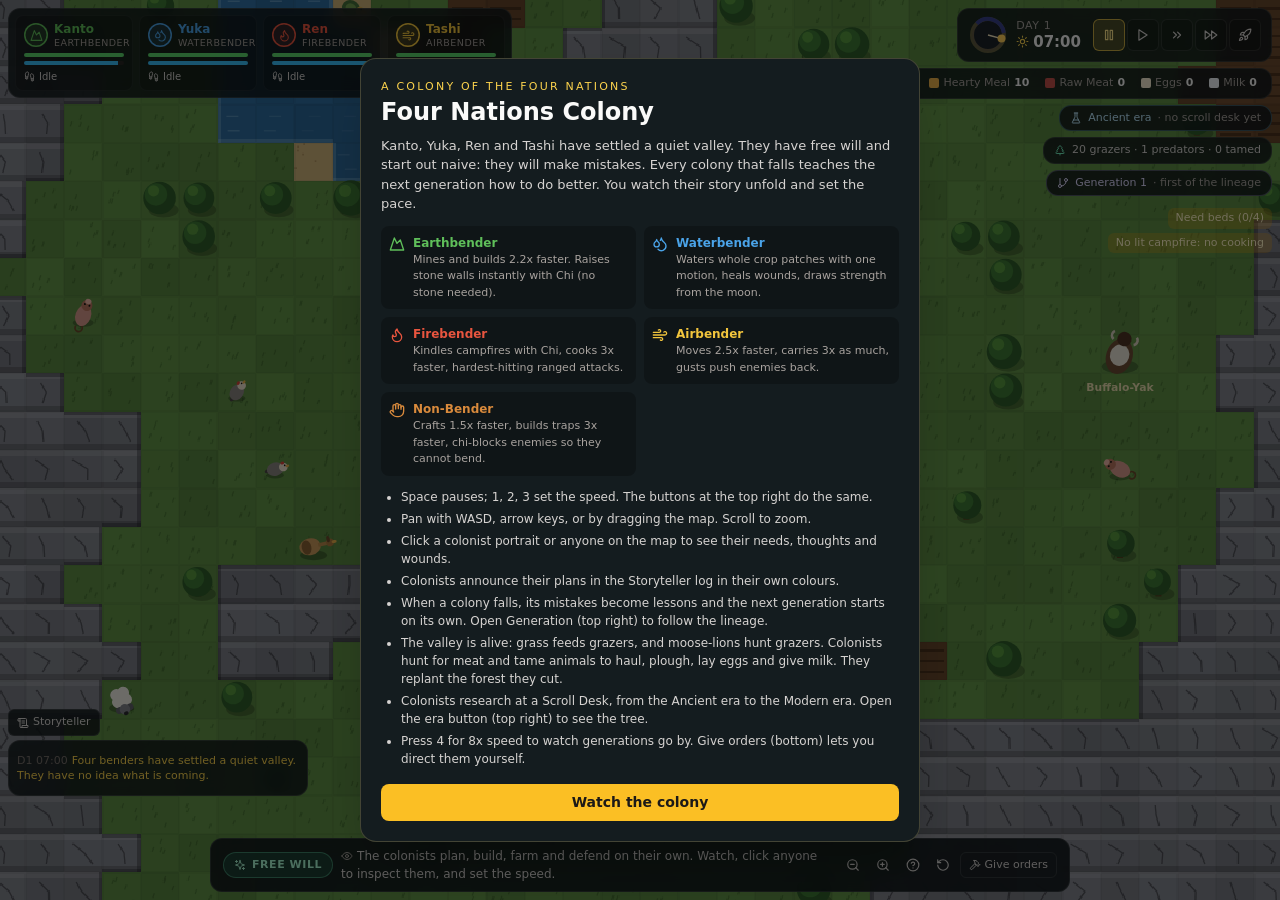
<file: avatar-colony/index.html>
<!doctype html>
<html lang="en">
<head>
<meta charset="utf-8">
<meta name="viewport" content="width=device-width, initial-scale=1, viewport-fit=cover">
<title>Four Nations Colony</title>
<meta name="claude:viewport-fit-sides" content="cover">
<style>
*,:after,:before{--tw-border-spacing-x:0;--tw-border-spacing-y:0;--tw-translate-x:0;--tw-translate-y:0;--tw-rotate:0;--tw-skew-x:0;--tw-skew-y:0;--tw-scale-x:1;--tw-scale-y:1;--tw-pan-x: ;--tw-pan-y: ;--tw-pinch-zoom: ;--tw-scroll-snap-strictness:proximity;--tw-gradient-from-position: ;--tw-gradient-via-position: ;--tw-gradient-to-position: ;--tw-ordinal: ;--tw-slashed-zero: ;--tw-numeric-figure: ;--tw-numeric-spacing: ;--tw-numeric-fraction: ;--tw-ring-inset: ;--tw-ring-offset-width:0px;--tw-ring-offset-color:#fff;--tw-ring-color:rgba(59,130,246,.5);--tw-ring-offset-shadow:0 0 #0000;--tw-ring-shadow:0 0 #0000;--tw-shadow:0 0 #0000;--tw-shadow-colored:0 0 #0000;--tw-blur: ;--tw-brightness: ;--tw-contrast: ;--tw-grayscale: ;--tw-hue-rotate: ;--tw-invert: ;--tw-saturate: ;--tw-sepia: ;--tw-drop-shadow: ;--tw-backdrop-blur: ;--tw-backdrop-brightness: ;--tw-backdrop-contrast: ;--tw-backdrop-grayscale: ;--tw-backdrop-hue-rotate: ;--tw-backdrop-invert: ;--tw-backdrop-opacity: ;--tw-backdrop-saturate: ;--tw-backdrop-sepia: ;--tw-contain-size: ;--tw-contain-layout: ;--tw-contain-paint: ;--tw-contain-style: }::backdrop{--tw-border-spacing-x:0;--tw-border-spacing-y:0;--tw-translate-x:0;--tw-translate-y:0;--tw-rotate:0;--tw-skew-x:0;--tw-skew-y:0;--tw-scale-x:1;--tw-scale-y:1;--tw-pan-x: ;--tw-pan-y: ;--tw-pinch-zoom: ;--tw-scroll-snap-strictness:proximity;--tw-gradient-from-position: ;--tw-gradient-via-position: ;--tw-gradient-to-position: ;--tw-ordinal: ;--tw-slashed-zero: ;--tw-numeric-figure: ;--tw-numeric-spacing: ;--tw-numeric-fraction: ;--tw-ring-inset: ;--tw-ring-offset-width:0px;--tw-ring-offset-color:#fff;--tw-ring-color:rgba(59,130,246,.5);--tw-ring-offset-shadow:0 0 #0000;--tw-ring-shadow:0 0 #0000;--tw-shadow:0 0 #0000;--tw-shadow-colored:0 0 #0000;--tw-blur: ;--tw-brightness: ;--tw-contrast: ;--tw-grayscale: ;--tw-hue-rotate: ;--tw-invert: ;--tw-saturate: ;--tw-sepia: ;--tw-drop-shadow: ;--tw-backdrop-blur: ;--tw-backdrop-brightness: ;--tw-backdrop-contrast: ;--tw-backdrop-grayscale: ;--tw-backdrop-hue-rotate: ;--tw-backdrop-invert: ;--tw-backdrop-opacity: ;--tw-backdrop-saturate: ;--tw-backdrop-sepia: ;--tw-contain-size: ;--tw-contain-layout: ;--tw-contain-paint: ;--tw-contain-style: }/*! tailwindcss v3.4.16 | MIT License | https://tailwindcss.com*/*,:after,:before{box-sizing:border-box;border:0 solid #e5e7eb}:after,:before{--tw-content:""}:host,html{line-height:1.5;-webkit-text-size-adjust:100%;-moz-tab-size:4;-o-tab-size:4;tab-size:4;font-family:ui-sans-serif,system-ui,sans-serif,Apple Color Emoji,Segoe UI Emoji,Segoe UI Symbol,Noto Color Emoji;font-feature-settings:normal;font-variation-settings:normal;-webkit-tap-highlight-color:transparent}body{margin:0;line-height:inherit}hr{height:0;color:inherit;border-top-width:1px}abbr:where([title]){-webkit-text-decoration:underline dotted;text-decoration:underline dotted}h1,h2,h3,h4,h5,h6{font-size:inherit;font-weight:inherit}a{color:inherit;text-decoration:inherit}b,strong{font-weight:bolder}code,kbd,pre,samp{font-family:ui-monospace,SFMono-Regular,Menlo,Monaco,Consolas,Liberation Mono,Courier New,monospace;font-feature-settings:normal;font-variation-settings:normal;font-size:1em}small{font-size:80%}sub,sup{font-size:75%;line-height:0;position:relative;vertical-align:baseline}sub{bottom:-.25em}sup{top:-.5em}table{text-indent:0;border-color:inherit;border-collapse:collapse}button,input,optgroup,select,textarea{font-family:inherit;font-feature-settings:inherit;font-variation-settings:inherit;font-size:100%;font-weight:inherit;line-height:inherit;letter-spacing:inherit;color:inherit;margin:0;padding:0}button,select{text-transform:none}button,input:where([type=button]),input:where([type=reset]),input:where([type=submit]){-webkit-appearance:button;background-color:transparent;background-image:none}:-moz-focusring{outline:auto}:-moz-ui-invalid{box-shadow:none}progress{vertical-align:baseline}::-webkit-inner-spin-button,::-webkit-outer-spin-button{height:auto}[type=search]{-webkit-appearance:textfield;outline-offset:-2px}::-webkit-search-decoration{-webkit-appearance:none}::-webkit-file-upload-button{-webkit-appearance:button;font:inherit}summary{display:list-item}blockquote,dd,dl,figure,h1,h2,h3,h4,h5,h6,hr,p,pre{margin:0}fieldset{margin:0}fieldset,legend{padding:0}menu,ol,ul{list-style:none;margin:0;padding:0}dialog{padding:0}textarea{resize:vertical}input::-moz-placeholder,textarea::-moz-placeholder{opacity:1;color:#9ca3af}input::placeholder,textarea::placeholder{opacity:1;color:#9ca3af}[role=button],button{cursor:pointer}:disabled{cursor:default}audio,canvas,embed,iframe,img,object,svg,video{display:block;vertical-align:middle}img,video{max-width:100%;height:auto}[hidden]:where(:not([hidden=until-found])){display:none}.pointer-events-none{pointer-events:none}.pointer-events-auto{pointer-events:auto}.absolute{position:absolute}.relative{position:relative}.inset-0{inset:0}.bottom-2{bottom:.5rem}.bottom-\[104px\]{bottom:104px}.left-1\/2{left:50%}.left-2{left:.5rem}.right-2{right:.5rem}.top-2{top:.5rem}.top-\[118px\]{top:118px}.z-20{z-index:20}.z-30{z-index:30}.z-40{z-index:40}.mb-0\.5{margin-bottom:.125rem}.mb-1{margin-bottom:.25rem}.mb-2{margin-bottom:.5rem}.mb-3{margin-bottom:.75rem}.mb-4{margin-bottom:1rem}.ml-1{margin-left:.25rem}.ml-auto{margin-left:auto}.mr-1{margin-right:.25rem}.mt-0\.5{margin-top:.125rem}.mt-1{margin-top:.25rem}.mt-3{margin-top:.75rem}.mt-4{margin-top:1rem}.block{display:block}.inline-block{display:inline-block}.inline{display:inline}.flex{display:flex}.\!table{display:table!important}.table{display:table}.grid{display:grid}.h-1{height:.25rem}.h-1\.5{height:.375rem}.h-2{height:.5rem}.h-2\.5{height:.625rem}.h-6{height:1.5rem}.h-8{height:2rem}.h-9{height:2.25rem}.h-full{height:100%}.max-h-\[180px\]{max-height:180px}.max-h-\[calc\(100\%-260px\)\]{max-height:calc(100% - 260px)}.max-h-full{max-height:100%}.min-h-\[120px\]{min-height:120px}.min-h-\[560px\]{min-height:560px}.w-16{width:4rem}.w-2{width:.5rem}.w-2\.5{width:.625rem}.w-6{width:1.5rem}.w-7{width:1.75rem}.w-8{width:2rem}.w-9{width:2.25rem}.w-\[118px\]{width:118px}.w-\[min\(300px\2c calc\(100\%-16px\)\)\]{width:min(300px,calc(100% - 16px))}.w-\[min\(520px\2c 100\%\)\]{width:min(520px,100%)}.w-\[min\(520px\2c calc\(100\%-32px\)\)\]{width:min(520px,calc(100% - 32px))}.w-\[min\(560px\2c 100\%\)\]{width:min(560px,100%)}.w-\[min\(620px\2c 100\%\)\]{width:min(620px,100%)}.w-\[min\(860px\2c calc\(100\%-16px\)\)\]{width:min(860px,calc(100% - 16px))}.w-\[min\(980px\2c 100\%\)\]{width:min(980px,100%)}.w-full{width:100%}.min-w-0{min-width:0}.min-w-\[320px\]{min-width:320px}.min-w-\[78px\]{min-width:78px}.max-w-\[230px\]{max-width:230px}.max-w-full{max-width:100%}.flex-1{flex:1 1 0%}.shrink-0{flex-shrink:0}.grow{flex-grow:1}.-translate-x-1\/2{--tw-translate-x:-50%;transform:translate(var(--tw-translate-x),var(--tw-translate-y)) rotate(var(--tw-rotate)) skewX(var(--tw-skew-x)) skewY(var(--tw-skew-y)) scaleX(var(--tw-scale-x)) scaleY(var(--tw-scale-y))}.cursor-pointer{cursor:pointer}.touch-none{touch-action:none}.select-none{-webkit-user-select:none;-moz-user-select:none;user-select:none}.resize{resize:both}.list-disc{list-style-type:disc}.grid-cols-1{grid-template-columns:repeat(1,minmax(0,1fr))}.flex-col{flex-direction:column}.flex-wrap{flex-wrap:wrap}.items-start{align-items:flex-start}.items-end{align-items:flex-end}.items-center{align-items:center}.justify-end{justify-content:flex-end}.justify-center{justify-content:center}.justify-between{justify-content:space-between}.gap-0\.5{gap:.125rem}.gap-1{gap:.25rem}.gap-1\.5{gap:.375rem}.gap-2{gap:.5rem}.gap-3{gap:.75rem}.space-y-0\.5>:not([hidden])~:not([hidden]){--tw-space-y-reverse:0;margin-top:calc(.125rem*(1 - var(--tw-space-y-reverse)));margin-bottom:calc(.125rem*var(--tw-space-y-reverse))}.space-y-1>:not([hidden])~:not([hidden]){--tw-space-y-reverse:0;margin-top:calc(.25rem*(1 - var(--tw-space-y-reverse)));margin-bottom:calc(.25rem*var(--tw-space-y-reverse))}.overflow-hidden{overflow:hidden}.overflow-x-auto{overflow-x:auto}.overflow-y-auto{overflow-y:auto}.truncate{overflow:hidden;text-overflow:ellipsis}.truncate,.whitespace-nowrap{white-space:nowrap}.rounded{border-radius:.25rem}.rounded-2xl{border-radius:1rem}.rounded-full{border-radius:9999px}.rounded-lg{border-radius:.5rem}.rounded-md{border-radius:.375rem}.rounded-sm{border-radius:.125rem}.rounded-xl{border-radius:.75rem}.border{border-width:1px}.border-b{border-bottom-width:1px}.border-amber-200\/20{border-color:hsla(48,97%,77%,.2)}.border-amber-200\/40{border-color:hsla(48,97%,77%,.4)}.border-amber-300\/70{border-color:rgba(252,211,77,.7)}.border-emerald-300\/40{border-color:rgba(110,231,183,.4)}.border-orange-300\/40{border-color:hsla(31,97%,72%,.4)}.border-rose-300\/50{border-color:rgba(253,164,175,.5)}.border-sky-300\/30{border-color:rgba(125,211,252,.3)}.border-sky-300\/40{border-color:rgba(125,211,252,.4)}.border-violet-300\/30{border-color:rgba(196,181,253,.3)}.border-white\/10{border-color:hsla(0,0%,100%,.1)}.border-white\/15{border-color:hsla(0,0%,100%,.15)}.border-white\/20{border-color:hsla(0,0%,100%,.2)}.border-white\/5{border-color:hsla(0,0%,100%,.05)}.border-white\/60{border-color:hsla(0,0%,100%,.6)}.bg-\[\#0d1214\]{--tw-bg-opacity:1;background-color:rgb(13 18 20/var(--tw-bg-opacity,1))}.bg-\[\#11181b\]\/85{background-color:rgba(17,24,27,.85)}.bg-\[\#11181b\]\/90{background-color:rgba(17,24,27,.9)}.bg-\[\#12171c\]{--tw-bg-opacity:1;background-color:rgb(18 23 28/var(--tw-bg-opacity,1))}.bg-\[\#14161c\]{--tw-bg-opacity:1;background-color:rgb(20 22 28/var(--tw-bg-opacity,1))}.bg-\[\#141c1f\]{--tw-bg-opacity:1;background-color:rgb(20 28 31/var(--tw-bg-opacity,1))}.bg-\[\#16131c\]{--tw-bg-opacity:1;background-color:rgb(22 19 28/var(--tw-bg-opacity,1))}.bg-\[\#c4b5fd\]{--tw-bg-opacity:1;background-color:rgb(196 181 253/var(--tw-bg-opacity,1))}.bg-\[\#d6a35c\]{--tw-bg-opacity:1;background-color:rgb(214 163 92/var(--tw-bg-opacity,1))}.bg-\[\#f87171\]{--tw-bg-opacity:1;background-color:rgb(248 113 113/var(--tw-bg-opacity,1))}.bg-\[\#facc15\]{--tw-bg-opacity:1;background-color:rgb(250 204 21/var(--tw-bg-opacity,1))}.bg-\[\#fb923c\]{--tw-bg-opacity:1;background-color:rgb(251 146 60/var(--tw-bg-opacity,1))}.bg-amber-300{--tw-bg-opacity:1;background-color:rgb(252 211 77/var(--tw-bg-opacity,1))}.bg-amber-300\/10{background-color:rgba(252,211,77,.1)}.bg-amber-300\/15{background-color:rgba(252,211,77,.15)}.bg-amber-300\/20{background-color:rgba(252,211,77,.2)}.bg-amber-400{--tw-bg-opacity:1;background-color:rgb(251 191 36/var(--tw-bg-opacity,1))}.bg-amber-500\/25{background-color:rgba(245,158,11,.25)}.bg-amber-700\/20{background-color:rgba(180,83,9,.2)}.bg-black\/20{background-color:rgba(0,0,0,.2)}.bg-black\/25{background-color:rgba(0,0,0,.25)}.bg-black\/55{background-color:rgba(0,0,0,.55)}.bg-black\/60{background-color:rgba(0,0,0,.6)}.bg-black\/70{background-color:rgba(0,0,0,.7)}.bg-emerald-400\/10{background-color:rgba(52,211,153,.1)}.bg-emerald-400\/15{background-color:rgba(52,211,153,.15)}.bg-orange-400\/15{background-color:rgba(251,146,60,.15)}.bg-rose-400{--tw-bg-opacity:1;background-color:rgb(251 113 133/var(--tw-bg-opacity,1))}.bg-rose-500\/20{background-color:rgba(244,63,94,.2)}.bg-rose-500\/80{background-color:rgba(244,63,94,.8)}.bg-rose-600\/70{background-color:rgba(225,29,72,.7)}.bg-rose-600\/80{background-color:rgba(225,29,72,.8)}.bg-sky-400{--tw-bg-opacity:1;background-color:rgb(56 189 248/var(--tw-bg-opacity,1))}.bg-sky-400\/15{background-color:rgba(56,189,248,.15)}.bg-stone-600\/60{background-color:rgba(87,83,78,.6)}.bg-stone-800{--tw-bg-opacity:1;background-color:rgb(41 37 36/var(--tw-bg-opacity,1))}.bg-teal-500\/70{background-color:rgba(20,184,166,.7)}.bg-teal-600\/50{background-color:rgba(13,148,136,.5)}.bg-violet-300{--tw-bg-opacity:1;background-color:rgb(196 181 253/var(--tw-bg-opacity,1))}.bg-white\/10{background-color:hsla(0,0%,100%,.1)}.bg-white\/15{background-color:hsla(0,0%,100%,.15)}.p-1{padding:.25rem}.p-1\.5{padding:.375rem}.p-2{padding:.5rem}.p-3{padding:.75rem}.p-4{padding:1rem}.p-5{padding:1.25rem}.px-1{padding-left:.25rem;padding-right:.25rem}.px-1\.5{padding-left:.375rem;padding-right:.375rem}.px-2{padding-left:.5rem;padding-right:.5rem}.px-2\.5{padding-left:.625rem;padding-right:.625rem}.px-3{padding-left:.75rem;padding-right:.75rem}.px-4{padding-left:1rem;padding-right:1rem}.py-0\.5{padding-top:.125rem;padding-bottom:.125rem}.py-1{padding-top:.25rem;padding-bottom:.25rem}.py-1\.5{padding-top:.375rem;padding-bottom:.375rem}.py-2{padding-top:.5rem;padding-bottom:.5rem}.py-2\.5{padding-top:.625rem;padding-bottom:.625rem}.pl-5{padding-left:1.25rem}.pr-6{padding-right:1.5rem}.text-left{text-align:left}.text-center{text-align:center}.text-right{text-align:right}.align-\[-2px\]{vertical-align:-2px}.font-sans{font-family:ui-sans-serif,system-ui,sans-serif,Apple Color Emoji,Segoe UI Emoji,Segoe UI Symbol,Noto Color Emoji}.text-2xl{font-size:1.5rem;line-height:2rem}.text-\[10\.5px\]{font-size:10.5px}.text-\[10px\]{font-size:10px}.text-\[11px\]{font-size:11px}.text-\[12px\]{font-size:12px}.text-\[13px\]{font-size:13px}.text-\[14px\]{font-size:14px}.text-\[15px\]{font-size:15px}.text-\[16px\]{font-size:16px}.text-\[9\.5px\]{font-size:9.5px}.text-xl{font-size:1.25rem;line-height:1.75rem}.font-normal{font-weight:400}.font-semibold{font-weight:600}.uppercase{text-transform:uppercase}.italic{font-style:italic}.tabular-nums{--tw-numeric-spacing:tabular-nums;font-variant-numeric:var(--tw-ordinal) var(--tw-slashed-zero) var(--tw-numeric-figure) var(--tw-numeric-spacing) var(--tw-numeric-fraction)}.leading-snug{line-height:1.375}.leading-tight{line-height:1.25}.tracking-\[0\.18em\]{letter-spacing:.18em}.tracking-\[0\.2em\]{letter-spacing:.2em}.tracking-wider{letter-spacing:.05em}.text-amber-100{--tw-text-opacity:1;color:rgb(254 243 199/var(--tw-text-opacity,1))}.text-amber-200{--tw-text-opacity:1;color:rgb(253 230 138/var(--tw-text-opacity,1))}.text-amber-300{--tw-text-opacity:1;color:rgb(252 211 77/var(--tw-text-opacity,1))}.text-emerald-200{--tw-text-opacity:1;color:rgb(167 243 208/var(--tw-text-opacity,1))}.text-emerald-300{--tw-text-opacity:1;color:rgb(110 231 183/var(--tw-text-opacity,1))}.text-indigo-300{--tw-text-opacity:1;color:rgb(165 180 252/var(--tw-text-opacity,1))}.text-orange-200{--tw-text-opacity:1;color:rgb(254 215 170/var(--tw-text-opacity,1))}.text-rose-200{--tw-text-opacity:1;color:rgb(254 205 211/var(--tw-text-opacity,1))}.text-rose-300{--tw-text-opacity:1;color:rgb(253 164 175/var(--tw-text-opacity,1))}.text-rose-400{--tw-text-opacity:1;color:rgb(251 113 133/var(--tw-text-opacity,1))}.text-sky-200{--tw-text-opacity:1;color:rgb(186 230 253/var(--tw-text-opacity,1))}.text-sky-300{--tw-text-opacity:1;color:rgb(125 211 252/var(--tw-text-opacity,1))}.text-stone-100{--tw-text-opacity:1;color:rgb(245 245 244/var(--tw-text-opacity,1))}.text-stone-200{--tw-text-opacity:1;color:rgb(231 229 228/var(--tw-text-opacity,1))}.text-stone-300{--tw-text-opacity:1;color:rgb(214 211 209/var(--tw-text-opacity,1))}.text-stone-400{--tw-text-opacity:1;color:rgb(168 162 158/var(--tw-text-opacity,1))}.text-stone-50{--tw-text-opacity:1;color:rgb(250 250 249/var(--tw-text-opacity,1))}.text-stone-500{--tw-text-opacity:1;color:rgb(120 113 108/var(--tw-text-opacity,1))}.text-stone-900{--tw-text-opacity:1;color:rgb(28 25 23/var(--tw-text-opacity,1))}.text-teal-200{--tw-text-opacity:1;color:rgb(153 246 228/var(--tw-text-opacity,1))}.text-violet-200{--tw-text-opacity:1;color:rgb(221 214 254/var(--tw-text-opacity,1))}.text-violet-300{--tw-text-opacity:1;color:rgb(196 181 253/var(--tw-text-opacity,1))}.text-white{--tw-text-opacity:1;color:rgb(255 255 255/var(--tw-text-opacity,1))}.opacity-45{opacity:.45}.opacity-50{opacity:.5}.shadow-2xl{--tw-shadow:0 25px 50px -12px rgba(0,0,0,.25);--tw-shadow-colored:0 25px 50px -12px var(--tw-shadow-color);box-shadow:var(--tw-ring-offset-shadow,0 0 #0000),var(--tw-ring-shadow,0 0 #0000),var(--tw-shadow)}.outline{outline-style:solid}.ring{--tw-ring-offset-shadow:var(--tw-ring-inset) 0 0 0 var(--tw-ring-offset-width) var(--tw-ring-offset-color);--tw-ring-shadow:var(--tw-ring-inset) 0 0 0 calc(3px + var(--tw-ring-offset-width)) var(--tw-ring-color);box-shadow:var(--tw-ring-offset-shadow),var(--tw-ring-shadow),var(--tw-shadow,0 0 #0000)}.blur{--tw-blur:blur(8px)}.blur,.filter{filter:var(--tw-blur) var(--tw-brightness) var(--tw-contrast) var(--tw-grayscale) var(--tw-hue-rotate) var(--tw-invert) var(--tw-saturate) var(--tw-sepia) var(--tw-drop-shadow)}.backdrop-blur{--tw-backdrop-blur:blur(8px);-webkit-backdrop-filter:var(--tw-backdrop-blur) var(--tw-backdrop-brightness) var(--tw-backdrop-contrast) var(--tw-backdrop-grayscale) var(--tw-backdrop-hue-rotate) var(--tw-backdrop-invert) var(--tw-backdrop-opacity) var(--tw-backdrop-saturate) var(--tw-backdrop-sepia);backdrop-filter:var(--tw-backdrop-blur) var(--tw-backdrop-brightness) var(--tw-backdrop-contrast) var(--tw-backdrop-grayscale) var(--tw-backdrop-hue-rotate) var(--tw-backdrop-invert) var(--tw-backdrop-opacity) var(--tw-backdrop-saturate) var(--tw-backdrop-sepia)}.transition-\[width\]{transition-property:width;transition-timing-function:cubic-bezier(.4,0,.2,1);transition-duration:.15s}.transition-colors{transition-property:color,background-color,border-color,text-decoration-color,fill,stroke;transition-timing-function:cubic-bezier(.4,0,.2,1);transition-duration:.15s}.duration-300{transition-duration:.3s}.last\:border-0:last-child{border-width:0}.hover\:border-amber-300\/70:hover{border-color:rgba(252,211,77,.7)}.hover\:bg-amber-300:hover{--tw-bg-opacity:1;background-color:rgb(252 211 77/var(--tw-bg-opacity,1))}.hover\:bg-emerald-400\/20:hover{background-color:rgba(52,211,153,.2)}.hover\:bg-rose-300:hover{--tw-bg-opacity:1;background-color:rgb(253 164 175/var(--tw-bg-opacity,1))}.hover\:bg-rose-500:hover{--tw-bg-opacity:1;background-color:rgb(244 63 94/var(--tw-bg-opacity,1))}.hover\:bg-sky-400\/10:hover{background-color:rgba(56,189,248,.1)}.hover\:bg-teal-500:hover{--tw-bg-opacity:1;background-color:rgb(20 184 166/var(--tw-bg-opacity,1))}.hover\:bg-violet-200:hover{--tw-bg-opacity:1;background-color:rgb(221 214 254/var(--tw-bg-opacity,1))}.hover\:bg-violet-400\/10:hover{background-color:rgba(167,139,250,.1)}.hover\:bg-white\/10:hover{background-color:hsla(0,0%,100%,.1)}.hover\:bg-white\/5:hover{background-color:hsla(0,0%,100%,.05)}.hover\:text-white:hover{--tw-text-opacity:1;color:rgb(255 255 255/var(--tw-text-opacity,1))}@media (min-width:640px){.sm\:grid-cols-2{grid-template-columns:repeat(2,minmax(0,1fr))}}@media (min-width:1024px){.lg\:grid-cols-5{grid-template-columns:repeat(5,minmax(0,1fr))}}

  /* Single deliberate dark look: a valley at dusk. */
  :root { --bg: #0d1214; --fg: #eae6dc; color-scheme: dark; }
  html, body { height: 100%; margin: 0; background: var(--bg); color: var(--fg); overflow: hidden; }
  #root { height: 100%; padding-left: env(safe-area-inset-left, 0px); padding-right: env(safe-area-inset-right, 0px); box-sizing: border-box; }
  button:focus-visible { outline: 2px solid #fbbf24; outline-offset: 2px; }
  @media (prefers-reduced-motion: reduce) { * { transition: none !important; } }
</style>
</head>
<body>
<div id="root"></div>
<script>
(()=>{var Um=Object.create;var xd=Object.defineProperty;var _m=Object.getOwnPropertyDescriptor;var Wm=Object.getOwnPropertyNames;var jm=Object.getPrototypeOf,$m=Object.prototype.hasOwnProperty;var Ot=(e,t)=>()=>(t||e((t={exports:{}}).exports,t),t.exports);var Vm=(e,t,a,r)=>{if(t&&typeof t=="object"||typeof t=="function")for(let o of Wm(t))!$m.call(e,o)&&o!==a&&xd(e,o,{get:()=>t[o],enumerable:!(r=_m(t,o))||r.enumerable});return e};var aa=(e,t,a)=>(a=e!=null?Um(jm(e)):{},Vm(t||!e||!e.__esModule?xd(a,"default",{value:e,enumerable:!0}):a,e));var Rd=Ot(_=>{"use strict";var po=Symbol.for("react.element"),qm=Symbol.for("react.portal"),Km=Symbol.for("react.fragment"),Xm=Symbol.for("react.strict_mode"),Qm=Symbol.for("react.profiler"),Zm=Symbol.for("react.provider"),Jm=Symbol.for("react.context"),Ym=Symbol.for("react.forward_ref"),Gm=Symbol.for("react.suspense"),eh=Symbol.for("react.memo"),th=Symbol.for("react.lazy"),wd=Symbol.iterator;function ah(e){return e===null||typeof e!="object"?null:(e=wd&&e[wd]||e["@@iterator"],typeof e=="function"?e:null)}var Id={isMounted:function(){return!1},enqueueForceUpdate:function(){},enqueueReplaceState:function(){},enqueueSetState:function(){}},Sd=Object.assign,Cd={};function fr(e,t,a){this.props=e,this.context=t,this.refs=Cd,this.updater=a||Id}fr.prototype.isReactComponent={};fr.prototype.setState=function(e,t){if(typeof e!="object"&&typeof e!="function"&&e!=null)throw Error("setState(...): takes an object of state variables to update or a function which returns an object of state variables.");this.updater.enqueueSetState(this,e,t,"setState")};fr.prototype.forceUpdate=function(e){this.updater.enqueueForceUpdate(this,e,"forceUpdate")};function bd(){}bd.prototype=fr.prototype;function Cs(e,t,a){this.props=e,this.context=t,this.refs=Cd,this.updater=a||Id}var bs=Cs.prototype=new bd;bs.constructor=Cs;Sd(bs,fr.prototype);bs.isPureReactComponent=!0;var Ld=Array.isArray,Md=Object.prototype.hasOwnProperty,Ms={current:null},Pd={key:!0,ref:!0,__self:!0,__source:!0};function Td(e,t,a){var r,o={},n=null,l=null;if(t!=null)for(r in t.ref!==void 0&&(l=t.ref),t.key!==void 0&&(n=""+t.key),t)Md.call(t,r)&&!Pd.hasOwnProperty(r)&&(o[r]=t[r]);var s=arguments.length-2;if(s===1)o.children=a;else if(1<s){for(var i=Array(s),u=0;u<s;u++)i[u]=arguments[u+2];o.children=i}if(e&&e.defaultProps)for(r in s=e.defaultProps,s)o[r]===void 0&&(o[r]=s[r]);return{$$typeof:po,type:e,key:n,ref:l,props:o,_owner:Ms.current}}function rh(e,t){return{$$typeof:po,type:e.type,key:t,ref:e.ref,props:e.props,_owner:e._owner}}function Ps(e){return typeof e=="object"&&e!==null&&e.$$typeof===po}function oh(e){var t={"=":"=0",":":"=2"};return"$"+e.replace(/[=:]/g,function(a){return t[a]})}var kd=/\/+/g;function Ss(e,t){return typeof e=="object"&&e!==null&&e.key!=null?oh(""+e.key):t.toString(36)}function Un(e,t,a,r,o){var n=typeof e;(n==="undefined"||n==="boolean")&&(e=null);var l=!1;if(e===null)l=!0;else switch(n){case"string":case"number":l=!0;break;case"object":switch(e.$$typeof){case po:case qm:l=!0}}if(l)return l=e,o=o(l),e=r===""?"."+Ss(l,0):r,Ld(o)?(a="",e!=null&&(a=e.replace(kd,"$&/")+"/"),Un(o,t,a,"",function(u){return u})):o!=null&&(Ps(o)&&(o=rh(o,a+(!o.key||l&&l.key===o.key?"":(""+o.key).replace(kd,"$&/")+"/")+e)),t.push(o)),1;if(l=0,r=r===""?".":r+":",Ld(e))for(var s=0;s<e.length;s++){n=e[s];var i=r+Ss(n,s);l+=Un(n,t,a,i,o)}else if(i=ah(e),typeof i=="function")for(e=i.call(e),s=0;!(n=e.next()).done;)n=n.value,i=r+Ss(n,s++),l+=Un(n,t,a,i,o);else if(n==="object")throw t=String(e),Error("Objects are not valid as a React child (found: "+(t==="[object Object]"?"object with keys {"+Object.keys(e).join(", ")+"}":t)+"). If you meant to render a collection of children, use an array instead.");return l}function Hn(e,t,a){if(e==null)return e;var r=[],o=0;return Un(e,r,"","",function(n){return t.call(a,n,o++)}),r}function nh(e){if(e._status===-1){var t=e._result;t=t(),t.then(function(a){(e._status===0||e._status===-1)&&(e._status=1,e._result=a)},function(a){(e._status===0||e._status===-1)&&(e._status=2,e._result=a)}),e._status===-1&&(e._status=0,e._result=t)}if(e._status===1)return e._result.default;throw e._result}var ze={current:null},_n={transition:null},lh={ReactCurrentDispatcher:ze,ReactCurrentBatchConfig:_n,ReactCurrentOwner:Ms};function Fd(){throw Error("act(...) is not supported in production builds of React.")}_.Children={map:Hn,forEach:function(e,t,a){Hn(e,function(){t.apply(this,arguments)},a)},count:function(e){var t=0;return Hn(e,function(){t++}),t},toArray:function(e){return Hn(e,function(t){return t})||[]},only:function(e){if(!Ps(e))throw Error("React.Children.only expected to receive a single React element child.");return e}};_.Component=fr;_.Fragment=Km;_.Profiler=Qm;_.PureComponent=Cs;_.StrictMode=Xm;_.Suspense=Gm;_.__SECRET_INTERNALS_DO_NOT_USE_OR_YOU_WILL_BE_FIRED=lh;_.act=Fd;_.cloneElement=function(e,t,a){if(e==null)throw Error("React.cloneElement(...): The argument must be a React element, but you passed "+e+".");var r=Sd({},e.props),o=e.key,n=e.ref,l=e._owner;if(t!=null){if(t.ref!==void 0&&(n=t.ref,l=Ms.current),t.key!==void 0&&(o=""+t.key),e.type&&e.type.defaultProps)var s=e.type.defaultProps;for(i in t)Md.call(t,i)&&!Pd.hasOwnProperty(i)&&(r[i]=t[i]===void 0&&s!==void 0?s[i]:t[i])}var i=arguments.length-2;if(i===1)r.children=a;else if(1<i){s=Array(i);for(var u=0;u<i;u++)s[u]=arguments[u+2];r.children=s}return{$$typeof:po,type:e.type,key:o,ref:n,props:r,_owner:l}};_.createContext=function(e){return e={$$typeof:Jm,_currentValue:e,_currentValue2:e,_threadCount:0,Provider:null,Consumer:null,_defaultValue:null,_globalName:null},e.Provider={$$typeof:Zm,_context:e},e.Consumer=e};_.createElement=Td;_.createFactory=function(e){var t=Td.bind(null,e);return t.type=e,t};_.createRef=function(){return{current:null}};_.forwardRef=function(e){return{$$typeof:Ym,render:e}};_.isValidElement=Ps;_.lazy=function(e){return{$$typeof:th,_payload:{_status:-1,_result:e},_init:nh}};_.memo=function(e,t){return{$$typeof:eh,type:e,compare:t===void 0?null:t}};_.startTransition=function(e){var t=_n.transition;_n.transition={};try{e()}finally{_n.transition=t}};_.unstable_act=Fd;_.useCallback=function(e,t){return ze.current.useCallback(e,t)};_.useContext=function(e){return ze.current.useContext(e)};_.useDebugValue=function(){};_.useDeferredValue=function(e){return ze.current.useDeferredValue(e)};_.useEffect=function(e,t){return ze.current.useEffect(e,t)};_.useId=function(){return ze.current.useId()};_.useImperativeHandle=function(e,t,a){return ze.current.useImperativeHandle(e,t,a)};_.useInsertionEffect=function(e,t){return ze.current.useInsertionEffect(e,t)};_.useLayoutEffect=function(e,t){return ze.current.useLayoutEffect(e,t)};_.useMemo=function(e,t){return ze.current.useMemo(e,t)};_.useReducer=function(e,t,a){return ze.current.useReducer(e,t,a)};_.useRef=function(e){return ze.current.useRef(e)};_.useState=function(e){return ze.current.useState(e)};_.useSyncExternalStore=function(e,t,a){return ze.current.useSyncExternalStore(e,t,a)};_.useTransition=function(){return ze.current.useTransition()};_.version="18.3.1"});var cr=Ot((X1,Ad)=>{"use strict";Ad.exports=Rd()});var Wd=Ot(G=>{"use strict";function As(e,t){var a=e.length;e.push(t);e:for(;0<a;){var r=a-1>>>1,o=e[r];if(0<Wn(o,t))e[r]=t,e[a]=o,a=r;else break e}}function ht(e){return e.length===0?null:e[0]}function $n(e){if(e.length===0)return null;var t=e[0],a=e.pop();if(a!==t){e[0]=a;e:for(var r=0,o=e.length,n=o>>>1;r<n;){var l=2*(r+1)-1,s=e[l],i=l+1,u=e[i];if(0>Wn(s,a))i<o&&0>Wn(u,s)?(e[r]=u,e[i]=a,r=i):(e[r]=s,e[l]=a,r=l);else if(i<o&&0>Wn(u,a))e[r]=u,e[i]=a,r=i;else break e}}return t}function Wn(e,t){var a=e.sortIndex-t.sortIndex;return a!==0?a:e.id-t.id}typeof performance=="object"&&typeof performance.now=="function"?(Dd=performance,G.unstable_now=function(){return Dd.now()}):(Ts=Date,Ed=Ts.now(),G.unstable_now=function(){return Ts.now()-Ed});var Dd,Ts,Ed,Pt=[],ra=[],sh=1,lt=null,Te=3,Vn=!1,Fa=!1,ho=!1,Bd=typeof setTimeout=="function"?setTimeout:null,Od=typeof clearTimeout=="function"?clearTimeout:null,Nd=typeof setImmediate<"u"?setImmediate:null;typeof navigator<"u"&&navigator.scheduling!==void 0&&navigator.scheduling.isInputPending!==void 0&&navigator.scheduling.isInputPending.bind(navigator.scheduling);function Ds(e){for(var t=ht(ra);t!==null;){if(t.callback===null)$n(ra);else if(t.startTime<=e)$n(ra),t.sortIndex=t.expirationTime,As(Pt,t);else break;t=ht(ra)}}function Es(e){if(ho=!1,Ds(e),!Fa)if(ht(Pt)!==null)Fa=!0,zs(Ns);else{var t=ht(ra);t!==null&&Bs(Es,t.startTime-e)}}function Ns(e,t){Fa=!1,ho&&(ho=!1,Od(go),go=-1),Vn=!0;var a=Te;try{for(Ds(t),lt=ht(Pt);lt!==null&&(!(lt.expirationTime>t)||e&&!_d());){var r=lt.callback;if(typeof r=="function"){lt.callback=null,Te=lt.priorityLevel;var o=r(lt.expirationTime<=t);t=G.unstable_now(),typeof o=="function"?lt.callback=o:lt===ht(Pt)&&$n(Pt),Ds(t)}else $n(Pt);lt=ht(Pt)}if(lt!==null)var n=!0;else{var l=ht(ra);l!==null&&Bs(Es,l.startTime-t),n=!1}return n}finally{lt=null,Te=a,Vn=!1}}var qn=!1,jn=null,go=-1,Hd=5,Ud=-1;function _d(){return!(G.unstable_now()-Ud<Hd)}function Fs(){if(jn!==null){var e=G.unstable_now();Ud=e;var t=!0;try{t=jn(!0,e)}finally{t?mo():(qn=!1,jn=null)}}else qn=!1}var mo;typeof Nd=="function"?mo=function(){Nd(Fs)}:typeof MessageChannel<"u"?(Rs=new MessageChannel,zd=Rs.port2,Rs.port1.onmessage=Fs,mo=function(){zd.postMessage(null)}):mo=function(){Bd(Fs,0)};var Rs,zd;function zs(e){jn=e,qn||(qn=!0,mo())}function Bs(e,t){go=Bd(function(){e(G.unstable_now())},t)}G.unstable_IdlePriority=5;G.unstable_ImmediatePriority=1;G.unstable_LowPriority=4;G.unstable_NormalPriority=3;G.unstable_Profiling=null;G.unstable_UserBlockingPriority=2;G.unstable_cancelCallback=function(e){e.callback=null};G.unstable_continueExecution=function(){Fa||Vn||(Fa=!0,zs(Ns))};G.unstable_forceFrameRate=function(e){0>e||125<e?console.error("forceFrameRate takes a positive int between 0 and 125, forcing frame rates higher than 125 fps is not supported"):Hd=0<e?Math.floor(1e3/e):5};G.unstable_getCurrentPriorityLevel=function(){return Te};G.unstable_getFirstCallbackNode=function(){return ht(Pt)};G.unstable_next=function(e){switch(Te){case 1:case 2:case 3:var t=3;break;default:t=Te}var a=Te;Te=t;try{return e()}finally{Te=a}};G.unstable_pauseExecution=function(){};G.unstable_requestPaint=function(){};G.unstable_runWithPriority=function(e,t){switch(e){case 1:case 2:case 3:case 4:case 5:break;default:e=3}var a=Te;Te=e;try{return t()}finally{Te=a}};G.unstable_scheduleCallback=function(e,t,a){var r=G.unstable_now();switch(typeof a=="object"&&a!==null?(a=a.delay,a=typeof a=="number"&&0<a?r+a:r):a=r,e){case 1:var o=-1;break;case 2:o=250;break;case 5:o=1073741823;break;case 4:o=1e4;break;default:o=5e3}return o=a+o,e={id:sh++,callback:t,priorityLevel:e,startTime:a,expirationTime:o,sortIndex:-1},a>r?(e.sortIndex=a,As(ra,e),ht(Pt)===null&&e===ht(ra)&&(ho?(Od(go),go=-1):ho=!0,Bs(Es,a-r))):(e.sortIndex=o,As(Pt,e),Fa||Vn||(Fa=!0,zs(Ns))),e};G.unstable_shouldYield=_d;G.unstable_wrapCallback=function(e){var t=Te;return function(){var a=Te;Te=t;try{return e.apply(this,arguments)}finally{Te=a}}}});var $d=Ot((Z1,jd)=>{"use strict";jd.exports=Wd()});var Qp=Ot(at=>{"use strict";var ih=cr(),et=$d();function C(e){for(var t="https://reactjs.org/docs/error-decoder.html?invariant="+e,a=1;a<arguments.length;a++)t+="&args[]="+encodeURIComponent(arguments[a]);return"Minified React error #"+e+"; visit "+t+" for the full message or use the non-minified dev environment for full errors and additional helpful warnings."}var Yf=new Set,Oo={};function ja(e,t){Dr(e,t),Dr(e+"Capture",t)}function Dr(e,t){for(Oo[e]=t,e=0;e<t.length;e++)Yf.add(t[e])}var $t=!(typeof window>"u"||typeof window.document>"u"||typeof window.document.createElement>"u"),li=Object.prototype.hasOwnProperty,uh=/^[:A-Z_a-z\u00C0-\u00D6\u00D8-\u00F6\u00F8-\u02FF\u0370-\u037D\u037F-\u1FFF\u200C-\u200D\u2070-\u218F\u2C00-\u2FEF\u3001-\uD7FF\uF900-\uFDCF\uFDF0-\uFFFD][:A-Z_a-z\u00C0-\u00D6\u00D8-\u00F6\u00F8-\u02FF\u0370-\u037D\u037F-\u1FFF\u200C-\u200D\u2070-\u218F\u2C00-\u2FEF\u3001-\uD7FF\uF900-\uFDCF\uFDF0-\uFFFD\-.0-9\u00B7\u0300-\u036F\u203F-\u2040]*$/,Vd={},qd={};function dh(e){return li.call(qd,e)?!0:li.call(Vd,e)?!1:uh.test(e)?qd[e]=!0:(Vd[e]=!0,!1)}function fh(e,t,a,r){if(a!==null&&a.type===0)return!1;switch(typeof t){case"function":case"symbol":return!0;case"boolean":return r?!1:a!==null?!a.acceptsBooleans:(e=e.toLowerCase().slice(0,5),e!=="data-"&&e!=="aria-");default:return!1}}function ch(e,t,a,r){if(t===null||typeof t>"u"||fh(e,t,a,r))return!0;if(r)return!1;if(a!==null)switch(a.type){case 3:return!t;case 4:return t===!1;case 5:return isNaN(t);case 6:return isNaN(t)||1>t}return!1}function He(e,t,a,r,o,n,l){this.acceptsBooleans=t===2||t===3||t===4,this.attributeName=r,this.attributeNamespace=o,this.mustUseProperty=a,this.propertyName=e,this.type=t,this.sanitizeURL=n,this.removeEmptyString=l}var Me={};"children dangerouslySetInnerHTML defaultValue defaultChecked innerHTML suppressContentEditableWarning suppressHydrationWarning style".split(" ").forEach(function(e){Me[e]=new He(e,0,!1,e,null,!1,!1)});[["acceptCharset","accept-charset"],["className","class"],["htmlFor","for"],["httpEquiv","http-equiv"]].forEach(function(e){var t=e[0];Me[t]=new He(t,1,!1,e[1],null,!1,!1)});["contentEditable","draggable","spellCheck","value"].forEach(function(e){Me[e]=new He(e,2,!1,e.toLowerCase(),null,!1,!1)});["autoReverse","externalResourcesRequired","focusable","preserveAlpha"].forEach(function(e){Me[e]=new He(e,2,!1,e,null,!1,!1)});"allowFullScreen async autoFocus autoPlay controls default defer disabled disablePictureInPicture disableRemotePlayback formNoValidate hidden loop noModule noValidate open playsInline readOnly required reversed scoped seamless itemScope".split(" ").forEach(function(e){Me[e]=new He(e,3,!1,e.toLowerCase(),null,!1,!1)});["checked","multiple","muted","selected"].forEach(function(e){Me[e]=new He(e,3,!0,e,null,!1,!1)});["capture","download"].forEach(function(e){Me[e]=new He(e,4,!1,e,null,!1,!1)});["cols","rows","size","span"].forEach(function(e){Me[e]=new He(e,6,!1,e,null,!1,!1)});["rowSpan","start"].forEach(function(e){Me[e]=new He(e,5,!1,e.toLowerCase(),null,!1,!1)});var Yi=/[\-:]([a-z])/g;function Gi(e){return e[1].toUpperCase()}"accent-height alignment-baseline arabic-form baseline-shift cap-height clip-path clip-rule color-interpolation color-interpolation-filters color-profile color-rendering dominant-baseline enable-background fill-opacity fill-rule flood-color flood-opacity font-family font-size font-size-adjust font-stretch font-style font-variant font-weight glyph-name glyph-orientation-horizontal glyph-orientation-vertical horiz-adv-x horiz-origin-x image-rendering letter-spacing lighting-color marker-end marker-mid marker-start overline-position overline-thickness paint-order panose-1 pointer-events rendering-intent shape-rendering stop-color stop-opacity strikethrough-position strikethrough-thickness stroke-dasharray stroke-dashoffset stroke-linecap stroke-linejoin stroke-miterlimit stroke-opacity stroke-width text-anchor text-decoration text-rendering underline-position underline-thickness unicode-bidi unicode-range units-per-em v-alphabetic v-hanging v-ideographic v-mathematical vector-effect vert-adv-y vert-origin-x vert-origin-y word-spacing writing-mode xmlns:xlink x-height".split(" ").forEach(function(e){var t=e.replace(Yi,Gi);Me[t]=new He(t,1,!1,e,null,!1,!1)});"xlink:actuate xlink:arcrole xlink:role xlink:show xlink:title xlink:type".split(" ").forEach(function(e){var t=e.replace(Yi,Gi);Me[t]=new He(t,1,!1,e,"http://www.w3.org/1999/xlink",!1,!1)});["xml:base","xml:lang","xml:space"].forEach(function(e){var t=e.replace(Yi,Gi);Me[t]=new He(t,1,!1,e,"http://www.w3.org/XML/1998/namespace",!1,!1)});["tabIndex","crossOrigin"].forEach(function(e){Me[e]=new He(e,1,!1,e.toLowerCase(),null,!1,!1)});Me.xlinkHref=new He("xlinkHref",1,!1,"xlink:href","http://www.w3.org/1999/xlink",!0,!1);["src","href","action","formAction"].forEach(function(e){Me[e]=new He(e,1,!1,e.toLowerCase(),null,!0,!0)});function eu(e,t,a,r){var o=Me.hasOwnProperty(t)?Me[t]:null;(o!==null?o.type!==0:r||!(2<t.length)||t[0]!=="o"&&t[0]!=="O"||t[1]!=="n"&&t[1]!=="N")&&(ch(t,a,o,r)&&(a=null),r||o===null?dh(t)&&(a===null?e.removeAttribute(t):e.setAttribute(t,""+a)):o.mustUseProperty?e[o.propertyName]=a===null?o.type===3?!1:"":a:(t=o.attributeName,r=o.attributeNamespace,a===null?e.removeAttribute(t):(o=o.type,a=o===3||o===4&&a===!0?"":""+a,r?e.setAttributeNS(r,t,a):e.setAttribute(t,a))))}var Xt=ih.__SECRET_INTERNALS_DO_NOT_USE_OR_YOU_WILL_BE_FIRED,Kn=Symbol.for("react.element"),hr=Symbol.for("react.portal"),gr=Symbol.for("react.fragment"),tu=Symbol.for("react.strict_mode"),si=Symbol.for("react.profiler"),Gf=Symbol.for("react.provider"),ec=Symbol.for("react.context"),au=Symbol.for("react.forward_ref"),ii=Symbol.for("react.suspense"),ui=Symbol.for("react.suspense_list"),ru=Symbol.for("react.memo"),na=Symbol.for("react.lazy");Symbol.for("react.scope");Symbol.for("react.debug_trace_mode");var tc=Symbol.for("react.offscreen");Symbol.for("react.legacy_hidden");Symbol.for("react.cache");Symbol.for("react.tracing_marker");var Kd=Symbol.iterator;function yo(e){return e===null||typeof e!="object"?null:(e=Kd&&e[Kd]||e["@@iterator"],typeof e=="function"?e:null)}var de=Object.assign,Os;function Co(e){if(Os===void 0)try{throw Error()}catch(a){var t=a.stack.trim().match(/\n( *(at )?)/);Os=t&&t[1]||""}return`
`+Os+e}var Hs=!1;function Us(e,t){if(!e||Hs)return"";Hs=!0;var a=Error.prepareStackTrace;Error.prepareStackTrace=void 0;try{if(t)if(t=function(){throw Error()},Object.defineProperty(t.prototype,"props",{set:function(){throw Error()}}),typeof Reflect=="object"&&Reflect.construct){try{Reflect.construct(t,[])}catch(u){var r=u}Reflect.construct(e,[],t)}else{try{t.call()}catch(u){r=u}e.call(t.prototype)}else{try{throw Error()}catch(u){r=u}e()}}catch(u){if(u&&r&&typeof u.stack=="string"){for(var o=u.stack.split(`
`),n=r.stack.split(`
`),l=o.length-1,s=n.length-1;1<=l&&0<=s&&o[l]!==n[s];)s--;for(;1<=l&&0<=s;l--,s--)if(o[l]!==n[s]){if(l!==1||s!==1)do if(l--,s--,0>s||o[l]!==n[s]){var i=`
`+o[l].replace(" at new "," at ");return e.displayName&&i.includes("<anonymous>")&&(i=i.replace("<anonymous>",e.displayName)),i}while(1<=l&&0<=s);break}}}finally{Hs=!1,Error.prepareStackTrace=a}return(e=e?e.displayName||e.name:"")?Co(e):""}function ph(e){switch(e.tag){case 5:return Co(e.type);case 16:return Co("Lazy");case 13:return Co("Suspense");case 19:return Co("SuspenseList");case 0:case 2:case 15:return e=Us(e.type,!1),e;case 11:return e=Us(e.type.render,!1),e;case 1:return e=Us(e.type,!0),e;default:return""}}function di(e){if(e==null)return null;if(typeof e=="function")return e.displayName||e.name||null;if(typeof e=="string")return e;switch(e){case gr:return"Fragment";case hr:return"Portal";case si:return"Profiler";case tu:return"StrictMode";case ii:return"Suspense";case ui:return"SuspenseList"}if(typeof e=="object")switch(e.$$typeof){case ec:return(e.displayName||"Context")+".Consumer";case Gf:return(e._context.displayName||"Context")+".Provider";case au:var t=e.render;return e=e.displayName,e||(e=t.displayName||t.name||"",e=e!==""?"ForwardRef("+e+")":"ForwardRef"),e;case ru:return t=e.displayName||null,t!==null?t:di(e.type)||"Memo";case na:t=e._payload,e=e._init;try{return di(e(t))}catch{}}return null}function mh(e){var t=e.type;switch(e.tag){case 24:return"Cache";case 9:return(t.displayName||"Context")+".Consumer";case 10:return(t._context.displayName||"Context")+".Provider";case 18:return"DehydratedFragment";case 11:return e=t.render,e=e.displayName||e.name||"",t.displayName||(e!==""?"ForwardRef("+e+")":"ForwardRef");case 7:return"Fragment";case 5:return t;case 4:return"Portal";case 3:return"Root";case 6:return"Text";case 16:return di(t);case 8:return t===tu?"StrictMode":"Mode";case 22:return"Offscreen";case 12:return"Profiler";case 21:return"Scope";case 13:return"Suspense";case 19:return"SuspenseList";case 25:return"TracingMarker";case 1:case 0:case 17:case 2:case 14:case 15:if(typeof t=="function")return t.displayName||t.name||null;if(typeof t=="string")return t}return null}function xa(e){switch(typeof e){case"boolean":case"number":case"string":case"undefined":return e;case"object":return e;default:return""}}function ac(e){var t=e.type;return(e=e.nodeName)&&e.toLowerCase()==="input"&&(t==="checkbox"||t==="radio")}function hh(e){var t=ac(e)?"checked":"value",a=Object.getOwnPropertyDescriptor(e.constructor.prototype,t),r=""+e[t];if(!e.hasOwnProperty(t)&&typeof a<"u"&&typeof a.get=="function"&&typeof a.set=="function"){var o=a.get,n=a.set;return Object.defineProperty(e,t,{configurable:!0,get:function(){return o.call(this)},set:function(l){r=""+l,n.call(this,l)}}),Object.defineProperty(e,t,{enumerable:a.enumerable}),{getValue:function(){return r},setValue:function(l){r=""+l},stopTracking:function(){e._valueTracker=null,delete e[t]}}}}function Xn(e){e._valueTracker||(e._valueTracker=hh(e))}function rc(e){if(!e)return!1;var t=e._valueTracker;if(!t)return!0;var a=t.getValue(),r="";return e&&(r=ac(e)?e.checked?"true":"false":e.value),e=r,e!==a?(t.setValue(e),!0):!1}function kl(e){if(e=e||(typeof document<"u"?document:void 0),typeof e>"u")return null;try{return e.activeElement||e.body}catch{return e.body}}function fi(e,t){var a=t.checked;return de({},t,{defaultChecked:void 0,defaultValue:void 0,value:void 0,checked:a??e._wrapperState.initialChecked})}function Xd(e,t){var a=t.defaultValue==null?"":t.defaultValue,r=t.checked!=null?t.checked:t.defaultChecked;a=xa(t.value!=null?t.value:a),e._wrapperState={initialChecked:r,initialValue:a,controlled:t.type==="checkbox"||t.type==="radio"?t.checked!=null:t.value!=null}}function oc(e,t){t=t.checked,t!=null&&eu(e,"checked",t,!1)}function ci(e,t){oc(e,t);var a=xa(t.value),r=t.type;if(a!=null)r==="number"?(a===0&&e.value===""||e.value!=a)&&(e.value=""+a):e.value!==""+a&&(e.value=""+a);else if(r==="submit"||r==="reset"){e.removeAttribute("value");return}t.hasOwnProperty("value")?pi(e,t.type,a):t.hasOwnProperty("defaultValue")&&pi(e,t.type,xa(t.defaultValue)),t.checked==null&&t.defaultChecked!=null&&(e.defaultChecked=!!t.defaultChecked)}function Qd(e,t,a){if(t.hasOwnProperty("value")||t.hasOwnProperty("defaultValue")){var r=t.type;if(!(r!=="submit"&&r!=="reset"||t.value!==void 0&&t.value!==null))return;t=""+e._wrapperState.initialValue,a||t===e.value||(e.value=t),e.defaultValue=t}a=e.name,a!==""&&(e.name=""),e.defaultChecked=!!e._wrapperState.initialChecked,a!==""&&(e.name=a)}function pi(e,t,a){(t!=="number"||kl(e.ownerDocument)!==e)&&(a==null?e.defaultValue=""+e._wrapperState.initialValue:e.defaultValue!==""+a&&(e.defaultValue=""+a))}var bo=Array.isArray;function Mr(e,t,a,r){if(e=e.options,t){t={};for(var o=0;o<a.length;o++)t["$"+a[o]]=!0;for(a=0;a<e.length;a++)o=t.hasOwnProperty("$"+e[a].value),e[a].selected!==o&&(e[a].selected=o),o&&r&&(e[a].defaultSelected=!0)}else{for(a=""+xa(a),t=null,o=0;o<e.length;o++){if(e[o].value===a){e[o].selected=!0,r&&(e[o].defaultSelected=!0);return}t!==null||e[o].disabled||(t=e[o])}t!==null&&(t.selected=!0)}}function mi(e,t){if(t.dangerouslySetInnerHTML!=null)throw Error(C(91));return de({},t,{value:void 0,defaultValue:void 0,children:""+e._wrapperState.initialValue})}function Zd(e,t){var a=t.value;if(a==null){if(a=t.children,t=t.defaultValue,a!=null){if(t!=null)throw Error(C(92));if(bo(a)){if(1<a.length)throw Error(C(93));a=a[0]}t=a}t==null&&(t=""),a=t}e._wrapperState={initialValue:xa(a)}}function nc(e,t){var a=xa(t.value),r=xa(t.defaultValue);a!=null&&(a=""+a,a!==e.value&&(e.value=a),t.defaultValue==null&&e.defaultValue!==a&&(e.defaultValue=a)),r!=null&&(e.defaultValue=""+r)}function Jd(e){var t=e.textContent;t===e._wrapperState.initialValue&&t!==""&&t!==null&&(e.value=t)}function lc(e){switch(e){case"svg":return"http://www.w3.org/2000/svg";case"math":return"http://www.w3.org/1998/Math/MathML";default:return"http://www.w3.org/1999/xhtml"}}function hi(e,t){return e==null||e==="http://www.w3.org/1999/xhtml"?lc(t):e==="http://www.w3.org/2000/svg"&&t==="foreignObject"?"http://www.w3.org/1999/xhtml":e}var Qn,sc=function(e){return typeof MSApp<"u"&&MSApp.execUnsafeLocalFunction?function(t,a,r,o){MSApp.execUnsafeLocalFunction(function(){return e(t,a,r,o)})}:e}(function(e,t){if(e.namespaceURI!=="http://www.w3.org/2000/svg"||"innerHTML"in e)e.innerHTML=t;else{for(Qn=Qn||document.createElement("div"),Qn.innerHTML="<svg>"+t.valueOf().toString()+"</svg>",t=Qn.firstChild;e.firstChild;)e.removeChild(e.firstChild);for(;t.firstChild;)e.appendChild(t.firstChild)}});function Ho(e,t){if(t){var a=e.firstChild;if(a&&a===e.lastChild&&a.nodeType===3){a.nodeValue=t;return}}e.textContent=t}var To={animationIterationCount:!0,aspectRatio:!0,borderImageOutset:!0,borderImageSlice:!0,borderImageWidth:!0,boxFlex:!0,boxFlexGroup:!0,boxOrdinalGroup:!0,columnCount:!0,columns:!0,flex:!0,flexGrow:!0,flexPositive:!0,flexShrink:!0,flexNegative:!0,flexOrder:!0,gridArea:!0,gridRow:!0,gridRowEnd:!0,gridRowSpan:!0,gridRowStart:!0,gridColumn:!0,gridColumnEnd:!0,gridColumnSpan:!0,gridColumnStart:!0,fontWeight:!0,lineClamp:!0,lineHeight:!0,opacity:!0,order:!0,orphans:!0,tabSize:!0,widows:!0,zIndex:!0,zoom:!0,fillOpacity:!0,floodOpacity:!0,stopOpacity:!0,strokeDasharray:!0,strokeDashoffset:!0,strokeMiterlimit:!0,strokeOpacity:!0,strokeWidth:!0},gh=["Webkit","ms","Moz","O"];Object.keys(To).forEach(function(e){gh.forEach(function(t){t=t+e.charAt(0).toUpperCase()+e.substring(1),To[t]=To[e]})});function ic(e,t,a){return t==null||typeof t=="boolean"||t===""?"":a||typeof t!="number"||t===0||To.hasOwnProperty(e)&&To[e]?(""+t).trim():t+"px"}function uc(e,t){e=e.style;for(var a in t)if(t.hasOwnProperty(a)){var r=a.indexOf("--")===0,o=ic(a,t[a],r);a==="float"&&(a="cssFloat"),r?e.setProperty(a,o):e[a]=o}}var yh=de({menuitem:!0},{area:!0,base:!0,br:!0,col:!0,embed:!0,hr:!0,img:!0,input:!0,keygen:!0,link:!0,meta:!0,param:!0,source:!0,track:!0,wbr:!0});function gi(e,t){if(t){if(yh[e]&&(t.children!=null||t.dangerouslySetInnerHTML!=null))throw Error(C(137,e));if(t.dangerouslySetInnerHTML!=null){if(t.children!=null)throw Error(C(60));if(typeof t.dangerouslySetInnerHTML!="object"||!("__html"in t.dangerouslySetInnerHTML))throw Error(C(61))}if(t.style!=null&&typeof t.style!="object")throw Error(C(62))}}function yi(e,t){if(e.indexOf("-")===-1)return typeof t.is=="string";switch(e){case"annotation-xml":case"color-profile":case"font-face":case"font-face-src":case"font-face-uri":case"font-face-format":case"font-face-name":case"missing-glyph":return!1;default:return!0}}var vi=null;function ou(e){return e=e.target||e.srcElement||window,e.correspondingUseElement&&(e=e.correspondingUseElement),e.nodeType===3?e.parentNode:e}var xi=null,Pr=null,Tr=null;function Yd(e){if(e=rn(e)){if(typeof xi!="function")throw Error(C(280));var t=e.stateNode;t&&(t=Zl(t),xi(e.stateNode,e.type,t))}}function dc(e){Pr?Tr?Tr.push(e):Tr=[e]:Pr=e}function fc(){if(Pr){var e=Pr,t=Tr;if(Tr=Pr=null,Yd(e),t)for(e=0;e<t.length;e++)Yd(t[e])}}function cc(e,t){return e(t)}function pc(){}var _s=!1;function mc(e,t,a){if(_s)return e(t,a);_s=!0;try{return cc(e,t,a)}finally{_s=!1,(Pr!==null||Tr!==null)&&(pc(),fc())}}function Uo(e,t){var a=e.stateNode;if(a===null)return null;var r=Zl(a);if(r===null)return null;a=r[t];e:switch(t){case"onClick":case"onClickCapture":case"onDoubleClick":case"onDoubleClickCapture":case"onMouseDown":case"onMouseDownCapture":case"onMouseMove":case"onMouseMoveCapture":case"onMouseUp":case"onMouseUpCapture":case"onMouseEnter":(r=!r.disabled)||(e=e.type,r=!(e==="button"||e==="input"||e==="select"||e==="textarea")),e=!r;break e;default:e=!1}if(e)return null;if(a&&typeof a!="function")throw Error(C(231,t,typeof a));return a}var wi=!1;if($t)try{pr={},Object.defineProperty(pr,"passive",{get:function(){wi=!0}}),window.addEventListener("test",pr,pr),window.removeEventListener("test",pr,pr)}catch{wi=!1}var pr;function vh(e,t,a,r,o,n,l,s,i){var u=Array.prototype.slice.call(arguments,3);try{t.apply(a,u)}catch(d){this.onError(d)}}var Fo=!1,Il=null,Sl=!1,Li=null,xh={onError:function(e){Fo=!0,Il=e}};function wh(e,t,a,r,o,n,l,s,i){Fo=!1,Il=null,vh.apply(xh,arguments)}function Lh(e,t,a,r,o,n,l,s,i){if(wh.apply(this,arguments),Fo){if(Fo){var u=Il;Fo=!1,Il=null}else throw Error(C(198));Sl||(Sl=!0,Li=u)}}function $a(e){var t=e,a=e;if(e.alternate)for(;t.return;)t=t.return;else{e=t;do t=e,t.flags&4098&&(a=t.return),e=t.return;while(e)}return t.tag===3?a:null}function hc(e){if(e.tag===13){var t=e.memoizedState;if(t===null&&(e=e.alternate,e!==null&&(t=e.memoizedState)),t!==null)return t.dehydrated}return null}function Gd(e){if($a(e)!==e)throw Error(C(188))}function kh(e){var t=e.alternate;if(!t){if(t=$a(e),t===null)throw Error(C(188));return t!==e?null:e}for(var a=e,r=t;;){var o=a.return;if(o===null)break;var n=o.alternate;if(n===null){if(r=o.return,r!==null){a=r;continue}break}if(o.child===n.child){for(n=o.child;n;){if(n===a)return Gd(o),e;if(n===r)return Gd(o),t;n=n.sibling}throw Error(C(188))}if(a.return!==r.return)a=o,r=n;else{for(var l=!1,s=o.child;s;){if(s===a){l=!0,a=o,r=n;break}if(s===r){l=!0,r=o,a=n;break}s=s.sibling}if(!l){for(s=n.child;s;){if(s===a){l=!0,a=n,r=o;break}if(s===r){l=!0,r=n,a=o;break}s=s.sibling}if(!l)throw Error(C(189))}}if(a.alternate!==r)throw Error(C(190))}if(a.tag!==3)throw Error(C(188));return a.stateNode.current===a?e:t}function gc(e){return e=kh(e),e!==null?yc(e):null}function yc(e){if(e.tag===5||e.tag===6)return e;for(e=e.child;e!==null;){var t=yc(e);if(t!==null)return t;e=e.sibling}return null}var vc=et.unstable_scheduleCallback,ef=et.unstable_cancelCallback,Ih=et.unstable_shouldYield,Sh=et.unstable_requestPaint,me=et.unstable_now,Ch=et.unstable_getCurrentPriorityLevel,nu=et.unstable_ImmediatePriority,xc=et.unstable_UserBlockingPriority,Cl=et.unstable_NormalPriority,bh=et.unstable_LowPriority,wc=et.unstable_IdlePriority,ql=null,At=null;function Mh(e){if(At&&typeof At.onCommitFiberRoot=="function")try{At.onCommitFiberRoot(ql,e,void 0,(e.current.flags&128)===128)}catch{}}var wt=Math.clz32?Math.clz32:Fh,Ph=Math.log,Th=Math.LN2;function Fh(e){return e>>>=0,e===0?32:31-(Ph(e)/Th|0)|0}var Zn=64,Jn=4194304;function Mo(e){switch(e&-e){case 1:return 1;case 2:return 2;case 4:return 4;case 8:return 8;case 16:return 16;case 32:return 32;case 64:case 128:case 256:case 512:case 1024:case 2048:case 4096:case 8192:case 16384:case 32768:case 65536:case 131072:case 262144:case 524288:case 1048576:case 2097152:return e&4194240;case 4194304:case 8388608:case 16777216:case 33554432:case 67108864:return e&130023424;case 134217728:return 134217728;case 268435456:return 268435456;case 536870912:return 536870912;case 1073741824:return 1073741824;default:return e}}function bl(e,t){var a=e.pendingLanes;if(a===0)return 0;var r=0,o=e.suspendedLanes,n=e.pingedLanes,l=a&268435455;if(l!==0){var s=l&~o;s!==0?r=Mo(s):(n&=l,n!==0&&(r=Mo(n)))}else l=a&~o,l!==0?r=Mo(l):n!==0&&(r=Mo(n));if(r===0)return 0;if(t!==0&&t!==r&&!(t&o)&&(o=r&-r,n=t&-t,o>=n||o===16&&(n&4194240)!==0))return t;if(r&4&&(r|=a&16),t=e.entangledLanes,t!==0)for(e=e.entanglements,t&=r;0<t;)a=31-wt(t),o=1<<a,r|=e[a],t&=~o;return r}function Rh(e,t){switch(e){case 1:case 2:case 4:return t+250;case 8:case 16:case 32:case 64:case 128:case 256:case 512:case 1024:case 2048:case 4096:case 8192:case 16384:case 32768:case 65536:case 131072:case 262144:case 524288:case 1048576:case 2097152:return t+5e3;case 4194304:case 8388608:case 16777216:case 33554432:case 67108864:return-1;case 134217728:case 268435456:case 536870912:case 1073741824:return-1;default:return-1}}function Ah(e,t){for(var a=e.suspendedLanes,r=e.pingedLanes,o=e.expirationTimes,n=e.pendingLanes;0<n;){var l=31-wt(n),s=1<<l,i=o[l];i===-1?(!(s&a)||s&r)&&(o[l]=Rh(s,t)):i<=t&&(e.expiredLanes|=s),n&=~s}}function ki(e){return e=e.pendingLanes&-1073741825,e!==0?e:e&1073741824?1073741824:0}function Lc(){var e=Zn;return Zn<<=1,!(Zn&4194240)&&(Zn=64),e}function Ws(e){for(var t=[],a=0;31>a;a++)t.push(e);return t}function tn(e,t,a){e.pendingLanes|=t,t!==536870912&&(e.suspendedLanes=0,e.pingedLanes=0),e=e.eventTimes,t=31-wt(t),e[t]=a}function Dh(e,t){var a=e.pendingLanes&~t;e.pendingLanes=t,e.suspendedLanes=0,e.pingedLanes=0,e.expiredLanes&=t,e.mutableReadLanes&=t,e.entangledLanes&=t,t=e.entanglements;var r=e.eventTimes;for(e=e.expirationTimes;0<a;){var o=31-wt(a),n=1<<o;t[o]=0,r[o]=-1,e[o]=-1,a&=~n}}function lu(e,t){var a=e.entangledLanes|=t;for(e=e.entanglements;a;){var r=31-wt(a),o=1<<r;o&t|e[r]&t&&(e[r]|=t),a&=~o}}var X=0;function kc(e){return e&=-e,1<e?4<e?e&268435455?16:536870912:4:1}var Ic,su,Sc,Cc,bc,Ii=!1,Yn=[],fa=null,ca=null,pa=null,_o=new Map,Wo=new Map,sa=[],Eh="mousedown mouseup touchcancel touchend touchstart auxclick dblclick pointercancel pointerdown pointerup dragend dragstart drop compositionend compositionstart keydown keypress keyup input textInput copy cut paste click change contextmenu reset submit".split(" ");function tf(e,t){switch(e){case"focusin":case"focusout":fa=null;break;case"dragenter":case"dragleave":ca=null;break;case"mouseover":case"mouseout":pa=null;break;case"pointerover":case"pointerout":_o.delete(t.pointerId);break;case"gotpointercapture":case"lostpointercapture":Wo.delete(t.pointerId)}}function vo(e,t,a,r,o,n){return e===null||e.nativeEvent!==n?(e={blockedOn:t,domEventName:a,eventSystemFlags:r,nativeEvent:n,targetContainers:[o]},t!==null&&(t=rn(t),t!==null&&su(t)),e):(e.eventSystemFlags|=r,t=e.targetContainers,o!==null&&t.indexOf(o)===-1&&t.push(o),e)}function Nh(e,t,a,r,o){switch(t){case"focusin":return fa=vo(fa,e,t,a,r,o),!0;case"dragenter":return ca=vo(ca,e,t,a,r,o),!0;case"mouseover":return pa=vo(pa,e,t,a,r,o),!0;case"pointerover":var n=o.pointerId;return _o.set(n,vo(_o.get(n)||null,e,t,a,r,o)),!0;case"gotpointercapture":return n=o.pointerId,Wo.set(n,vo(Wo.get(n)||null,e,t,a,r,o)),!0}return!1}function Mc(e){var t=Da(e.target);if(t!==null){var a=$a(t);if(a!==null){if(t=a.tag,t===13){if(t=hc(a),t!==null){e.blockedOn=t,bc(e.priority,function(){Sc(a)});return}}else if(t===3&&a.stateNode.current.memoizedState.isDehydrated){e.blockedOn=a.tag===3?a.stateNode.containerInfo:null;return}}}e.blockedOn=null}function cl(e){if(e.blockedOn!==null)return!1;for(var t=e.targetContainers;0<t.length;){var a=Si(e.domEventName,e.eventSystemFlags,t[0],e.nativeEvent);if(a===null){a=e.nativeEvent;var r=new a.constructor(a.type,a);vi=r,a.target.dispatchEvent(r),vi=null}else return t=rn(a),t!==null&&su(t),e.blockedOn=a,!1;t.shift()}return!0}function af(e,t,a){cl(e)&&a.delete(t)}function zh(){Ii=!1,fa!==null&&cl(fa)&&(fa=null),ca!==null&&cl(ca)&&(ca=null),pa!==null&&cl(pa)&&(pa=null),_o.forEach(af),Wo.forEach(af)}function xo(e,t){e.blockedOn===t&&(e.blockedOn=null,Ii||(Ii=!0,et.unstable_scheduleCallback(et.unstable_NormalPriority,zh)))}function jo(e){function t(o){return xo(o,e)}if(0<Yn.length){xo(Yn[0],e);for(var a=1;a<Yn.length;a++){var r=Yn[a];r.blockedOn===e&&(r.blockedOn=null)}}for(fa!==null&&xo(fa,e),ca!==null&&xo(ca,e),pa!==null&&xo(pa,e),_o.forEach(t),Wo.forEach(t),a=0;a<sa.length;a++)r=sa[a],r.blockedOn===e&&(r.blockedOn=null);for(;0<sa.length&&(a=sa[0],a.blockedOn===null);)Mc(a),a.blockedOn===null&&sa.shift()}var Fr=Xt.ReactCurrentBatchConfig,Ml=!0;function Bh(e,t,a,r){var o=X,n=Fr.transition;Fr.transition=null;try{X=1,iu(e,t,a,r)}finally{X=o,Fr.transition=n}}function Oh(e,t,a,r){var o=X,n=Fr.transition;Fr.transition=null;try{X=4,iu(e,t,a,r)}finally{X=o,Fr.transition=n}}function iu(e,t,a,r){if(Ml){var o=Si(e,t,a,r);if(o===null)Qs(e,t,r,Pl,a),tf(e,r);else if(Nh(o,e,t,a,r))r.stopPropagation();else if(tf(e,r),t&4&&-1<Eh.indexOf(e)){for(;o!==null;){var n=rn(o);if(n!==null&&Ic(n),n=Si(e,t,a,r),n===null&&Qs(e,t,r,Pl,a),n===o)break;o=n}o!==null&&r.stopPropagation()}else Qs(e,t,r,null,a)}}var Pl=null;function Si(e,t,a,r){if(Pl=null,e=ou(r),e=Da(e),e!==null)if(t=$a(e),t===null)e=null;else if(a=t.tag,a===13){if(e=hc(t),e!==null)return e;e=null}else if(a===3){if(t.stateNode.current.memoizedState.isDehydrated)return t.tag===3?t.stateNode.containerInfo:null;e=null}else t!==e&&(e=null);return Pl=e,null}function Pc(e){switch(e){case"cancel":case"click":case"close":case"contextmenu":case"copy":case"cut":case"auxclick":case"dblclick":case"dragend":case"dragstart":case"drop":case"focusin":case"focusout":case"input":case"invalid":case"keydown":case"keypress":case"keyup":case"mousedown":case"mouseup":case"paste":case"pause":case"play":case"pointercancel":case"pointerdown":case"pointerup":case"ratechange":case"reset":case"resize":case"seeked":case"submit":case"touchcancel":case"touchend":case"touchstart":case"volumechange":case"change":case"selectionchange":case"textInput":case"compositionstart":case"compositionend":case"compositionupdate":case"beforeblur":case"afterblur":case"beforeinput":case"blur":case"fullscreenchange":case"focus":case"hashchange":case"popstate":case"select":case"selectstart":return 1;case"drag":case"dragenter":case"dragexit":case"dragleave":case"dragover":case"mousemove":case"mouseout":case"mouseover":case"pointermove":case"pointerout":case"pointerover":case"scroll":case"toggle":case"touchmove":case"wheel":case"mouseenter":case"mouseleave":case"pointerenter":case"pointerleave":return 4;case"message":switch(Ch()){case nu:return 1;case xc:return 4;case Cl:case bh:return 16;case wc:return 536870912;default:return 16}default:return 16}}var ua=null,uu=null,pl=null;function Tc(){if(pl)return pl;var e,t=uu,a=t.length,r,o="value"in ua?ua.value:ua.textContent,n=o.length;for(e=0;e<a&&t[e]===o[e];e++);var l=a-e;for(r=1;r<=l&&t[a-r]===o[n-r];r++);return pl=o.slice(e,1<r?1-r:void 0)}function ml(e){var t=e.keyCode;return"charCode"in e?(e=e.charCode,e===0&&t===13&&(e=13)):e=t,e===10&&(e=13),32<=e||e===13?e:0}function Gn(){return!0}function rf(){return!1}function tt(e){function t(a,r,o,n,l){this._reactName=a,this._targetInst=o,this.type=r,this.nativeEvent=n,this.target=l,this.currentTarget=null;for(var s in e)e.hasOwnProperty(s)&&(a=e[s],this[s]=a?a(n):n[s]);return this.isDefaultPrevented=(n.defaultPrevented!=null?n.defaultPrevented:n.returnValue===!1)?Gn:rf,this.isPropagationStopped=rf,this}return de(t.prototype,{preventDefault:function(){this.defaultPrevented=!0;var a=this.nativeEvent;a&&(a.preventDefault?a.preventDefault():typeof a.returnValue!="unknown"&&(a.returnValue=!1),this.isDefaultPrevented=Gn)},stopPropagation:function(){var a=this.nativeEvent;a&&(a.stopPropagation?a.stopPropagation():typeof a.cancelBubble!="unknown"&&(a.cancelBubble=!0),this.isPropagationStopped=Gn)},persist:function(){},isPersistent:Gn}),t}var Ur={eventPhase:0,bubbles:0,cancelable:0,timeStamp:function(e){return e.timeStamp||Date.now()},defaultPrevented:0,isTrusted:0},du=tt(Ur),an=de({},Ur,{view:0,detail:0}),Hh=tt(an),js,$s,wo,Kl=de({},an,{screenX:0,screenY:0,clientX:0,clientY:0,pageX:0,pageY:0,ctrlKey:0,shiftKey:0,altKey:0,metaKey:0,getModifierState:fu,button:0,buttons:0,relatedTarget:function(e){return e.relatedTarget===void 0?e.fromElement===e.srcElement?e.toElement:e.fromElement:e.relatedTarget},movementX:function(e){return"movementX"in e?e.movementX:(e!==wo&&(wo&&e.type==="mousemove"?(js=e.screenX-wo.screenX,$s=e.screenY-wo.screenY):$s=js=0,wo=e),js)},movementY:function(e){return"movementY"in e?e.movementY:$s}}),of=tt(Kl),Uh=de({},Kl,{dataTransfer:0}),_h=tt(Uh),Wh=de({},an,{relatedTarget:0}),Vs=tt(Wh),jh=de({},Ur,{animationName:0,elapsedTime:0,pseudoElement:0}),$h=tt(jh),Vh=de({},Ur,{clipboardData:function(e){return"clipboardData"in e?e.clipboardData:window.clipboardData}}),qh=tt(Vh),Kh=de({},Ur,{data:0}),nf=tt(Kh),Xh={Esc:"Escape",Spacebar:" ",Left:"ArrowLeft",Up:"ArrowUp",Right:"ArrowRight",Down:"ArrowDown",Del:"Delete",Win:"OS",Menu:"ContextMenu",Apps:"ContextMenu",Scroll:"ScrollLock",MozPrintableKey:"Unidentified"},Qh={8:"Backspace",9:"Tab",12:"Clear",13:"Enter",16:"Shift",17:"Control",18:"Alt",19:"Pause",20:"CapsLock",27:"Escape",32:" ",33:"PageUp",34:"PageDown",35:"End",36:"Home",37:"ArrowLeft",38:"ArrowUp",39:"ArrowRight",40:"ArrowDown",45:"Insert",46:"Delete",112:"F1",113:"F2",114:"F3",115:"F4",116:"F5",117:"F6",118:"F7",119:"F8",120:"F9",121:"F10",122:"F11",123:"F12",144:"NumLock",145:"ScrollLock",224:"Meta"},Zh={Alt:"altKey",Control:"ctrlKey",Meta:"metaKey",Shift:"shiftKey"};function Jh(e){var t=this.nativeEvent;return t.getModifierState?t.getModifierState(e):(e=Zh[e])?!!t[e]:!1}function fu(){return Jh}var Yh=de({},an,{key:function(e){if(e.key){var t=Xh[e.key]||e.key;if(t!=="Unidentified")return t}return e.type==="keypress"?(e=ml(e),e===13?"Enter":String.fromCharCode(e)):e.type==="keydown"||e.type==="keyup"?Qh[e.keyCode]||"Unidentified":""},code:0,location:0,ctrlKey:0,shiftKey:0,altKey:0,metaKey:0,repeat:0,locale:0,getModifierState:fu,charCode:function(e){return e.type==="keypress"?ml(e):0},keyCode:function(e){return e.type==="keydown"||e.type==="keyup"?e.keyCode:0},which:function(e){return e.type==="keypress"?ml(e):e.type==="keydown"||e.type==="keyup"?e.keyCode:0}}),Gh=tt(Yh),e0=de({},Kl,{pointerId:0,width:0,height:0,pressure:0,tangentialPressure:0,tiltX:0,tiltY:0,twist:0,pointerType:0,isPrimary:0}),lf=tt(e0),t0=de({},an,{touches:0,targetTouches:0,changedTouches:0,altKey:0,metaKey:0,ctrlKey:0,shiftKey:0,getModifierState:fu}),a0=tt(t0),r0=de({},Ur,{propertyName:0,elapsedTime:0,pseudoElement:0}),o0=tt(r0),n0=de({},Kl,{deltaX:function(e){return"deltaX"in e?e.deltaX:"wheelDeltaX"in e?-e.wheelDeltaX:0},deltaY:function(e){return"deltaY"in e?e.deltaY:"wheelDeltaY"in e?-e.wheelDeltaY:"wheelDelta"in e?-e.wheelDelta:0},deltaZ:0,deltaMode:0}),l0=tt(n0),s0=[9,13,27,32],cu=$t&&"CompositionEvent"in window,Ro=null;$t&&"documentMode"in document&&(Ro=document.documentMode);var i0=$t&&"TextEvent"in window&&!Ro,Fc=$t&&(!cu||Ro&&8<Ro&&11>=Ro),sf=" ",uf=!1;function Rc(e,t){switch(e){case"keyup":return s0.indexOf(t.keyCode)!==-1;case"keydown":return t.keyCode!==229;case"keypress":case"mousedown":case"focusout":return!0;default:return!1}}function Ac(e){return e=e.detail,typeof e=="object"&&"data"in e?e.data:null}var yr=!1;function u0(e,t){switch(e){case"compositionend":return Ac(t);case"keypress":return t.which!==32?null:(uf=!0,sf);case"textInput":return e=t.data,e===sf&&uf?null:e;default:return null}}function d0(e,t){if(yr)return e==="compositionend"||!cu&&Rc(e,t)?(e=Tc(),pl=uu=ua=null,yr=!1,e):null;switch(e){case"paste":return null;case"keypress":if(!(t.ctrlKey||t.altKey||t.metaKey)||t.ctrlKey&&t.altKey){if(t.char&&1<t.char.length)return t.char;if(t.which)return String.fromCharCode(t.which)}return null;case"compositionend":return Fc&&t.locale!=="ko"?null:t.data;default:return null}}var f0={color:!0,date:!0,datetime:!0,"datetime-local":!0,email:!0,month:!0,number:!0,password:!0,range:!0,search:!0,tel:!0,text:!0,time:!0,url:!0,week:!0};function df(e){var t=e&&e.nodeName&&e.nodeName.toLowerCase();return t==="input"?!!f0[e.type]:t==="textarea"}function Dc(e,t,a,r){dc(r),t=Tl(t,"onChange"),0<t.length&&(a=new du("onChange","change",null,a,r),e.push({event:a,listeners:t}))}var Ao=null,$o=null;function c0(e){$c(e,0)}function Xl(e){var t=wr(e);if(rc(t))return e}function p0(e,t){if(e==="change")return t}var Ec=!1;$t&&($t?(tl="oninput"in document,tl||(qs=document.createElement("div"),qs.setAttribute("oninput","return;"),tl=typeof qs.oninput=="function"),el=tl):el=!1,Ec=el&&(!document.documentMode||9<document.documentMode));var el,tl,qs;function ff(){Ao&&(Ao.detachEvent("onpropertychange",Nc),$o=Ao=null)}function Nc(e){if(e.propertyName==="value"&&Xl($o)){var t=[];Dc(t,$o,e,ou(e)),mc(c0,t)}}function m0(e,t,a){e==="focusin"?(ff(),Ao=t,$o=a,Ao.attachEvent("onpropertychange",Nc)):e==="focusout"&&ff()}function h0(e){if(e==="selectionchange"||e==="keyup"||e==="keydown")return Xl($o)}function g0(e,t){if(e==="click")return Xl(t)}function y0(e,t){if(e==="input"||e==="change")return Xl(t)}function v0(e,t){return e===t&&(e!==0||1/e===1/t)||e!==e&&t!==t}var kt=typeof Object.is=="function"?Object.is:v0;function Vo(e,t){if(kt(e,t))return!0;if(typeof e!="object"||e===null||typeof t!="object"||t===null)return!1;var a=Object.keys(e),r=Object.keys(t);if(a.length!==r.length)return!1;for(r=0;r<a.length;r++){var o=a[r];if(!li.call(t,o)||!kt(e[o],t[o]))return!1}return!0}function cf(e){for(;e&&e.firstChild;)e=e.firstChild;return e}function pf(e,t){var a=cf(e);e=0;for(var r;a;){if(a.nodeType===3){if(r=e+a.textContent.length,e<=t&&r>=t)return{node:a,offset:t-e};e=r}e:{for(;a;){if(a.nextSibling){a=a.nextSibling;break e}a=a.parentNode}a=void 0}a=cf(a)}}function zc(e,t){return e&&t?e===t?!0:e&&e.nodeType===3?!1:t&&t.nodeType===3?zc(e,t.parentNode):"contains"in e?e.contains(t):e.compareDocumentPosition?!!(e.compareDocumentPosition(t)&16):!1:!1}function Bc(){for(var e=window,t=kl();t instanceof e.HTMLIFrameElement;){try{var a=typeof t.contentWindow.location.href=="string"}catch{a=!1}if(a)e=t.contentWindow;else break;t=kl(e.document)}return t}function pu(e){var t=e&&e.nodeName&&e.nodeName.toLowerCase();return t&&(t==="input"&&(e.type==="text"||e.type==="search"||e.type==="tel"||e.type==="url"||e.type==="password")||t==="textarea"||e.contentEditable==="true")}function x0(e){var t=Bc(),a=e.focusedElem,r=e.selectionRange;if(t!==a&&a&&a.ownerDocument&&zc(a.ownerDocument.documentElement,a)){if(r!==null&&pu(a)){if(t=r.start,e=r.end,e===void 0&&(e=t),"selectionStart"in a)a.selectionStart=t,a.selectionEnd=Math.min(e,a.value.length);else if(e=(t=a.ownerDocument||document)&&t.defaultView||window,e.getSelection){e=e.getSelection();var o=a.textContent.length,n=Math.min(r.start,o);r=r.end===void 0?n:Math.min(r.end,o),!e.extend&&n>r&&(o=r,r=n,n=o),o=pf(a,n);var l=pf(a,r);o&&l&&(e.rangeCount!==1||e.anchorNode!==o.node||e.anchorOffset!==o.offset||e.focusNode!==l.node||e.focusOffset!==l.offset)&&(t=t.createRange(),t.setStart(o.node,o.offset),e.removeAllRanges(),n>r?(e.addRange(t),e.extend(l.node,l.offset)):(t.setEnd(l.node,l.offset),e.addRange(t)))}}for(t=[],e=a;e=e.parentNode;)e.nodeType===1&&t.push({element:e,left:e.scrollLeft,top:e.scrollTop});for(typeof a.focus=="function"&&a.focus(),a=0;a<t.length;a++)e=t[a],e.element.scrollLeft=e.left,e.element.scrollTop=e.top}}var w0=$t&&"documentMode"in document&&11>=document.documentMode,vr=null,Ci=null,Do=null,bi=!1;function mf(e,t,a){var r=a.window===a?a.document:a.nodeType===9?a:a.ownerDocument;bi||vr==null||vr!==kl(r)||(r=vr,"selectionStart"in r&&pu(r)?r={start:r.selectionStart,end:r.selectionEnd}:(r=(r.ownerDocument&&r.ownerDocument.defaultView||window).getSelection(),r={anchorNode:r.anchorNode,anchorOffset:r.anchorOffset,focusNode:r.focusNode,focusOffset:r.focusOffset}),Do&&Vo(Do,r)||(Do=r,r=Tl(Ci,"onSelect"),0<r.length&&(t=new du("onSelect","select",null,t,a),e.push({event:t,listeners:r}),t.target=vr)))}function al(e,t){var a={};return a[e.toLowerCase()]=t.toLowerCase(),a["Webkit"+e]="webkit"+t,a["Moz"+e]="moz"+t,a}var xr={animationend:al("Animation","AnimationEnd"),animationiteration:al("Animation","AnimationIteration"),animationstart:al("Animation","AnimationStart"),transitionend:al("Transition","TransitionEnd")},Ks={},Oc={};$t&&(Oc=document.createElement("div").style,"AnimationEvent"in window||(delete xr.animationend.animation,delete xr.animationiteration.animation,delete xr.animationstart.animation),"TransitionEvent"in window||delete xr.transitionend.transition);function Ql(e){if(Ks[e])return Ks[e];if(!xr[e])return e;var t=xr[e],a;for(a in t)if(t.hasOwnProperty(a)&&a in Oc)return Ks[e]=t[a];return e}var Hc=Ql("animationend"),Uc=Ql("animationiteration"),_c=Ql("animationstart"),Wc=Ql("transitionend"),jc=new Map,hf="abort auxClick cancel canPlay canPlayThrough click close contextMenu copy cut drag dragEnd dragEnter dragExit dragLeave dragOver dragStart drop durationChange emptied encrypted ended error gotPointerCapture input invalid keyDown keyPress keyUp load loadedData loadedMetadata loadStart lostPointerCapture mouseDown mouseMove mouseOut mouseOver mouseUp paste pause play playing pointerCancel pointerDown pointerMove pointerOut pointerOver pointerUp progress rateChange reset resize seeked seeking stalled submit suspend timeUpdate touchCancel touchEnd touchStart volumeChange scroll toggle touchMove waiting wheel".split(" ");function La(e,t){jc.set(e,t),ja(t,[e])}for(rl=0;rl<hf.length;rl++)ol=hf[rl],gf=ol.toLowerCase(),yf=ol[0].toUpperCase()+ol.slice(1),La(gf,"on"+yf);var ol,gf,yf,rl;La(Hc,"onAnimationEnd");La(Uc,"onAnimationIteration");La(_c,"onAnimationStart");La("dblclick","onDoubleClick");La("focusin","onFocus");La("focusout","onBlur");La(Wc,"onTransitionEnd");Dr("onMouseEnter",["mouseout","mouseover"]);Dr("onMouseLeave",["mouseout","mouseover"]);Dr("onPointerEnter",["pointerout","pointerover"]);Dr("onPointerLeave",["pointerout","pointerover"]);ja("onChange","change click focusin focusout input keydown keyup selectionchange".split(" "));ja("onSelect","focusout contextmenu dragend focusin keydown keyup mousedown mouseup selectionchange".split(" "));ja("onBeforeInput",["compositionend","keypress","textInput","paste"]);ja("onCompositionEnd","compositionend focusout keydown keypress keyup mousedown".split(" "));ja("onCompositionStart","compositionstart focusout keydown keypress keyup mousedown".split(" "));ja("onCompositionUpdate","compositionupdate focusout keydown keypress keyup mousedown".split(" "));var Po="abort canplay canplaythrough durationchange emptied encrypted ended error loadeddata loadedmetadata loadstart pause play playing progress ratechange resize seeked seeking stalled suspend timeupdate volumechange waiting".split(" "),L0=new Set("cancel close invalid load scroll toggle".split(" ").concat(Po));function vf(e,t,a){var r=e.type||"unknown-event";e.currentTarget=a,Lh(r,t,void 0,e),e.currentTarget=null}function $c(e,t){t=(t&4)!==0;for(var a=0;a<e.length;a++){var r=e[a],o=r.event;r=r.listeners;e:{var n=void 0;if(t)for(var l=r.length-1;0<=l;l--){var s=r[l],i=s.instance,u=s.currentTarget;if(s=s.listener,i!==n&&o.isPropagationStopped())break e;vf(o,s,u),n=i}else for(l=0;l<r.length;l++){if(s=r[l],i=s.instance,u=s.currentTarget,s=s.listener,i!==n&&o.isPropagationStopped())break e;vf(o,s,u),n=i}}}if(Sl)throw e=Li,Sl=!1,Li=null,e}function re(e,t){var a=t[Ri];a===void 0&&(a=t[Ri]=new Set);var r=e+"__bubble";a.has(r)||(Vc(t,e,2,!1),a.add(r))}function Xs(e,t,a){var r=0;t&&(r|=4),Vc(a,e,r,t)}var nl="_reactListening"+Math.random().toString(36).slice(2);function qo(e){if(!e[nl]){e[nl]=!0,Yf.forEach(function(a){a!=="selectionchange"&&(L0.has(a)||Xs(a,!1,e),Xs(a,!0,e))});var t=e.nodeType===9?e:e.ownerDocument;t===null||t[nl]||(t[nl]=!0,Xs("selectionchange",!1,t))}}function Vc(e,t,a,r){switch(Pc(t)){case 1:var o=Bh;break;case 4:o=Oh;break;default:o=iu}a=o.bind(null,t,a,e),o=void 0,!wi||t!=="touchstart"&&t!=="touchmove"&&t!=="wheel"||(o=!0),r?o!==void 0?e.addEventListener(t,a,{capture:!0,passive:o}):e.addEventListener(t,a,!0):o!==void 0?e.addEventListener(t,a,{passive:o}):e.addEventListener(t,a,!1)}function Qs(e,t,a,r,o){var n=r;if(!(t&1)&&!(t&2)&&r!==null)e:for(;;){if(r===null)return;var l=r.tag;if(l===3||l===4){var s=r.stateNode.containerInfo;if(s===o||s.nodeType===8&&s.parentNode===o)break;if(l===4)for(l=r.return;l!==null;){var i=l.tag;if((i===3||i===4)&&(i=l.stateNode.containerInfo,i===o||i.nodeType===8&&i.parentNode===o))return;l=l.return}for(;s!==null;){if(l=Da(s),l===null)return;if(i=l.tag,i===5||i===6){r=n=l;continue e}s=s.parentNode}}r=r.return}mc(function(){var u=n,d=ou(a),p=[];e:{var h=jc.get(e);if(h!==void 0){var v=du,y=e;switch(e){case"keypress":if(ml(a)===0)break e;case"keydown":case"keyup":v=Gh;break;case"focusin":y="focus",v=Vs;break;case"focusout":y="blur",v=Vs;break;case"beforeblur":case"afterblur":v=Vs;break;case"click":if(a.button===2)break e;case"auxclick":case"dblclick":case"mousedown":case"mousemove":case"mouseup":case"mouseout":case"mouseover":case"contextmenu":v=of;break;case"drag":case"dragend":case"dragenter":case"dragexit":case"dragleave":case"dragover":case"dragstart":case"drop":v=_h;break;case"touchcancel":case"touchend":case"touchmove":case"touchstart":v=a0;break;case Hc:case Uc:case _c:v=$h;break;case Wc:v=o0;break;case"scroll":v=Hh;break;case"wheel":v=l0;break;case"copy":case"cut":case"paste":v=qh;break;case"gotpointercapture":case"lostpointercapture":case"pointercancel":case"pointerdown":case"pointermove":case"pointerout":case"pointerover":case"pointerup":v=lf}var S=(t&4)!==0,L=!S&&e==="scroll",m=S?h!==null?h+"Capture":null:h;S=[];for(var c=u,g;c!==null;){g=c;var k=g.stateNode;if(g.tag===5&&k!==null&&(g=k,m!==null&&(k=Uo(c,m),k!=null&&S.push(Ko(c,k,g)))),L)break;c=c.return}0<S.length&&(h=new v(h,y,null,a,d),p.push({event:h,listeners:S}))}}if(!(t&7)){e:{if(h=e==="mouseover"||e==="pointerover",v=e==="mouseout"||e==="pointerout",h&&a!==vi&&(y=a.relatedTarget||a.fromElement)&&(Da(y)||y[Vt]))break e;if((v||h)&&(h=d.window===d?d:(h=d.ownerDocument)?h.defaultView||h.parentWindow:window,v?(y=a.relatedTarget||a.toElement,v=u,y=y?Da(y):null,y!==null&&(L=$a(y),y!==L||y.tag!==5&&y.tag!==6)&&(y=null)):(v=null,y=u),v!==y)){if(S=of,k="onMouseLeave",m="onMouseEnter",c="mouse",(e==="pointerout"||e==="pointerover")&&(S=lf,k="onPointerLeave",m="onPointerEnter",c="pointer"),L=v==null?h:wr(v),g=y==null?h:wr(y),h=new S(k,c+"leave",v,a,d),h.target=L,h.relatedTarget=g,k=null,Da(d)===u&&(S=new S(m,c+"enter",y,a,d),S.target=g,S.relatedTarget=L,k=S),L=k,v&&y)t:{for(S=v,m=y,c=0,g=S;g;g=mr(g))c++;for(g=0,k=m;k;k=mr(k))g++;for(;0<c-g;)S=mr(S),c--;for(;0<g-c;)m=mr(m),g--;for(;c--;){if(S===m||m!==null&&S===m.alternate)break t;S=mr(S),m=mr(m)}S=null}else S=null;v!==null&&xf(p,h,v,S,!1),y!==null&&L!==null&&xf(p,L,y,S,!0)}}e:{if(h=u?wr(u):window,v=h.nodeName&&h.nodeName.toLowerCase(),v==="select"||v==="input"&&h.type==="file")var b=p0;else if(df(h))if(Ec)b=y0;else{b=h0;var P=m0}else(v=h.nodeName)&&v.toLowerCase()==="input"&&(h.type==="checkbox"||h.type==="radio")&&(b=g0);if(b&&(b=b(e,u))){Dc(p,b,a,d);break e}P&&P(e,h,u),e==="focusout"&&(P=h._wrapperState)&&P.controlled&&h.type==="number"&&pi(h,"number",h.value)}switch(P=u?wr(u):window,e){case"focusin":(df(P)||P.contentEditable==="true")&&(vr=P,Ci=u,Do=null);break;case"focusout":Do=Ci=vr=null;break;case"mousedown":bi=!0;break;case"contextmenu":case"mouseup":case"dragend":bi=!1,mf(p,a,d);break;case"selectionchange":if(w0)break;case"keydown":case"keyup":mf(p,a,d)}var F;if(cu)e:{switch(e){case"compositionstart":var D="onCompositionStart";break e;case"compositionend":D="onCompositionEnd";break e;case"compositionupdate":D="onCompositionUpdate";break e}D=void 0}else yr?Rc(e,a)&&(D="onCompositionEnd"):e==="keydown"&&a.keyCode===229&&(D="onCompositionStart");D&&(Fc&&a.locale!=="ko"&&(yr||D!=="onCompositionStart"?D==="onCompositionEnd"&&yr&&(F=Tc()):(ua=d,uu="value"in ua?ua.value:ua.textContent,yr=!0)),P=Tl(u,D),0<P.length&&(D=new nf(D,e,null,a,d),p.push({event:D,listeners:P}),F?D.data=F:(F=Ac(a),F!==null&&(D.data=F)))),(F=i0?u0(e,a):d0(e,a))&&(u=Tl(u,"onBeforeInput"),0<u.length&&(d=new nf("onBeforeInput","beforeinput",null,a,d),p.push({event:d,listeners:u}),d.data=F))}$c(p,t)})}function Ko(e,t,a){return{instance:e,listener:t,currentTarget:a}}function Tl(e,t){for(var a=t+"Capture",r=[];e!==null;){var o=e,n=o.stateNode;o.tag===5&&n!==null&&(o=n,n=Uo(e,a),n!=null&&r.unshift(Ko(e,n,o)),n=Uo(e,t),n!=null&&r.push(Ko(e,n,o))),e=e.return}return r}function mr(e){if(e===null)return null;do e=e.return;while(e&&e.tag!==5);return e||null}function xf(e,t,a,r,o){for(var n=t._reactName,l=[];a!==null&&a!==r;){var s=a,i=s.alternate,u=s.stateNode;if(i!==null&&i===r)break;s.tag===5&&u!==null&&(s=u,o?(i=Uo(a,n),i!=null&&l.unshift(Ko(a,i,s))):o||(i=Uo(a,n),i!=null&&l.push(Ko(a,i,s)))),a=a.return}l.length!==0&&e.push({event:t,listeners:l})}var k0=/\r\n?/g,I0=/\u0000|\uFFFD/g;function wf(e){return(typeof e=="string"?e:""+e).replace(k0,`
`).replace(I0,"")}function ll(e,t,a){if(t=wf(t),wf(e)!==t&&a)throw Error(C(425))}function Fl(){}var Mi=null,Pi=null;function Ti(e,t){return e==="textarea"||e==="noscript"||typeof t.children=="string"||typeof t.children=="number"||typeof t.dangerouslySetInnerHTML=="object"&&t.dangerouslySetInnerHTML!==null&&t.dangerouslySetInnerHTML.__html!=null}var Fi=typeof setTimeout=="function"?setTimeout:void 0,S0=typeof clearTimeout=="function"?clearTimeout:void 0,Lf=typeof Promise=="function"?Promise:void 0,C0=typeof queueMicrotask=="function"?queueMicrotask:typeof Lf<"u"?function(e){return Lf.resolve(null).then(e).catch(b0)}:Fi;function b0(e){setTimeout(function(){throw e})}function Zs(e,t){var a=t,r=0;do{var o=a.nextSibling;if(e.removeChild(a),o&&o.nodeType===8)if(a=o.data,a==="/$"){if(r===0){e.removeChild(o),jo(t);return}r--}else a!=="$"&&a!=="$?"&&a!=="$!"||r++;a=o}while(a);jo(t)}function ma(e){for(;e!=null;e=e.nextSibling){var t=e.nodeType;if(t===1||t===3)break;if(t===8){if(t=e.data,t==="$"||t==="$!"||t==="$?")break;if(t==="/$")return null}}return e}function kf(e){e=e.previousSibling;for(var t=0;e;){if(e.nodeType===8){var a=e.data;if(a==="$"||a==="$!"||a==="$?"){if(t===0)return e;t--}else a==="/$"&&t++}e=e.previousSibling}return null}var _r=Math.random().toString(36).slice(2),Rt="__reactFiber$"+_r,Xo="__reactProps$"+_r,Vt="__reactContainer$"+_r,Ri="__reactEvents$"+_r,M0="__reactListeners$"+_r,P0="__reactHandles$"+_r;function Da(e){var t=e[Rt];if(t)return t;for(var a=e.parentNode;a;){if(t=a[Vt]||a[Rt]){if(a=t.alternate,t.child!==null||a!==null&&a.child!==null)for(e=kf(e);e!==null;){if(a=e[Rt])return a;e=kf(e)}return t}e=a,a=e.parentNode}return null}function rn(e){return e=e[Rt]||e[Vt],!e||e.tag!==5&&e.tag!==6&&e.tag!==13&&e.tag!==3?null:e}function wr(e){if(e.tag===5||e.tag===6)return e.stateNode;throw Error(C(33))}function Zl(e){return e[Xo]||null}var Ai=[],Lr=-1;function ka(e){return{current:e}}function oe(e){0>Lr||(e.current=Ai[Lr],Ai[Lr]=null,Lr--)}function ee(e,t){Lr++,Ai[Lr]=e.current,e.current=t}var wa={},De=ka(wa),Ve=ka(!1),Oa=wa;function Er(e,t){var a=e.type.contextTypes;if(!a)return wa;var r=e.stateNode;if(r&&r.__reactInternalMemoizedUnmaskedChildContext===t)return r.__reactInternalMemoizedMaskedChildContext;var o={},n;for(n in a)o[n]=t[n];return r&&(e=e.stateNode,e.__reactInternalMemoizedUnmaskedChildContext=t,e.__reactInternalMemoizedMaskedChildContext=o),o}function qe(e){return e=e.childContextTypes,e!=null}function Rl(){oe(Ve),oe(De)}function If(e,t,a){if(De.current!==wa)throw Error(C(168));ee(De,t),ee(Ve,a)}function qc(e,t,a){var r=e.stateNode;if(t=t.childContextTypes,typeof r.getChildContext!="function")return a;r=r.getChildContext();for(var o in r)if(!(o in t))throw Error(C(108,mh(e)||"Unknown",o));return de({},a,r)}function Al(e){return e=(e=e.stateNode)&&e.__reactInternalMemoizedMergedChildContext||wa,Oa=De.current,ee(De,e),ee(Ve,Ve.current),!0}function Sf(e,t,a){var r=e.stateNode;if(!r)throw Error(C(169));a?(e=qc(e,t,Oa),r.__reactInternalMemoizedMergedChildContext=e,oe(Ve),oe(De),ee(De,e)):oe(Ve),ee(Ve,a)}var Ut=null,Jl=!1,Js=!1;function Kc(e){Ut===null?Ut=[e]:Ut.push(e)}function T0(e){Jl=!0,Kc(e)}function Ia(){if(!Js&&Ut!==null){Js=!0;var e=0,t=X;try{var a=Ut;for(X=1;e<a.length;e++){var r=a[e];do r=r(!0);while(r!==null)}Ut=null,Jl=!1}catch(o){throw Ut!==null&&(Ut=Ut.slice(e+1)),vc(nu,Ia),o}finally{X=t,Js=!1}}return null}var kr=[],Ir=0,Dl=null,El=0,st=[],it=0,Ha=null,_t=1,Wt="";function Ra(e,t){kr[Ir++]=El,kr[Ir++]=Dl,Dl=e,El=t}function Xc(e,t,a){st[it++]=_t,st[it++]=Wt,st[it++]=Ha,Ha=e;var r=_t;e=Wt;var o=32-wt(r)-1;r&=~(1<<o),a+=1;var n=32-wt(t)+o;if(30<n){var l=o-o%5;n=(r&(1<<l)-1).toString(32),r>>=l,o-=l,_t=1<<32-wt(t)+o|a<<o|r,Wt=n+e}else _t=1<<n|a<<o|r,Wt=e}function mu(e){e.return!==null&&(Ra(e,1),Xc(e,1,0))}function hu(e){for(;e===Dl;)Dl=kr[--Ir],kr[Ir]=null,El=kr[--Ir],kr[Ir]=null;for(;e===Ha;)Ha=st[--it],st[it]=null,Wt=st[--it],st[it]=null,_t=st[--it],st[it]=null}var Ge=null,Ye=null,ne=!1,xt=null;function Qc(e,t){var a=ut(5,null,null,0);a.elementType="DELETED",a.stateNode=t,a.return=e,t=e.deletions,t===null?(e.deletions=[a],e.flags|=16):t.push(a)}function Cf(e,t){switch(e.tag){case 5:var a=e.type;return t=t.nodeType!==1||a.toLowerCase()!==t.nodeName.toLowerCase()?null:t,t!==null?(e.stateNode=t,Ge=e,Ye=ma(t.firstChild),!0):!1;case 6:return t=e.pendingProps===""||t.nodeType!==3?null:t,t!==null?(e.stateNode=t,Ge=e,Ye=null,!0):!1;case 13:return t=t.nodeType!==8?null:t,t!==null?(a=Ha!==null?{id:_t,overflow:Wt}:null,e.memoizedState={dehydrated:t,treeContext:a,retryLane:1073741824},a=ut(18,null,null,0),a.stateNode=t,a.return=e,e.child=a,Ge=e,Ye=null,!0):!1;default:return!1}}function Di(e){return(e.mode&1)!==0&&(e.flags&128)===0}function Ei(e){if(ne){var t=Ye;if(t){var a=t;if(!Cf(e,t)){if(Di(e))throw Error(C(418));t=ma(a.nextSibling);var r=Ge;t&&Cf(e,t)?Qc(r,a):(e.flags=e.flags&-4097|2,ne=!1,Ge=e)}}else{if(Di(e))throw Error(C(418));e.flags=e.flags&-4097|2,ne=!1,Ge=e}}}function bf(e){for(e=e.return;e!==null&&e.tag!==5&&e.tag!==3&&e.tag!==13;)e=e.return;Ge=e}function sl(e){if(e!==Ge)return!1;if(!ne)return bf(e),ne=!0,!1;var t;if((t=e.tag!==3)&&!(t=e.tag!==5)&&(t=e.type,t=t!=="head"&&t!=="body"&&!Ti(e.type,e.memoizedProps)),t&&(t=Ye)){if(Di(e))throw Zc(),Error(C(418));for(;t;)Qc(e,t),t=ma(t.nextSibling)}if(bf(e),e.tag===13){if(e=e.memoizedState,e=e!==null?e.dehydrated:null,!e)throw Error(C(317));e:{for(e=e.nextSibling,t=0;e;){if(e.nodeType===8){var a=e.data;if(a==="/$"){if(t===0){Ye=ma(e.nextSibling);break e}t--}else a!=="$"&&a!=="$!"&&a!=="$?"||t++}e=e.nextSibling}Ye=null}}else Ye=Ge?ma(e.stateNode.nextSibling):null;return!0}function Zc(){for(var e=Ye;e;)e=ma(e.nextSibling)}function Nr(){Ye=Ge=null,ne=!1}function gu(e){xt===null?xt=[e]:xt.push(e)}var F0=Xt.ReactCurrentBatchConfig;function Lo(e,t,a){if(e=a.ref,e!==null&&typeof e!="function"&&typeof e!="object"){if(a._owner){if(a=a._owner,a){if(a.tag!==1)throw Error(C(309));var r=a.stateNode}if(!r)throw Error(C(147,e));var o=r,n=""+e;return t!==null&&t.ref!==null&&typeof t.ref=="function"&&t.ref._stringRef===n?t.ref:(t=function(l){var s=o.refs;l===null?delete s[n]:s[n]=l},t._stringRef=n,t)}if(typeof e!="string")throw Error(C(284));if(!a._owner)throw Error(C(290,e))}return e}function il(e,t){throw e=Object.prototype.toString.call(t),Error(C(31,e==="[object Object]"?"object with keys {"+Object.keys(t).join(", ")+"}":e))}function Mf(e){var t=e._init;return t(e._payload)}function Jc(e){function t(m,c){if(e){var g=m.deletions;g===null?(m.deletions=[c],m.flags|=16):g.push(c)}}function a(m,c){if(!e)return null;for(;c!==null;)t(m,c),c=c.sibling;return null}function r(m,c){for(m=new Map;c!==null;)c.key!==null?m.set(c.key,c):m.set(c.index,c),c=c.sibling;return m}function o(m,c){return m=va(m,c),m.index=0,m.sibling=null,m}function n(m,c,g){return m.index=g,e?(g=m.alternate,g!==null?(g=g.index,g<c?(m.flags|=2,c):g):(m.flags|=2,c)):(m.flags|=1048576,c)}function l(m){return e&&m.alternate===null&&(m.flags|=2),m}function s(m,c,g,k){return c===null||c.tag!==6?(c=oi(g,m.mode,k),c.return=m,c):(c=o(c,g),c.return=m,c)}function i(m,c,g,k){var b=g.type;return b===gr?d(m,c,g.props.children,k,g.key):c!==null&&(c.elementType===b||typeof b=="object"&&b!==null&&b.$$typeof===na&&Mf(b)===c.type)?(k=o(c,g.props),k.ref=Lo(m,c,g),k.return=m,k):(k=Ll(g.type,g.key,g.props,null,m.mode,k),k.ref=Lo(m,c,g),k.return=m,k)}function u(m,c,g,k){return c===null||c.tag!==4||c.stateNode.containerInfo!==g.containerInfo||c.stateNode.implementation!==g.implementation?(c=ni(g,m.mode,k),c.return=m,c):(c=o(c,g.children||[]),c.return=m,c)}function d(m,c,g,k,b){return c===null||c.tag!==7?(c=Ba(g,m.mode,k,b),c.return=m,c):(c=o(c,g),c.return=m,c)}function p(m,c,g){if(typeof c=="string"&&c!==""||typeof c=="number")return c=oi(""+c,m.mode,g),c.return=m,c;if(typeof c=="object"&&c!==null){switch(c.$$typeof){case Kn:return g=Ll(c.type,c.key,c.props,null,m.mode,g),g.ref=Lo(m,null,c),g.return=m,g;case hr:return c=ni(c,m.mode,g),c.return=m,c;case na:var k=c._init;return p(m,k(c._payload),g)}if(bo(c)||yo(c))return c=Ba(c,m.mode,g,null),c.return=m,c;il(m,c)}return null}function h(m,c,g,k){var b=c!==null?c.key:null;if(typeof g=="string"&&g!==""||typeof g=="number")return b!==null?null:s(m,c,""+g,k);if(typeof g=="object"&&g!==null){switch(g.$$typeof){case Kn:return g.key===b?i(m,c,g,k):null;case hr:return g.key===b?u(m,c,g,k):null;case na:return b=g._init,h(m,c,b(g._payload),k)}if(bo(g)||yo(g))return b!==null?null:d(m,c,g,k,null);il(m,g)}return null}function v(m,c,g,k,b){if(typeof k=="string"&&k!==""||typeof k=="number")return m=m.get(g)||null,s(c,m,""+k,b);if(typeof k=="object"&&k!==null){switch(k.$$typeof){case Kn:return m=m.get(k.key===null?g:k.key)||null,i(c,m,k,b);case hr:return m=m.get(k.key===null?g:k.key)||null,u(c,m,k,b);case na:var P=k._init;return v(m,c,g,P(k._payload),b)}if(bo(k)||yo(k))return m=m.get(g)||null,d(c,m,k,b,null);il(c,k)}return null}function y(m,c,g,k){for(var b=null,P=null,F=c,D=c=0,Q=null;F!==null&&D<g.length;D++){F.index>D?(Q=F,F=null):Q=F.sibling;var H=h(m,F,g[D],k);if(H===null){F===null&&(F=Q);break}e&&F&&H.alternate===null&&t(m,F),c=n(H,c,D),P===null?b=H:P.sibling=H,P=H,F=Q}if(D===g.length)return a(m,F),ne&&Ra(m,D),b;if(F===null){for(;D<g.length;D++)F=p(m,g[D],k),F!==null&&(c=n(F,c,D),P===null?b=F:P.sibling=F,P=F);return ne&&Ra(m,D),b}for(F=r(m,F);D<g.length;D++)Q=v(F,m,D,g[D],k),Q!==null&&(e&&Q.alternate!==null&&F.delete(Q.key===null?D:Q.key),c=n(Q,c,D),P===null?b=Q:P.sibling=Q,P=Q);return e&&F.forEach(function(nt){return t(m,nt)}),ne&&Ra(m,D),b}function S(m,c,g,k){var b=yo(g);if(typeof b!="function")throw Error(C(150));if(g=b.call(g),g==null)throw Error(C(151));for(var P=b=null,F=c,D=c=0,Q=null,H=g.next();F!==null&&!H.done;D++,H=g.next()){F.index>D?(Q=F,F=null):Q=F.sibling;var nt=h(m,F,H.value,k);if(nt===null){F===null&&(F=Q);break}e&&F&&nt.alternate===null&&t(m,F),c=n(nt,c,D),P===null?b=nt:P.sibling=nt,P=nt,F=Q}if(H.done)return a(m,F),ne&&Ra(m,D),b;if(F===null){for(;!H.done;D++,H=g.next())H=p(m,H.value,k),H!==null&&(c=n(H,c,D),P===null?b=H:P.sibling=H,P=H);return ne&&Ra(m,D),b}for(F=r(m,F);!H.done;D++,H=g.next())H=v(F,m,D,H.value,k),H!==null&&(e&&H.alternate!==null&&F.delete(H.key===null?D:H.key),c=n(H,c,D),P===null?b=H:P.sibling=H,P=H);return e&&F.forEach(function(ur){return t(m,ur)}),ne&&Ra(m,D),b}function L(m,c,g,k){if(typeof g=="object"&&g!==null&&g.type===gr&&g.key===null&&(g=g.props.children),typeof g=="object"&&g!==null){switch(g.$$typeof){case Kn:e:{for(var b=g.key,P=c;P!==null;){if(P.key===b){if(b=g.type,b===gr){if(P.tag===7){a(m,P.sibling),c=o(P,g.props.children),c.return=m,m=c;break e}}else if(P.elementType===b||typeof b=="object"&&b!==null&&b.$$typeof===na&&Mf(b)===P.type){a(m,P.sibling),c=o(P,g.props),c.ref=Lo(m,P,g),c.return=m,m=c;break e}a(m,P);break}else t(m,P);P=P.sibling}g.type===gr?(c=Ba(g.props.children,m.mode,k,g.key),c.return=m,m=c):(k=Ll(g.type,g.key,g.props,null,m.mode,k),k.ref=Lo(m,c,g),k.return=m,m=k)}return l(m);case hr:e:{for(P=g.key;c!==null;){if(c.key===P)if(c.tag===4&&c.stateNode.containerInfo===g.containerInfo&&c.stateNode.implementation===g.implementation){a(m,c.sibling),c=o(c,g.children||[]),c.return=m,m=c;break e}else{a(m,c);break}else t(m,c);c=c.sibling}c=ni(g,m.mode,k),c.return=m,m=c}return l(m);case na:return P=g._init,L(m,c,P(g._payload),k)}if(bo(g))return y(m,c,g,k);if(yo(g))return S(m,c,g,k);il(m,g)}return typeof g=="string"&&g!==""||typeof g=="number"?(g=""+g,c!==null&&c.tag===6?(a(m,c.sibling),c=o(c,g),c.return=m,m=c):(a(m,c),c=oi(g,m.mode,k),c.return=m,m=c),l(m)):a(m,c)}return L}var zr=Jc(!0),Yc=Jc(!1),Nl=ka(null),zl=null,Sr=null,yu=null;function vu(){yu=Sr=zl=null}function xu(e){var t=Nl.current;oe(Nl),e._currentValue=t}function Ni(e,t,a){for(;e!==null;){var r=e.alternate;if((e.childLanes&t)!==t?(e.childLanes|=t,r!==null&&(r.childLanes|=t)):r!==null&&(r.childLanes&t)!==t&&(r.childLanes|=t),e===a)break;e=e.return}}function Rr(e,t){zl=e,yu=Sr=null,e=e.dependencies,e!==null&&e.firstContext!==null&&(e.lanes&t&&($e=!0),e.firstContext=null)}function ft(e){var t=e._currentValue;if(yu!==e)if(e={context:e,memoizedValue:t,next:null},Sr===null){if(zl===null)throw Error(C(308));Sr=e,zl.dependencies={lanes:0,firstContext:e}}else Sr=Sr.next=e;return t}var Ea=null;function wu(e){Ea===null?Ea=[e]:Ea.push(e)}function Gc(e,t,a,r){var o=t.interleaved;return o===null?(a.next=a,wu(t)):(a.next=o.next,o.next=a),t.interleaved=a,qt(e,r)}function qt(e,t){e.lanes|=t;var a=e.alternate;for(a!==null&&(a.lanes|=t),a=e,e=e.return;e!==null;)e.childLanes|=t,a=e.alternate,a!==null&&(a.childLanes|=t),a=e,e=e.return;return a.tag===3?a.stateNode:null}var la=!1;function Lu(e){e.updateQueue={baseState:e.memoizedState,firstBaseUpdate:null,lastBaseUpdate:null,shared:{pending:null,interleaved:null,lanes:0},effects:null}}function ep(e,t){e=e.updateQueue,t.updateQueue===e&&(t.updateQueue={baseState:e.baseState,firstBaseUpdate:e.firstBaseUpdate,lastBaseUpdate:e.lastBaseUpdate,shared:e.shared,effects:e.effects})}function jt(e,t){return{eventTime:e,lane:t,tag:0,payload:null,callback:null,next:null}}function ha(e,t,a){var r=e.updateQueue;if(r===null)return null;if(r=r.shared,q&2){var o=r.pending;return o===null?t.next=t:(t.next=o.next,o.next=t),r.pending=t,qt(e,a)}return o=r.interleaved,o===null?(t.next=t,wu(r)):(t.next=o.next,o.next=t),r.interleaved=t,qt(e,a)}function hl(e,t,a){if(t=t.updateQueue,t!==null&&(t=t.shared,(a&4194240)!==0)){var r=t.lanes;r&=e.pendingLanes,a|=r,t.lanes=a,lu(e,a)}}function Pf(e,t){var a=e.updateQueue,r=e.alternate;if(r!==null&&(r=r.updateQueue,a===r)){var o=null,n=null;if(a=a.firstBaseUpdate,a!==null){do{var l={eventTime:a.eventTime,lane:a.lane,tag:a.tag,payload:a.payload,callback:a.callback,next:null};n===null?o=n=l:n=n.next=l,a=a.next}while(a!==null);n===null?o=n=t:n=n.next=t}else o=n=t;a={baseState:r.baseState,firstBaseUpdate:o,lastBaseUpdate:n,shared:r.shared,effects:r.effects},e.updateQueue=a;return}e=a.lastBaseUpdate,e===null?a.firstBaseUpdate=t:e.next=t,a.lastBaseUpdate=t}function Bl(e,t,a,r){var o=e.updateQueue;la=!1;var n=o.firstBaseUpdate,l=o.lastBaseUpdate,s=o.shared.pending;if(s!==null){o.shared.pending=null;var i=s,u=i.next;i.next=null,l===null?n=u:l.next=u,l=i;var d=e.alternate;d!==null&&(d=d.updateQueue,s=d.lastBaseUpdate,s!==l&&(s===null?d.firstBaseUpdate=u:s.next=u,d.lastBaseUpdate=i))}if(n!==null){var p=o.baseState;l=0,d=u=i=null,s=n;do{var h=s.lane,v=s.eventTime;if((r&h)===h){d!==null&&(d=d.next={eventTime:v,lane:0,tag:s.tag,payload:s.payload,callback:s.callback,next:null});e:{var y=e,S=s;switch(h=t,v=a,S.tag){case 1:if(y=S.payload,typeof y=="function"){p=y.call(v,p,h);break e}p=y;break e;case 3:y.flags=y.flags&-65537|128;case 0:if(y=S.payload,h=typeof y=="function"?y.call(v,p,h):y,h==null)break e;p=de({},p,h);break e;case 2:la=!0}}s.callback!==null&&s.lane!==0&&(e.flags|=64,h=o.effects,h===null?o.effects=[s]:h.push(s))}else v={eventTime:v,lane:h,tag:s.tag,payload:s.payload,callback:s.callback,next:null},d===null?(u=d=v,i=p):d=d.next=v,l|=h;if(s=s.next,s===null){if(s=o.shared.pending,s===null)break;h=s,s=h.next,h.next=null,o.lastBaseUpdate=h,o.shared.pending=null}}while(!0);if(d===null&&(i=p),o.baseState=i,o.firstBaseUpdate=u,o.lastBaseUpdate=d,t=o.shared.interleaved,t!==null){o=t;do l|=o.lane,o=o.next;while(o!==t)}else n===null&&(o.shared.lanes=0);_a|=l,e.lanes=l,e.memoizedState=p}}function Tf(e,t,a){if(e=t.effects,t.effects=null,e!==null)for(t=0;t<e.length;t++){var r=e[t],o=r.callback;if(o!==null){if(r.callback=null,r=a,typeof o!="function")throw Error(C(191,o));o.call(r)}}}var on={},Dt=ka(on),Qo=ka(on),Zo=ka(on);function Na(e){if(e===on)throw Error(C(174));return e}function ku(e,t){switch(ee(Zo,t),ee(Qo,e),ee(Dt,on),e=t.nodeType,e){case 9:case 11:t=(t=t.documentElement)?t.namespaceURI:hi(null,"");break;default:e=e===8?t.parentNode:t,t=e.namespaceURI||null,e=e.tagName,t=hi(t,e)}oe(Dt),ee(Dt,t)}function Br(){oe(Dt),oe(Qo),oe(Zo)}function tp(e){Na(Zo.current);var t=Na(Dt.current),a=hi(t,e.type);t!==a&&(ee(Qo,e),ee(Dt,a))}function Iu(e){Qo.current===e&&(oe(Dt),oe(Qo))}var ie=ka(0);function Ol(e){for(var t=e;t!==null;){if(t.tag===13){var a=t.memoizedState;if(a!==null&&(a=a.dehydrated,a===null||a.data==="$?"||a.data==="$!"))return t}else if(t.tag===19&&t.memoizedProps.revealOrder!==void 0){if(t.flags&128)return t}else if(t.child!==null){t.child.return=t,t=t.child;continue}if(t===e)break;for(;t.sibling===null;){if(t.return===null||t.return===e)return null;t=t.return}t.sibling.return=t.return,t=t.sibling}return null}var Ys=[];function Su(){for(var e=0;e<Ys.length;e++)Ys[e]._workInProgressVersionPrimary=null;Ys.length=0}var gl=Xt.ReactCurrentDispatcher,Gs=Xt.ReactCurrentBatchConfig,Ua=0,ue=null,ve=null,ke=null,Hl=!1,Eo=!1,Jo=0,R0=0;function Fe(){throw Error(C(321))}function Cu(e,t){if(t===null)return!1;for(var a=0;a<t.length&&a<e.length;a++)if(!kt(e[a],t[a]))return!1;return!0}function bu(e,t,a,r,o,n){if(Ua=n,ue=t,t.memoizedState=null,t.updateQueue=null,t.lanes=0,gl.current=e===null||e.memoizedState===null?N0:z0,e=a(r,o),Eo){n=0;do{if(Eo=!1,Jo=0,25<=n)throw Error(C(301));n+=1,ke=ve=null,t.updateQueue=null,gl.current=B0,e=a(r,o)}while(Eo)}if(gl.current=Ul,t=ve!==null&&ve.next!==null,Ua=0,ke=ve=ue=null,Hl=!1,t)throw Error(C(300));return e}function Mu(){var e=Jo!==0;return Jo=0,e}function Ft(){var e={memoizedState:null,baseState:null,baseQueue:null,queue:null,next:null};return ke===null?ue.memoizedState=ke=e:ke=ke.next=e,ke}function ct(){if(ve===null){var e=ue.alternate;e=e!==null?e.memoizedState:null}else e=ve.next;var t=ke===null?ue.memoizedState:ke.next;if(t!==null)ke=t,ve=e;else{if(e===null)throw Error(C(310));ve=e,e={memoizedState:ve.memoizedState,baseState:ve.baseState,baseQueue:ve.baseQueue,queue:ve.queue,next:null},ke===null?ue.memoizedState=ke=e:ke=ke.next=e}return ke}function Yo(e,t){return typeof t=="function"?t(e):t}function ei(e){var t=ct(),a=t.queue;if(a===null)throw Error(C(311));a.lastRenderedReducer=e;var r=ve,o=r.baseQueue,n=a.pending;if(n!==null){if(o!==null){var l=o.next;o.next=n.next,n.next=l}r.baseQueue=o=n,a.pending=null}if(o!==null){n=o.next,r=r.baseState;var s=l=null,i=null,u=n;do{var d=u.lane;if((Ua&d)===d)i!==null&&(i=i.next={lane:0,action:u.action,hasEagerState:u.hasEagerState,eagerState:u.eagerState,next:null}),r=u.hasEagerState?u.eagerState:e(r,u.action);else{var p={lane:d,action:u.action,hasEagerState:u.hasEagerState,eagerState:u.eagerState,next:null};i===null?(s=i=p,l=r):i=i.next=p,ue.lanes|=d,_a|=d}u=u.next}while(u!==null&&u!==n);i===null?l=r:i.next=s,kt(r,t.memoizedState)||($e=!0),t.memoizedState=r,t.baseState=l,t.baseQueue=i,a.lastRenderedState=r}if(e=a.interleaved,e!==null){o=e;do n=o.lane,ue.lanes|=n,_a|=n,o=o.next;while(o!==e)}else o===null&&(a.lanes=0);return[t.memoizedState,a.dispatch]}function ti(e){var t=ct(),a=t.queue;if(a===null)throw Error(C(311));a.lastRenderedReducer=e;var r=a.dispatch,o=a.pending,n=t.memoizedState;if(o!==null){a.pending=null;var l=o=o.next;do n=e(n,l.action),l=l.next;while(l!==o);kt(n,t.memoizedState)||($e=!0),t.memoizedState=n,t.baseQueue===null&&(t.baseState=n),a.lastRenderedState=n}return[n,r]}function ap(){}function rp(e,t){var a=ue,r=ct(),o=t(),n=!kt(r.memoizedState,o);if(n&&(r.memoizedState=o,$e=!0),r=r.queue,Pu(lp.bind(null,a,r,e),[e]),r.getSnapshot!==t||n||ke!==null&&ke.memoizedState.tag&1){if(a.flags|=2048,Go(9,np.bind(null,a,r,o,t),void 0,null),Ie===null)throw Error(C(349));Ua&30||op(a,t,o)}return o}function op(e,t,a){e.flags|=16384,e={getSnapshot:t,value:a},t=ue.updateQueue,t===null?(t={lastEffect:null,stores:null},ue.updateQueue=t,t.stores=[e]):(a=t.stores,a===null?t.stores=[e]:a.push(e))}function np(e,t,a,r){t.value=a,t.getSnapshot=r,sp(t)&&ip(e)}function lp(e,t,a){return a(function(){sp(t)&&ip(e)})}function sp(e){var t=e.getSnapshot;e=e.value;try{var a=t();return!kt(e,a)}catch{return!0}}function ip(e){var t=qt(e,1);t!==null&&Lt(t,e,1,-1)}function Ff(e){var t=Ft();return typeof e=="function"&&(e=e()),t.memoizedState=t.baseState=e,e={pending:null,interleaved:null,lanes:0,dispatch:null,lastRenderedReducer:Yo,lastRenderedState:e},t.queue=e,e=e.dispatch=E0.bind(null,ue,e),[t.memoizedState,e]}function Go(e,t,a,r){return e={tag:e,create:t,destroy:a,deps:r,next:null},t=ue.updateQueue,t===null?(t={lastEffect:null,stores:null},ue.updateQueue=t,t.lastEffect=e.next=e):(a=t.lastEffect,a===null?t.lastEffect=e.next=e:(r=a.next,a.next=e,e.next=r,t.lastEffect=e)),e}function up(){return ct().memoizedState}function yl(e,t,a,r){var o=Ft();ue.flags|=e,o.memoizedState=Go(1|t,a,void 0,r===void 0?null:r)}function Yl(e,t,a,r){var o=ct();r=r===void 0?null:r;var n=void 0;if(ve!==null){var l=ve.memoizedState;if(n=l.destroy,r!==null&&Cu(r,l.deps)){o.memoizedState=Go(t,a,n,r);return}}ue.flags|=e,o.memoizedState=Go(1|t,a,n,r)}function Rf(e,t){return yl(8390656,8,e,t)}function Pu(e,t){return Yl(2048,8,e,t)}function dp(e,t){return Yl(4,2,e,t)}function fp(e,t){return Yl(4,4,e,t)}function cp(e,t){if(typeof t=="function")return e=e(),t(e),function(){t(null)};if(t!=null)return e=e(),t.current=e,function(){t.current=null}}function pp(e,t,a){return a=a!=null?a.concat([e]):null,Yl(4,4,cp.bind(null,t,e),a)}function Tu(){}function mp(e,t){var a=ct();t=t===void 0?null:t;var r=a.memoizedState;return r!==null&&t!==null&&Cu(t,r[1])?r[0]:(a.memoizedState=[e,t],e)}function hp(e,t){var a=ct();t=t===void 0?null:t;var r=a.memoizedState;return r!==null&&t!==null&&Cu(t,r[1])?r[0]:(e=e(),a.memoizedState=[e,t],e)}function gp(e,t,a){return Ua&21?(kt(a,t)||(a=Lc(),ue.lanes|=a,_a|=a,e.baseState=!0),t):(e.baseState&&(e.baseState=!1,$e=!0),e.memoizedState=a)}function A0(e,t){var a=X;X=a!==0&&4>a?a:4,e(!0);var r=Gs.transition;Gs.transition={};try{e(!1),t()}finally{X=a,Gs.transition=r}}function yp(){return ct().memoizedState}function D0(e,t,a){var r=ya(e);if(a={lane:r,action:a,hasEagerState:!1,eagerState:null,next:null},vp(e))xp(t,a);else if(a=Gc(e,t,a,r),a!==null){var o=Oe();Lt(a,e,r,o),wp(a,t,r)}}function E0(e,t,a){var r=ya(e),o={lane:r,action:a,hasEagerState:!1,eagerState:null,next:null};if(vp(e))xp(t,o);else{var n=e.alternate;if(e.lanes===0&&(n===null||n.lanes===0)&&(n=t.lastRenderedReducer,n!==null))try{var l=t.lastRenderedState,s=n(l,a);if(o.hasEagerState=!0,o.eagerState=s,kt(s,l)){var i=t.interleaved;i===null?(o.next=o,wu(t)):(o.next=i.next,i.next=o),t.interleaved=o;return}}catch{}finally{}a=Gc(e,t,o,r),a!==null&&(o=Oe(),Lt(a,e,r,o),wp(a,t,r))}}function vp(e){var t=e.alternate;return e===ue||t!==null&&t===ue}function xp(e,t){Eo=Hl=!0;var a=e.pending;a===null?t.next=t:(t.next=a.next,a.next=t),e.pending=t}function wp(e,t,a){if(a&4194240){var r=t.lanes;r&=e.pendingLanes,a|=r,t.lanes=a,lu(e,a)}}var Ul={readContext:ft,useCallback:Fe,useContext:Fe,useEffect:Fe,useImperativeHandle:Fe,useInsertionEffect:Fe,useLayoutEffect:Fe,useMemo:Fe,useReducer:Fe,useRef:Fe,useState:Fe,useDebugValue:Fe,useDeferredValue:Fe,useTransition:Fe,useMutableSource:Fe,useSyncExternalStore:Fe,useId:Fe,unstable_isNewReconciler:!1},N0={readContext:ft,useCallback:function(e,t){return Ft().memoizedState=[e,t===void 0?null:t],e},useContext:ft,useEffect:Rf,useImperativeHandle:function(e,t,a){return a=a!=null?a.concat([e]):null,yl(4194308,4,cp.bind(null,t,e),a)},useLayoutEffect:function(e,t){return yl(4194308,4,e,t)},useInsertionEffect:function(e,t){return yl(4,2,e,t)},useMemo:function(e,t){var a=Ft();return t=t===void 0?null:t,e=e(),a.memoizedState=[e,t],e},useReducer:function(e,t,a){var r=Ft();return t=a!==void 0?a(t):t,r.memoizedState=r.baseState=t,e={pending:null,interleaved:null,lanes:0,dispatch:null,lastRenderedReducer:e,lastRenderedState:t},r.queue=e,e=e.dispatch=D0.bind(null,ue,e),[r.memoizedState,e]},useRef:function(e){var t=Ft();return e={current:e},t.memoizedState=e},useState:Ff,useDebugValue:Tu,useDeferredValue:function(e){return Ft().memoizedState=e},useTransition:function(){var e=Ff(!1),t=e[0];return e=A0.bind(null,e[1]),Ft().memoizedState=e,[t,e]},useMutableSource:function(){},useSyncExternalStore:function(e,t,a){var r=ue,o=Ft();if(ne){if(a===void 0)throw Error(C(407));a=a()}else{if(a=t(),Ie===null)throw Error(C(349));Ua&30||op(r,t,a)}o.memoizedState=a;var n={value:a,getSnapshot:t};return o.queue=n,Rf(lp.bind(null,r,n,e),[e]),r.flags|=2048,Go(9,np.bind(null,r,n,a,t),void 0,null),a},useId:function(){var e=Ft(),t=Ie.identifierPrefix;if(ne){var a=Wt,r=_t;a=(r&~(1<<32-wt(r)-1)).toString(32)+a,t=":"+t+"R"+a,a=Jo++,0<a&&(t+="H"+a.toString(32)),t+=":"}else a=R0++,t=":"+t+"r"+a.toString(32)+":";return e.memoizedState=t},unstable_isNewReconciler:!1},z0={readContext:ft,useCallback:mp,useContext:ft,useEffect:Pu,useImperativeHandle:pp,useInsertionEffect:dp,useLayoutEffect:fp,useMemo:hp,useReducer:ei,useRef:up,useState:function(){return ei(Yo)},useDebugValue:Tu,useDeferredValue:function(e){var t=ct();return gp(t,ve.memoizedState,e)},useTransition:function(){var e=ei(Yo)[0],t=ct().memoizedState;return[e,t]},useMutableSource:ap,useSyncExternalStore:rp,useId:yp,unstable_isNewReconciler:!1},B0={readContext:ft,useCallback:mp,useContext:ft,useEffect:Pu,useImperativeHandle:pp,useInsertionEffect:dp,useLayoutEffect:fp,useMemo:hp,useReducer:ti,useRef:up,useState:function(){return ti(Yo)},useDebugValue:Tu,useDeferredValue:function(e){var t=ct();return ve===null?t.memoizedState=e:gp(t,ve.memoizedState,e)},useTransition:function(){var e=ti(Yo)[0],t=ct().memoizedState;return[e,t]},useMutableSource:ap,useSyncExternalStore:rp,useId:yp,unstable_isNewReconciler:!1};function yt(e,t){if(e&&e.defaultProps){t=de({},t),e=e.defaultProps;for(var a in e)t[a]===void 0&&(t[a]=e[a]);return t}return t}function zi(e,t,a,r){t=e.memoizedState,a=a(r,t),a=a==null?t:de({},t,a),e.memoizedState=a,e.lanes===0&&(e.updateQueue.baseState=a)}var Gl={isMounted:function(e){return(e=e._reactInternals)?$a(e)===e:!1},enqueueSetState:function(e,t,a){e=e._reactInternals;var r=Oe(),o=ya(e),n=jt(r,o);n.payload=t,a!=null&&(n.callback=a),t=ha(e,n,o),t!==null&&(Lt(t,e,o,r),hl(t,e,o))},enqueueReplaceState:function(e,t,a){e=e._reactInternals;var r=Oe(),o=ya(e),n=jt(r,o);n.tag=1,n.payload=t,a!=null&&(n.callback=a),t=ha(e,n,o),t!==null&&(Lt(t,e,o,r),hl(t,e,o))},enqueueForceUpdate:function(e,t){e=e._reactInternals;var a=Oe(),r=ya(e),o=jt(a,r);o.tag=2,t!=null&&(o.callback=t),t=ha(e,o,r),t!==null&&(Lt(t,e,r,a),hl(t,e,r))}};function Af(e,t,a,r,o,n,l){return e=e.stateNode,typeof e.shouldComponentUpdate=="function"?e.shouldComponentUpdate(r,n,l):t.prototype&&t.prototype.isPureReactComponent?!Vo(a,r)||!Vo(o,n):!0}function Lp(e,t,a){var r=!1,o=wa,n=t.contextType;return typeof n=="object"&&n!==null?n=ft(n):(o=qe(t)?Oa:De.current,r=t.contextTypes,n=(r=r!=null)?Er(e,o):wa),t=new t(a,n),e.memoizedState=t.state!==null&&t.state!==void 0?t.state:null,t.updater=Gl,e.stateNode=t,t._reactInternals=e,r&&(e=e.stateNode,e.__reactInternalMemoizedUnmaskedChildContext=o,e.__reactInternalMemoizedMaskedChildContext=n),t}function Df(e,t,a,r){e=t.state,typeof t.componentWillReceiveProps=="function"&&t.componentWillReceiveProps(a,r),typeof t.UNSAFE_componentWillReceiveProps=="function"&&t.UNSAFE_componentWillReceiveProps(a,r),t.state!==e&&Gl.enqueueReplaceState(t,t.state,null)}function Bi(e,t,a,r){var o=e.stateNode;o.props=a,o.state=e.memoizedState,o.refs={},Lu(e);var n=t.contextType;typeof n=="object"&&n!==null?o.context=ft(n):(n=qe(t)?Oa:De.current,o.context=Er(e,n)),o.state=e.memoizedState,n=t.getDerivedStateFromProps,typeof n=="function"&&(zi(e,t,n,a),o.state=e.memoizedState),typeof t.getDerivedStateFromProps=="function"||typeof o.getSnapshotBeforeUpdate=="function"||typeof o.UNSAFE_componentWillMount!="function"&&typeof o.componentWillMount!="function"||(t=o.state,typeof o.componentWillMount=="function"&&o.componentWillMount(),typeof o.UNSAFE_componentWillMount=="function"&&o.UNSAFE_componentWillMount(),t!==o.state&&Gl.enqueueReplaceState(o,o.state,null),Bl(e,a,o,r),o.state=e.memoizedState),typeof o.componentDidMount=="function"&&(e.flags|=4194308)}function Or(e,t){try{var a="",r=t;do a+=ph(r),r=r.return;while(r);var o=a}catch(n){o=`
Error generating stack: `+n.message+`
`+n.stack}return{value:e,source:t,stack:o,digest:null}}function ai(e,t,a){return{value:e,source:null,stack:a??null,digest:t??null}}function Oi(e,t){try{console.error(t.value)}catch(a){setTimeout(function(){throw a})}}var O0=typeof WeakMap=="function"?WeakMap:Map;function kp(e,t,a){a=jt(-1,a),a.tag=3,a.payload={element:null};var r=t.value;return a.callback=function(){Wl||(Wl=!0,Xi=r),Oi(e,t)},a}function Ip(e,t,a){a=jt(-1,a),a.tag=3;var r=e.type.getDerivedStateFromError;if(typeof r=="function"){var o=t.value;a.payload=function(){return r(o)},a.callback=function(){Oi(e,t)}}var n=e.stateNode;return n!==null&&typeof n.componentDidCatch=="function"&&(a.callback=function(){Oi(e,t),typeof r!="function"&&(ga===null?ga=new Set([this]):ga.add(this));var l=t.stack;this.componentDidCatch(t.value,{componentStack:l!==null?l:""})}),a}function Ef(e,t,a){var r=e.pingCache;if(r===null){r=e.pingCache=new O0;var o=new Set;r.set(t,o)}else o=r.get(t),o===void 0&&(o=new Set,r.set(t,o));o.has(a)||(o.add(a),e=Y0.bind(null,e,t,a),t.then(e,e))}function Nf(e){do{var t;if((t=e.tag===13)&&(t=e.memoizedState,t=t!==null?t.dehydrated!==null:!0),t)return e;e=e.return}while(e!==null);return null}function zf(e,t,a,r,o){return e.mode&1?(e.flags|=65536,e.lanes=o,e):(e===t?e.flags|=65536:(e.flags|=128,a.flags|=131072,a.flags&=-52805,a.tag===1&&(a.alternate===null?a.tag=17:(t=jt(-1,1),t.tag=2,ha(a,t,1))),a.lanes|=1),e)}var H0=Xt.ReactCurrentOwner,$e=!1;function Be(e,t,a,r){t.child=e===null?Yc(t,null,a,r):zr(t,e.child,a,r)}function Bf(e,t,a,r,o){a=a.render;var n=t.ref;return Rr(t,o),r=bu(e,t,a,r,n,o),a=Mu(),e!==null&&!$e?(t.updateQueue=e.updateQueue,t.flags&=-2053,e.lanes&=~o,Kt(e,t,o)):(ne&&a&&mu(t),t.flags|=1,Be(e,t,r,o),t.child)}function Of(e,t,a,r,o){if(e===null){var n=a.type;return typeof n=="function"&&!Bu(n)&&n.defaultProps===void 0&&a.compare===null&&a.defaultProps===void 0?(t.tag=15,t.type=n,Sp(e,t,n,r,o)):(e=Ll(a.type,null,r,t,t.mode,o),e.ref=t.ref,e.return=t,t.child=e)}if(n=e.child,!(e.lanes&o)){var l=n.memoizedProps;if(a=a.compare,a=a!==null?a:Vo,a(l,r)&&e.ref===t.ref)return Kt(e,t,o)}return t.flags|=1,e=va(n,r),e.ref=t.ref,e.return=t,t.child=e}function Sp(e,t,a,r,o){if(e!==null){var n=e.memoizedProps;if(Vo(n,r)&&e.ref===t.ref)if($e=!1,t.pendingProps=r=n,(e.lanes&o)!==0)e.flags&131072&&($e=!0);else return t.lanes=e.lanes,Kt(e,t,o)}return Hi(e,t,a,r,o)}function Cp(e,t,a){var r=t.pendingProps,o=r.children,n=e!==null?e.memoizedState:null;if(r.mode==="hidden")if(!(t.mode&1))t.memoizedState={baseLanes:0,cachePool:null,transitions:null},ee(br,Je),Je|=a;else{if(!(a&1073741824))return e=n!==null?n.baseLanes|a:a,t.lanes=t.childLanes=1073741824,t.memoizedState={baseLanes:e,cachePool:null,transitions:null},t.updateQueue=null,ee(br,Je),Je|=e,null;t.memoizedState={baseLanes:0,cachePool:null,transitions:null},r=n!==null?n.baseLanes:a,ee(br,Je),Je|=r}else n!==null?(r=n.baseLanes|a,t.memoizedState=null):r=a,ee(br,Je),Je|=r;return Be(e,t,o,a),t.child}function bp(e,t){var a=t.ref;(e===null&&a!==null||e!==null&&e.ref!==a)&&(t.flags|=512,t.flags|=2097152)}function Hi(e,t,a,r,o){var n=qe(a)?Oa:De.current;return n=Er(t,n),Rr(t,o),a=bu(e,t,a,r,n,o),r=Mu(),e!==null&&!$e?(t.updateQueue=e.updateQueue,t.flags&=-2053,e.lanes&=~o,Kt(e,t,o)):(ne&&r&&mu(t),t.flags|=1,Be(e,t,a,o),t.child)}function Hf(e,t,a,r,o){if(qe(a)){var n=!0;Al(t)}else n=!1;if(Rr(t,o),t.stateNode===null)vl(e,t),Lp(t,a,r),Bi(t,a,r,o),r=!0;else if(e===null){var l=t.stateNode,s=t.memoizedProps;l.props=s;var i=l.context,u=a.contextType;typeof u=="object"&&u!==null?u=ft(u):(u=qe(a)?Oa:De.current,u=Er(t,u));var d=a.getDerivedStateFromProps,p=typeof d=="function"||typeof l.getSnapshotBeforeUpdate=="function";p||typeof l.UNSAFE_componentWillReceiveProps!="function"&&typeof l.componentWillReceiveProps!="function"||(s!==r||i!==u)&&Df(t,l,r,u),la=!1;var h=t.memoizedState;l.state=h,Bl(t,r,l,o),i=t.memoizedState,s!==r||h!==i||Ve.current||la?(typeof d=="function"&&(zi(t,a,d,r),i=t.memoizedState),(s=la||Af(t,a,s,r,h,i,u))?(p||typeof l.UNSAFE_componentWillMount!="function"&&typeof l.componentWillMount!="function"||(typeof l.componentWillMount=="function"&&l.componentWillMount(),typeof l.UNSAFE_componentWillMount=="function"&&l.UNSAFE_componentWillMount()),typeof l.componentDidMount=="function"&&(t.flags|=4194308)):(typeof l.componentDidMount=="function"&&(t.flags|=4194308),t.memoizedProps=r,t.memoizedState=i),l.props=r,l.state=i,l.context=u,r=s):(typeof l.componentDidMount=="function"&&(t.flags|=4194308),r=!1)}else{l=t.stateNode,ep(e,t),s=t.memoizedProps,u=t.type===t.elementType?s:yt(t.type,s),l.props=u,p=t.pendingProps,h=l.context,i=a.contextType,typeof i=="object"&&i!==null?i=ft(i):(i=qe(a)?Oa:De.current,i=Er(t,i));var v=a.getDerivedStateFromProps;(d=typeof v=="function"||typeof l.getSnapshotBeforeUpdate=="function")||typeof l.UNSAFE_componentWillReceiveProps!="function"&&typeof l.componentWillReceiveProps!="function"||(s!==p||h!==i)&&Df(t,l,r,i),la=!1,h=t.memoizedState,l.state=h,Bl(t,r,l,o);var y=t.memoizedState;s!==p||h!==y||Ve.current||la?(typeof v=="function"&&(zi(t,a,v,r),y=t.memoizedState),(u=la||Af(t,a,u,r,h,y,i)||!1)?(d||typeof l.UNSAFE_componentWillUpdate!="function"&&typeof l.componentWillUpdate!="function"||(typeof l.componentWillUpdate=="function"&&l.componentWillUpdate(r,y,i),typeof l.UNSAFE_componentWillUpdate=="function"&&l.UNSAFE_componentWillUpdate(r,y,i)),typeof l.componentDidUpdate=="function"&&(t.flags|=4),typeof l.getSnapshotBeforeUpdate=="function"&&(t.flags|=1024)):(typeof l.componentDidUpdate!="function"||s===e.memoizedProps&&h===e.memoizedState||(t.flags|=4),typeof l.getSnapshotBeforeUpdate!="function"||s===e.memoizedProps&&h===e.memoizedState||(t.flags|=1024),t.memoizedProps=r,t.memoizedState=y),l.props=r,l.state=y,l.context=i,r=u):(typeof l.componentDidUpdate!="function"||s===e.memoizedProps&&h===e.memoizedState||(t.flags|=4),typeof l.getSnapshotBeforeUpdate!="function"||s===e.memoizedProps&&h===e.memoizedState||(t.flags|=1024),r=!1)}return Ui(e,t,a,r,n,o)}function Ui(e,t,a,r,o,n){bp(e,t);var l=(t.flags&128)!==0;if(!r&&!l)return o&&Sf(t,a,!1),Kt(e,t,n);r=t.stateNode,H0.current=t;var s=l&&typeof a.getDerivedStateFromError!="function"?null:r.render();return t.flags|=1,e!==null&&l?(t.child=zr(t,e.child,null,n),t.child=zr(t,null,s,n)):Be(e,t,s,n),t.memoizedState=r.state,o&&Sf(t,a,!0),t.child}function Mp(e){var t=e.stateNode;t.pendingContext?If(e,t.pendingContext,t.pendingContext!==t.context):t.context&&If(e,t.context,!1),ku(e,t.containerInfo)}function Uf(e,t,a,r,o){return Nr(),gu(o),t.flags|=256,Be(e,t,a,r),t.child}var _i={dehydrated:null,treeContext:null,retryLane:0};function Wi(e){return{baseLanes:e,cachePool:null,transitions:null}}function Pp(e,t,a){var r=t.pendingProps,o=ie.current,n=!1,l=(t.flags&128)!==0,s;if((s=l)||(s=e!==null&&e.memoizedState===null?!1:(o&2)!==0),s?(n=!0,t.flags&=-129):(e===null||e.memoizedState!==null)&&(o|=1),ee(ie,o&1),e===null)return Ei(t),e=t.memoizedState,e!==null&&(e=e.dehydrated,e!==null)?(t.mode&1?e.data==="$!"?t.lanes=8:t.lanes=1073741824:t.lanes=1,null):(l=r.children,e=r.fallback,n?(r=t.mode,n=t.child,l={mode:"hidden",children:l},!(r&1)&&n!==null?(n.childLanes=0,n.pendingProps=l):n=as(l,r,0,null),e=Ba(e,r,a,null),n.return=t,e.return=t,n.sibling=e,t.child=n,t.child.memoizedState=Wi(a),t.memoizedState=_i,e):Fu(t,l));if(o=e.memoizedState,o!==null&&(s=o.dehydrated,s!==null))return U0(e,t,l,r,s,o,a);if(n){n=r.fallback,l=t.mode,o=e.child,s=o.sibling;var i={mode:"hidden",children:r.children};return!(l&1)&&t.child!==o?(r=t.child,r.childLanes=0,r.pendingProps=i,t.deletions=null):(r=va(o,i),r.subtreeFlags=o.subtreeFlags&14680064),s!==null?n=va(s,n):(n=Ba(n,l,a,null),n.flags|=2),n.return=t,r.return=t,r.sibling=n,t.child=r,r=n,n=t.child,l=e.child.memoizedState,l=l===null?Wi(a):{baseLanes:l.baseLanes|a,cachePool:null,transitions:l.transitions},n.memoizedState=l,n.childLanes=e.childLanes&~a,t.memoizedState=_i,r}return n=e.child,e=n.sibling,r=va(n,{mode:"visible",children:r.children}),!(t.mode&1)&&(r.lanes=a),r.return=t,r.sibling=null,e!==null&&(a=t.deletions,a===null?(t.deletions=[e],t.flags|=16):a.push(e)),t.child=r,t.memoizedState=null,r}function Fu(e,t){return t=as({mode:"visible",children:t},e.mode,0,null),t.return=e,e.child=t}function ul(e,t,a,r){return r!==null&&gu(r),zr(t,e.child,null,a),e=Fu(t,t.pendingProps.children),e.flags|=2,t.memoizedState=null,e}function U0(e,t,a,r,o,n,l){if(a)return t.flags&256?(t.flags&=-257,r=ai(Error(C(422))),ul(e,t,l,r)):t.memoizedState!==null?(t.child=e.child,t.flags|=128,null):(n=r.fallback,o=t.mode,r=as({mode:"visible",children:r.children},o,0,null),n=Ba(n,o,l,null),n.flags|=2,r.return=t,n.return=t,r.sibling=n,t.child=r,t.mode&1&&zr(t,e.child,null,l),t.child.memoizedState=Wi(l),t.memoizedState=_i,n);if(!(t.mode&1))return ul(e,t,l,null);if(o.data==="$!"){if(r=o.nextSibling&&o.nextSibling.dataset,r)var s=r.dgst;return r=s,n=Error(C(419)),r=ai(n,r,void 0),ul(e,t,l,r)}if(s=(l&e.childLanes)!==0,$e||s){if(r=Ie,r!==null){switch(l&-l){case 4:o=2;break;case 16:o=8;break;case 64:case 128:case 256:case 512:case 1024:case 2048:case 4096:case 8192:case 16384:case 32768:case 65536:case 131072:case 262144:case 524288:case 1048576:case 2097152:case 4194304:case 8388608:case 16777216:case 33554432:case 67108864:o=32;break;case 536870912:o=268435456;break;default:o=0}o=o&(r.suspendedLanes|l)?0:o,o!==0&&o!==n.retryLane&&(n.retryLane=o,qt(e,o),Lt(r,e,o,-1))}return zu(),r=ai(Error(C(421))),ul(e,t,l,r)}return o.data==="$?"?(t.flags|=128,t.child=e.child,t=G0.bind(null,e),o._reactRetry=t,null):(e=n.treeContext,Ye=ma(o.nextSibling),Ge=t,ne=!0,xt=null,e!==null&&(st[it++]=_t,st[it++]=Wt,st[it++]=Ha,_t=e.id,Wt=e.overflow,Ha=t),t=Fu(t,r.children),t.flags|=4096,t)}function _f(e,t,a){e.lanes|=t;var r=e.alternate;r!==null&&(r.lanes|=t),Ni(e.return,t,a)}function ri(e,t,a,r,o){var n=e.memoizedState;n===null?e.memoizedState={isBackwards:t,rendering:null,renderingStartTime:0,last:r,tail:a,tailMode:o}:(n.isBackwards=t,n.rendering=null,n.renderingStartTime=0,n.last=r,n.tail=a,n.tailMode=o)}function Tp(e,t,a){var r=t.pendingProps,o=r.revealOrder,n=r.tail;if(Be(e,t,r.children,a),r=ie.current,r&2)r=r&1|2,t.flags|=128;else{if(e!==null&&e.flags&128)e:for(e=t.child;e!==null;){if(e.tag===13)e.memoizedState!==null&&_f(e,a,t);else if(e.tag===19)_f(e,a,t);else if(e.child!==null){e.child.return=e,e=e.child;continue}if(e===t)break e;for(;e.sibling===null;){if(e.return===null||e.return===t)break e;e=e.return}e.sibling.return=e.return,e=e.sibling}r&=1}if(ee(ie,r),!(t.mode&1))t.memoizedState=null;else switch(o){case"forwards":for(a=t.child,o=null;a!==null;)e=a.alternate,e!==null&&Ol(e)===null&&(o=a),a=a.sibling;a=o,a===null?(o=t.child,t.child=null):(o=a.sibling,a.sibling=null),ri(t,!1,o,a,n);break;case"backwards":for(a=null,o=t.child,t.child=null;o!==null;){if(e=o.alternate,e!==null&&Ol(e)===null){t.child=o;break}e=o.sibling,o.sibling=a,a=o,o=e}ri(t,!0,a,null,n);break;case"together":ri(t,!1,null,null,void 0);break;default:t.memoizedState=null}return t.child}function vl(e,t){!(t.mode&1)&&e!==null&&(e.alternate=null,t.alternate=null,t.flags|=2)}function Kt(e,t,a){if(e!==null&&(t.dependencies=e.dependencies),_a|=t.lanes,!(a&t.childLanes))return null;if(e!==null&&t.child!==e.child)throw Error(C(153));if(t.child!==null){for(e=t.child,a=va(e,e.pendingProps),t.child=a,a.return=t;e.sibling!==null;)e=e.sibling,a=a.sibling=va(e,e.pendingProps),a.return=t;a.sibling=null}return t.child}function _0(e,t,a){switch(t.tag){case 3:Mp(t),Nr();break;case 5:tp(t);break;case 1:qe(t.type)&&Al(t);break;case 4:ku(t,t.stateNode.containerInfo);break;case 10:var r=t.type._context,o=t.memoizedProps.value;ee(Nl,r._currentValue),r._currentValue=o;break;case 13:if(r=t.memoizedState,r!==null)return r.dehydrated!==null?(ee(ie,ie.current&1),t.flags|=128,null):a&t.child.childLanes?Pp(e,t,a):(ee(ie,ie.current&1),e=Kt(e,t,a),e!==null?e.sibling:null);ee(ie,ie.current&1);break;case 19:if(r=(a&t.childLanes)!==0,e.flags&128){if(r)return Tp(e,t,a);t.flags|=128}if(o=t.memoizedState,o!==null&&(o.rendering=null,o.tail=null,o.lastEffect=null),ee(ie,ie.current),r)break;return null;case 22:case 23:return t.lanes=0,Cp(e,t,a)}return Kt(e,t,a)}var Fp,ji,Rp,Ap;Fp=function(e,t){for(var a=t.child;a!==null;){if(a.tag===5||a.tag===6)e.appendChild(a.stateNode);else if(a.tag!==4&&a.child!==null){a.child.return=a,a=a.child;continue}if(a===t)break;for(;a.sibling===null;){if(a.return===null||a.return===t)return;a=a.return}a.sibling.return=a.return,a=a.sibling}};ji=function(){};Rp=function(e,t,a,r){var o=e.memoizedProps;if(o!==r){e=t.stateNode,Na(Dt.current);var n=null;switch(a){case"input":o=fi(e,o),r=fi(e,r),n=[];break;case"select":o=de({},o,{value:void 0}),r=de({},r,{value:void 0}),n=[];break;case"textarea":o=mi(e,o),r=mi(e,r),n=[];break;default:typeof o.onClick!="function"&&typeof r.onClick=="function"&&(e.onclick=Fl)}gi(a,r);var l;a=null;for(u in o)if(!r.hasOwnProperty(u)&&o.hasOwnProperty(u)&&o[u]!=null)if(u==="style"){var s=o[u];for(l in s)s.hasOwnProperty(l)&&(a||(a={}),a[l]="")}else u!=="dangerouslySetInnerHTML"&&u!=="children"&&u!=="suppressContentEditableWarning"&&u!=="suppressHydrationWarning"&&u!=="autoFocus"&&(Oo.hasOwnProperty(u)?n||(n=[]):(n=n||[]).push(u,null));for(u in r){var i=r[u];if(s=o?.[u],r.hasOwnProperty(u)&&i!==s&&(i!=null||s!=null))if(u==="style")if(s){for(l in s)!s.hasOwnProperty(l)||i&&i.hasOwnProperty(l)||(a||(a={}),a[l]="");for(l in i)i.hasOwnProperty(l)&&s[l]!==i[l]&&(a||(a={}),a[l]=i[l])}else a||(n||(n=[]),n.push(u,a)),a=i;else u==="dangerouslySetInnerHTML"?(i=i?i.__html:void 0,s=s?s.__html:void 0,i!=null&&s!==i&&(n=n||[]).push(u,i)):u==="children"?typeof i!="string"&&typeof i!="number"||(n=n||[]).push(u,""+i):u!=="suppressContentEditableWarning"&&u!=="suppressHydrationWarning"&&(Oo.hasOwnProperty(u)?(i!=null&&u==="onScroll"&&re("scroll",e),n||s===i||(n=[])):(n=n||[]).push(u,i))}a&&(n=n||[]).push("style",a);var u=n;(t.updateQueue=u)&&(t.flags|=4)}};Ap=function(e,t,a,r){a!==r&&(t.flags|=4)};function ko(e,t){if(!ne)switch(e.tailMode){case"hidden":t=e.tail;for(var a=null;t!==null;)t.alternate!==null&&(a=t),t=t.sibling;a===null?e.tail=null:a.sibling=null;break;case"collapsed":a=e.tail;for(var r=null;a!==null;)a.alternate!==null&&(r=a),a=a.sibling;r===null?t||e.tail===null?e.tail=null:e.tail.sibling=null:r.sibling=null}}function Re(e){var t=e.alternate!==null&&e.alternate.child===e.child,a=0,r=0;if(t)for(var o=e.child;o!==null;)a|=o.lanes|o.childLanes,r|=o.subtreeFlags&14680064,r|=o.flags&14680064,o.return=e,o=o.sibling;else for(o=e.child;o!==null;)a|=o.lanes|o.childLanes,r|=o.subtreeFlags,r|=o.flags,o.return=e,o=o.sibling;return e.subtreeFlags|=r,e.childLanes=a,t}function W0(e,t,a){var r=t.pendingProps;switch(hu(t),t.tag){case 2:case 16:case 15:case 0:case 11:case 7:case 8:case 12:case 9:case 14:return Re(t),null;case 1:return qe(t.type)&&Rl(),Re(t),null;case 3:return r=t.stateNode,Br(),oe(Ve),oe(De),Su(),r.pendingContext&&(r.context=r.pendingContext,r.pendingContext=null),(e===null||e.child===null)&&(sl(t)?t.flags|=4:e===null||e.memoizedState.isDehydrated&&!(t.flags&256)||(t.flags|=1024,xt!==null&&(Ji(xt),xt=null))),ji(e,t),Re(t),null;case 5:Iu(t);var o=Na(Zo.current);if(a=t.type,e!==null&&t.stateNode!=null)Rp(e,t,a,r,o),e.ref!==t.ref&&(t.flags|=512,t.flags|=2097152);else{if(!r){if(t.stateNode===null)throw Error(C(166));return Re(t),null}if(e=Na(Dt.current),sl(t)){r=t.stateNode,a=t.type;var n=t.memoizedProps;switch(r[Rt]=t,r[Xo]=n,e=(t.mode&1)!==0,a){case"dialog":re("cancel",r),re("close",r);break;case"iframe":case"object":case"embed":re("load",r);break;case"video":case"audio":for(o=0;o<Po.length;o++)re(Po[o],r);break;case"source":re("error",r);break;case"img":case"image":case"link":re("error",r),re("load",r);break;case"details":re("toggle",r);break;case"input":Xd(r,n),re("invalid",r);break;case"select":r._wrapperState={wasMultiple:!!n.multiple},re("invalid",r);break;case"textarea":Zd(r,n),re("invalid",r)}gi(a,n),o=null;for(var l in n)if(n.hasOwnProperty(l)){var s=n[l];l==="children"?typeof s=="string"?r.textContent!==s&&(n.suppressHydrationWarning!==!0&&ll(r.textContent,s,e),o=["children",s]):typeof s=="number"&&r.textContent!==""+s&&(n.suppressHydrationWarning!==!0&&ll(r.textContent,s,e),o=["children",""+s]):Oo.hasOwnProperty(l)&&s!=null&&l==="onScroll"&&re("scroll",r)}switch(a){case"input":Xn(r),Qd(r,n,!0);break;case"textarea":Xn(r),Jd(r);break;case"select":case"option":break;default:typeof n.onClick=="function"&&(r.onclick=Fl)}r=o,t.updateQueue=r,r!==null&&(t.flags|=4)}else{l=o.nodeType===9?o:o.ownerDocument,e==="http://www.w3.org/1999/xhtml"&&(e=lc(a)),e==="http://www.w3.org/1999/xhtml"?a==="script"?(e=l.createElement("div"),e.innerHTML="<script><\/script>",e=e.removeChild(e.firstChild)):typeof r.is=="string"?e=l.createElement(a,{is:r.is}):(e=l.createElement(a),a==="select"&&(l=e,r.multiple?l.multiple=!0:r.size&&(l.size=r.size))):e=l.createElementNS(e,a),e[Rt]=t,e[Xo]=r,Fp(e,t,!1,!1),t.stateNode=e;e:{switch(l=yi(a,r),a){case"dialog":re("cancel",e),re("close",e),o=r;break;case"iframe":case"object":case"embed":re("load",e),o=r;break;case"video":case"audio":for(o=0;o<Po.length;o++)re(Po[o],e);o=r;break;case"source":re("error",e),o=r;break;case"img":case"image":case"link":re("error",e),re("load",e),o=r;break;case"details":re("toggle",e),o=r;break;case"input":Xd(e,r),o=fi(e,r),re("invalid",e);break;case"option":o=r;break;case"select":e._wrapperState={wasMultiple:!!r.multiple},o=de({},r,{value:void 0}),re("invalid",e);break;case"textarea":Zd(e,r),o=mi(e,r),re("invalid",e);break;default:o=r}gi(a,o),s=o;for(n in s)if(s.hasOwnProperty(n)){var i=s[n];n==="style"?uc(e,i):n==="dangerouslySetInnerHTML"?(i=i?i.__html:void 0,i!=null&&sc(e,i)):n==="children"?typeof i=="string"?(a!=="textarea"||i!=="")&&Ho(e,i):typeof i=="number"&&Ho(e,""+i):n!=="suppressContentEditableWarning"&&n!=="suppressHydrationWarning"&&n!=="autoFocus"&&(Oo.hasOwnProperty(n)?i!=null&&n==="onScroll"&&re("scroll",e):i!=null&&eu(e,n,i,l))}switch(a){case"input":Xn(e),Qd(e,r,!1);break;case"textarea":Xn(e),Jd(e);break;case"option":r.value!=null&&e.setAttribute("value",""+xa(r.value));break;case"select":e.multiple=!!r.multiple,n=r.value,n!=null?Mr(e,!!r.multiple,n,!1):r.defaultValue!=null&&Mr(e,!!r.multiple,r.defaultValue,!0);break;default:typeof o.onClick=="function"&&(e.onclick=Fl)}switch(a){case"button":case"input":case"select":case"textarea":r=!!r.autoFocus;break e;case"img":r=!0;break e;default:r=!1}}r&&(t.flags|=4)}t.ref!==null&&(t.flags|=512,t.flags|=2097152)}return Re(t),null;case 6:if(e&&t.stateNode!=null)Ap(e,t,e.memoizedProps,r);else{if(typeof r!="string"&&t.stateNode===null)throw Error(C(166));if(a=Na(Zo.current),Na(Dt.current),sl(t)){if(r=t.stateNode,a=t.memoizedProps,r[Rt]=t,(n=r.nodeValue!==a)&&(e=Ge,e!==null))switch(e.tag){case 3:ll(r.nodeValue,a,(e.mode&1)!==0);break;case 5:e.memoizedProps.suppressHydrationWarning!==!0&&ll(r.nodeValue,a,(e.mode&1)!==0)}n&&(t.flags|=4)}else r=(a.nodeType===9?a:a.ownerDocument).createTextNode(r),r[Rt]=t,t.stateNode=r}return Re(t),null;case 13:if(oe(ie),r=t.memoizedState,e===null||e.memoizedState!==null&&e.memoizedState.dehydrated!==null){if(ne&&Ye!==null&&t.mode&1&&!(t.flags&128))Zc(),Nr(),t.flags|=98560,n=!1;else if(n=sl(t),r!==null&&r.dehydrated!==null){if(e===null){if(!n)throw Error(C(318));if(n=t.memoizedState,n=n!==null?n.dehydrated:null,!n)throw Error(C(317));n[Rt]=t}else Nr(),!(t.flags&128)&&(t.memoizedState=null),t.flags|=4;Re(t),n=!1}else xt!==null&&(Ji(xt),xt=null),n=!0;if(!n)return t.flags&65536?t:null}return t.flags&128?(t.lanes=a,t):(r=r!==null,r!==(e!==null&&e.memoizedState!==null)&&r&&(t.child.flags|=8192,t.mode&1&&(e===null||ie.current&1?xe===0&&(xe=3):zu())),t.updateQueue!==null&&(t.flags|=4),Re(t),null);case 4:return Br(),ji(e,t),e===null&&qo(t.stateNode.containerInfo),Re(t),null;case 10:return xu(t.type._context),Re(t),null;case 17:return qe(t.type)&&Rl(),Re(t),null;case 19:if(oe(ie),n=t.memoizedState,n===null)return Re(t),null;if(r=(t.flags&128)!==0,l=n.rendering,l===null)if(r)ko(n,!1);else{if(xe!==0||e!==null&&e.flags&128)for(e=t.child;e!==null;){if(l=Ol(e),l!==null){for(t.flags|=128,ko(n,!1),r=l.updateQueue,r!==null&&(t.updateQueue=r,t.flags|=4),t.subtreeFlags=0,r=a,a=t.child;a!==null;)n=a,e=r,n.flags&=14680066,l=n.alternate,l===null?(n.childLanes=0,n.lanes=e,n.child=null,n.subtreeFlags=0,n.memoizedProps=null,n.memoizedState=null,n.updateQueue=null,n.dependencies=null,n.stateNode=null):(n.childLanes=l.childLanes,n.lanes=l.lanes,n.child=l.child,n.subtreeFlags=0,n.deletions=null,n.memoizedProps=l.memoizedProps,n.memoizedState=l.memoizedState,n.updateQueue=l.updateQueue,n.type=l.type,e=l.dependencies,n.dependencies=e===null?null:{lanes:e.lanes,firstContext:e.firstContext}),a=a.sibling;return ee(ie,ie.current&1|2),t.child}e=e.sibling}n.tail!==null&&me()>Hr&&(t.flags|=128,r=!0,ko(n,!1),t.lanes=4194304)}else{if(!r)if(e=Ol(l),e!==null){if(t.flags|=128,r=!0,a=e.updateQueue,a!==null&&(t.updateQueue=a,t.flags|=4),ko(n,!0),n.tail===null&&n.tailMode==="hidden"&&!l.alternate&&!ne)return Re(t),null}else 2*me()-n.renderingStartTime>Hr&&a!==1073741824&&(t.flags|=128,r=!0,ko(n,!1),t.lanes=4194304);n.isBackwards?(l.sibling=t.child,t.child=l):(a=n.last,a!==null?a.sibling=l:t.child=l,n.last=l)}return n.tail!==null?(t=n.tail,n.rendering=t,n.tail=t.sibling,n.renderingStartTime=me(),t.sibling=null,a=ie.current,ee(ie,r?a&1|2:a&1),t):(Re(t),null);case 22:case 23:return Nu(),r=t.memoizedState!==null,e!==null&&e.memoizedState!==null!==r&&(t.flags|=8192),r&&t.mode&1?Je&1073741824&&(Re(t),t.subtreeFlags&6&&(t.flags|=8192)):Re(t),null;case 24:return null;case 25:return null}throw Error(C(156,t.tag))}function j0(e,t){switch(hu(t),t.tag){case 1:return qe(t.type)&&Rl(),e=t.flags,e&65536?(t.flags=e&-65537|128,t):null;case 3:return Br(),oe(Ve),oe(De),Su(),e=t.flags,e&65536&&!(e&128)?(t.flags=e&-65537|128,t):null;case 5:return Iu(t),null;case 13:if(oe(ie),e=t.memoizedState,e!==null&&e.dehydrated!==null){if(t.alternate===null)throw Error(C(340));Nr()}return e=t.flags,e&65536?(t.flags=e&-65537|128,t):null;case 19:return oe(ie),null;case 4:return Br(),null;case 10:return xu(t.type._context),null;case 22:case 23:return Nu(),null;case 24:return null;default:return null}}var dl=!1,Ae=!1,$0=typeof WeakSet=="function"?WeakSet:Set,A=null;function Cr(e,t){var a=e.ref;if(a!==null)if(typeof a=="function")try{a(null)}catch(r){ce(e,t,r)}else a.current=null}function $i(e,t,a){try{a()}catch(r){ce(e,t,r)}}var Wf=!1;function V0(e,t){if(Mi=Ml,e=Bc(),pu(e)){if("selectionStart"in e)var a={start:e.selectionStart,end:e.selectionEnd};else e:{a=(a=e.ownerDocument)&&a.defaultView||window;var r=a.getSelection&&a.getSelection();if(r&&r.rangeCount!==0){a=r.anchorNode;var o=r.anchorOffset,n=r.focusNode;r=r.focusOffset;try{a.nodeType,n.nodeType}catch{a=null;break e}var l=0,s=-1,i=-1,u=0,d=0,p=e,h=null;t:for(;;){for(var v;p!==a||o!==0&&p.nodeType!==3||(s=l+o),p!==n||r!==0&&p.nodeType!==3||(i=l+r),p.nodeType===3&&(l+=p.nodeValue.length),(v=p.firstChild)!==null;)h=p,p=v;for(;;){if(p===e)break t;if(h===a&&++u===o&&(s=l),h===n&&++d===r&&(i=l),(v=p.nextSibling)!==null)break;p=h,h=p.parentNode}p=v}a=s===-1||i===-1?null:{start:s,end:i}}else a=null}a=a||{start:0,end:0}}else a=null;for(Pi={focusedElem:e,selectionRange:a},Ml=!1,A=t;A!==null;)if(t=A,e=t.child,(t.subtreeFlags&1028)!==0&&e!==null)e.return=t,A=e;else for(;A!==null;){t=A;try{var y=t.alternate;if(t.flags&1024)switch(t.tag){case 0:case 11:case 15:break;case 1:if(y!==null){var S=y.memoizedProps,L=y.memoizedState,m=t.stateNode,c=m.getSnapshotBeforeUpdate(t.elementType===t.type?S:yt(t.type,S),L);m.__reactInternalSnapshotBeforeUpdate=c}break;case 3:var g=t.stateNode.containerInfo;g.nodeType===1?g.textContent="":g.nodeType===9&&g.documentElement&&g.removeChild(g.documentElement);break;case 5:case 6:case 4:case 17:break;default:throw Error(C(163))}}catch(k){ce(t,t.return,k)}if(e=t.sibling,e!==null){e.return=t.return,A=e;break}A=t.return}return y=Wf,Wf=!1,y}function No(e,t,a){var r=t.updateQueue;if(r=r!==null?r.lastEffect:null,r!==null){var o=r=r.next;do{if((o.tag&e)===e){var n=o.destroy;o.destroy=void 0,n!==void 0&&$i(t,a,n)}o=o.next}while(o!==r)}}function es(e,t){if(t=t.updateQueue,t=t!==null?t.lastEffect:null,t!==null){var a=t=t.next;do{if((a.tag&e)===e){var r=a.create;a.destroy=r()}a=a.next}while(a!==t)}}function Vi(e){var t=e.ref;if(t!==null){var a=e.stateNode;switch(e.tag){case 5:e=a;break;default:e=a}typeof t=="function"?t(e):t.current=e}}function Dp(e){var t=e.alternate;t!==null&&(e.alternate=null,Dp(t)),e.child=null,e.deletions=null,e.sibling=null,e.tag===5&&(t=e.stateNode,t!==null&&(delete t[Rt],delete t[Xo],delete t[Ri],delete t[M0],delete t[P0])),e.stateNode=null,e.return=null,e.dependencies=null,e.memoizedProps=null,e.memoizedState=null,e.pendingProps=null,e.stateNode=null,e.updateQueue=null}function Ep(e){return e.tag===5||e.tag===3||e.tag===4}function jf(e){e:for(;;){for(;e.sibling===null;){if(e.return===null||Ep(e.return))return null;e=e.return}for(e.sibling.return=e.return,e=e.sibling;e.tag!==5&&e.tag!==6&&e.tag!==18;){if(e.flags&2||e.child===null||e.tag===4)continue e;e.child.return=e,e=e.child}if(!(e.flags&2))return e.stateNode}}function qi(e,t,a){var r=e.tag;if(r===5||r===6)e=e.stateNode,t?a.nodeType===8?a.parentNode.insertBefore(e,t):a.insertBefore(e,t):(a.nodeType===8?(t=a.parentNode,t.insertBefore(e,a)):(t=a,t.appendChild(e)),a=a._reactRootContainer,a!=null||t.onclick!==null||(t.onclick=Fl));else if(r!==4&&(e=e.child,e!==null))for(qi(e,t,a),e=e.sibling;e!==null;)qi(e,t,a),e=e.sibling}function Ki(e,t,a){var r=e.tag;if(r===5||r===6)e=e.stateNode,t?a.insertBefore(e,t):a.appendChild(e);else if(r!==4&&(e=e.child,e!==null))for(Ki(e,t,a),e=e.sibling;e!==null;)Ki(e,t,a),e=e.sibling}var Ce=null,vt=!1;function oa(e,t,a){for(a=a.child;a!==null;)Np(e,t,a),a=a.sibling}function Np(e,t,a){if(At&&typeof At.onCommitFiberUnmount=="function")try{At.onCommitFiberUnmount(ql,a)}catch{}switch(a.tag){case 5:Ae||Cr(a,t);case 6:var r=Ce,o=vt;Ce=null,oa(e,t,a),Ce=r,vt=o,Ce!==null&&(vt?(e=Ce,a=a.stateNode,e.nodeType===8?e.parentNode.removeChild(a):e.removeChild(a)):Ce.removeChild(a.stateNode));break;case 18:Ce!==null&&(vt?(e=Ce,a=a.stateNode,e.nodeType===8?Zs(e.parentNode,a):e.nodeType===1&&Zs(e,a),jo(e)):Zs(Ce,a.stateNode));break;case 4:r=Ce,o=vt,Ce=a.stateNode.containerInfo,vt=!0,oa(e,t,a),Ce=r,vt=o;break;case 0:case 11:case 14:case 15:if(!Ae&&(r=a.updateQueue,r!==null&&(r=r.lastEffect,r!==null))){o=r=r.next;do{var n=o,l=n.destroy;n=n.tag,l!==void 0&&(n&2||n&4)&&$i(a,t,l),o=o.next}while(o!==r)}oa(e,t,a);break;case 1:if(!Ae&&(Cr(a,t),r=a.stateNode,typeof r.componentWillUnmount=="function"))try{r.props=a.memoizedProps,r.state=a.memoizedState,r.componentWillUnmount()}catch(s){ce(a,t,s)}oa(e,t,a);break;case 21:oa(e,t,a);break;case 22:a.mode&1?(Ae=(r=Ae)||a.memoizedState!==null,oa(e,t,a),Ae=r):oa(e,t,a);break;default:oa(e,t,a)}}function $f(e){var t=e.updateQueue;if(t!==null){e.updateQueue=null;var a=e.stateNode;a===null&&(a=e.stateNode=new $0),t.forEach(function(r){var o=eg.bind(null,e,r);a.has(r)||(a.add(r),r.then(o,o))})}}function gt(e,t){var a=t.deletions;if(a!==null)for(var r=0;r<a.length;r++){var o=a[r];try{var n=e,l=t,s=l;e:for(;s!==null;){switch(s.tag){case 5:Ce=s.stateNode,vt=!1;break e;case 3:Ce=s.stateNode.containerInfo,vt=!0;break e;case 4:Ce=s.stateNode.containerInfo,vt=!0;break e}s=s.return}if(Ce===null)throw Error(C(160));Np(n,l,o),Ce=null,vt=!1;var i=o.alternate;i!==null&&(i.return=null),o.return=null}catch(u){ce(o,t,u)}}if(t.subtreeFlags&12854)for(t=t.child;t!==null;)zp(t,e),t=t.sibling}function zp(e,t){var a=e.alternate,r=e.flags;switch(e.tag){case 0:case 11:case 14:case 15:if(gt(t,e),Tt(e),r&4){try{No(3,e,e.return),es(3,e)}catch(S){ce(e,e.return,S)}try{No(5,e,e.return)}catch(S){ce(e,e.return,S)}}break;case 1:gt(t,e),Tt(e),r&512&&a!==null&&Cr(a,a.return);break;case 5:if(gt(t,e),Tt(e),r&512&&a!==null&&Cr(a,a.return),e.flags&32){var o=e.stateNode;try{Ho(o,"")}catch(S){ce(e,e.return,S)}}if(r&4&&(o=e.stateNode,o!=null)){var n=e.memoizedProps,l=a!==null?a.memoizedProps:n,s=e.type,i=e.updateQueue;if(e.updateQueue=null,i!==null)try{s==="input"&&n.type==="radio"&&n.name!=null&&oc(o,n),yi(s,l);var u=yi(s,n);for(l=0;l<i.length;l+=2){var d=i[l],p=i[l+1];d==="style"?uc(o,p):d==="dangerouslySetInnerHTML"?sc(o,p):d==="children"?Ho(o,p):eu(o,d,p,u)}switch(s){case"input":ci(o,n);break;case"textarea":nc(o,n);break;case"select":var h=o._wrapperState.wasMultiple;o._wrapperState.wasMultiple=!!n.multiple;var v=n.value;v!=null?Mr(o,!!n.multiple,v,!1):h!==!!n.multiple&&(n.defaultValue!=null?Mr(o,!!n.multiple,n.defaultValue,!0):Mr(o,!!n.multiple,n.multiple?[]:"",!1))}o[Xo]=n}catch(S){ce(e,e.return,S)}}break;case 6:if(gt(t,e),Tt(e),r&4){if(e.stateNode===null)throw Error(C(162));o=e.stateNode,n=e.memoizedProps;try{o.nodeValue=n}catch(S){ce(e,e.return,S)}}break;case 3:if(gt(t,e),Tt(e),r&4&&a!==null&&a.memoizedState.isDehydrated)try{jo(t.containerInfo)}catch(S){ce(e,e.return,S)}break;case 4:gt(t,e),Tt(e);break;case 13:gt(t,e),Tt(e),o=e.child,o.flags&8192&&(n=o.memoizedState!==null,o.stateNode.isHidden=n,!n||o.alternate!==null&&o.alternate.memoizedState!==null||(Du=me())),r&4&&$f(e);break;case 22:if(d=a!==null&&a.memoizedState!==null,e.mode&1?(Ae=(u=Ae)||d,gt(t,e),Ae=u):gt(t,e),Tt(e),r&8192){if(u=e.memoizedState!==null,(e.stateNode.isHidden=u)&&!d&&e.mode&1)for(A=e,d=e.child;d!==null;){for(p=A=d;A!==null;){switch(h=A,v=h.child,h.tag){case 0:case 11:case 14:case 15:No(4,h,h.return);break;case 1:Cr(h,h.return);var y=h.stateNode;if(typeof y.componentWillUnmount=="function"){r=h,a=h.return;try{t=r,y.props=t.memoizedProps,y.state=t.memoizedState,y.componentWillUnmount()}catch(S){ce(r,a,S)}}break;case 5:Cr(h,h.return);break;case 22:if(h.memoizedState!==null){qf(p);continue}}v!==null?(v.return=h,A=v):qf(p)}d=d.sibling}e:for(d=null,p=e;;){if(p.tag===5){if(d===null){d=p;try{o=p.stateNode,u?(n=o.style,typeof n.setProperty=="function"?n.setProperty("display","none","important"):n.display="none"):(s=p.stateNode,i=p.memoizedProps.style,l=i!=null&&i.hasOwnProperty("display")?i.display:null,s.style.display=ic("display",l))}catch(S){ce(e,e.return,S)}}}else if(p.tag===6){if(d===null)try{p.stateNode.nodeValue=u?"":p.memoizedProps}catch(S){ce(e,e.return,S)}}else if((p.tag!==22&&p.tag!==23||p.memoizedState===null||p===e)&&p.child!==null){p.child.return=p,p=p.child;continue}if(p===e)break e;for(;p.sibling===null;){if(p.return===null||p.return===e)break e;d===p&&(d=null),p=p.return}d===p&&(d=null),p.sibling.return=p.return,p=p.sibling}}break;case 19:gt(t,e),Tt(e),r&4&&$f(e);break;case 21:break;default:gt(t,e),Tt(e)}}function Tt(e){var t=e.flags;if(t&2){try{e:{for(var a=e.return;a!==null;){if(Ep(a)){var r=a;break e}a=a.return}throw Error(C(160))}switch(r.tag){case 5:var o=r.stateNode;r.flags&32&&(Ho(o,""),r.flags&=-33);var n=jf(e);Ki(e,n,o);break;case 3:case 4:var l=r.stateNode.containerInfo,s=jf(e);qi(e,s,l);break;default:throw Error(C(161))}}catch(i){ce(e,e.return,i)}e.flags&=-3}t&4096&&(e.flags&=-4097)}function q0(e,t,a){A=e,Bp(e,t,a)}function Bp(e,t,a){for(var r=(e.mode&1)!==0;A!==null;){var o=A,n=o.child;if(o.tag===22&&r){var l=o.memoizedState!==null||dl;if(!l){var s=o.alternate,i=s!==null&&s.memoizedState!==null||Ae;s=dl;var u=Ae;if(dl=l,(Ae=i)&&!u)for(A=o;A!==null;)l=A,i=l.child,l.tag===22&&l.memoizedState!==null?Kf(o):i!==null?(i.return=l,A=i):Kf(o);for(;n!==null;)A=n,Bp(n,t,a),n=n.sibling;A=o,dl=s,Ae=u}Vf(e,t,a)}else o.subtreeFlags&8772&&n!==null?(n.return=o,A=n):Vf(e,t,a)}}function Vf(e){for(;A!==null;){var t=A;if(t.flags&8772){var a=t.alternate;try{if(t.flags&8772)switch(t.tag){case 0:case 11:case 15:Ae||es(5,t);break;case 1:var r=t.stateNode;if(t.flags&4&&!Ae)if(a===null)r.componentDidMount();else{var o=t.elementType===t.type?a.memoizedProps:yt(t.type,a.memoizedProps);r.componentDidUpdate(o,a.memoizedState,r.__reactInternalSnapshotBeforeUpdate)}var n=t.updateQueue;n!==null&&Tf(t,n,r);break;case 3:var l=t.updateQueue;if(l!==null){if(a=null,t.child!==null)switch(t.child.tag){case 5:a=t.child.stateNode;break;case 1:a=t.child.stateNode}Tf(t,l,a)}break;case 5:var s=t.stateNode;if(a===null&&t.flags&4){a=s;var i=t.memoizedProps;switch(t.type){case"button":case"input":case"select":case"textarea":i.autoFocus&&a.focus();break;case"img":i.src&&(a.src=i.src)}}break;case 6:break;case 4:break;case 12:break;case 13:if(t.memoizedState===null){var u=t.alternate;if(u!==null){var d=u.memoizedState;if(d!==null){var p=d.dehydrated;p!==null&&jo(p)}}}break;case 19:case 17:case 21:case 22:case 23:case 25:break;default:throw Error(C(163))}Ae||t.flags&512&&Vi(t)}catch(h){ce(t,t.return,h)}}if(t===e){A=null;break}if(a=t.sibling,a!==null){a.return=t.return,A=a;break}A=t.return}}function qf(e){for(;A!==null;){var t=A;if(t===e){A=null;break}var a=t.sibling;if(a!==null){a.return=t.return,A=a;break}A=t.return}}function Kf(e){for(;A!==null;){var t=A;try{switch(t.tag){case 0:case 11:case 15:var a=t.return;try{es(4,t)}catch(i){ce(t,a,i)}break;case 1:var r=t.stateNode;if(typeof r.componentDidMount=="function"){var o=t.return;try{r.componentDidMount()}catch(i){ce(t,o,i)}}var n=t.return;try{Vi(t)}catch(i){ce(t,n,i)}break;case 5:var l=t.return;try{Vi(t)}catch(i){ce(t,l,i)}}}catch(i){ce(t,t.return,i)}if(t===e){A=null;break}var s=t.sibling;if(s!==null){s.return=t.return,A=s;break}A=t.return}}var K0=Math.ceil,_l=Xt.ReactCurrentDispatcher,Ru=Xt.ReactCurrentOwner,dt=Xt.ReactCurrentBatchConfig,q=0,Ie=null,he=null,be=0,Je=0,br=ka(0),xe=0,en=null,_a=0,ts=0,Au=0,zo=null,je=null,Du=0,Hr=1/0,Ht=null,Wl=!1,Xi=null,ga=null,fl=!1,da=null,jl=0,Bo=0,Qi=null,xl=-1,wl=0;function Oe(){return q&6?me():xl!==-1?xl:xl=me()}function ya(e){return e.mode&1?q&2&&be!==0?be&-be:F0.transition!==null?(wl===0&&(wl=Lc()),wl):(e=X,e!==0||(e=window.event,e=e===void 0?16:Pc(e.type)),e):1}function Lt(e,t,a,r){if(50<Bo)throw Bo=0,Qi=null,Error(C(185));tn(e,a,r),(!(q&2)||e!==Ie)&&(e===Ie&&(!(q&2)&&(ts|=a),xe===4&&ia(e,be)),Ke(e,r),a===1&&q===0&&!(t.mode&1)&&(Hr=me()+500,Jl&&Ia()))}function Ke(e,t){var a=e.callbackNode;Ah(e,t);var r=bl(e,e===Ie?be:0);if(r===0)a!==null&&ef(a),e.callbackNode=null,e.callbackPriority=0;else if(t=r&-r,e.callbackPriority!==t){if(a!=null&&ef(a),t===1)e.tag===0?T0(Xf.bind(null,e)):Kc(Xf.bind(null,e)),C0(function(){!(q&6)&&Ia()}),a=null;else{switch(kc(r)){case 1:a=nu;break;case 4:a=xc;break;case 16:a=Cl;break;case 536870912:a=wc;break;default:a=Cl}a=Vp(a,Op.bind(null,e))}e.callbackPriority=t,e.callbackNode=a}}function Op(e,t){if(xl=-1,wl=0,q&6)throw Error(C(327));var a=e.callbackNode;if(Ar()&&e.callbackNode!==a)return null;var r=bl(e,e===Ie?be:0);if(r===0)return null;if(r&30||r&e.expiredLanes||t)t=$l(e,r);else{t=r;var o=q;q|=2;var n=Up();(Ie!==e||be!==t)&&(Ht=null,Hr=me()+500,za(e,t));do try{Z0();break}catch(s){Hp(e,s)}while(!0);vu(),_l.current=n,q=o,he!==null?t=0:(Ie=null,be=0,t=xe)}if(t!==0){if(t===2&&(o=ki(e),o!==0&&(r=o,t=Zi(e,o))),t===1)throw a=en,za(e,0),ia(e,r),Ke(e,me()),a;if(t===6)ia(e,r);else{if(o=e.current.alternate,!(r&30)&&!X0(o)&&(t=$l(e,r),t===2&&(n=ki(e),n!==0&&(r=n,t=Zi(e,n))),t===1))throw a=en,za(e,0),ia(e,r),Ke(e,me()),a;switch(e.finishedWork=o,e.finishedLanes=r,t){case 0:case 1:throw Error(C(345));case 2:Aa(e,je,Ht);break;case 3:if(ia(e,r),(r&130023424)===r&&(t=Du+500-me(),10<t)){if(bl(e,0)!==0)break;if(o=e.suspendedLanes,(o&r)!==r){Oe(),e.pingedLanes|=e.suspendedLanes&o;break}e.timeoutHandle=Fi(Aa.bind(null,e,je,Ht),t);break}Aa(e,je,Ht);break;case 4:if(ia(e,r),(r&4194240)===r)break;for(t=e.eventTimes,o=-1;0<r;){var l=31-wt(r);n=1<<l,l=t[l],l>o&&(o=l),r&=~n}if(r=o,r=me()-r,r=(120>r?120:480>r?480:1080>r?1080:1920>r?1920:3e3>r?3e3:4320>r?4320:1960*K0(r/1960))-r,10<r){e.timeoutHandle=Fi(Aa.bind(null,e,je,Ht),r);break}Aa(e,je,Ht);break;case 5:Aa(e,je,Ht);break;default:throw Error(C(329))}}}return Ke(e,me()),e.callbackNode===a?Op.bind(null,e):null}function Zi(e,t){var a=zo;return e.current.memoizedState.isDehydrated&&(za(e,t).flags|=256),e=$l(e,t),e!==2&&(t=je,je=a,t!==null&&Ji(t)),e}function Ji(e){je===null?je=e:je.push.apply(je,e)}function X0(e){for(var t=e;;){if(t.flags&16384){var a=t.updateQueue;if(a!==null&&(a=a.stores,a!==null))for(var r=0;r<a.length;r++){var o=a[r],n=o.getSnapshot;o=o.value;try{if(!kt(n(),o))return!1}catch{return!1}}}if(a=t.child,t.subtreeFlags&16384&&a!==null)a.return=t,t=a;else{if(t===e)break;for(;t.sibling===null;){if(t.return===null||t.return===e)return!0;t=t.return}t.sibling.return=t.return,t=t.sibling}}return!0}function ia(e,t){for(t&=~Au,t&=~ts,e.suspendedLanes|=t,e.pingedLanes&=~t,e=e.expirationTimes;0<t;){var a=31-wt(t),r=1<<a;e[a]=-1,t&=~r}}function Xf(e){if(q&6)throw Error(C(327));Ar();var t=bl(e,0);if(!(t&1))return Ke(e,me()),null;var a=$l(e,t);if(e.tag!==0&&a===2){var r=ki(e);r!==0&&(t=r,a=Zi(e,r))}if(a===1)throw a=en,za(e,0),ia(e,t),Ke(e,me()),a;if(a===6)throw Error(C(345));return e.finishedWork=e.current.alternate,e.finishedLanes=t,Aa(e,je,Ht),Ke(e,me()),null}function Eu(e,t){var a=q;q|=1;try{return e(t)}finally{q=a,q===0&&(Hr=me()+500,Jl&&Ia())}}function Wa(e){da!==null&&da.tag===0&&!(q&6)&&Ar();var t=q;q|=1;var a=dt.transition,r=X;try{if(dt.transition=null,X=1,e)return e()}finally{X=r,dt.transition=a,q=t,!(q&6)&&Ia()}}function Nu(){Je=br.current,oe(br)}function za(e,t){e.finishedWork=null,e.finishedLanes=0;var a=e.timeoutHandle;if(a!==-1&&(e.timeoutHandle=-1,S0(a)),he!==null)for(a=he.return;a!==null;){var r=a;switch(hu(r),r.tag){case 1:r=r.type.childContextTypes,r!=null&&Rl();break;case 3:Br(),oe(Ve),oe(De),Su();break;case 5:Iu(r);break;case 4:Br();break;case 13:oe(ie);break;case 19:oe(ie);break;case 10:xu(r.type._context);break;case 22:case 23:Nu()}a=a.return}if(Ie=e,he=e=va(e.current,null),be=Je=t,xe=0,en=null,Au=ts=_a=0,je=zo=null,Ea!==null){for(t=0;t<Ea.length;t++)if(a=Ea[t],r=a.interleaved,r!==null){a.interleaved=null;var o=r.next,n=a.pending;if(n!==null){var l=n.next;n.next=o,r.next=l}a.pending=r}Ea=null}return e}function Hp(e,t){do{var a=he;try{if(vu(),gl.current=Ul,Hl){for(var r=ue.memoizedState;r!==null;){var o=r.queue;o!==null&&(o.pending=null),r=r.next}Hl=!1}if(Ua=0,ke=ve=ue=null,Eo=!1,Jo=0,Ru.current=null,a===null||a.return===null){xe=1,en=t,he=null;break}e:{var n=e,l=a.return,s=a,i=t;if(t=be,s.flags|=32768,i!==null&&typeof i=="object"&&typeof i.then=="function"){var u=i,d=s,p=d.tag;if(!(d.mode&1)&&(p===0||p===11||p===15)){var h=d.alternate;h?(d.updateQueue=h.updateQueue,d.memoizedState=h.memoizedState,d.lanes=h.lanes):(d.updateQueue=null,d.memoizedState=null)}var v=Nf(l);if(v!==null){v.flags&=-257,zf(v,l,s,n,t),v.mode&1&&Ef(n,u,t),t=v,i=u;var y=t.updateQueue;if(y===null){var S=new Set;S.add(i),t.updateQueue=S}else y.add(i);break e}else{if(!(t&1)){Ef(n,u,t),zu();break e}i=Error(C(426))}}else if(ne&&s.mode&1){var L=Nf(l);if(L!==null){!(L.flags&65536)&&(L.flags|=256),zf(L,l,s,n,t),gu(Or(i,s));break e}}n=i=Or(i,s),xe!==4&&(xe=2),zo===null?zo=[n]:zo.push(n),n=l;do{switch(n.tag){case 3:n.flags|=65536,t&=-t,n.lanes|=t;var m=kp(n,i,t);Pf(n,m);break e;case 1:s=i;var c=n.type,g=n.stateNode;if(!(n.flags&128)&&(typeof c.getDerivedStateFromError=="function"||g!==null&&typeof g.componentDidCatch=="function"&&(ga===null||!ga.has(g)))){n.flags|=65536,t&=-t,n.lanes|=t;var k=Ip(n,s,t);Pf(n,k);break e}}n=n.return}while(n!==null)}Wp(a)}catch(b){t=b,he===a&&a!==null&&(he=a=a.return);continue}break}while(!0)}function Up(){var e=_l.current;return _l.current=Ul,e===null?Ul:e}function zu(){(xe===0||xe===3||xe===2)&&(xe=4),Ie===null||!(_a&268435455)&&!(ts&268435455)||ia(Ie,be)}function $l(e,t){var a=q;q|=2;var r=Up();(Ie!==e||be!==t)&&(Ht=null,za(e,t));do try{Q0();break}catch(o){Hp(e,o)}while(!0);if(vu(),q=a,_l.current=r,he!==null)throw Error(C(261));return Ie=null,be=0,xe}function Q0(){for(;he!==null;)_p(he)}function Z0(){for(;he!==null&&!Ih();)_p(he)}function _p(e){var t=$p(e.alternate,e,Je);e.memoizedProps=e.pendingProps,t===null?Wp(e):he=t,Ru.current=null}function Wp(e){var t=e;do{var a=t.alternate;if(e=t.return,t.flags&32768){if(a=j0(a,t),a!==null){a.flags&=32767,he=a;return}if(e!==null)e.flags|=32768,e.subtreeFlags=0,e.deletions=null;else{xe=6,he=null;return}}else if(a=W0(a,t,Je),a!==null){he=a;return}if(t=t.sibling,t!==null){he=t;return}he=t=e}while(t!==null);xe===0&&(xe=5)}function Aa(e,t,a){var r=X,o=dt.transition;try{dt.transition=null,X=1,J0(e,t,a,r)}finally{dt.transition=o,X=r}return null}function J0(e,t,a,r){do Ar();while(da!==null);if(q&6)throw Error(C(327));a=e.finishedWork;var o=e.finishedLanes;if(a===null)return null;if(e.finishedWork=null,e.finishedLanes=0,a===e.current)throw Error(C(177));e.callbackNode=null,e.callbackPriority=0;var n=a.lanes|a.childLanes;if(Dh(e,n),e===Ie&&(he=Ie=null,be=0),!(a.subtreeFlags&2064)&&!(a.flags&2064)||fl||(fl=!0,Vp(Cl,function(){return Ar(),null})),n=(a.flags&15990)!==0,a.subtreeFlags&15990||n){n=dt.transition,dt.transition=null;var l=X;X=1;var s=q;q|=4,Ru.current=null,V0(e,a),zp(a,e),x0(Pi),Ml=!!Mi,Pi=Mi=null,e.current=a,q0(a,e,o),Sh(),q=s,X=l,dt.transition=n}else e.current=a;if(fl&&(fl=!1,da=e,jl=o),n=e.pendingLanes,n===0&&(ga=null),Mh(a.stateNode,r),Ke(e,me()),t!==null)for(r=e.onRecoverableError,a=0;a<t.length;a++)o=t[a],r(o.value,{componentStack:o.stack,digest:o.digest});if(Wl)throw Wl=!1,e=Xi,Xi=null,e;return jl&1&&e.tag!==0&&Ar(),n=e.pendingLanes,n&1?e===Qi?Bo++:(Bo=0,Qi=e):Bo=0,Ia(),null}function Ar(){if(da!==null){var e=kc(jl),t=dt.transition,a=X;try{if(dt.transition=null,X=16>e?16:e,da===null)var r=!1;else{if(e=da,da=null,jl=0,q&6)throw Error(C(331));var o=q;for(q|=4,A=e.current;A!==null;){var n=A,l=n.child;if(A.flags&16){var s=n.deletions;if(s!==null){for(var i=0;i<s.length;i++){var u=s[i];for(A=u;A!==null;){var d=A;switch(d.tag){case 0:case 11:case 15:No(8,d,n)}var p=d.child;if(p!==null)p.return=d,A=p;else for(;A!==null;){d=A;var h=d.sibling,v=d.return;if(Dp(d),d===u){A=null;break}if(h!==null){h.return=v,A=h;break}A=v}}}var y=n.alternate;if(y!==null){var S=y.child;if(S!==null){y.child=null;do{var L=S.sibling;S.sibling=null,S=L}while(S!==null)}}A=n}}if(n.subtreeFlags&2064&&l!==null)l.return=n,A=l;else e:for(;A!==null;){if(n=A,n.flags&2048)switch(n.tag){case 0:case 11:case 15:No(9,n,n.return)}var m=n.sibling;if(m!==null){m.return=n.return,A=m;break e}A=n.return}}var c=e.current;for(A=c;A!==null;){l=A;var g=l.child;if(l.subtreeFlags&2064&&g!==null)g.return=l,A=g;else e:for(l=c;A!==null;){if(s=A,s.flags&2048)try{switch(s.tag){case 0:case 11:case 15:es(9,s)}}catch(b){ce(s,s.return,b)}if(s===l){A=null;break e}var k=s.sibling;if(k!==null){k.return=s.return,A=k;break e}A=s.return}}if(q=o,Ia(),At&&typeof At.onPostCommitFiberRoot=="function")try{At.onPostCommitFiberRoot(ql,e)}catch{}r=!0}return r}finally{X=a,dt.transition=t}}return!1}function Qf(e,t,a){t=Or(a,t),t=kp(e,t,1),e=ha(e,t,1),t=Oe(),e!==null&&(tn(e,1,t),Ke(e,t))}function ce(e,t,a){if(e.tag===3)Qf(e,e,a);else for(;t!==null;){if(t.tag===3){Qf(t,e,a);break}else if(t.tag===1){var r=t.stateNode;if(typeof t.type.getDerivedStateFromError=="function"||typeof r.componentDidCatch=="function"&&(ga===null||!ga.has(r))){e=Or(a,e),e=Ip(t,e,1),t=ha(t,e,1),e=Oe(),t!==null&&(tn(t,1,e),Ke(t,e));break}}t=t.return}}function Y0(e,t,a){var r=e.pingCache;r!==null&&r.delete(t),t=Oe(),e.pingedLanes|=e.suspendedLanes&a,Ie===e&&(be&a)===a&&(xe===4||xe===3&&(be&130023424)===be&&500>me()-Du?za(e,0):Au|=a),Ke(e,t)}function jp(e,t){t===0&&(e.mode&1?(t=Jn,Jn<<=1,!(Jn&130023424)&&(Jn=4194304)):t=1);var a=Oe();e=qt(e,t),e!==null&&(tn(e,t,a),Ke(e,a))}function G0(e){var t=e.memoizedState,a=0;t!==null&&(a=t.retryLane),jp(e,a)}function eg(e,t){var a=0;switch(e.tag){case 13:var r=e.stateNode,o=e.memoizedState;o!==null&&(a=o.retryLane);break;case 19:r=e.stateNode;break;default:throw Error(C(314))}r!==null&&r.delete(t),jp(e,a)}var $p;$p=function(e,t,a){if(e!==null)if(e.memoizedProps!==t.pendingProps||Ve.current)$e=!0;else{if(!(e.lanes&a)&&!(t.flags&128))return $e=!1,_0(e,t,a);$e=!!(e.flags&131072)}else $e=!1,ne&&t.flags&1048576&&Xc(t,El,t.index);switch(t.lanes=0,t.tag){case 2:var r=t.type;vl(e,t),e=t.pendingProps;var o=Er(t,De.current);Rr(t,a),o=bu(null,t,r,e,o,a);var n=Mu();return t.flags|=1,typeof o=="object"&&o!==null&&typeof o.render=="function"&&o.$$typeof===void 0?(t.tag=1,t.memoizedState=null,t.updateQueue=null,qe(r)?(n=!0,Al(t)):n=!1,t.memoizedState=o.state!==null&&o.state!==void 0?o.state:null,Lu(t),o.updater=Gl,t.stateNode=o,o._reactInternals=t,Bi(t,r,e,a),t=Ui(null,t,r,!0,n,a)):(t.tag=0,ne&&n&&mu(t),Be(null,t,o,a),t=t.child),t;case 16:r=t.elementType;e:{switch(vl(e,t),e=t.pendingProps,o=r._init,r=o(r._payload),t.type=r,o=t.tag=ag(r),e=yt(r,e),o){case 0:t=Hi(null,t,r,e,a);break e;case 1:t=Hf(null,t,r,e,a);break e;case 11:t=Bf(null,t,r,e,a);break e;case 14:t=Of(null,t,r,yt(r.type,e),a);break e}throw Error(C(306,r,""))}return t;case 0:return r=t.type,o=t.pendingProps,o=t.elementType===r?o:yt(r,o),Hi(e,t,r,o,a);case 1:return r=t.type,o=t.pendingProps,o=t.elementType===r?o:yt(r,o),Hf(e,t,r,o,a);case 3:e:{if(Mp(t),e===null)throw Error(C(387));r=t.pendingProps,n=t.memoizedState,o=n.element,ep(e,t),Bl(t,r,null,a);var l=t.memoizedState;if(r=l.element,n.isDehydrated)if(n={element:r,isDehydrated:!1,cache:l.cache,pendingSuspenseBoundaries:l.pendingSuspenseBoundaries,transitions:l.transitions},t.updateQueue.baseState=n,t.memoizedState=n,t.flags&256){o=Or(Error(C(423)),t),t=Uf(e,t,r,a,o);break e}else if(r!==o){o=Or(Error(C(424)),t),t=Uf(e,t,r,a,o);break e}else for(Ye=ma(t.stateNode.containerInfo.firstChild),Ge=t,ne=!0,xt=null,a=Yc(t,null,r,a),t.child=a;a;)a.flags=a.flags&-3|4096,a=a.sibling;else{if(Nr(),r===o){t=Kt(e,t,a);break e}Be(e,t,r,a)}t=t.child}return t;case 5:return tp(t),e===null&&Ei(t),r=t.type,o=t.pendingProps,n=e!==null?e.memoizedProps:null,l=o.children,Ti(r,o)?l=null:n!==null&&Ti(r,n)&&(t.flags|=32),bp(e,t),Be(e,t,l,a),t.child;case 6:return e===null&&Ei(t),null;case 13:return Pp(e,t,a);case 4:return ku(t,t.stateNode.containerInfo),r=t.pendingProps,e===null?t.child=zr(t,null,r,a):Be(e,t,r,a),t.child;case 11:return r=t.type,o=t.pendingProps,o=t.elementType===r?o:yt(r,o),Bf(e,t,r,o,a);case 7:return Be(e,t,t.pendingProps,a),t.child;case 8:return Be(e,t,t.pendingProps.children,a),t.child;case 12:return Be(e,t,t.pendingProps.children,a),t.child;case 10:e:{if(r=t.type._context,o=t.pendingProps,n=t.memoizedProps,l=o.value,ee(Nl,r._currentValue),r._currentValue=l,n!==null)if(kt(n.value,l)){if(n.children===o.children&&!Ve.current){t=Kt(e,t,a);break e}}else for(n=t.child,n!==null&&(n.return=t);n!==null;){var s=n.dependencies;if(s!==null){l=n.child;for(var i=s.firstContext;i!==null;){if(i.context===r){if(n.tag===1){i=jt(-1,a&-a),i.tag=2;var u=n.updateQueue;if(u!==null){u=u.shared;var d=u.pending;d===null?i.next=i:(i.next=d.next,d.next=i),u.pending=i}}n.lanes|=a,i=n.alternate,i!==null&&(i.lanes|=a),Ni(n.return,a,t),s.lanes|=a;break}i=i.next}}else if(n.tag===10)l=n.type===t.type?null:n.child;else if(n.tag===18){if(l=n.return,l===null)throw Error(C(341));l.lanes|=a,s=l.alternate,s!==null&&(s.lanes|=a),Ni(l,a,t),l=n.sibling}else l=n.child;if(l!==null)l.return=n;else for(l=n;l!==null;){if(l===t){l=null;break}if(n=l.sibling,n!==null){n.return=l.return,l=n;break}l=l.return}n=l}Be(e,t,o.children,a),t=t.child}return t;case 9:return o=t.type,r=t.pendingProps.children,Rr(t,a),o=ft(o),r=r(o),t.flags|=1,Be(e,t,r,a),t.child;case 14:return r=t.type,o=yt(r,t.pendingProps),o=yt(r.type,o),Of(e,t,r,o,a);case 15:return Sp(e,t,t.type,t.pendingProps,a);case 17:return r=t.type,o=t.pendingProps,o=t.elementType===r?o:yt(r,o),vl(e,t),t.tag=1,qe(r)?(e=!0,Al(t)):e=!1,Rr(t,a),Lp(t,r,o),Bi(t,r,o,a),Ui(null,t,r,!0,e,a);case 19:return Tp(e,t,a);case 22:return Cp(e,t,a)}throw Error(C(156,t.tag))};function Vp(e,t){return vc(e,t)}function tg(e,t,a,r){this.tag=e,this.key=a,this.sibling=this.child=this.return=this.stateNode=this.type=this.elementType=null,this.index=0,this.ref=null,this.pendingProps=t,this.dependencies=this.memoizedState=this.updateQueue=this.memoizedProps=null,this.mode=r,this.subtreeFlags=this.flags=0,this.deletions=null,this.childLanes=this.lanes=0,this.alternate=null}function ut(e,t,a,r){return new tg(e,t,a,r)}function Bu(e){return e=e.prototype,!(!e||!e.isReactComponent)}function ag(e){if(typeof e=="function")return Bu(e)?1:0;if(e!=null){if(e=e.$$typeof,e===au)return 11;if(e===ru)return 14}return 2}function va(e,t){var a=e.alternate;return a===null?(a=ut(e.tag,t,e.key,e.mode),a.elementType=e.elementType,a.type=e.type,a.stateNode=e.stateNode,a.alternate=e,e.alternate=a):(a.pendingProps=t,a.type=e.type,a.flags=0,a.subtreeFlags=0,a.deletions=null),a.flags=e.flags&14680064,a.childLanes=e.childLanes,a.lanes=e.lanes,a.child=e.child,a.memoizedProps=e.memoizedProps,a.memoizedState=e.memoizedState,a.updateQueue=e.updateQueue,t=e.dependencies,a.dependencies=t===null?null:{lanes:t.lanes,firstContext:t.firstContext},a.sibling=e.sibling,a.index=e.index,a.ref=e.ref,a}function Ll(e,t,a,r,o,n){var l=2;if(r=e,typeof e=="function")Bu(e)&&(l=1);else if(typeof e=="string")l=5;else e:switch(e){case gr:return Ba(a.children,o,n,t);case tu:l=8,o|=8;break;case si:return e=ut(12,a,t,o|2),e.elementType=si,e.lanes=n,e;case ii:return e=ut(13,a,t,o),e.elementType=ii,e.lanes=n,e;case ui:return e=ut(19,a,t,o),e.elementType=ui,e.lanes=n,e;case tc:return as(a,o,n,t);default:if(typeof e=="object"&&e!==null)switch(e.$$typeof){case Gf:l=10;break e;case ec:l=9;break e;case au:l=11;break e;case ru:l=14;break e;case na:l=16,r=null;break e}throw Error(C(130,e==null?e:typeof e,""))}return t=ut(l,a,t,o),t.elementType=e,t.type=r,t.lanes=n,t}function Ba(e,t,a,r){return e=ut(7,e,r,t),e.lanes=a,e}function as(e,t,a,r){return e=ut(22,e,r,t),e.elementType=tc,e.lanes=a,e.stateNode={isHidden:!1},e}function oi(e,t,a){return e=ut(6,e,null,t),e.lanes=a,e}function ni(e,t,a){return t=ut(4,e.children!==null?e.children:[],e.key,t),t.lanes=a,t.stateNode={containerInfo:e.containerInfo,pendingChildren:null,implementation:e.implementation},t}function rg(e,t,a,r,o){this.tag=t,this.containerInfo=e,this.finishedWork=this.pingCache=this.current=this.pendingChildren=null,this.timeoutHandle=-1,this.callbackNode=this.pendingContext=this.context=null,this.callbackPriority=0,this.eventTimes=Ws(0),this.expirationTimes=Ws(-1),this.entangledLanes=this.finishedLanes=this.mutableReadLanes=this.expiredLanes=this.pingedLanes=this.suspendedLanes=this.pendingLanes=0,this.entanglements=Ws(0),this.identifierPrefix=r,this.onRecoverableError=o,this.mutableSourceEagerHydrationData=null}function Ou(e,t,a,r,o,n,l,s,i){return e=new rg(e,t,a,s,i),t===1?(t=1,n===!0&&(t|=8)):t=0,n=ut(3,null,null,t),e.current=n,n.stateNode=e,n.memoizedState={element:r,isDehydrated:a,cache:null,transitions:null,pendingSuspenseBoundaries:null},Lu(n),e}function og(e,t,a){var r=3<arguments.length&&arguments[3]!==void 0?arguments[3]:null;return{$$typeof:hr,key:r==null?null:""+r,children:e,containerInfo:t,implementation:a}}function qp(e){if(!e)return wa;e=e._reactInternals;e:{if($a(e)!==e||e.tag!==1)throw Error(C(170));var t=e;do{switch(t.tag){case 3:t=t.stateNode.context;break e;case 1:if(qe(t.type)){t=t.stateNode.__reactInternalMemoizedMergedChildContext;break e}}t=t.return}while(t!==null);throw Error(C(171))}if(e.tag===1){var a=e.type;if(qe(a))return qc(e,a,t)}return t}function Kp(e,t,a,r,o,n,l,s,i){return e=Ou(a,r,!0,e,o,n,l,s,i),e.context=qp(null),a=e.current,r=Oe(),o=ya(a),n=jt(r,o),n.callback=t??null,ha(a,n,o),e.current.lanes=o,tn(e,o,r),Ke(e,r),e}function rs(e,t,a,r){var o=t.current,n=Oe(),l=ya(o);return a=qp(a),t.context===null?t.context=a:t.pendingContext=a,t=jt(n,l),t.payload={element:e},r=r===void 0?null:r,r!==null&&(t.callback=r),e=ha(o,t,l),e!==null&&(Lt(e,o,l,n),hl(e,o,l)),l}function Vl(e){if(e=e.current,!e.child)return null;switch(e.child.tag){case 5:return e.child.stateNode;default:return e.child.stateNode}}function Zf(e,t){if(e=e.memoizedState,e!==null&&e.dehydrated!==null){var a=e.retryLane;e.retryLane=a!==0&&a<t?a:t}}function Hu(e,t){Zf(e,t),(e=e.alternate)&&Zf(e,t)}function ng(){return null}var Xp=typeof reportError=="function"?reportError:function(e){console.error(e)};function Uu(e){this._internalRoot=e}os.prototype.render=Uu.prototype.render=function(e){var t=this._internalRoot;if(t===null)throw Error(C(409));rs(e,t,null,null)};os.prototype.unmount=Uu.prototype.unmount=function(){var e=this._internalRoot;if(e!==null){this._internalRoot=null;var t=e.containerInfo;Wa(function(){rs(null,e,null,null)}),t[Vt]=null}};function os(e){this._internalRoot=e}os.prototype.unstable_scheduleHydration=function(e){if(e){var t=Cc();e={blockedOn:null,target:e,priority:t};for(var a=0;a<sa.length&&t!==0&&t<sa[a].priority;a++);sa.splice(a,0,e),a===0&&Mc(e)}};function _u(e){return!(!e||e.nodeType!==1&&e.nodeType!==9&&e.nodeType!==11)}function ns(e){return!(!e||e.nodeType!==1&&e.nodeType!==9&&e.nodeType!==11&&(e.nodeType!==8||e.nodeValue!==" react-mount-point-unstable "))}function Jf(){}function lg(e,t,a,r,o){if(o){if(typeof r=="function"){var n=r;r=function(){var u=Vl(l);n.call(u)}}var l=Kp(t,r,e,0,null,!1,!1,"",Jf);return e._reactRootContainer=l,e[Vt]=l.current,qo(e.nodeType===8?e.parentNode:e),Wa(),l}for(;o=e.lastChild;)e.removeChild(o);if(typeof r=="function"){var s=r;r=function(){var u=Vl(i);s.call(u)}}var i=Ou(e,0,!1,null,null,!1,!1,"",Jf);return e._reactRootContainer=i,e[Vt]=i.current,qo(e.nodeType===8?e.parentNode:e),Wa(function(){rs(t,i,a,r)}),i}function ls(e,t,a,r,o){var n=a._reactRootContainer;if(n){var l=n;if(typeof o=="function"){var s=o;o=function(){var i=Vl(l);s.call(i)}}rs(t,l,e,o)}else l=lg(a,t,e,o,r);return Vl(l)}Ic=function(e){switch(e.tag){case 3:var t=e.stateNode;if(t.current.memoizedState.isDehydrated){var a=Mo(t.pendingLanes);a!==0&&(lu(t,a|1),Ke(t,me()),!(q&6)&&(Hr=me()+500,Ia()))}break;case 13:Wa(function(){var r=qt(e,1);if(r!==null){var o=Oe();Lt(r,e,1,o)}}),Hu(e,1)}};su=function(e){if(e.tag===13){var t=qt(e,134217728);if(t!==null){var a=Oe();Lt(t,e,134217728,a)}Hu(e,134217728)}};Sc=function(e){if(e.tag===13){var t=ya(e),a=qt(e,t);if(a!==null){var r=Oe();Lt(a,e,t,r)}Hu(e,t)}};Cc=function(){return X};bc=function(e,t){var a=X;try{return X=e,t()}finally{X=a}};xi=function(e,t,a){switch(t){case"input":if(ci(e,a),t=a.name,a.type==="radio"&&t!=null){for(a=e;a.parentNode;)a=a.parentNode;for(a=a.querySelectorAll("input[name="+JSON.stringify(""+t)+'][type="radio"]'),t=0;t<a.length;t++){var r=a[t];if(r!==e&&r.form===e.form){var o=Zl(r);if(!o)throw Error(C(90));rc(r),ci(r,o)}}}break;case"textarea":nc(e,a);break;case"select":t=a.value,t!=null&&Mr(e,!!a.multiple,t,!1)}};cc=Eu;pc=Wa;var sg={usingClientEntryPoint:!1,Events:[rn,wr,Zl,dc,fc,Eu]},Io={findFiberByHostInstance:Da,bundleType:0,version:"18.3.1",rendererPackageName:"react-dom"},ig={bundleType:Io.bundleType,version:Io.version,rendererPackageName:Io.rendererPackageName,rendererConfig:Io.rendererConfig,overrideHookState:null,overrideHookStateDeletePath:null,overrideHookStateRenamePath:null,overrideProps:null,overridePropsDeletePath:null,overridePropsRenamePath:null,setErrorHandler:null,setSuspenseHandler:null,scheduleUpdate:null,currentDispatcherRef:Xt.ReactCurrentDispatcher,findHostInstanceByFiber:function(e){return e=gc(e),e===null?null:e.stateNode},findFiberByHostInstance:Io.findFiberByHostInstance||ng,findHostInstancesForRefresh:null,scheduleRefresh:null,scheduleRoot:null,setRefreshHandler:null,getCurrentFiber:null,reconcilerVersion:"18.3.1-next-f1338f8080-20240426"};if(typeof __REACT_DEVTOOLS_GLOBAL_HOOK__<"u"&&(So=__REACT_DEVTOOLS_GLOBAL_HOOK__,!So.isDisabled&&So.supportsFiber))try{ql=So.inject(ig),At=So}catch{}var So;at.__SECRET_INTERNALS_DO_NOT_USE_OR_YOU_WILL_BE_FIRED=sg;at.createPortal=function(e,t){var a=2<arguments.length&&arguments[2]!==void 0?arguments[2]:null;if(!_u(t))throw Error(C(200));return og(e,t,null,a)};at.createRoot=function(e,t){if(!_u(e))throw Error(C(299));var a=!1,r="",o=Xp;return t!=null&&(t.unstable_strictMode===!0&&(a=!0),t.identifierPrefix!==void 0&&(r=t.identifierPrefix),t.onRecoverableError!==void 0&&(o=t.onRecoverableError)),t=Ou(e,1,!1,null,null,a,!1,r,o),e[Vt]=t.current,qo(e.nodeType===8?e.parentNode:e),new Uu(t)};at.findDOMNode=function(e){if(e==null)return null;if(e.nodeType===1)return e;var t=e._reactInternals;if(t===void 0)throw typeof e.render=="function"?Error(C(188)):(e=Object.keys(e).join(","),Error(C(268,e)));return e=gc(t),e=e===null?null:e.stateNode,e};at.flushSync=function(e){return Wa(e)};at.hydrate=function(e,t,a){if(!ns(t))throw Error(C(200));return ls(null,e,t,!0,a)};at.hydrateRoot=function(e,t,a){if(!_u(e))throw Error(C(405));var r=a!=null&&a.hydratedSources||null,o=!1,n="",l=Xp;if(a!=null&&(a.unstable_strictMode===!0&&(o=!0),a.identifierPrefix!==void 0&&(n=a.identifierPrefix),a.onRecoverableError!==void 0&&(l=a.onRecoverableError)),t=Kp(t,null,e,1,a??null,o,!1,n,l),e[Vt]=t.current,qo(e),r)for(e=0;e<r.length;e++)a=r[e],o=a._getVersion,o=o(a._source),t.mutableSourceEagerHydrationData==null?t.mutableSourceEagerHydrationData=[a,o]:t.mutableSourceEagerHydrationData.push(a,o);return new os(t)};at.render=function(e,t,a){if(!ns(t))throw Error(C(200));return ls(null,e,t,!1,a)};at.unmountComponentAtNode=function(e){if(!ns(e))throw Error(C(40));return e._reactRootContainer?(Wa(function(){ls(null,null,e,!1,function(){e._reactRootContainer=null,e[Vt]=null})}),!0):!1};at.unstable_batchedUpdates=Eu;at.unstable_renderSubtreeIntoContainer=function(e,t,a,r){if(!ns(a))throw Error(C(200));if(e==null||e._reactInternals===void 0)throw Error(C(38));return ls(e,t,a,!1,r)};at.version="18.3.1-next-f1338f8080-20240426"});var Yp=Ot((Y1,Jp)=>{"use strict";function Zp(){if(!(typeof __REACT_DEVTOOLS_GLOBAL_HOOK__>"u"||typeof __REACT_DEVTOOLS_GLOBAL_HOOK__.checkDCE!="function"))try{__REACT_DEVTOOLS_GLOBAL_HOOK__.checkDCE(Zp)}catch(e){console.error(e)}}Zp(),Jp.exports=Qp()});var em=Ot(Wu=>{"use strict";var Gp=Yp();Wu.createRoot=Gp.createRoot,Wu.hydrateRoot=Gp.hydrateRoot;var G1});var rm=Ot(ss=>{"use strict";var fg=cr(),cg=Symbol.for("react.element"),pg=Symbol.for("react.fragment"),mg=Object.prototype.hasOwnProperty,hg=fg.__SECRET_INTERNALS_DO_NOT_USE_OR_YOU_WILL_BE_FIRED.ReactCurrentOwner,gg={key:!0,ref:!0,__self:!0,__source:!0};function am(e,t,a){var r,o={},n=null,l=null;a!==void 0&&(n=""+a),t.key!==void 0&&(n=""+t.key),t.ref!==void 0&&(l=t.ref);for(r in t)mg.call(t,r)&&!gg.hasOwnProperty(r)&&(o[r]=t[r]);if(e&&e.defaultProps)for(r in t=e.defaultProps,t)o[r]===void 0&&(o[r]=t[r]);return{$$typeof:cg,type:e,key:n,ref:l,props:o,_owner:hg.current}}ss.Fragment=pg;ss.jsx=am;ss.jsxs=am});var In=Ot((Fv,om)=>{"use strict";om.exports=rm()});var Ev=aa(cr()),Em=aa(em());var le=aa(cr());var nn=aa(cr(),1);var tm={xmlns:"http://www.w3.org/2000/svg",width:24,height:24,viewBox:"0 0 24 24",fill:"none",stroke:"currentColor",strokeWidth:2,strokeLinecap:"round",strokeLinejoin:"round"};var ug=e=>e.replace(/([a-z0-9])([A-Z])/g,"$1-$2").toLowerCase(),dg=(e,t)=>{let a=(0,nn.forwardRef)(({color:r="currentColor",size:o=24,strokeWidth:n=2,absoluteStrokeWidth:l,children:s,...i},u)=>(0,nn.createElement)("svg",{ref:u,...tm,width:o,height:o,stroke:r,strokeWidth:l?Number(n)*24/Number(o):n,className:`lucide lucide-${ug(e)}`,...i},[...t.map(([d,p])=>(0,nn.createElement)(d,p)),...(Array.isArray(s)?s:[s])||[]]));return a.displayName=`${e}`,a},M=dg;var Va=M("AlertTriangle",[["path",{d:"m21.73 18-8-14a2 2 0 0 0-3.48 0l-8 14A2 2 0 0 0 4 21h16a2 2 0 0 0 1.73-3Z",key:"c3ski4"}],["path",{d:"M12 9v4",key:"juzpu7"}],["path",{d:"M12 17h.01",key:"p32p05"}]]);var Wr=M("Axe",[["path",{d:"m14 12-8.5 8.5a2.12 2.12 0 1 1-3-3L11 9",key:"csbz4o"}],["path",{d:"M15 13 9 7l4-4 6 6h3a8 8 0 0 1-7 7z",key:"113wfo"}]]);var ln=M("Bed",[["path",{d:"M2 4v16",key:"vw9hq8"}],["path",{d:"M2 8h18a2 2 0 0 1 2 2v10",key:"1dgv2r"}],["path",{d:"M2 17h20",key:"18nfp3"}],["path",{d:"M6 8v9",key:"1yriud"}]]);var sn=M("BookOpen",[["path",{d:"M2 3h6a4 4 0 0 1 4 4v14a3 3 0 0 0-3-3H2z",key:"vv98re"}],["path",{d:"M22 3h-6a4 4 0 0 0-4 4v14a3 3 0 0 1 3-3h7z",key:"1cyq3y"}]]);var un=M("ChevronsRight",[["path",{d:"m6 17 5-5-5-5",key:"xnjwq"}],["path",{d:"m13 17 5-5-5-5",key:"17xmmf"}]]);var jr=M("Coffee",[["path",{d:"M17 8h1a4 4 0 1 1 0 8h-1",key:"jx4kbh"}],["path",{d:"M3 8h14v9a4 4 0 0 1-4 4H7a4 4 0 0 1-4-4Z",key:"1bxrl0"}],["line",{x1:"6",x2:"6",y1:"2",y2:"4",key:"1cr9l3"}],["line",{x1:"10",x2:"10",y1:"2",y2:"4",key:"170wym"}],["line",{x1:"14",x2:"14",y1:"2",y2:"4",key:"1c5f70"}]]);var qa=M("Crosshair",[["circle",{cx:"12",cy:"12",r:"10",key:"1mglay"}],["line",{x1:"22",x2:"18",y1:"12",y2:"12",key:"l9bcsi"}],["line",{x1:"6",x2:"2",y1:"12",y2:"12",key:"13hhkx"}],["line",{x1:"12",x2:"12",y1:"6",y2:"2",key:"10w3f3"}],["line",{x1:"12",x2:"12",y1:"22",y2:"18",key:"15g9kq"}]]);var dn=M("DoorOpen",[["path",{d:"M13 4h3a2 2 0 0 1 2 2v14",key:"hrm0s9"}],["path",{d:"M2 20h3",key:"1gaodv"}],["path",{d:"M13 20h9",key:"s90cdi"}],["path",{d:"M10 12v.01",key:"vx6srw"}],["path",{d:"M13 4.562v16.157a1 1 0 0 1-1.242.97L5 20V5.562a2 2 0 0 1 1.515-1.94l4-1A2 2 0 0 1 13 4.561Z",key:"199qr4"}]]);var Ka=M("Droplets",[["path",{d:"M7 16.3c2.2 0 4-1.83 4-4.05 0-1.16-.57-2.26-1.71-3.19S7.29 6.75 7 5.3c-.29 1.45-1.14 2.84-2.29 3.76S3 11.1 3 12.25c0 2.22 1.8 4.05 4 4.05z",key:"1ptgy4"}],["path",{d:"M12.56 6.6A10.97 10.97 0 0 0 14 3.02c.5 2.5 2 4.9 4 6.5s3 3.5 3 5.5a6.98 6.98 0 0 1-11.91 4.97",key:"1sl1rz"}]]);var fn=M("Eye",[["path",{d:"M2 12s3-7 10-7 10 7 10 7-3 7-10 7-10-7-10-7Z",key:"rwhkz3"}],["circle",{cx:"12",cy:"12",r:"3",key:"1v7zrd"}]]);var cn=M("FastForward",[["polygon",{points:"13 19 22 12 13 5 13 19",key:"587y9g"}],["polygon",{points:"2 19 11 12 2 5 2 19",key:"3pweh0"}]]);var Qt=M("Flame",[["path",{d:"M8.5 14.5A2.5 2.5 0 0 0 11 12c0-1.38-.5-2-1-3-1.072-2.143-.224-4.054 2-6 .5 2.5 2 4.9 4 6.5 2 1.6 3 3.5 3 5.5a7 7 0 1 1-14 0c0-1.153.433-2.294 1-3a2.5 2.5 0 0 0 2.5 2.5z",key:"96xj49"}]]);var $r=M("FlaskConical",[["path",{d:"M10 2v7.527a2 2 0 0 1-.211.896L4.72 20.55a1 1 0 0 0 .9 1.45h12.76a1 1 0 0 0 .9-1.45l-5.069-10.127A2 2 0 0 1 14 9.527V2",key:"pzvekw"}],["path",{d:"M8.5 2h7",key:"csnxdl"}],["path",{d:"M7 16h10",key:"wp8him"}]]);var Sa=M("Footprints",[["path",{d:"M4 16v-2.38C4 11.5 2.97 10.5 3 8c.03-2.72 1.49-6 4.5-6C9.37 2 10 3.8 10 5.5c0 3.11-2 5.66-2 8.68V16a2 2 0 1 1-4 0Z",key:"1dudjm"}],["path",{d:"M20 20v-2.38c0-2.12 1.03-3.12 1-5.62-.03-2.72-1.49-6-4.5-6C14.63 6 14 7.8 14 9.5c0 3.11 2 5.66 2 8.68V20a2 2 0 1 0 4 0Z",key:"l2t8xc"}],["path",{d:"M16 17h4",key:"1dejxt"}],["path",{d:"M4 13h4",key:"1bwh8b"}]]);var Vr=M("Gem",[["path",{d:"M6 3h12l4 6-10 13L2 9Z",key:"1pcd5k"}],["path",{d:"M11 3 8 9l4 13 4-13-3-6",key:"1fcu3u"}],["path",{d:"M2 9h20",key:"16fsjt"}]]);var qr=M("GitBranch",[["line",{x1:"6",x2:"6",y1:"3",y2:"15",key:"17qcm7"}],["circle",{cx:"18",cy:"6",r:"3",key:"1h7g24"}],["circle",{cx:"6",cy:"18",r:"3",key:"fqmcym"}],["path",{d:"M18 9a9 9 0 0 1-9 9",key:"n2h4wq"}]]);var Xa=M("Hammer",[["path",{d:"m15 12-8.5 8.5c-.83.83-2.17.83-3 0 0 0 0 0 0 0a2.12 2.12 0 0 1 0-3L12 9",key:"1afvon"}],["path",{d:"M17.64 15 22 10.64",key:"zsji6s"}],["path",{d:"m20.91 11.7-1.25-1.25c-.6-.6-.93-1.4-.93-2.25v-.86L16.01 4.6a5.56 5.56 0 0 0-3.94-1.64H9l.92.82A6.18 6.18 0 0 1 12 8.4v1.56l2 2h2.47l2.26 1.91",key:"lehyy1"}]]);var pn=M("Hand",[["path",{d:"M18 11V6a2 2 0 0 0-2-2v0a2 2 0 0 0-2 2v0",key:"aigmz7"}],["path",{d:"M14 10V4a2 2 0 0 0-2-2v0a2 2 0 0 0-2 2v2",key:"1n6bmn"}],["path",{d:"M10 10.5V6a2 2 0 0 0-2-2v0a2 2 0 0 0-2 2v8",key:"a9iiix"}],["path",{d:"M18 8a2 2 0 1 1 4 0v6a8 8 0 0 1-8 8h-2c-2.8 0-4.5-.86-5.99-2.34l-3.6-3.6a2 2 0 0 1 2.83-2.82L7 15",key:"1s1gnw"}]]);var It=M("Heart",[["path",{d:"M19 14c1.49-1.46 3-3.21 3-5.5A5.5 5.5 0 0 0 16.5 3c-1.76 0-3 .5-4.5 2-1.5-1.5-2.74-2-4.5-2A5.5 5.5 0 0 0 2 8.5c0 2.3 1.5 4.05 3 5.5l7 7Z",key:"c3ymky"}]]);var Kr=M("HelpCircle",[["circle",{cx:"12",cy:"12",r:"10",key:"1mglay"}],["path",{d:"M9.09 9a3 3 0 0 1 5.83 1c0 2-3 3-3 3",key:"1u773s"}],["path",{d:"M12 17h.01",key:"p32p05"}]]);var Qa=M("Leaf",[["path",{d:"M11 20A7 7 0 0 1 9.8 6.1C15.5 5 17 4.48 19 2c1 2 2 4.18 2 8 0 5.5-4.78 10-10 10Z",key:"nnexq3"}],["path",{d:"M2 21c0-3 1.85-5.36 5.08-6C9.5 14.52 12 13 13 12",key:"mt58a7"}]]);var Ca=M("Moon",[["path",{d:"M12 3a6 6 0 0 0 9 9 9 9 0 1 1-9-9Z",key:"a7tn18"}]]);var mn=M("Mountain",[["path",{d:"m8 3 4 8 5-5 5 15H2L8 3z",key:"otkl63"}]]);var hn=M("MousePointer2",[["path",{d:"m4 4 7.07 17 2.51-7.39L21 11.07z",key:"1vqm48"}]]);var Xr=M("Package",[["path",{d:"M16.5 9.4 7.55 4.24",key:"10qotr"}],["path",{d:"M21 16V8a2 2 0 0 0-1-1.73l-7-4a2 2 0 0 0-2 0l-7 4A2 2 0 0 0 3 8v8a2 2 0 0 0 1 1.73l7 4a2 2 0 0 0 2 0l7-4A2 2 0 0 0 21 16z",key:"yt0hxn"}],["polyline",{points:"3.29 7 12 12 20.71 7",key:"ousv84"}],["line",{x1:"12",x2:"12",y1:"22",y2:"12",key:"a4e8g8"}]]);var gn=M("Pause",[["rect",{width:"4",height:"16",x:"6",y:"4",key:"iffhe4"}],["rect",{width:"4",height:"16",x:"14",y:"4",key:"sjin7j"}]]);var yn=M("Play",[["polygon",{points:"5 3 19 12 5 21 5 3",key:"191637"}]]);var vn=M("Rocket",[["path",{d:"M4.5 16.5c-1.5 1.26-2 5-2 5s3.74-.5 5-2c.71-.84.7-2.13-.09-2.91a2.18 2.18 0 0 0-2.91-.09z",key:"m3kijz"}],["path",{d:"m12 15-3-3a22 22 0 0 1 2-3.95A12.88 12.88 0 0 1 22 2c0 2.72-.78 7.5-6 11a22.35 22.35 0 0 1-4 2z",key:"1fmvmk"}],["path",{d:"M9 12H4s.55-3.03 2-4c1.62-1.08 5 0 5 0",key:"1f8sc4"}],["path",{d:"M12 15v5s3.03-.55 4-2c1.08-1.62 0-5 0-5",key:"qeys4"}]]);var Qr=M("RotateCcw",[["path",{d:"M3 12a9 9 0 1 0 9-9 9.75 9.75 0 0 0-6.74 2.74L3 8",key:"1357e3"}],["path",{d:"M3 3v5h5",key:"1xhq8a"}]]);var xn=M("ScrollText",[["path",{d:"M8 21h12a2 2 0 0 0 2-2v-2H10v2a2 2 0 1 1-4 0V5a2 2 0 1 0-4 0v3h4",key:"13a6an"}],["path",{d:"M19 17V5a2 2 0 0 0-2-2H4",key:"zz82l3"}],["path",{d:"M15 8h-5",key:"1khuty"}],["path",{d:"M15 12h-5",key:"r7krc0"}]]);var Za=M("Skull",[["circle",{cx:"9",cy:"12",r:"1",key:"1vctgf"}],["circle",{cx:"15",cy:"12",r:"1",key:"1tmaij"}],["path",{d:"M8 20v2h8v-2",key:"ded4og"}],["path",{d:"m12.5 17-.5-1-.5 1h1z",key:"3me087"}],["path",{d:"M16 20a2 2 0 0 0 1.56-3.25 8 8 0 1 0-11.12 0A2 2 0 0 0 8 20",key:"xq9p5u"}]]);var Zt=M("Sparkles",[["path",{d:"m12 3-1.912 5.813a2 2 0 0 1-1.275 1.275L3 12l5.813 1.912a2 2 0 0 1 1.275 1.275L12 21l1.912-5.813a2 2 0 0 1 1.275-1.275L21 12l-5.813-1.912a2 2 0 0 1-1.275-1.275L12 3Z",key:"17u4zn"}],["path",{d:"M5 3v4",key:"bklmnn"}],["path",{d:"M19 17v4",key:"iiml17"}],["path",{d:"M3 5h4",key:"nem4j1"}],["path",{d:"M17 19h4",key:"lbex7p"}]]);var Ja=M("Sprout",[["path",{d:"M7 20h10",key:"e6iznv"}],["path",{d:"M10 20c5.5-2.5.8-6.4 3-10",key:"161w41"}],["path",{d:"M9.5 9.4c1.1.8 1.8 2.2 2.3 3.7-2 .4-3.5.4-4.8-.3-1.2-.6-2.3-1.9-3-4.2 2.8-.5 4.4 0 5.5.8z",key:"9gtqwd"}],["path",{d:"M14.1 6a7 7 0 0 0-1.1 4c1.9-.1 3.3-.6 4.3-1.4 1-1 1.6-2.3 1.7-4.6-2.7.1-4 1-4.9 2z",key:"bkxnd2"}]]);var wn=M("Square",[["rect",{width:"18",height:"18",x:"3",y:"3",rx:"2",key:"afitv7"}]]);var Ya=M("Sun",[["circle",{cx:"12",cy:"12",r:"4",key:"4exip2"}],["path",{d:"M12 2v2",key:"tus03m"}],["path",{d:"M12 20v2",key:"1lh1kg"}],["path",{d:"m4.93 4.93 1.41 1.41",key:"149t6j"}],["path",{d:"m17.66 17.66 1.41 1.41",key:"ptbguv"}],["path",{d:"M2 12h2",key:"1t8f8n"}],["path",{d:"M20 12h2",key:"1q8mjw"}],["path",{d:"m6.34 17.66-1.41 1.41",key:"1m8zz5"}],["path",{d:"m19.07 4.93-1.41 1.41",key:"1shlcs"}]]);var Zr=M("Swords",[["polyline",{points:"14.5 17.5 3 6 3 3 6 3 17.5 14.5",key:"1hfsw2"}],["line",{x1:"13",x2:"19",y1:"19",y2:"13",key:"1vrmhu"}],["line",{x1:"16",x2:"20",y1:"16",y2:"20",key:"1bron3"}],["line",{x1:"19",x2:"21",y1:"21",y2:"19",key:"13pww6"}],["polyline",{points:"14.5 6.5 18 3 21 3 21 6 17.5 9.5",key:"hbey2j"}],["line",{x1:"5",x2:"9",y1:"14",y2:"18",key:"1hf58s"}],["line",{x1:"7",x2:"4",y1:"17",y2:"20",key:"pidxm4"}],["line",{x1:"3",x2:"5",y1:"19",y2:"21",key:"1pehsh"}]]);var Ln=M("Trash2",[["path",{d:"M3 6h18",key:"d0wm0j"}],["path",{d:"M19 6v14c0 1-1 2-2 2H7c-1 0-2-1-2-2V6",key:"4alrt4"}],["path",{d:"M8 6V4c0-1 1-2 2-2h4c1 0 2 1 2 2v2",key:"v07s0e"}],["line",{x1:"10",x2:"10",y1:"11",y2:"17",key:"1uufr5"}],["line",{x1:"14",x2:"14",y1:"11",y2:"17",key:"xtxkd"}]]);var Jr=M("TreePine",[["path",{d:"m17 14 3 3.3a1 1 0 0 1-.7 1.7H4.7a1 1 0 0 1-.7-1.7L7 14h-.3a1 1 0 0 1-.7-1.7L9 9h-.2A1 1 0 0 1 8 7.3L12 3l4 4.3a1 1 0 0 1-.8 1.7H15l3 3.3a1 1 0 0 1-.7 1.7H17Z",key:"cpyugq"}],["path",{d:"M12 22v-3",key:"kmzjlo"}]]);var kn=M("Triangle",[["path",{d:"m21.73 18-8-14a2 2 0 0 0-3.48 0l-8 14A2 2 0 0 0 4 21h16a2 2 0 0 0 1.73-3Z",key:"c3ski4"}]]);var Ga=M("Utensils",[["path",{d:"M3 2v7c0 1.1.9 2 2 2h4a2 2 0 0 0 2-2V2",key:"cjf0a3"}],["path",{d:"M7 2v20",key:"1473qp"}],["path",{d:"M21 15V2v0a5 5 0 0 0-5 5v6c0 1.1.9 2 2 2h3Zm0 0v7",key:"1ogz0v"}]]);var Yr=M("Wind",[["path",{d:"M17.7 7.7a2.5 2.5 0 1 1 1.8 4.3H2",key:"1k4u03"}],["path",{d:"M9.6 4.6A2 2 0 1 1 11 8H2",key:"b7d0fd"}],["path",{d:"M12.6 19.4A2 2 0 1 0 14 16H2",key:"1p5cb3"}]]);var er=M("X",[["path",{d:"M18 6 6 18",key:"1bl5f8"}],["path",{d:"m6 6 12 12",key:"d8bk6v"}]]);var Gr=M("ZoomIn",[["circle",{cx:"11",cy:"11",r:"8",key:"4ej97u"}],["line",{x1:"21",x2:"16.65",y1:"21",y2:"16.65",key:"13gj7c"}],["line",{x1:"11",x2:"11",y1:"8",y2:"14",key:"1vmskp"}],["line",{x1:"8",x2:"14",y1:"11",y2:"11",key:"durymu"}]]);var eo=M("ZoomOut",[["circle",{cx:"11",cy:"11",r:"8",key:"4ej97u"}],["line",{x1:"21",x2:"16.65",y1:"21",y2:"16.65",key:"13gj7c"}],["line",{x1:"8",x2:"14",y1:"11",y2:"11",key:"durymu"}]]);var f=aa(In()),I=40,Y=40,w=32,Tn=180,Sn=75,yg=[0,1,2,3,8],R={GRASS:0,SOIL:1,WATER:2,STONE:3,DIRT:4,SAND:5},vg=["Grass","Fertile Soil","Water","Stone Deposit","Bare Earth","Sand"],xg=["#5f8f45","#6b4a2d","#2d6c9e","#7d8088","#8b7a5a","#cdb27a"],Fn=[[1,0],[-1,0],[0,1],[0,-1],[1,1],[1,-1],[-1,1],[-1,-1]],Ma=[[1,0],[-1,0],[0,1],[0,-1]],bt={earth:{name:"Earthbender",color:"#5fbf5a",dark:"#2d6b2a",robe:"#4f7a3a",range:6,dmg:16,proj:"boulder",cd:1.6,perk:"Mines and builds 2.2x faster. Raises stone walls instantly with Chi (no stone needed).",icon:mn},water:{name:"Waterbender",color:"#4aa3e8",dark:"#1f5a8a",robe:"#2f6fb0",range:5,dmg:10,proj:"water",cd:1,perk:"Waters whole crop patches with one motion, heals wounds, draws strength from the moon.",icon:Ka},fire:{name:"Firebender",color:"#e8553f",dark:"#8a2418",robe:"#a8321f",range:7,dmg:18,proj:"fire",cd:1.25,perk:"Kindles campfires with Chi, cooks 3x faster, hardest-hitting ranged attacks.",icon:Qt},air:{name:"Airbender",color:"#f2c53d",dark:"#9a6f12",robe:"#e0902a",range:5,dmg:7,proj:"air",cd:1,perk:"Moves 2.5x faster, carries 3x as much, gusts push enemies back.",icon:Yr},none:{name:"Non-Bender",color:"#d98a3c",dark:"#5d6066",robe:"#7d8189",range:1.5,dmg:9,proj:null,cd:.8,perk:"Crafts 1.5x faster, builds traps 3x faster, chi-blocks enemies so they cannot bend.",icon:pn}},wg={earth:["build","mine","decon","haul","chop","plantTree","harvest","plant","kindle","cook","water","research","tame"],water:["water","harvest","plant","tame","haul","build","decon","cook","kindle","research","plantTree","chop","mine"],fire:["kindle","cook","build","decon","harvest","haul","research","mine","chop","plant","water","plantTree","tame"],air:["haul","tame","harvest","plant","water","chop","plantTree","build","decon","research","kindle","cook","mine"],none:["build","research","decon","chop","cook","tame","harvest","plant","haul","plantTree","kindle","mine","water"]},fe={wall:{name:"Stone Wall",mat:"stone",cost:5,work:4,hp:220,solid:!0},door:{name:"Door",mat:"wood",cost:4,work:3,hp:120,solid:!1},bed:{name:"Bed",mat:"wood",cost:6,work:4,hp:80,solid:!1},campfire:{name:"Campfire",mat:"wood",cost:4,work:3,hp:80,solid:!0},teatable:{name:"Tea Table",mat:"wood",cost:8,work:5,hp:100,solid:!0},trap:{name:"Spike Trap",mat:"wood",cost:4,work:4,hp:50,solid:!1},desk:{name:"Scroll Desk",mat:"wood",cost:10,work:5,hp:90,solid:!0}},Se={stone:{name:"Stone",color:"#a3a7ae"},wood:{name:"Wood",color:"#a0703e"},cabbage:{name:"Cabbage",color:"#8fd16a",food:28,raw:!0},tea:{name:"Jasmine Tea",color:"#efe2a8"},meal:{name:"Hearty Meal",color:"#e8b04a",food:55},meat:{name:"Raw Meat",color:"#c2504a",food:20,raw:!0},egg:{name:"Eggs",color:"#f4ead2",food:14,raw:!0},milk:{name:"Milk",color:"#eef3f7",food:16}},se={duck:{name:"Turtle-Duck",diet:"herb",hp:20,speed:1.7,sense:4,tame:.65,meat:3,role:"livestock",product:"egg",every:70,cap:9,size:.45,swims:!0},chicken:{name:"Possum-Chicken",diet:"herb",hp:18,speed:1.8,sense:4,tame:.7,meat:3,role:"livestock",product:"egg",every:55,cap:9,size:.45},sheep:{name:"Koala-Sheep",diet:"herb",hp:45,speed:1.8,sense:5,tame:.55,meat:8,role:"plough",product:"milk",every:90,cap:7,size:.65},hog:{name:"Hog-Monkey",diet:"herb",hp:35,speed:2.6,sense:5,tame:.35,meat:6,role:"companion",cap:6,size:.55,cropRaider:!0},ostrich:{name:"Ostrich-Horse",diet:"herb",hp:60,speed:3.6,sense:7,tame:.4,meat:9,role:"hauler",carry:50,cap:4,size:.7},yak:{name:"Buffalo-Yak",diet:"herb",hp:110,speed:2,sense:5,tame:.3,meat:16,role:"hauler",carry:90,plough:!0,cap:4,size:.95,fightsBack:!0,dmg:10},lion:{name:"Saber-Tooth Moose-Lion",diet:"carn",hp:120,speed:3.3,sense:9,tame:.06,meat:10,role:"guard",cap:3,size:.9,dmg:14},bear:{name:"Platypus-Bear",diet:"omni",hp:170,speed:2.6,sense:6,tame:0,meat:14,cap:1,size:1,dmg:16}},us={hauler:"carry loads to the stockpile",livestock:"lay eggs",plough:"plough the fields and give milk",companion:"keep everyone in good spirits",guard:"guard the camp"},ar=["Ancient","Classical","Medieval","Industrial","Modern"],Xe={husbandry:{name:"Animal Husbandry",era:0,cost:40,req:[],cat:"farming",desc:"Colonists can tame wild animals for hauling, ploughing, eggs and milk."},forestry:{name:"Forestry",era:0,cost:40,req:[],cat:"farming",desc:"Colonists plant tree groves and replant what they cut."},pottery:{name:"Pottery",era:0,cost:50,req:[],cat:"medicine",desc:"Clay pots: every cooked batch yields 50% more meals."},stonecraft:{name:"Stonecraft",era:0,cost:50,req:[],cat:"military",desc:"Walls are 50% tougher; earthbent walls cost 15 Chi instead of 25."},irrigation:{name:"Irrigation",era:1,cost:90,req:["forestry","pottery"],cat:"farming",desc:"Crops dry out half as fast."},bronze:{name:"Bronze Weapons",era:1,cost:90,req:["stonecraft"],cat:"military",desc:"All colonist attacks deal 25% more damage."},herbal:{name:"Herbal Medicine",era:1,cost:90,req:["pottery"],cat:"medicine",desc:"Wounds bleed 40% slower and tended wounds heal faster."},wheel:{name:"The Wheel",era:1,cost:90,req:["husbandry"],cat:"comfort",desc:"Colonists and pack animals carry 50% more."},rotation:{name:"Crop Rotation",era:2,cost:150,req:["irrigation"],cat:"farming",desc:"Crops grow 40% faster."},masonry:{name:"Masonry",era:2,cost:150,req:["stonecraft","wheel"],cat:"military",desc:"Walls and doors are twice as tough."},crossbow:{name:"Crossbows",era:2,cost:150,req:["bronze"],cat:"military",desc:"Non-benders shoot crossbow bolts from range instead of only fighting hand to hand."},plough:{name:"Animal Plough",era:2,cost:150,req:["husbandry","rotation"],cat:"farming",desc:"Ploughing animals double crop growth around them; taming succeeds more often."},steam:{name:"Steam Power",era:3,cost:230,req:["masonry"],cat:"comfort",desc:"Research goes 50% faster."},metalbending:{name:"Metalbending",era:3,cost:230,req:["masonry","bronze"],cat:"military",desc:"Earthbenders hit 50% harder and mine 50% faster."},lightning:{name:"Lightning Generation",era:3,cost:230,req:["steam","crossbow"],cat:"military",desc:"Firebenders throw lightning: 60% more damage and longer range."},fertilizer:{name:"Fertilizer",era:3,cost:230,req:["rotation","plough"],cat:"farming",desc:"Crops grow faster still and wild grass regrows twice as fast."},radio:{name:"Radio",era:4,cost:320,req:["steam"],cat:"military",desc:"Scouts radio ahead: raids are announced 25 seconds early and colonists gather inside camp."},medicine:{name:"Modern Medicine",era:4,cost:320,req:["herbal","steam"],cat:"medicine",desc:"Bleeding slows to a trickle and wounds heal twice as fast."},electricity:{name:"Electricity",era:4,cost:320,req:["lightning"],cat:"comfort",desc:"Electric lights push back the night and lift spirits."},satomobile:{name:"Satomobiles",era:4,cost:320,req:["steam","wheel"],cat:"comfort",desc:"Colonists move 30% faster."},probending:{name:"Pro-Bending Arena",era:4,cost:400,req:["electricity","metalbending"],cat:"comfort",desc:"Matches every evening lift everyone's Harmony. The colony has reached the modern era."}},$=(e,t)=>e.tech.has(t),Lg=e=>Object.keys(Xe).filter(t=>!e.tech.has(t)&&Xe[t].req.every(a=>e.tech.has(a)));function no(e){let t=0;for(let a of e.tech)t=Math.max(t,Xe[a].era);return t}function ds(e){let t=Lg(e);if(!t.length)return null;let a=e.genome.researchFocus,r=o=>(Xe[o].cat===a?2.2:1)/Xe[o].cost;return t.sort((o,n)=>r(n)-r(o)),t[0]}var rr=(e,t)=>{let a=fe[t.type].hp;return t.type==="wall"?a*($(e,"masonry")?2:$(e,"stonecraft")?1.5:1):t.type==="door"?a*($(e,"masonry")?2:1):a},fs=e=>$(e,"stonecraft")?15:25;function kg(e,t){let a=e.research;if((!a.target||e.tech.has(a.target))&&(a.target=ds(e)),!a.target)return;a.progress+=t;let r=Xe[a.target];if(a.progress<r.cost)return;let o=no(e);e.tech.add(a.target),a.progress=0;for(let l of e.struct)l&&l.built&&(l.type==="wall"||l.type==="door")&&(l.hp=Math.max(l.hp,rr(e,l)*(l.hp/Math.max(1,l.maxHp||fe[l.type].hp))));for(let l of e.struct)l&&l.built&&(l.maxHp=rr(e,l));let n=no(e);n>o?rt(e,`The ${ar[n]} era`,`Discovering ${r.name} carries the colony into the ${ar[n]} era.`,"iroh"):V(e,`Discovery: ${r.name}. ${r.desc}`,"iroh");for(let l of e.pawns)l.dead||Ue(l,"discovery",`We discovered ${r.name}`,4,150);a.target=ds(e)}var gm={scout:{name:"Fire Nation Scout",hp:55,range:6,dmg:10,cd:1.8,proj:"fire",inj:"Burn",speed:2.3,color:"#9c2a1e",bash:9},sand:{name:"Sandbender",hp:65,range:5.5,dmg:9,cd:1.5,proj:"sand",inj:"Cut",speed:2.2,color:"#c7a467",bash:11}},Ig={earth:"Former quarry worker from an Earth Kingdom village.",water:"Healer trained in a Northern Water Tribe hut.",fire:"Deserter from a Fire Nation garrison, seeking redemption.",air:"Wandering nomad who misses the temple bells.",none:"Resourceful hunter from the Southern Water Tribe."},Sg={eat:Ga,sleep:Ca,mine:Vr,chop:Wr,build:Xa,decon:Xa,plant:Ja,harvest:Qa,water:Ka,cook:Qt,kindle:Qt,haul:Xr,tend:It,rescue:It,tea:jr,wander:Sa,retreat:Sa,fight:Zr,mental:Va,downed:Va,dead:Za,idle:Sa},T=(e,t)=>t*I+e,ae=(e,t)=>e>=0&&t>=0&&e<I&&t<Y,j=(e,t,a)=>Math.max(t,Math.min(a,e)),z=e=>[j(Math.floor(e.x),0,I-1),j(Math.floor(e.y),0,Y-1)],te=(e,t)=>Math.hypot(e.x-t.x,e.y-t.y),St=(e,t)=>{let a=Math.sin(e*12.9898+t*78.233)*43758.5453;return a-Math.floor(a)};function Cg(e){let t=e>>>0;return()=>{t=t+1831565813|0;let a=Math.imul(t^t>>>15,1|t);return a=a+Math.imul(a^a>>>7,61|a)^a,((a^a>>>14)>>>0)/4294967296}}function ju(e,t){let a=t+1,r=[];for(let n=0;n<a*a;n++)r.push(e());let o=n=>n*n*(3-2*n);return(n,l)=>{let s=n*t,i=l*t,u=Math.floor(s),d=Math.floor(i),p=o(s-u),h=o(i-d),v=r[d*a+u],y=r[d*a+u+1],S=r[(d+1)*a+u],L=r[(d+1)*a+u+1];return(v*(1-p)+y*p)*(1-h)+(S*(1-p)+L*p)*h}}function nm(e){let t=ju(e,4),a=ju(e,8),r=ju(e,16);return(o,n)=>t(o,n)*.55+a(o,n)*.3+r(o,n)*.15}function lm(e,t){let a=parseInt(e.slice(1),16),r=1+t,o=j(Math.round((a>>16&255)*r),0,255),n=j(Math.round((a>>8&255)*r),0,255),l=j(Math.round((a&255)*r),0,255);return`rgb(${o},${n},${l})`}var Ku=class{constructor(){this.a=[],this.p=[],this.lastP=0}get size(){return this.a.length}push(t,a){let r=this.a,o=this.p;r.push(t),o.push(a);let n=r.length-1;for(;n>0;){let l=n-1>>1;if(o[l]<=o[n])break;[r[n],r[l]]=[r[l],r[n]],[o[n],o[l]]=[o[l],o[n]],n=l}}pop(){let t=this.a,a=this.p,r=t[0];this.lastP=a[0];let o=t.pop(),n=a.pop();if(t.length){t[0]=o,a[0]=n;let l=0,s=t.length;for(;;){let i=2*l+1,u=i+1,d=l;if(i<s&&a[i]<a[d]&&(d=i),u<s&&a[u]<a[d]&&(d=u),d===l)break;[t[l],t[d]]=[t[d],t[l]],[a[l],a[d]]=[a[d],a[l]],l=d}}return r}},Rn=e=>(e.time/Tn*24+7)%24,hs=e=>Math.floor((e.time/Tn*24+7)/24)+1,nr=e=>{let t=Rn(e);return t>=21||t<5.5},sm=e=>{let t=Rn(e);return t>=6&&t<19};function Zu(e){let t=Rn(e),a=Math.floor(t),r=Math.floor((t-a)*60/10)*10;return`${String(a).padStart(2,"0")}:${String(r).padStart(2,"0")}`}function ym(e){let t=Rn(e),a;return t>=6.5&&t<18?a=0:t>=18&&t<21?a=(t-18)/3:t>=4.5&&t<6.5?a=1-(t-4.5)/2:a=1,a*(e.ev.fullmoon>0?.42:.62)*(e.tech&&e.tech.has("electricity")?.45:1)}var cs={wallDay:99,wallAfterRaid:!1,traps:0,fightHealth:15,medic:!1,huntEager:!0,farmPerColonist:2,mealReserve:1,waterFirst:!1,teaTable:!1,woodReserve:15,stoneReserve:10,huntPrey:!1,researchFocus:"balanced"},im={wallDay:[1.5,99],traps:[0,8],fightHealth:[15,70],farmPerColonist:[2,9],mealReserve:[1,4],woodReserve:[10,80],stoneReserve:[10,90]};function bg(e){return[e.wallDay>=99&&!e.wallAfterRaid?"Trust the open valley: no walls":`Wall the camp ${e.wallAfterRaid?"after the first raid":""}${e.wallAfterRaid&&e.wallDay<99?" or ":""}${e.wallDay<99?`by day ${e.wallDay.toFixed(1)}`:""}`,e.traps?`Keep ${e.traps} spike traps outside the gates`:"No traps",e.fightHealth<=15?"Fight until they drop":`Fall back when health drops below ${e.fightHealth}`,e.medic?"A medic leaves the fight to save the bleeding":"Everyone fights; nobody tends wounds mid-battle",e.huntEager?"Hunt the platypus-bear on sight":"Hunt the platypus-bear only when hungry and healthy",`Farm ${e.farmPerColonist} cabbage tiles per colonist; keep ${e.mealReserve*2} meals each`,e.waterFirst?"Drop everything to water crops in a heatwave":"Water crops when there is time",e.teaTable?"Build a tea table and grow jasmine":"No time for tea",`Restock below ${e.woodReserve} wood and ${e.stoneReserve} stone`,e.huntPrey?"Hunt wild grazers for meat when food runs low":"Leave the wild grazers alone",`Research focus: ${e.researchFocus}`]}function Mg(){return{downedInCombat:0,bledOut:0,breaks:0,withered:0,hungryTime:0,matWait:0,bearInjuries:0,deaths:{raid:0,bear:0,starvation:0,wounds:0},peak:4,tameFails:0,livestockLost:0,cropsEaten:0}}function Pg(e){let t=0,a=0;for(let[r,o]of Fm()){let n=T(r,o);if(e.terrain[n]===R.WATER||e.terrain[n]===R.STONE)continue;t++;let l=e.struct[n];l&&l.built&&(l.type==="wall"||l.type==="door")&&a++}return t?a/t:1}function Tg(e){let t=e.stats,a=t.deaths,r=Object.entries(a).sort((n,l)=>l[1]-n[1])[0],o=r[1]===0?"unknown":r[0];return{gen:e.gen,days:+(e.time/Tn).toFixed(2),cause:o,raids:e.raidsSeen,era:no(e),techs:e.tech.size,ring:+Pg(e).toFixed(2),stats:JSON.parse(JSON.stringify(t)),genome:{...e.genome}}}var um={raid:"raiders",bear:"wild beasts",starvation:"starvation",wounds:"untreated wounds",unknown:"misfortune"};function Fg(e,t,a){e.history.push(t),(!e.best||t.days>e.best.days)&&(e.best={days:t.days,genome:{...t.genome},gen:t.gen});let r=e.best&&e.best.gen!==t.gen&&t.days<e.best.days*.7,o={...r?e.best.genome:t.genome},n=t.stats,l=[];if(r&&l.push(`Generation ${t.gen} did worse than generation ${e.best.gen}, so its habits return as the starting point.`),n.deaths.raid+(n.downedInCombat>=3?1:0)>0){if(t.ring<.8){let d=Math.max(1.5,Math.min(o.wallDay,t.days*.5));(d<o.wallDay-.05||!o.wallAfterRaid)&&(o.wallDay=+d.toFixed(1),o.wallAfterRaid=!0,l.push(`The wall was only ${Math.round(t.ring*100)}% built when raiders struck. Start walling after the first raid, or by day ${o.wallDay}.`))}o.traps<8&&(o.traps+=2,l.push(`Raiders walked straight in. Keep ${o.traps} spike traps outside the gates.`))}n.downedInCombat>=2&&o.fightHealth<60&&(o.fightHealth+=10,l.push(`Colonists were downed ${n.downedInCombat} times fighting to the last. Fall back below ${o.fightHealth} health.`)),n.bledOut>0&&!o.medic&&(o.medic=!0,l.push(`${n.bledOut} bled out while everyone kept fighting. One colonist must act as medic.`)),(n.deaths.bear>0||n.bearInjuries>=3)&&o.huntEager&&(o.huntEager=!1,l.push("The platypus-bear mauled the hunters. Only hunt it when hungry and healthy.")),(n.deaths.starvation>0||n.hungryTime>60)&&(o.farmPerColonist=Math.min(9,o.farmPerColonist+2),o.mealReserve=Math.min(4,o.mealReserve+1),l.push(`Hunger gnawed at the colony. Farm ${o.farmPerColonist} tiles per colonist and keep more meals cooked.`)),n.withered>=3&&!o.waterFirst&&(o.waterFirst=!0,l.push(`${n.withered} crops withered in the heat. Water first during heatwaves.`)),n.breaks>=2&&!o.teaTable&&(o.teaTable=!0,l.push(`${n.breaks} mental breaks tore the colony apart. Build a tea table and grow jasmine.`)),n.matWait>60&&(o.woodReserve=Math.min(80,o.woodReserve+15),o.stoneReserve=Math.min(90,o.stoneReserve+15),l.push(`Builders stood idle waiting for materials. Restock below ${o.woodReserve} wood and ${o.stoneReserve} stone.`));let i={raid:"military",starvation:"farming",wounds:"medicine",bear:"military"}[t.cause]||(n.breaks>=3?"comfort":null);i&&o.researchFocus!==i&&(o.researchFocus=i,l.push(`Our scholars studied the wrong things. Research ${i} first.`)),(n.deaths.starvation>0||n.hungryTime>60||n.cropsEaten>=6)&&!o.huntPrey&&(o.huntPrey=!0,l.push(`${n.cropsEaten} crops were eaten by wild animals and food ran short. Hunt grazers for meat.`)),(!l.length||l.length===1&&r)&&l.push("No clear mistake this time. The colony keeps its habits.");let u=null;if(a()<.6){let d=Object.keys(im).filter(L=>!(L==="wallDay"&&o.wallDay>=99)),p=d[Math.floor(a()*d.length)],h={wallDay:1,traps:2,fightHealth:10,farmPerColonist:1,mealReserve:1,woodReserve:10,stoneReserve:10}[p],[v,y]=im[p],S=o[p];o[p]=j(+(o[p]+(a()<.5?-h:h)).toFixed(1),v,y),o[p]!==S&&(u=`Experiment: ${p.replace(/([A-Z])/g," $1").toLowerCase()} ${S} \u2192 ${o[p]}.`)}else if(a()<.25){let d=["huntEager","waterFirst","teaTable","huntPrey"],p=d[Math.floor(a()*d.length)];o[p]=!o[p],u=`Experiment: ${p.replace(/([A-Z])/g," $1").toLowerCase()} is now ${o[p]?"on":"off"}.`}return e.gen=t.gen+1,e.genome=o,t.lessons=l,t.experiment=u,t}var vm="four-nations-colony-lineage-v1";function xm(){return{gen:1,genome:{...cs},history:[],best:null}}function Rg(){try{let e=window.localStorage.getItem(vm);if(e){let t=JSON.parse(e);if(t&&t.genome&&Array.isArray(t.history))return{...t,genome:{...cs,...t.genome}}}}catch{}return xm()}function dm(e){try{window.localStorage.setItem(vm,JSON.stringify(e))}catch{}}function Ag(e,t=cs,a=1,r=null){let o=Cg(e),n=I*Y,l={seed:e,rand:o,time:0,speed:0,nextId:1,terrain:new Uint8Array(n),shade:new Float32Array(n),tree:new Float32Array(n),forage:new Float32Array(n),struct:new Array(n).fill(null),items:new Array(n).fill(null),plants:new Array(n).fill(null),zone:new Array(n).fill(null),desig:new Array(n).fill(null),res:new Map,pawns:[],enemies:[],proj:[],parts:[],floats:[],log:[],banner:null,ev:{fullmoon:0,heatwave:0},raid:null,nextEvent:80,eventCount:0,lastRaid:-999,lastMoon:-999,wandererJoined:!1,edgeSpawns:[],cam:{x:0,y:0,zoom:1.2},view:{w:800,h:600,dpr:1},tool:"select",selected:null,hover:null,drag:null,ptr:null,terrainDirty:!0,over:!1,witherLogT:0,freeWill:!0,dirT:2,planLog:{},raidsSeen:0,genome:{...cs,...t},gen:a,stats:Mg(),learned:!1,restartIn:0,report:null,tech:new Set,research:{target:null,progress:0},ecoT:0,pendingRaid:0},s=nm(o),i=nm(o),u=20,d=20;for(let L=0;L<Y;L++)for(let m=0;m<I;m++){let c=T(m,L),g=Math.hypot(m-u,L-d)/20,k=s(m/I,L/Y)+g*.16-.05,b=i(m/I,L/Y),P=R.GRASS;k>.62?P=R.STONE:k<.27?P=R.WATER:k<.3?P=R.SAND:b>.66&&(P=R.SOIL),l.terrain[c]=P,l.shade[c]=(St(c,1)-.5)*.12,P===R.GRASS&&o()<(b>.48?.13:.045)&&(l.tree[c]=1)}let p=L=>{let m=0;for(let c=0;c<n;c++)l.terrain[c]===L&&m++;return m},h=(L,m,c,g,k)=>{for(let b=m-c-1;b<=m+c+1;b++)for(let P=L-c-1;P<=L+c+1;P++){if(!ae(P,b))continue;let F=Math.hypot(P-L,b-m),D=T(P,b);F<=c?(l.terrain[D]=g,l.tree[D]=0):k!==void 0&&F<=c+1.2&&l.terrain[D]!==g&&(l.terrain[D]=k,l.tree[D]=0)}},v=()=>{for(let L=0;L<50;L++){let m=4+Math.floor(o()*(I-8)),c=4+Math.floor(o()*(Y-8));if(Math.hypot(m-u,c-d)>10)return[m,c]}return[6,6]};if(p(R.WATER)<18){let[L,m]=v();h(L,m,2.6,R.WATER,R.SAND)}if(p(R.STONE)<45)for(let L=0;L<3;L++){let[m,c]=v();h(m,c,2.2,R.STONE)}for(let L=d-6;L<=d+6;L++)for(let m=u-7;m<=u+7;m++){let c=T(m,L);(l.terrain[c]===R.WATER||l.terrain[c]===R.STONE||l.terrain[c]===R.SAND)&&(l.terrain[c]=R.GRASS),l.tree[c]=0}for(let L=d+2;L<=d+5;L++)for(let m=u+2;m<=u+6;m++)l.terrain[T(m,L)]=R.SOIL;h(u-6,d-5,1.3,R.STONE);let y=()=>{let L=new Uint8Array(n),m=[T(u,d)];for(L[m[0]]=1;m.length;){let g=m.pop(),k=g%I,b=g/I|0;for(let[P,F]of Ma){let D=k+P,Q=b+F;if(!ae(D,Q))continue;let H=T(D,Q);L[H]||l.terrain[H]===R.WATER||l.terrain[H]===R.STONE||l.tree[H]||(L[H]=1,m.push(H))}}let c=[];for(let g=0;g<n;g++){let k=g%I,b=g/I|0;L[g]&&(k===0||b===0||k===I-1||b===Y-1)&&c.push([k,b])}return c};if(l.edgeSpawns=y(),l.edgeSpawns.length<6){for(let L=0;L<=u;L++)for(let m=d-1;m<=d+1;m++){let c=T(L,m);l.terrain[c]=R.GRASS,l.tree[c]=0}for(let L=0;L<=d;L++)for(let m=u-1;m<=u+1;m++){let c=T(m,L);l.terrain[c]=R.GRASS,l.tree[c]=0}l.edgeSpawns=y()}for(let L=d-1;L<=d+1;L++)for(let m=u-6;m<=u-3;m++)l.zone[T(m,L)]="stock";Yt(l,T(u-6,d-1),"wood",40),Yt(l,T(u-5,d-1),"wood",30),Yt(l,T(u-4,d-1),"stone",25),Yt(l,T(u-6,d),"cabbage",30),Yt(l,T(u-5,d),"meal",10),Yt(l,T(u-4,d),"tea",6);for(let L=d+3;L<=d+4;L++)for(let m=u+2;m<=u+5;m++)l.zone[T(m,L)]="cabbage";l.struct[T(u,d+2)]={type:"campfire",built:!0,delivered:4,progress:0,hp:fe.campfire.hp,fuel:70,decon:!1},[["earth","Kanto"],["water","Yuka"],["fire","Ren"],["air","Tashi"]].forEach(([L,m],c)=>l.pawns.push(wm(l,L,m,u-1+c%2*2,d-1+Math.floor(c/2)*2)));for(let L=0;L<n;L++)l.forage[L]=l.terrain[L]===R.GRASS?1:l.terrain[L]===R.SOIL?.6:0;for(let[L,m]of[["duck",5],["chicken",4],["sheep",4],["hog",3],["ostrich",2],["yak",2],["lion",1]])for(let c=0;c<m;c++){let g=h1(l,L==="lion"?13:9,L==="duck");g&&l.enemies.push(Mn(l,L,g[0],g[1],!1))}if(l.cam.x=u*w,l.cam.y=d*w,l.camCentered=!1,a===1)V(l,"Four benders have settled a quiet valley. They have no idea what is coming.","iroh");else if(V(l,`Generation ${a} settles a new valley, carrying the memory of those before them.`,"iroh"),r)for(let L of[...r.lessons,...r.experiment?[r.experiment]:[]].reverse())V(l,L,"plan","#c4b5fd");return l}function wm(e,t,a,r,o){return{id:e.nextId++,kind:"colonist",el:t,name:a,x:r+.5,y:o+.5,path:null,job:null,chi:80+e.rand()*20,hunger:70+e.rand()*25,rest:75+e.rand()*20,harmony:62,thoughts:[],sit:[],injuries:[],health:100,downed:!1,dead:!1,carrying:null,carriedBy:null,inBed:-1,bed:-1,sleeping:!1,mental:null,breakT:0,atkCd:0,think:e.rand()*.3,facing:Math.PI/2,lastTea:-999,hitFlash:0,walk:0,backstory:Ig[t],lastHeal:-999}}function V(e,t,a="info",r){e.log.unshift({day:hs(e),clock:Zu(e),text:t,who:a,color:r,id:Math.random()}),e.log.length>40&&(e.log.length=40)}function rt(e,t,a,r){e.banner={title:t,text:a,who:r,t:7},V(e,`${t}: ${a}`,r)}function ot(e,t,a,r,o){e.floats.push({x:t,y:a,text:r,color:o,t:1.3})}function B(e,t,a,r,o){for(let n=0;n<r;n++){e.parts.length>700&&e.parts.shift();let l=e.rand()*Math.PI*2,s=e.rand(),i={x:t,y:a,vx:Math.cos(l)*s,vy:Math.sin(l)*s,life:.6+e.rand()*.6,max:1,size:2,color:"#fff",g:0,kind:o};switch(o){case"dust":i.color=e.rand()<.5?"#b49b74":"#8f8170",i.size=3+e.rand()*4,i.vx*=1.6,i.vy*=1.6,i.g=-.2;break;case"splash":i.color=e.rand()<.5?"#7cc6ff":"#d4f0ff",i.size=1.5+e.rand()*2.5,i.vx*=2.6,i.vy=i.vy*2-2.2,i.g=6,i.life=.5+e.rand()*.3;break;case"ember":i.color=["#ffcc4d","#ff8a2a","#ff4d1f"][Math.floor(e.rand()*3)],i.size=1.5+e.rand()*2,i.vx*=1.2,i.vy=-.8-e.rand()*1.5,i.g=-.4;break;case"air":i.color="rgba(240,248,255,0.9)",i.size=3+e.rand()*3,i.vx*=3,i.vy*=3,i.life=.35+e.rand()*.3;break;case"sand":i.color=e.rand()<.5?"#e0c48a":"#c2a066",i.size=1.5+e.rand()*2,i.vx*=2,i.vy*=2;break;case"chi":i.color="#ffb347",i.size=2,i.vx*=3,i.vy*=3,i.life=.35;break;case"blood":i.color="#a3201b",i.size=1.5+e.rand()*1.5,i.vx*=1.5,i.vy=i.vy-1,i.g=5,i.life=.5;break;case"steam":i.color="rgba(255,255,255,0.7)",i.size=2+e.rand()*2,i.vx*=.3,i.vy=-.6,i.life=1.2;break;case"leaf":i.color=e.rand()<.5?"#6fb34a":"#3f7d2c",i.size=2+e.rand()*2,i.vx*=1.5,i.vy=-1,i.g=2;break;case"heal":i.color="#9ff5e1",i.size=2+e.rand()*2,i.vx*=.6,i.vy=-.9-e.rand(),i.life=1;break;default:break}i.max=i.life,e.parts.push(i)}}function Dg(e,t){for(let a of e.parts)a.vy+=a.g*t,a.x+=a.vx*t,a.y+=a.vy*t,a.life-=t;e.parts=e.parts.filter(a=>a.life>0);for(let a of e.floats)a.t-=t,a.y-=t*.6;e.floats=e.floats.filter(a=>a.t>0)}function Mt(e,t){let a=e.terrain[t];if(a===R.WATER||a===R.STONE||e.tree[t]>=.5)return!1;let r=e.struct[t];return!(r&&r.built&&fe[r.type].solid)}var Eg=e=>(t,a,r)=>Mt(e,r)?e.terrain[r]===R.SAND?1.3:1:1/0;function Lm(e,t){let a=e.struct[t];return!!(a&&a.built&&(fe[a.type].solid||a.type==="door"))}var gs=e=>(t,a,r)=>{let o=e.terrain[r];if(o===R.WATER||o===R.STONE||e.tree[r]>=.5)return 1/0;let n=e.struct[r];if(n&&n.built){if(n.type==="wall")return 14;if(n.type==="door")return 7;if(fe[n.type].solid)return 9}return 1};function ys(e,t,a,r,o,n=300){let l=I*Y;e._dist||(e._dist=new Float64Array(l),e._prev=new Int32Array(l));let s=e._dist,i=e._prev;s.fill(1/0),i.fill(-1);let u=T(t,a);s[u]=0;let d=new Ku;for(d.push(u,0);d.size;){let p=d.pop(),h=d.lastP;if(h>s[p])continue;let v=p%I,y=p/I|0,S=r(v,y,p);if(S){let L=[],m=p;for(;m!==u&&m!==-1;)L.push({x:m%I,y:m/I|0}),m=i[m];return L.reverse(),{path:L,goal:S,x:v,y,cost:h}}if(!(h>n))for(let[L,m]of Fn){let c=v+L,g=y+m;if(!ae(c,g))continue;let k=T(c,g),b=o(c,g,k);if(b===1/0||L&&m&&(o(v+L,y,T(v+L,y))>3||o(v,y+m,T(v,y+m))>3))continue;let P=h+b*(L&&m?1.414:1);P<s[k]&&(s[k]=P,i[k]=p,d.push(k,P))}}return null}function Yt(e,t,a,r){let o=e.items[t];if(!o){let n=Math.min(Sn,r);return e.items[t]={type:a,qty:n},r-n}if(o.type===a){let n=Math.min(Sn-o.qty,r);return o.qty+=n,r-n}return r}function Cn(e,t,a){if(!Mt(e,t))return!1;let r=e.items[t];return!r||r.type===a&&r.qty<Sn}function ge(e,t,a,r,o){for(let n=0;n<10&&o>0;n++)for(let l=-n;l<=n&&o>0;l++)for(let s=-n;s<=n&&o>0;s++){if(Math.max(Math.abs(s),Math.abs(l))!==n)continue;let i=t+s,u=a+l;if(!ae(i,u))continue;let d=T(i,u);Cn(e,d,r)&&(o=Yt(e,d,r,o))}}function Nt(e,t,a){let r=e.items[t];if(!r)return 0;let o=Math.min(a,r.qty);return r.qty-=o,r.qty<=0&&(e.items[t]=null),o}function Ee(e,t){let a=0;for(let r of e.items)r&&r.type===t&&(a+=r.qty);return a}var Z=(e,t,a)=>e.res.set(t,a.id),J=(e,t,a)=>{let r=e.res.get(t);return r!==void 0&&r!==a.id};function lr(e,t){for(let[a,r]of e.res)r===t.id&&e.res.delete(a)}function $u(e,t,a){let r=0;for(let o=0;o<e.items.length;o++){let n=e.items[o];n&&n.type===t&&!J(e,"i"+o,a)&&(r+=n.qty)}return r}var lo=(e,t)=>e.terrain[t]===R.GRASS||e.terrain[t]===R.SOIL,Pa=(e,t)=>e.pawns.find(a=>a.id===t);function Xu(e,t){return e.pawns.find(a=>!a.dead&&a.inBed===t)}function Ng(e){let t=[];for(let a=0;a<e.struct.length;a++){let r=e.struct[a];r&&r.built&&r.type==="campfire"&&r.fuel>0&&t.push(a)}return t}function zg(e,t,a){for(let r of e._lit||[])if(Math.hypot(r%I+.5-t.x,(r/I|0)+.5-t.y)<=a)return!0;return!1}function Ue(e,t,a,r,o){let n=e.thoughts.find(l=>l.key===t);if(n){n.ttl=o,n.val=r,n.text=a;return}e.thoughts.push({key:t,text:a,val:r,ttl:o})}function km(e){return Math.max(0,100-e.injuries.reduce((t,a)=>t+a.sev,0))}function Im(e,t,a,r,o="raid"){if(t.dead)return;t.lastHarm=o,o==="bear"&&e.stats.bearInjuries++;let n=(r==="Cut"||r==="Claw wound")&&a>=5,l=t.injuries.find(i=>i.type===r&&!i.tended);l&&t.injuries.length>=5?(l.sev+=a,l.bleeding=l.bleeding||n):t.injuries.push({type:r,sev:a,bleeding:n,tended:!1});let s=3-km(t);if(s>0){let i=t.injuries.find(u=>u.type===r&&u.sev>s)||t.injuries[t.injuries.length-1];i.sev=Math.max(0,i.sev-s)}if(t.hitFlash=.25,ot(e,t.x,t.y-.6,`-${Math.round(a)}`,"#ff6b5e"),n&&B(e,t.x,t.y,5,"blood"),t.sleeping){let i=t.inBed;zt(e,t),t.inBed=t.downed?i:-1}}function sr(e,t,a,r){if(!t.dead){if(t.hp-=a,t.hitFlash=.2,ot(e,t.x,t.y-.6,`-${Math.round(a)}`,"#ffd166"),t.faction==="animal"){let o=se[t.type];o.diet==="herb"&&!o.fightsBack?(t.fleeT=6,t.fleeFrom=r||null):r&&r.kind==="colonist"&&!t.tame&&(!t.provoked&&(t.type==="bear"||t.type==="lion")&&V(e,`The ${o.name} roars and charges!`,"azula"),t.provoked=!0,t.calm=40,t.aggro=r)}t.hp<=0&&Sm(e,t,r)}}function Sm(e,t,a){t.dead=!0;let[r,o]=z(t);if(B(e,t.x,t.y,12,"dust"),t.faction==="animal"){let n=se[t.type];if(lr(e,t),t.carrying&&(ge(e,r,o,t.carrying.type,t.carrying.qty),t.carrying=null),t.tame&&(e.stats.livestockLost++,V(e,`The tamed ${n.name} was killed${a&&a.faction==="animal"?` by a ${a.name}`:""}.`,"azula")),a&&a.faction==="animal")return;let l=Math.max(1,Math.round(n.meat*(t.age<1?.5:1)));if(ge(e,r,o,"meat",l),t.type==="bear"||t.type==="lion"){V(e,`The ${n.name} has been brought down. It left ${l} raw meat.`,"info");for(let s of e.pawns)s.dead||Ue(s,"beast",`Survived the ${n.name}`,5,150)}}else e.rand()<.5&&ge(e,r,o,e.rand()<.5?"wood":"stone",4+Math.floor(e.rand()*5))}function An(e,t,a){let r=e.struct[t];if(!r)return;r.hp-=a;let o=t%I,n=t/I|0;B(e,o+.5,n+.5,3,"dust"),r.hp<=0&&(e.struct[t]=null,B(e,o+.5,n+.5,14,"dust"),V(e,`${fe[r.type].name} at (${o},${n}) was destroyed.`,"azula"))}function Bg(e,t){let a=e.struct[t],r=fe[a.type];a.built=!0,a.hp=rr(e,a),a.maxHp=a.hp,a.progress=0,a.type==="campfire"&&(a.fuel=60);let o=t%I,n=t/I|0;if(e.plants[t]=null,r.solid){let l=e.items[t];l&&(e.items[t]=null,ge(e,o,n,l.type,l.qty));for(let s of[...e.pawns,...e.enemies]){if(s.dead)continue;let[i,u]=z(s);if(i===o&&u===n)for(let[d,p]of Fn){let h=o+d,v=n+p;if(ae(h,v)&&Mt(e,T(h,v))){s.x=h+.5,s.y=v+.5,s.path=null;break}}}}}function Og(e,t){let a=2.5;return $(e,"satomobile")&&(a*=1.3),t.el==="air"&&(a*=2.5),t.el==="water"&&e.ev.fullmoon>0&&(a*=1.5),t.health<50&&(a*=.7),t.carrying&&t.carrying.pawn!==void 0&&(a*=.7),a}function to(e,t,a,r){let o=1;return t.el==="earth"&&(a==="mine"||a==="build"||a==="decon")&&(o*=2.2),t.el==="earth"&&a==="mine"&&$(e,"metalbending")&&(o*=1.5),t.el==="none"&&(a==="build"||a==="chop"||a==="decon")&&(o*=r==="trap"?3:1.5),t.el==="fire"&&a==="cook"&&(o*=3),t.el==="water"&&(a==="tend"||a==="plant"||a==="harvest")&&(o*=1.6),t.el==="air"&&(a==="harvest"||a==="plant")&&(o*=1.3),t.health<50&&(o*=.7),t.harmony>80&&(o*=1.15),o}var fm=(e,t)=>(t.el==="air"?75:25)*($(e,"wheel")?1.5:1),so=(e,t,a)=>t.el==="water"&&e.ev.fullmoon>0||t.chi>=a,oo=(e,t,a)=>{t.el==="water"&&e.ev.fullmoon>0||(t.chi=Math.max(0,t.chi-a))};function W(e,t,a,r=260){let[o,n]=z(t);return ys(e,o,n,a,Eg(e),r)}function Ct(e){return(t,a)=>{for(let[r,o]of Fn){let n=t+r,l=a+o;if(!ae(n,l))continue;let s=T(n,l);if(e(s,n,l))return{t:s}}return null}}var Ju=(e,t,a)=>(r,o)=>Math.max(Math.abs(r-e),Math.abs(o-t))<=a?{t:T(e,t)}:null;function vs(e,t,a){if(!t.path||t.path.length===0)return"arrived";let r=t.path[0],o=T(r.x,r.y);if(!Mt(e,o))return t.path=null,"blocked";let n=r.x+.5,l=r.y+.5,s=n-t.x,i=l-t.y,u=Math.hypot(s,i),d=Og(e,t)*a;return e.terrain[o]===R.SAND&&(d*=.8),u<=d?(t.x=n,t.y=l,t.path.shift()):(t.x+=s/u*d,t.y+=i/u*d),u>.001&&(t.facing=Math.atan2(i,s)),t.walk+=d,t.el==="air"&&e.rand()<a*6&&B(e,t.x,t.y+.2,1,"air"),t.path.length===0?"arrived":"moving"}function zt(e,t){if(lr(e,t),t.carrying){if(t.carrying.pawn!==void 0){let a=Pa(e,t.carrying.pawn);a&&(a.carriedBy=null,a.x=Math.floor(t.x)+.5,a.y=Math.floor(t.y)+.5)}else if(t.carrying.type!=="water"){let[a,r]=z(t);ge(e,a,r,t.carrying.type,t.carrying.qty)}t.carrying=null}t.sleeping&&(t.sleeping=!1,t.downed||(t.inBed=-1)),t.job=null,t.path=null}function Hg(e,t){let a=o=>W(e,t,(n,l,s)=>{let i=e.items[s];return i&&o.includes(i.type)&&!J(e,"i"+s,t)?{t:s}:null}),r=a(["meal","milk"])||a(["cabbage","egg","meat"]);return r?(Z(e,"i"+r.goal.t,t),{type:"eat",t:r.goal.t,path:r.path,stage:"go",label:"Going to eat"}):null}function Ug(e,t){let a=-1;if(t.bed>=0&&e.struct[t.bed]&&e.struct[t.bed].built&&e.struct[t.bed].type==="bed"&&e.struct[t.bed].owner===t.id){let n=Xu(e,t.bed);(!n||n===t)&&(a=t.bed)}let o=null;return a>=0&&(o=W(e,t,(n,l,s)=>s===a?{t:s}:null,400)),o||(o=W(e,t,(n,l,s)=>{let i=e.struct[s];if(!i||!i.built||i.type!=="bed"||J(e,"bed"+s,t))return null;let u=i.owner&&Pa(e,i.owner);return u&&u!==t&&!u.dead||Xu(e,s)?null:{t:s}},400),o&&(t.bed>=0&&e.struct[t.bed]&&e.struct[t.bed].owner===t.id&&(e.struct[t.bed].owner=null),t.bed=o.goal.t,e.struct[o.goal.t].owner=t.id)),o?(Z(e,"bed"+o.goal.t,t),{type:"sleep",bed:o.goal.t,path:o.path,stage:"go",label:"Going to bed"}):{type:"sleep",bed:-1,path:[],stage:"go",label:"Sleeping on the ground"}}function _g(e,t){let a=[];for(let r=0;r<e.struct.length;r++){let o=e.struct[r];o&&o.built&&o.type==="bed"&&!Xu(e,r)&&!J(e,"bed"+r,t)&&a.push(r)}return a}function Wg(e,t){let a=e.pawns.filter(l=>l!==t&&!l.dead&&l.downed&&!l.carriedBy&&l.inBed<0&&!J(e,"r"+l.id,t));if(!a.length)return null;let r=_g(e,t);if(!r.length)return null;let o=W(e,t,(l,s)=>a.find(i=>z(i)[0]===l&&z(i)[1]===s)||null,400);if(!o)return null;let n=o.goal;return r.sort((l,s)=>Math.hypot(l%I-n.x,(l/I|0)-n.y)-Math.hypot(s%I-n.x,(s/I|0)-n.y)),Z(e,"r"+n.id,t),Z(e,"bed"+r[0],t),{type:"rescue",patient:n.id,bed:r[0],path:o.path,stage:"go",label:`Rescuing ${n.name}`}}function jg(e,t,a){return a.dead||a.carriedBy||!(a.downed||a.inBed>=0||a===t)||a===t&&t.downed?!1:a.injuries.some(r=>!r.tended&&r.type!=="Malnutrition")?!0:t.el==="water"&&a.health<75&&e.time-a.lastHeal>25&&so(e,t,20)}function $g(e,t){let a=e.pawns.filter(r=>jg(e,t,r)&&!J(e,"t"+r.id,t));if(!a.length)return null;a.sort((r,o)=>(o.injuries.some(n=>n.bleeding)?1:0)-(r.injuries.some(n=>n.bleeding)?1:0));for(let r of a){let[o,n]=z(r),l=r===t?{path:[]}:W(e,t,Ju(o,n,1),400);if(l)return Z(e,"t"+r.id,t),{type:"tend",patient:r.id,path:l.path,stage:"go",work:0,label:r===t?"Tending own wounds":`Tending ${r.name}`}}return null}function cm(e,t){if(e.time-t.lastTea<50)return null;let a=[];for(let l=0;l<e.struct.length;l++){let s=e.struct[l];s&&s.built&&s.type==="teatable"&&a.push(l)}if(!a.length)return null;let r=W(e,t,Ct(l=>a.includes(l)),300);if(!r)return null;let o=r.goal.t,n=W(e,t,(l,s,i)=>{let u=e.items[i];return u&&u.type==="tea"&&!J(e,"i"+i,t)?{t:i}:null},300);return n?(Z(e,"i"+n.goal.t,t),{type:"tea",table:o,item:n.goal.t,path:n.path,stage:"fetch",label:"Fetching jasmine tea"}):{type:"tea",table:o,path:r.path,stage:"go",label:"Chatting at the tea table"}}function Vg(e,t,a){let r=null,o=a;for(let n of e.enemies){if(!ir(e,n)||n.flee||n.faction==="animal"&&!n.provoked)continue;let l=te(t,n);l<o&&(o=l,r=n)}return r}function qg(e,t){let[a,r]=z(t),o=e.enemies.filter(i=>ir(e,i)&&!i.flee),n=null,l=-1;for(let i=0;i<18;i++){let u=j(a+Math.floor(e.rand()*17)-8,0,I-1),d=j(r+Math.floor(e.rand()*17)-8,0,Y-1);if(!Mt(e,T(u,d)))continue;let p=Math.min(...o.map(h=>Math.hypot(h.x-u-.5,h.y-d-.5)),99);p>l&&(l=p,n=[u,d])}let s=n&&W(e,t,(i,u)=>i===n[0]&&u===n[1]?{}:null,40);return{type:"retreat",path:s?s.path:[],stage:"go",idle:2,label:"Retreating to safety"}}function Kg(e,t){let[a,r]=z(t);for(let o=0;o<6;o++){let n=j(a+Math.floor(e.rand()*11)-5,0,I-1),l=j(r+Math.floor(e.rand()*11)-5,0,Y-1);if(!Mt(e,T(n,l)))continue;let s=W(e,t,(i,u)=>i===n&&u===l?{}:null,18);if(s)return{type:"wander",path:s.path,stage:"go",idle:1+e.rand()*2.5,label:"Wandering"}}return{type:"wander",path:[],stage:"go",idle:1.5,label:"Idle"}}var bn={mine(e,t){if(!e.desig.includes("mine"))return null;let a=W(e,t,Ct(r=>e.desig[r]==="mine"&&e.terrain[r]===R.STONE&&!J(e,"w"+r,t)));return a?(Z(e,"w"+a.goal.t,t),{type:"mine",t:a.goal.t,path:a.path,stage:"go",work:0,need:5,label:"Mining stone"}):null},chop(e,t){if(!e.desig.includes("chop"))return null;let a=W(e,t,Ct(r=>e.desig[r]==="chop"&&e.tree[r]>=1&&!J(e,"w"+r,t)));return a?(Z(e,"w"+a.goal.t,t),{type:"chop",t:a.goal.t,path:a.path,stage:"go",work:0,need:4,label:"Chopping wood"}):null},build(e,t){if(!e.struct.some(u=>u&&!u.built))return null;let a={stone:$u(e,"stone",t),wood:$u(e,"wood",t)},o=W(e,t,Ct(u=>{let d=e.struct[u];if(!d||d.built||J(e,"b"+u,t))return!1;let p=fe[d.type];return d.delivered>=p.cost||t.el==="earth"&&d.type==="wall"&&t.chi>=fs(e)||a[p.mat]>0}));if(!o)return null;let n=o.goal.t,l=e.struct[n],s=fe[l.type];if(Z(e,"b"+n,t),l.delivered>=s.cost)return{type:"build",t:n,s:l,path:o.path,stage:"go",work:0,label:`Building ${s.name}`};if(t.el==="earth"&&l.type==="wall"&&t.chi>=fs(e))return{type:"build",t:n,s:l,path:o.path,stage:"go",work:0,chi:!0,label:"Earthbending a wall"};let i=W(e,t,(u,d,p)=>{let h=e.items[p];return h&&h.type===s.mat&&!J(e,"i"+p,t)?{t:p}:null},400);return i?(Z(e,"i"+i.goal.t,t),{type:"build",t:n,s:l,item:i.goal.t,path:i.path,stage:"fetch",work:0,label:`Fetching ${Se[s.mat].name.toLowerCase()}`}):(lr(e,t),null)},decon(e,t){if(!e.struct.some(r=>r&&r.built&&r.decon))return null;let a=W(e,t,Ct(r=>{let o=e.struct[r];return o&&o.built&&o.decon&&!J(e,"b"+r,t)}));return a?(Z(e,"b"+a.goal.t,t),{type:"decon",t:a.goal.t,s:e.struct[a.goal.t],path:a.path,stage:"go",work:0,need:2.5,label:"Deconstructing"}):null},plant(e,t){let a=W(e,t,(r,o,n)=>{let l=e.zone[n];return(l==="cabbage"||l==="tea")&&!e.plants[n]&&lo(e,n)&&!e.struct[n]&&!e.items[n]&&!J(e,"p"+n,t)?{t:n}:null});return a?(Z(e,"p"+a.goal.t,t),{type:"plant",t:a.goal.t,path:a.path,stage:"go",work:0,need:1.2,label:`Planting ${e.zone[a.goal.t]==="tea"?"jasmine":"cabbage"}`}):null},harvest(e,t){let a=W(e,t,(r,o,n)=>{let l=e.plants[n];return l&&l.growth>=1&&!J(e,"p"+n,t)?{t:n}:null});return a?(Z(e,"p"+a.goal.t,t),{type:"harvest",t:a.goal.t,path:a.path,stage:"go",work:0,need:1.5,label:"Harvesting"}):null},water(e,t){if(!e.plants.some(n=>n&&n.water<.35))return null;let a=n=>{let l=e.plants[n];return l&&l.water<.35&&!J(e,"wa"+n,t)};if(t.el==="water"&&so(e,t,8)){let n=W(e,t,(l,s,i)=>{for(let[u,d]of[[0,0],...Fn]){let p=l+u,h=s+d;if(ae(p,h)&&a(T(p,h)))return{t:T(p,h)}}return null});return n?(Z(e,"wa"+n.goal.t,t),{type:"water",t:n.goal.t,path:n.path,stage:"go",work:0,bend:!0,label:"Waterbending the crops"}):null}let r=-1;for(let n=0;n<e.plants.length;n++)if(a(n)){r=n;break}if(r<0)return null;let o=W(e,t,(n,l)=>{for(let[s,i]of Ma){let u=n+s,d=l+i;if(ae(u,d)&&e.terrain[T(u,d)]===R.WATER)return{}}return null},400);return o?(Z(e,"wa"+r,t),{type:"water",t:r,path:o.path,stage:"fetch",work:0,label:"Hauling water"}):null},cook(e,t){if(!(e._lit||[]).length)return null;let r=e.pawns.filter(n=>!n.dead).length;if(Ee(e,"meal")>=4+r*2*e.genome.mealReserve)return null;let o=W(e,t,(n,l,s)=>{let i=e.items[s];return i&&Se[i.type].raw&&!J(e,"i"+s,t)?{t:s}:null});return o?(Z(e,"i"+o.goal.t,t),{type:"cook",item:o.goal.t,path:o.path,stage:"fetch",work:0,label:"Fetching ingredients"}):null},kindle(e,t){let a=[];for(let o=0;o<e.struct.length;o++){let n=e.struct[o];n&&n.built&&n.type==="campfire"&&n.fuel<35&&!J(e,"k"+o,t)&&a.push(o)}if(!a.length)return null;if(t.el==="fire"&&t.chi>=15){let o=W(e,t,Ct(n=>a.includes(n)));return o?(Z(e,"k"+o.goal.t,t),{type:"kindle",t:o.goal.t,path:o.path,stage:"go",work:0,bend:!0,label:"Firebending the campfire"}):null}if($u(e,"wood",t)<2)return null;let r=W(e,t,(o,n,l)=>{let s=e.items[l];return s&&s.type==="wood"&&!J(e,"i"+l,t)?{t:l}:null});return r?(Z(e,"i"+r.goal.t,t),Z(e,"k"+a[0],t),{type:"kindle",t:a[0],item:r.goal.t,path:r.path,stage:"fetch",work:0,label:"Fetching firewood"}):null},haul(e,t){if(!e.zone.includes("stock"))return null;let a=!1,r=new Set;for(let n=0;n<e.zone.length;n++){if(e.zone[n]!=="stock"||J(e,"c"+n,t)||!Mt(e,n))continue;let l=e.items[n];l?l.qty<Sn&&r.add(l.type):a=!0}let o=W(e,t,(n,l,s)=>{let i=e.items[s];return!i||e.zone[s]==="stock"||J(e,"i"+s,t)?null:a||r.has(i.type)?{t:s}:null});return o?(Z(e,"i"+o.goal.t,t),{type:"haul",item:o.goal.t,path:o.path,stage:"go",label:`Hauling ${Se[e.items[o.goal.t].type].name.toLowerCase()}`}):null}};function Xg(e,t){let a;if(t.hunger<30&&(a=Hg(e,t)))return a;if(t.rest<22||nr(e)&&t.rest<80)return Ug(e,t);if((a=$g(e,t))||(a=Wg(e,t))||e.genome.waterFirst&&e.ev.heatwave>0&&(a=bn.water(e,t))||t.harmony<55&&(a=cm(e,t)))return a;if(e.pendingRaid>0&&we(...z(t))>N.ring-2){let[r,o]=z(t),n=W(e,t,(l,s)=>we(l,s)<=N.ring-3?{}:null,200);if(n)return{type:"wander",path:n.path,stage:"go",idle:2,label:"Heading home: radio warning"}}for(let r of wg[t.el])if(a=bn[r](e,t))return a;return t.harmony<72&&(a=cm(e,t))?a:Kg(e,t)}function Qg(e,t,a){let r=t.job,o=()=>zt(e,t),n=()=>{let l=vs(e,t,a);return l==="blocked"?(o(),!1):l==="arrived"};switch(r.type){case"eat":{if(r.stage==="go"){if(!n())return;let l=e.items[r.t];if(!l||!Se[l.type].food)return o();r.food=l.type,Nt(e,r.t,1),lr(e,t),r.stage="eat",r.time=0,r.label=`Eating ${Se[r.food].name.toLowerCase()}`}else r.time+=a,r.time>=2.5&&(t.hunger=Math.min(100,t.hunger+Se[r.food].food),r.food==="meal"?Ue(t,"meal","Ate a hearty meal",5,160):Ue(t,"raw","Ate raw food",-3,120),o());return}case"sleep":{if(r.stage==="go"){if(r.bed>=0&&!(e.struct[r.bed]&&e.struct[r.bed].built))return o();if(!n())return;r.stage="sleep",t.sleeping=!0,t.inBed=r.bed,r.label=r.bed>=0?"Sleeping":"Sleeping on the ground"}else t.inBed>=0&&!(e.struct[t.inBed]&&e.struct[t.inBed].built)&&(t.inBed=-1,r.bed=-1),e.rand()<a*.6&&ot(e,t.x+.2,t.y-.5,"z","#c7d2fe"),(t.rest>=99||!nr(e)&&t.rest>70||t.hunger<12)&&(r.bed<0?Ue(t,"ground","Slept on the ground",-6,170):Ue(t,"bed","Slept in a warm bed",2,120),o());return}case"rescue":{let l=Pa(e,r.patient);if(!l||l.dead||!l.downed||l.carriedBy&&l.carriedBy!==t.id||r.stage==="go"&&l.inBed>=0||!(e.struct[r.bed]&&e.struct[r.bed].built))return o();if(r.stage==="go"){if(!n())return;l.carriedBy=t.id,t.carrying={pawn:l.id};let s=W(e,t,(i,u,d)=>d===r.bed?{}:null,500);if(!s)return o();t.path=s.path,r.stage="carry",r.label=`Carrying ${l.name} to bed`}else{let s=n();if(l.x=t.x,l.y=t.y-.15,!s)return;l.carriedBy=null,l.inBed=r.bed,l.x=r.bed%I+.5,l.y=(r.bed/I|0)+.5,t.carrying=null,V(e,`${t.name} carried ${l.name} to safety.`,"info"),o()}return}case"tend":{let l=Pa(e,r.patient);if(!l||l.dead||l.carriedBy)return o();if(r.stage==="go"){if(l!==t){let[s,i]=z(l),[u,d]=z(t);if(t.path&&t.path.length===0&&Math.max(Math.abs(s-u),Math.abs(i-d))>1)return o()}if(!n())return;r.stage="work",r.work=0}else if(r.work+=a*to(e,t,"tend"),t.el==="water"&&e.rand()<a*8&&B(e,l.x,l.y,1,"heal"),r.work>=3.5){for(let s of l.injuries)s.bleeding=!1,s.tended=!0;if(t.el==="water"&&so(e,t,15)){oo(e,t,15);for(let s of l.injuries)s.sev*=.55;l.lastHeal=e.time,B(e,l.x,l.y,18,"splash"),B(e,l.x,l.y,10,"heal"),Ue(l,"healed","Soothed by healing water",6,150),ot(e,l.x,l.y-.7,"Healed","#9ff5e1")}else ot(e,l.x,l.y-.7,"Tended","#e5e7eb");o()}return}case"mine":case"chop":{if(!(r.type==="mine"?e.terrain[r.t]===R.STONE&&e.desig[r.t]==="mine":e.tree[r.t]>=1&&e.desig[r.t]==="chop"))return o();if(r.stage==="go"){if(!n())return;r.stage="work"}let s=r.t%I+.5,i=(r.t/I|0)+.5;if(t.facing=Math.atan2(i-t.y,s-t.x),r.work+=a*to(e,t,r.type),e.rand()<a*5&&B(e,s,i,1,r.type==="mine"?"dust":"leaf"),t.el==="earth"&&r.type==="mine"&&e.rand()<a*4&&B(e,s,i,2,"dust"),r.work>=r.need){let u=r.t%I,d=r.t/I|0;e.desig[r.t]=null,r.type==="mine"?(e.terrain[r.t]=R.DIRT,e.terrainDirty=!0,ge(e,u,d,"stone",6),B(e,s,i,14,"dust")):(e.tree[r.t]=0,ge(e,u,d,"wood",7),B(e,s,i,10,"leaf")),o()}return}case"build":{let l=e.struct[r.t];if(l!==r.s||l.built)return o();let s=fe[l.type];if(r.stage==="fetch"){if(!n())return;let p=e.items[r.item];if(!p||p.type!==s.mat)return o();let h=Nt(e,r.item,Math.min(s.cost-l.delivered,fm(e,t)));t.carrying={type:s.mat,qty:h},e.res.delete("i"+r.item);let v=W(e,t,Ct(y=>y===r.t),400);if(!v)return o();t.path=v.path,r.stage="go",r.label=`Hauling ${Se[s.mat].name.toLowerCase()} to blueprint`;return}if(r.stage==="go"){if(!n())return;if(t.carrying&&t.carrying.type===s.mat){let p=Math.min(t.carrying.qty,s.cost-l.delivered);l.delivered+=p,t.carrying.qty-=p,t.carrying.qty<=0&&(t.carrying=null)}if(!r.chi&&l.delivered<s.cost||r.chi&&!so(e,t,fs(e)))return o();r.stage="work",r.label=r.chi?"Earthbending a wall":`Building ${s.name}`}let i=r.t%I+.5,u=(r.t/I|0)+.5;t.facing=Math.atan2(u-t.y,i-t.x);let d=r.chi?.7:s.work;r.work+=a*(r.chi?1:to(e,t,"build",l.type)),l.progress=r.work/d,e.rand()<a*4&&B(e,i,u,1,"dust"),r.work>=d&&(r.chi&&(oo(e,t,fs(e)),B(e,i,u,26,"dust"),ot(e,i,u-.5,"Earth wall!","#9be29f")),Bg(e,r.t),o());return}case"decon":{let l=e.struct[r.t];if(l!==r.s||!l.built||!l.decon)return o();if(r.stage==="go"){if(!n())return;r.stage="work"}if(r.work+=a*to(e,t,"decon"),r.work>=r.need){let s=fe[l.type];e.struct[r.t]=null,ge(e,r.t%I,r.t/I|0,s.mat,Math.floor(s.cost/2)),B(e,r.t%I+.5,(r.t/I|0)+.5,10,"dust"),o()}return}case"plant":case"harvest":{let l=e.zone[r.t];if(r.type==="plant"&&(!(l==="cabbage"||l==="tea")||e.plants[r.t]||e.struct[r.t])||r.type==="harvest"&&!(e.plants[r.t]&&e.plants[r.t].growth>=1))return o();if(r.stage==="go"){if(!n())return;r.stage="work"}if(r.work+=a*to(e,t,r.type),e.rand()<a*3&&B(e,t.x,t.y+.3,1,"leaf"),r.work>=r.need){if(r.type==="plant")e.plants[r.t]={kind:l,growth:0,water:1,dry:0};else{let s=e.plants[r.t];e.plants[r.t]=null,ge(e,r.t%I,r.t/I|0,s.kind==="tea"?"tea":"cabbage",s.kind==="tea"?4:6),B(e,t.x,t.y,6,"leaf")}o()}return}case"water":{if(!e.plants[r.t])return o();let l=r.t%I+.5,s=(r.t/I|0)+.5,i=u=>{let d=r.t%I,p=r.t/I|0;for(let h=p-u;h<=p+u;h++)for(let v=d-u;v<=d+u;v++){if(!ae(v,h))continue;let y=e.plants[T(v,h)];y&&(y.water=1,y.dry=0,B(e,v+.5,h+.5,3,"splash"))}};if(r.stage==="fetch"){if(!n())return;r.stage="fill",r.work=0,r.label="Filling a bucket";return}if(r.stage==="fill"){if(r.work+=a,e.rand()<a*6&&B(e,t.x,t.y,1,"splash"),r.work<1)return;t.carrying={type:"water",qty:1};let u=W(e,t,Ju(r.t%I,r.t/I|0,1),400);if(!u)return o();t.path=u.path,r.stage="go",r.work=0,r.label="Carrying water to crops";return}if(r.stage==="go"){if(!n())return;r.stage="work",r.work=0}t.facing=Math.atan2(s-t.y,l-t.x),r.work+=a,r.work>=(r.bend?.6:.8)&&(r.bend?(oo(e,t,8),i(2),ot(e,l,s-.5,"Splash!","#7cc6ff")):(t.carrying=null,i(1)),o());return}case"cook":{if(r.stage==="fetch"){if(!n())return;let u=e.items[r.item];if(!u||!Se[u.type].raw)return o();let d=Nt(e,r.item,4);t.carrying={type:u.type,qty:d},e.res.delete("i"+r.item);let p=e._lit||[],h=W(e,t,Ct(v=>p.includes(v)),400);if(!h)return o();r.fire=h.goal.t,t.path=h.path,r.stage="go",r.label="Carrying food to the fire";return}let l=e.struct[r.fire];if(!l||!l.built||l.fuel<=0||!t.carrying)return o();if(r.stage==="go"){if(!n())return;r.stage="work",r.work=0,r.flash=t.el==="fire"&&t.chi>=5,r.flash&&oo(e,t,5),r.label=r.flash?"Flash-cooking with firebending":"Cooking a meal"}let s=r.fire%I+.5,i=(r.fire/I|0)+.5;if(t.facing=Math.atan2(i-t.y,s-t.x),r.work+=a*to(e,t,"cook")*(r.flash?1.4:1),e.rand()<a*(r.flash?14:4)&&B(e,s,i-.2,1,"ember"),r.work>=5){let u=t.carrying,d=Math.ceil((u.type==="cabbage"?u.qty/2:u.qty)*($(e,"pottery")?1.5:1));t.carrying=null;let[p,h]=z(t);ge(e,p,h,"meal",d),B(e,s,i,6,"steam"),o()}return}case"kindle":{let l=e.struct[r.t];if(!l||!l.built||l.type!=="campfire")return o();if(r.stage==="fetch"){if(!n())return;let u=e.items[r.item];if(!u||u.type!=="wood")return o();t.carrying={type:"wood",qty:Nt(e,r.item,2)},e.res.delete("i"+r.item);let d=W(e,t,Ct(p=>p===r.t),400);if(!d)return o();t.path=d.path,r.stage="go",r.label="Refuelling the campfire";return}if(r.stage==="go"){if(!n())return;r.stage="work",r.work=0}r.work+=a;let s=r.t%I+.5,i=(r.t/I|0)+.5;if(r.work>=(r.bend?1:1.5)){if(r.bend){if(!so(e,t,15))return o();oo(e,t,15),l.fuel=100,B(e,s,i,24,"ember"),ot(e,s,i-.6,"Kindled!","#ffb347")}else t.carrying&&t.carrying.type==="wood"&&(l.fuel=Math.min(100,l.fuel+t.carrying.qty*30),t.carrying=null,B(e,s,i,8,"ember"));o()}return}case"haul":{if(r.stage==="go"){if(!n())return;let l=e.items[r.item];if(!l)return o();let s=l.type,i=Nt(e,r.item,Math.floor(fm(e,t)));t.carrying={type:s,qty:i},e.res.delete("i"+r.item);let u=W(e,t,(d,p,h)=>e.zone[h]==="stock"&&Cn(e,h,s)&&!J(e,"c"+h,t)?{t:h}:null,500);if(!u)return o();Z(e,"c"+u.goal.t,t),r.dest=u.goal.t,t.path=u.path,r.stage="carry";return}if(!n())return;if(t.carrying){let l=e.zone[r.dest]==="stock"&&Cn(e,r.dest,t.carrying.type)?Yt(e,r.dest,t.carrying.type,t.carrying.qty):t.carrying.qty;if(l>0){let[s,i]=z(t);ge(e,s,i,t.carrying.type,l)}t.carrying=null}o();return}case"tea":{let l=e.struct[r.table];if(!l||!l.built||l.type!=="teatable")return o();if(r.stage==="fetch"){if(!n())return;let u=e.items[r.item];u&&u.type==="tea"&&(Nt(e,r.item,1),r.hasTea=!0),e.res.delete("i"+r.item);let d=W(e,t,Ct(p=>p===r.table),300);if(!d)return o();t.path=d.path,r.stage="go",r.label=r.hasTea?"Brewing jasmine tea":"Chatting at the tea table";return}if(r.stage==="go"){if(!n())return;r.stage="sit",r.work=0}r.work+=a;let s=r.table%I+.5,i=(r.table/I|0)+.5;if(t.facing=Math.atan2(i-t.y,s-t.x),e.rand()<a*3&&B(e,s,i-.2,1,"steam"),r.work>=4){t.lastTea=e.time,r.hasTea?Ue(t,"tea","Shared a pot of jasmine tea",14,170):Ue(t,"chat","Chatted at the tea table",5,110);for(let u of e.pawns)u!==t&&!u.dead&&!u.downed&&te(t,u)<3&&Ue(u,"company","Good company",4,90);o()}return}case"wander":{if(r.stage==="go"){if(!n())return;r.stage="idle"}r.idle-=a,r.idle<=0&&o();return}case"retreat":{if(r.stage==="go"){if(!n())return;r.stage="idle"}r.idle-=a,r.idle<=0&&o();return}case"fight":return Gg(e,t,a);case"research":case"plantTree":case"tame":return b1(e,t,a,r,n,o);default:o()}}function ir(e,t){return!t||t.dead||t.gone?!1:t.faction==="raider"?!0:t.tame?!1:t.provoked||t.hunted||t.threat}function Zg(e,t){let a=null,r=1/0;for(let o of e.enemies){if(!ir(e,o))continue;let n=te(t,o);(o.faction==="raider"?n<10&&!o.flee:(o.provoked||o.threat)&&n<10||o.hunted)&&n<r&&(r=n,a=o)}return a}function Jg(e,t){return t.el!=="none"&&so(e,t,6)}function Yg(e,t){let a=$(e,"bronze")?1.25:1;return t.el==="earth"&&$(e,"metalbending")&&(a*=1.5),t.el==="fire"&&$(e,"lightning")&&(a*=1.6),a}function Gg(e,t,a){let r=t.job.target;if(!ir(e,r)||!e.enemies.includes(r)||r.flee&&te(t,r)>7||!r.hunted&&te(t,r)>14)return zt(e,t);let o=bt[t.el],n=Jg(e,t),l=n?o.range+(t.el==="fire"&&$(e,"lightning")?1:0):t.el==="none"&&$(e,"crossbow")?6:1.5,s=te(t,r);if(t.job.label=r.faction==="animal"&&!r.provoked?`Hunting a ${r.name}`:`Fighting ${r.name}`,s<=l){t.path=null,t.facing=Math.atan2(r.y-t.y,r.x-t.x),t.atkCd<=0&&e1(e,t,r,n);return}if(t.job.re=(t.job.re||0)-a,!t.path||!t.path.length||t.job.re<=0){t.job.re=.8;let i=W(e,t,(u,d)=>Math.hypot(u+.5-r.x,d+.5-r.y)<=l-.2?{}:null,80);if(!i)return zt(e,t);t.path=i.path}vs(e,t,a)==="blocked"&&(t.path=null)}function e1(e,t,a,r){let o=bt[t.el];t.atkCd=o.cd;let n=Yg(e,t);if(!r&&t.el==="none"&&$(e,"crossbow")&&te(t,a)>1.6){e.proj.push({x:t.x,y:t.y,target:a,lx:a.x,ly:a.y,kind:"bolt",dmg:12*n,side:"colony",shooter:t,speed:16,life:2,knock:0,start:T(...z(t)),rot:0}),t.atkCd=1.1;return}if(!r){t.el==="none"?(sr(e,a,o.dmg*n,t),a.stun=2.5,B(e,a.x,a.y,8,"chi"),ot(e,a.x,a.y-.9,"Chi-blocked!","#ffb347")):(sr(e,a,5,t),B(e,a.x,a.y,3,"dust"));return}oo(e,t,6);let l=t.el==="fire"&&$(e,"lightning");e.proj.push({x:t.x,y:t.y,target:a,lx:a.x,ly:a.y,kind:l?"lightning":o.proj,dmg:o.dmg*n,side:"colony",shooter:t,speed:l?22:o.proj==="boulder"?9:o.proj==="air"?14:12,life:3,knock:t.el==="air"?2.5:0,start:T(...z(t)),rot:0});let s={boulder:"dust",water:"splash",fire:"ember",air:"air"}[o.proj];B(e,t.x,t.y,6,s)}function t1(e,t,a){t.cd=t.atkCd;let r=a.struct!==void 0?{x:a.struct%I+.5,y:(a.struct/I|0)+.5}:a;if(t.facing=Math.atan2(r.y-t.y,r.x-t.x),t.melee){a.struct!==void 0?An(e,a.struct,t.dmg):Im(e,a,t.dmg,t.inj,t.faction==="animal"?"bear":"raid"),B(e,r.x,r.y,5,"dust");return}e.proj.push({x:t.x,y:t.y,target:a.struct!==void 0?null:a,structI:a.struct,lx:r.x,ly:r.y,kind:t.proj,dmg:t.dmg,inj:t.inj,side:"hostile",shooter:t,speed:10,life:3,knock:0,start:T(...z(t)),rot:0}),B(e,t.x,t.y,4,t.proj==="fire"?"ember":"sand")}function a1(e,t,a,r,o){let n=Math.atan2(t.y-r,t.x-a);for(let l=0;l<o;l+=.1){let s=t.x+Math.cos(n)*.1,i=t.y+Math.sin(n)*.1;if(!ae(Math.floor(s),Math.floor(i)))break;let u=T(Math.floor(s),Math.floor(i));if(gs(e)(0,0,u)>3)break;t.x=s,t.y=i}t.path=null,t.root=Math.max(t.root||0,.5),B(e,t.x,t.y,8,"air")}function r1(e,t){for(let a of e.proj){let r=a.target;r&&!r.dead&&!r.gone&&(a.lx=r.x,a.ly=r.y);let o=a.lx-a.x,n=a.ly-a.y,l=Math.hypot(o,n),s=a.speed*t;if(a.rot+=t*10,a.life-=t,l<=Math.max(.3,s)){o1(e,a),a.dead=!0;continue}a.x+=o/l*s,a.y+=n/l*s;let i={fire:"ember",water:"splash",boulder:"dust",air:"air",sand:"sand",lightning:"chi",bolt:"dust"}[a.kind];e.rand()<t*25&&B(e,a.x,a.y,1,i);let u=T(j(Math.floor(a.x),0,I-1),j(Math.floor(a.y),0,Y-1)),d=r?T(...z(r)):a.structI;if(u!==a.start&&u!==d){let p=e.struct[u];if(p&&p.built&&(p.type==="wall"||p.type==="door")){An(e,u,a.dmg),Qu(e,a),a.dead=!0;continue}if(e.terrain[u]===R.STONE){Qu(e,a),a.dead=!0;continue}}a.life<=0&&(a.dead=!0)}e.proj=e.proj.filter(a=>!a.dead)}function Qu(e,t){let a={fire:"ember",water:"splash",boulder:"dust",air:"air",sand:"sand",lightning:"chi",bolt:"dust"}[t.kind];B(e,t.x,t.y,10,a)}function o1(e,t){if(Qu(e,t),t.structI!==void 0&&t.structI!==null){e.struct[t.structI]&&An(e,t.structI,t.dmg);return}let a=t.target;!a||a.dead||a.gone||Math.hypot(a.x-t.x,a.y-t.y)>.6||(t.side==="colony"?(sr(e,a,t.dmg,t.shooter),t.knock&&!a.dead&&a1(e,a,t.shooter.x,t.shooter.y,t.knock)):a.kind==="colonist"?a.downed||Im(e,a,t.dmg,t.inj||"Bruise",t.shooter&&t.shooter.faction==="animal"?"bear":"raid"):a.faction&&sr(e,a,t.dmg,null))}function n1(e,t){let a=t.inBed;zt(e,t),t.inBed=a,t.downed=!0,t.mental=null,(e.raid||e.enemies.some(r=>r.provoked))&&e.stats.downedInCombat++,V(e,`${t.name} has been downed${t.injuries.some(r=>r.bleeding)?" and is bleeding":""}!`,"azula");for(let r of e.pawns)r!==t&&!r.dead&&Ue(r,"down"+t.id,`${t.name} was downed`,-6,120)}function l1(e,t){let a=t.injuries.find(n=>n.type==="Malnutrition"),r=t.injuries.reduce((n,l)=>l.sev>(n?n.sev:-1)?l:n,null),o=a&&r===a?"starvation":t.lastHarm==="bear"?"bear":t.lastHarm==="raid"?"raid":"wounds";e.stats.deaths[o]++,o!=="starvation"&&t.injuries.some(n=>n.bleeding)&&e.stats.bledOut++,zt(e,t);for(let n of e.pawns)n.carrying&&n.carrying.pawn===t.id&&(n.carrying=null);t.dead=!0,t.downed=!1,t.carriedBy=null,t.inBed=-1,t.bed>=0&&e.struct[t.bed]&&e.struct[t.bed].owner===t.id&&(e.struct[t.bed].owner=null),B(e,t.x,t.y,16,"dust"),rt(e,"A colonist has died",`${t.name} the ${bt[t.el].name} is gone. The colony mourns.`,"azula");for(let n of e.pawns)n.dead||Ue(n,"death"+t.id,`${t.name} died`,-20,400)}function s1(e,t,a){for(let n of t.thoughts)n.ttl-=a;t.thoughts=t.thoughts.filter(n=>n.ttl>0);let r=[];t.hunger<5?r.push(["Starving",-22]):t.hunger<25&&r.push(["Hungry",-8]),t.rest<15&&r.push(["Exhausted",-10]),t.health<60&&r.push(["In pain",-8]),e.ev.fullmoon>0&&t.el==="water"&&r.push(["Full moon power",12]),e.ev.fullmoon>0&&t.el!=="water"&&r.push(["Beautiful full moon",2]),e.ev.heatwave>0&&r.push(t.el==="fire"?["Basking in the heat",6]:["Sweltering heat",-5]),nr(e)&&zg(e,t,4)&&r.push(["Warm campfire",4]),nr(e)&&$(e,"electricity")&&r.push(["Electric lights",4]),$(e,"probending")&&r.push(["Pro-bending season",8]),e.enemies.some(n=>n.tame&&se[n.type].role==="companion"&&!n.dead&&te(n,t)<3)&&r.push(["Playful hog-monkey",3]),e.raid&&r.push(["Under attack",-4]),t.sit=r;let o=j(52+r.reduce((n,l)=>n+l[1],0)+t.thoughts.reduce((n,l)=>n+l.val,0),0,100);t.harmony+=(o-t.harmony)*Math.min(1,a*.25)}function i1(e,t){zt(e,t);let a=t.el==="fire"?"Fire Tantrum":t.el==="air"?"Gale Wandering":"Chi Catatonia";t.mental={type:a,t:25,cd:1},e.stats.breaks++,rt(e,"Mental break",`${t.name} has lost their harmony: ${a}!`,"azula")}function u1(e,t,a){let r=t.mental;if(r.type==="Chi Catatonia"){e.rand()<a&&B(e,t.x,t.y-.3,1,"steam");return}if(!t.path||!t.path.length){let[o,n]=z(t),l=j(o+Math.floor(e.rand()*13)-6,0,I-1),s=j(n+Math.floor(e.rand()*13)-6,0,Y-1),i=W(e,t,(u,d)=>u===l&&d===s?{}:null,25);t.path=i?i.path:null}if(vs(e,t,a)==="blocked"&&(t.path=null),r.type==="Fire Tantrum"&&(r.cd-=a,e.rand()<a*5&&B(e,t.x,t.y,1,"ember"),r.cd<=0)){r.cd=2.2;let o=-1,n=6;for(let l=0;l<e.struct.length;l++){let s=e.struct[l];if(!s||!s.built)continue;let i=Math.hypot(l%I+.5-t.x,(l/I|0)+.5-t.y);i<n&&(n=i,o=l)}o>=0&&e.proj.push({x:t.x,y:t.y,target:null,structI:o,lx:o%I+.5,ly:(o/I|0)+.5,kind:"fire",dmg:14,side:"rogue",shooter:t,speed:10,life:3,knock:0,start:T(...z(t)),rot:0})}}function d1(e,t,a){if(t.dead)return;if(t.hitFlash>0&&(t.hitFlash-=a),t.hunger<10&&(e.stats.hungryTime+=a),t.job&&t.job.type==="eat"&&t.job.stage==="eat"||(t.hunger=Math.max(0,t.hunger-a*(t.downed?.2:.55))),t.sleeping?t.rest=Math.min(100,t.rest+a*(t.inBed>=0?2.4:1.4)):t.downed?t.rest=Math.min(100,t.rest+a*.5):t.rest=Math.max(0,t.rest-a*.62),t.el==="water"&&e.ev.fullmoon>0)t.chi=100;else{let u=2.2;t.el==="fire"&&sm(e)&&(u*=1.5),t.el==="water"&&!sm(e)&&(u*=1.5),t.el==="fire"&&e.ev.heatwave>0&&(u*=1.3),t.chi=Math.min(100,t.chi+u*a)}let o=t.inBed>=0&&e.struct[t.inBed]&&e.struct[t.inBed].built&&e.struct[t.inBed].type==="bed";t.inBed>=0&&!o&&(t.inBed=-1);let n=0;for(let u of t.injuries)u.bleeding&&n++;let l=Math.min(.3,n*.12)/Math.max(1,n)*($(e,"medicine")?.3:$(e,"herbal")?.6:1),s=$(e,"medicine")?2:$(e,"herbal")?1.3:1;for(let u of t.injuries){if(u.type==="Malnutrition"){u.sev+=t.hunger<=0?a*.15:-a*.1;continue}u.bleeding?u.sev+=a*l:u.sev-=a*s*(u.tended?o||t.sleeping?.4:.12:.035)}if(t.hunger<=0&&!t.injuries.some(u=>u.type==="Malnutrition")&&t.injuries.push({type:"Malnutrition",sev:.1,bleeding:!1,tended:!0}),t.injuries=t.injuries.filter(u=>u.sev>.01),t.health=km(t),t.health<=0){l1(e,t);return}if(!t.downed&&t.health<15?n1(e,t):t.downed&&t.health>=30&&!t.carriedBy&&(t.downed=!1,t.inBed=-1,V(e,`${t.name} is back on their feet.`,"iroh")),s1(e,t,a),t.atkCd>0&&(t.atkCd-=a),t.downed){if(t.carriedBy){let u=Pa(e,t.carriedBy);(!u||u.dead||u.downed)&&(t.carriedBy=null)}return}if(t.mental||(t.harmony<22?(t.breakT+=a,t.breakT>8&&e.rand()<a*.12&&i1(e,t)):t.breakT=0),t.mental)if(t.mental.t-=a,t.mental.t<=0)t.mental=null,t.breakT=0,t.path=null,Ue(t,"catharsis","Catharsis",18,160),V(e,`${t.name} has calmed down.`,"iroh");else{u1(e,t,a);return}let i=t.id===e._medic&&e.pawns.some(u=>u!==t&&u.downed&&!u.dead&&u.injuries.some(d=>d.bleeding));if(i&&t.job&&t.job.type==="fight"&&zt(e,t),!i&&t.health>=Math.max(e.genome.fightHealth,15)&&!(t.job&&(t.job.type==="fight"||t.job.type==="rescue"||t.job.type==="tend"))){let u=Zg(e,t);u&&(zt(e,t),t.job={type:"fight",target:u,re:0,label:`Fighting ${u.name}`})}t.health<e.genome.fightHealth&&!(t.job&&(t.job.type==="retreat"||t.job.type==="rescue"))&&Vg(e,t,8)&&(zt(e,t),t.job=qg(e,t),t.path=t.job.path),t.job||(t.think-=a,t.think<=0&&(t.think=.3,t.job=Xg(e,t),t.path=t.job&&t.job.path?t.job.path:null)),t.job&&Qg(e,t,a)}function Cm(e){let t=e.rand()<.5?"scout":"sand",a=gm[t],r=Math.min(10,2+Math.floor(hs(e)*.3)),o=[u=>u[0]===0,u=>u[0]===I-1,u=>u[1]===0,u=>u[1]===Y-1],n=e.edgeSpawns.filter(o[Math.floor(e.rand()*4)]);n.length||(n=e.edgeSpawns);let l=n[Math.floor(e.rand()*n.length)],s=e.edgeSpawns.filter(u=>Math.hypot(u[0]-l[0],u[1]-l[1])<6);for(let u=0;u<r;u++){let d=s[u%s.length];e.enemies.push({id:e.nextId++,faction:"raider",type:t,name:a.name,x:d[0]+.5,y:d[1]+.5,hp:a.hp,maxHp:a.hp,range:a.range,dmg:a.dmg,atkCd:a.cd,cd:1+e.rand(),proj:a.proj,inj:a.inj,speed:a.speed,bash:a.bash,path:null,repath:0,re:0,target:null,flee:!1,stun:0,root:0,hitFlash:0,facing:0})}e.raid={t:0,kind:t,n:r},e.lastRaid=e.time,e.raidsSeen++;let i=l[0]===0?"west":l[0]===I-1?"east":l[1]===0?"north":"south";rt(e,t==="scout"?"Fire Nation raid":"Sandbender raid",`${r} ${a.name}s approach from the ${i}. "Let's see how your little village handles some pressure."`,"azula")}function f1(e){let t=e.edgeSpawns[Math.floor(e.rand()*e.edgeSpawns.length)];e.enemies.push(Mn(e,"bear",t[0],t[1],!1)),rt(e,"Platypus-bear sighted","A huge platypus-bear wanders into the valley. It is harmless unless startled or hunted.","iroh")}function Yu(e,t,a,r=1){if(!t.path||!t.path.length)return"arrived";let o=t.path[0],n=o.x+.5,l=o.y+.5,s=n-t.x,i=l-t.y,u=Math.hypot(s,i),d=t.speed*r*a;return u<=d?(t.x=n,t.y=l,t.path.shift()):(t.x+=s/u*d,t.y+=i/u*d),u>.001&&(t.facing=Math.atan2(i,s)),t.path.length?"moving":"arrived"}function bm(e,t,a){let[r,o]=z(t);if(r===0||o===0||r===I-1||o===Y-1){t.gone=!0;return}if(!t.path||!t.path.length){let l=ys(e,r,o,(s,i)=>s===0||i===0||s===I-1||i===Y-1?{}:null,gs(e),600);if(t.path=l?l.path:null,!t.path){t.gone=!0;return}}let n=t.path[0];if(n&&Lm(e,T(n.x,n.y))){t.cd<=0&&(t.cd=1.1,An(e,T(n.x,n.y),t.bash));return}Yu(e,t,a,1.1)}function c1(e,t){let a=null,r=1/0;if(t.aggro&&!t.aggro.dead&&!t.aggro.downed&&te(t,t.aggro)<12)return t.aggro;for(let o of e.pawns){if(o.dead||o.downed)continue;let n=te(t,o);n<r&&(r=n,a=o)}if(a||t.faction==="animal")return a;for(let o=0;o<e.struct.length;o++){let n=e.struct[o];if(!n||!n.built)continue;let l=Math.hypot(o%I+.5-t.x,(o/I|0)+.5-t.y);l<r&&(r=l,a={struct:o,ref:n})}return a}function p1(e,t){return t?t.struct!==void 0?e.struct[t.struct]===t.ref&&t.ref.built:!t.dead&&!t.downed:!1}function Mm(e,t,a){if(t.re-=a,!p1(e,t.target)||t.re<=0){let i=c1(e,t);i!==t.target&&(t.path=null),t.target=i,t.re=1}let r=t.target;if(!r)return!1;let o=r.struct!==void 0?{x:r.struct%I+.5,y:(r.struct/I|0)+.5}:r,n=Math.hypot(o.x-t.x,o.y-t.y),l=t.melee||t.stun<=0;if(n<=t.range)return l&&t.cd<=0&&t1(e,t,r),!0;if(t.repath-=a,!t.path||!t.path.length||t.repath<=0){t.repath=1.5;let[i,u]=z(t),d=ys(e,i,u,(p,h)=>Math.hypot(p+.5-o.x,h+.5-o.y)<=Math.max(1.2,t.range-.2)?{}:null,gs(e),400);if(t.path=d?d.path:null,!t.path)return!0}let s=t.path[0];return s&&Lm(e,T(s.x,s.y))?(t.cd<=0&&(t.cd=1.1,An(e,T(s.x,s.y),t.bash),t.facing=Math.atan2(s.y+.5-t.y,s.x+.5-t.x)),!0):(Yu(e,t,a,t.stun>0?.55:1),!0)}function m1(e,t,a){if(t.dead||t.gone)return;if(t.hitFlash>0&&(t.hitFlash-=a),t.cd-=a,t.stun>0&&(t.stun-=a),t.root>0){t.root-=a;return}let r=T(...z(t)),o=e.struct[r];if(!(o&&o.built&&o.type==="trap"&&(t.faction==="raider"||(t.provoked||t.hunted)&&!t.tame)&&(e.struct[r]=null,t.root=2.5,B(e,t.x,t.y,10,"dust"),B(e,t.x,t.y,6,"blood"),ot(e,t.x,t.y-.8,"Trapped!","#ffd166"),V(e,`A spike trap caught a ${t.name}!`,"iroh"),sr(e,t,30,null),t.dead))){if(t.faction==="animal")return S1(e,t,a);if(!t.flee&&t.hp<t.maxHp*.3&&(t.flee=!0,t.path=null,V(e,`A ${t.name} is fleeing!`,"iroh")),e.raid&&e.raid.t>130&&!t.flee&&(t.flee=!0,t.path=null),t.flee)return bm(e,t,a);Mm(e,t,a)||(t.flee=!0,t.path=null)}}function Mn(e,t,a,r,o){let n=se[t];return{id:e.nextId++,faction:"animal",type:t,name:n.name,x:a+.5,y:r+.5,hp:n.hp*(o?.5:1),maxHp:n.hp,range:1.3,dmg:n.dmg||4,atkCd:1.4,cd:0,melee:!0,inj:t==="lion"||t==="bear"?"Claw wound":"Bruise",speed:n.speed,bash:12,path:null,repath:0,re:0,target:null,provoked:!1,hunted:!1,calm:0,life:0,idle:e.rand()*3,stun:0,root:0,hitFlash:0,facing:e.rand()*6.28,hunger:55+e.rand()*45,age:o?0:1,breedT:90+e.rand()*150,tame:!1,tameDesig:!1,prodT:n.every||0,state:"wander",prey:null,carrying:null,haul:null,fleeT:0,calmT:0,threat:!1}}function h1(e,t,a){for(let r=0;r<200;r++){let o=Math.floor(e.rand()*I),n=Math.floor(e.rand()*Y),l=T(o,n);if(!(we(o,n)<t)){if(a){if(e.terrain[l]===R.WATER||Ma.some(([s,i])=>ae(o+s,n+i)&&e.terrain[T(o+s,n+i)]===R.WATER))return[o,n];continue}if(Mt(e,l))return[o,n]}}return null}var ps=(e,t,a)=>e.enemies.filter(r=>r.faction==="animal"&&!r.dead&&(!t||r.type===t)&&(a===void 0||r.tame===a)).length;function Gu(e,t){return(a,r,o)=>{let n=e.terrain[o];if(n===R.STONE||e.tree[o]>=.5)return 1/0;if(n===R.WATER)return se[t.type].swims?1.2:1/0;let l=e.struct[o];return l&&l.built&&(fe[l.type].solid||l.type==="door"&&!t.tame)?1/0:1}}function Ta(e,t,a,r=30){let[o,n]=z(t),l=ys(e,o,n,a,Gu(e,t),r);return t.path=l?l.path:null,l}function or(e,t,a,r){if(t.path&&t.path.length){let o=t.path[0];if(Gu(e,t)(o.x,o.y,T(o.x,o.y))===1/0)return t.path=null,"blocked"}return Yu(e,t,a,r*(t.age<1?.8:1))}var Pn=e=>e&&!e.dead&&e.faction==="animal"&&se[e.type].diet==="herb";function g1(e,t,a){let r=null,o=a.sense;for(let n of e.enemies){if(n===t||n.dead||n.tame||!(n.faction==="raider"||n.type==="lion"&&n.hunger<70||n.type==="bear"&&(n.provoked||n.hunger<40)&&a.size<.6))continue;let s=te(n,t);s<o&&(o=s,r=n)}if(!t.tame)for(let n of e.pawns){if(n.dead||n.downed)continue;let l=te(n,t),s=t.hunted?a.sense+3:1.6;l<s&&l<o&&(o=l,r=n)}return t.fleeT>0&&t.fleeFrom&&!t.fleeFrom.dead?t.fleeFrom:r}function y1(e,t,a,r){if(t.state="flee",t.repath-=r,!t.path||!t.path.length||t.repath<=0){t.repath=1.2;let[o,n]=z(t),l=Math.atan2(t.y-a.y,t.x-a.x),s=null,i=-1;for(let u=0;u<8;u++){let d=l+(e.rand()-.5)*1.6,p=4+e.rand()*4,h=j(Math.round(o+Math.cos(d)*p),0,I-1),v=j(Math.round(n+Math.sin(d)*p),0,Y-1);if(Gu(e,t)(h,v,T(h,v))===1/0)continue;let y=Math.hypot(h+.5-a.x,v+.5-a.y);y>i&&(i=y,s=[h,v])}s&&Ta(e,t,(u,d)=>u===s[0]&&d===s[1]?{}:null,24)}or(e,t,r,1.25)}function v1(e,t,a,r){if(t.state="graze",t.eatT=(t.eatT||0)+r,t.eatT<2)return;t.eatT=0;let o=T(...z(t));if(e.plants[o]&&(a.cropRaider||t.hunger<25)&&!t.tame){e.plants[o]=null,t.hunger=Math.min(100,t.hunger+40),e.stats.cropsEaten++,B(e,t.x,t.y,5,"leaf"),e.time-(e.cropLogT||-999)>40&&(e.cropLogT=e.time,V(e,`A wild ${a.name} is eating the crops!`,"azula"));return}if(e.forage[o]>=.25){e.forage[o]=Math.max(0,e.forage[o]-.6),t.hunger=Math.min(100,t.hunger+32),B(e,t.x,t.y+.2,2,"leaf");return}let l=e.items[o];if(t.tame&&l&&l.type==="cabbage"&&Pm(e)){Nt(e,o,2),t.hunger=Math.min(100,t.hunger+40);return}t.path=null,t.state="wander"}var Pm=e=>Ee(e,"cabbage")+Ee(e,"meal")>e.pawns.filter(t=>!t.dead).length*5;function x1(e,t,a){let[r,o]=z(t),n=a.cropRaider&&!t.tame,l=t.tame&&t.hunger<20&&Pm(e),s=Ta(e,t,(i,u,d)=>n&&e.plants[d]&&e.plants[d].growth>.3?{}:e.forage[d]>=.4&&!(t.tame&&e.plants[d])?{}:l&&e.items[d]&&e.items[d].type==="cabbage"?{}:null,28);return s&&(t.state="toGraze"),!!s}function w1(e,t,a,r){if(t.state="wander",!t.path||!t.path.length){if(t.idle-=a,t.idle>0)return;t.idle=2+e.rand()*4;let[o,n]=z(t),l=o,s=n;if(t.tame)if(r.role==="plough"||r.plough){let p=[];for(let h=0;h<e.zone.length;h++)(e.zone[h]==="cabbage"||e.zone[h]==="tea")&&e.plants[h]&&p.push(h);if(p.length){let h=p[Math.floor(e.rand()*p.length)];l=h%I,s=h/I|0}}else we(o,n)>N.ring-2&&(l=N.cx,s=N.cy);else{let d=e.enemies.find(p=>p!==t&&p.type===t.type&&!p.dead&&!p.tame&&te(p,t)<10&&te(p,t)>3);d&&(l=Math.floor(d.x),s=Math.floor(d.y)),we(o,n)<N.ring&&r.diet!=="carn"&&!(r.cropRaider&&t.hunger<70)&&(l=o+Math.sign(o-N.cx)*4,s=n+Math.sign(n-N.cy)*4)}let i=j(l+Math.floor(e.rand()*7)-3,0,I-1),u=j(s+Math.floor(e.rand()*7)-3,0,Y-1);Ta(e,t,(d,p)=>d===i&&p===u?{}:null,16)}or(e,t,a,.5)}function L1(e,t,a,r){if(t.breedT-=r,t.breedT>0||t.age<1||t.hunger<70||(t.breedT=160+e.rand()*160,e.enemies.filter(d=>d.faction==="animal"&&!d.dead).length>=46))return;let n=t.tame?4:a.cap;if(t.tame&&ps(e,null,!0)>=e.pawns.filter(d=>!d.dead).length*2||ps(e,t.type,t.tame)>=n||!e.enemies.some(d=>d!==t&&d.type===t.type&&!d.dead&&d.tame===t.tame&&d.age>=1&&te(d,t)<12))return;let[s,i]=z(t),u=Mn(e,t.type,s,i,!0);u.tame=t.tame,e.enemies.push(u),t.hunger-=25,B(e,t.x,t.y,6,"heal"),t.tame&&V(e,`A baby ${a.name} was born in the herd.`,"iroh")}function k1(e,t,a,r){let o=Math.floor(a.carry*($(e,"wheel")?1.5:1)),n=t.haul;if(!n){if(!e.zone.includes("stock")||(t.haulT=(t.haulT||0)-r,t.haulT>0))return!1;t.haulT=2;let s=Ta(e,t,(i,u,d)=>e.items[d]&&e.zone[d]!=="stock"&&!J(e,"i"+d,t)?{t:d}:null,70);return s?(Z(e,"i"+s.goal.t,t),t.haul={stage:"go",item:s.goal.t},t.state="haul",!0):!1}t.state="haul";let l=or(e,t,r,1);if(l==="blocked")return lr(e,t),t.carrying&&(ge(e,...z(t),t.carrying.type,t.carrying.qty),t.carrying=null),t.haul=null,!0;if(l!=="arrived")return!0;if(n.stage==="go"){let s=e.items[n.item];if(e.res.delete("i"+n.item),!s)return t.haul=null,!0;let i=s.type,u=Nt(e,n.item,o);t.carrying={type:i,qty:u};let d=Ta(e,t,(p,h,v)=>e.zone[v]==="stock"&&Cn(e,v,i)&&!J(e,"c"+v,t)?{t:v}:null,90);return d?(Z(e,"c"+d.goal.t,t),n.stage="carry",n.dest=d.goal.t,!0):(ge(e,...z(t),i,u),t.carrying=null,t.haul=null,!0)}if(t.carrying){let s=e.zone[n.dest]==="stock"&&Cn(e,n.dest,t.carrying.type)?Yt(e,n.dest,t.carrying.type,t.carrying.qty):t.carrying.qty;s>0&&ge(e,...z(t),t.carrying.type,s),t.carrying=null}return lr(e,t),t.haul=null,!0}function I1(e,t,a,r){if(t.re-=r,!Pn(t.prey)||t.re<=0){t.re=2;let l=null,s=t.hunger<30?16:11;for(let i of e.enemies){if(!Pn(i)||t.type==="bear"&&se[i.type].size>=.6)continue;let u=te(i,t);u<s&&(s=u,l=i)}t.prey=l,t.path=null}let o=t.prey;if(!o)return!1;t.state="hunt",t.threat=o.tame;let n=te(o,t);if(n<=1.3)return t.facing=Math.atan2(o.y-t.y,o.x-t.x),t.cd<=0&&(t.cd=1.2,B(e,o.x,o.y,4,"blood"),sr(e,o,a.dmg,t),o.dead&&(t.hunger=100,t.prey=null,t.threat=!1,t.eatT=-4,t.state="eat",e.stats.predation=(e.stats.predation||0)+1,o.tame&&V(e,`A ${a.name} took one of the colony's animals.`,"azula"))),!0;if(t.repath-=r,!t.path||!t.path.length||t.repath<=0){t.repath=1;let[l,s]=z(o);if(!Ta(e,t,(i,u)=>Math.max(Math.abs(i-l),Math.abs(u-s))<=1?{}:null,40))return t.prey=null,!1}return or(e,t,r,n<5?1.15:.8),!0}function S1(e,t,a){let r=se[t.type];if(t.life+=a,t.age<1&&(t.age=Math.min(1,t.age+a/150)),t.hunger=Math.max(0,t.hunger-a*(r.diet==="carn"?.3:r.diet==="omni"?.25:.2)),t.hunger<=0){if(t.hp-=a*.8,t.hp<=0){t.tame&&V(e,`The tamed ${r.name} starved.`,"azula"),Sm(e,t,{faction:"animal",name:"hunger"});return}}else t.hp<t.maxHp&&(t.hp=Math.min(t.maxHp,t.hp+a*.2));if(t.fleeT>0&&(t.fleeT-=a),t.calmT>0){t.calmT-=a,t.state="calm";return}if(t.eatT<0){t.eatT+=a;return}if(t.provoked)if(t.calm-=a,t.calm<=0&&!t.hunted)t.provoked=!1,t.aggro=null,t.path=null,r.size>=.9&&V(e,`The ${r.name} calms down.`,"iroh");else{t.state="angry",Mm(e,t,a)||(t.provoked=!1,t.path=null);return}if(!t.tame&&(r.dmg||0)>=10&&r.diet!=="herb"){for(let o of e.pawns)if(!(o.dead||o.downed)&&te(o,t)<1.6&&e.rand()<a*.08){t.provoked=!0,t.calm=35,t.aggro=o,V(e,`The ${r.name} was startled by ${o.name} and attacks!`,"azula");return}}if(r.diet==="herb"||r.diet==="omni"&&t.hunger>=40){let o=g1(e,t,r);if(o){t.haul&&(lr(e,t),t.haul=null,t.carrying&&(ge(e,...z(t),t.carrying.type,t.carrying.qty),t.carrying=null)),y1(e,t,o,a);return}}if(r.diet==="carn"||r.diet==="omni"&&t.hunger<40){if(t.tame){let o=e.enemies.find(n=>n.faction==="raider"&&!n.dead&&te(n,t)<8);if(o){if(t.aggro=null,t.target=o,t.state="guard",te(o,t)<=1.4)t.cd<=0&&(t.cd=1.2,sr(e,o,r.dmg,t));else{if(t.repath-=a,!t.path||!t.path.length||t.repath<=0){t.repath=1;let[n,l]=z(o);Ta(e,t,(s,i)=>Math.max(Math.abs(s-n),Math.abs(i-l))<=1?{}:null,30)}or(e,t,a,1)}return}}if(t.hunger<55&&!t.tame&&I1(e,t,r,a))return;if(t.hunger<55&&t.tame&&t.hunger<30){let[o,n]=z(t),l=e.items.findIndex(s=>s&&s.type==="meat");if(l>=0){T(o,n)===l?(Nt(e,l,3),t.hunger=100):(!t.path||!t.path.length)&&Ta(e,t,(s,i,u)=>u===l?{}:null,60),or(e,t,a,1);return}}if(t.threat=!1,!t.tame&&t.hunger<15&&e.rand()<a*.05){let o=e.pawns.filter(n=>!n.dead&&!n.downed).sort((n,l)=>te(n,t)-te(l,t))[0];if(o&&te(o,t)<14){t.provoked=!0,t.calm=40,t.aggro=o,V(e,`A starving ${r.name} is stalking ${o.name}!`,"azula");return}}}if(r.diet!=="carn"){if(t.state==="toGraze"||t.state==="graze"){let o=or(e,t,a,.7);o==="arrived"?v1(e,t,r,a):o==="blocked"&&(t.state="wander");return}if(t.hunger<60&&x1(e,t,r))return}if(t.tame&&t.hunger>30){if(r.role==="hauler"&&k1(e,t,r,a))return;r.product&&(t.prodT-=a,t.prodT<=0&&(t.prodT=r.every,ge(e,...z(t),r.product,r.product==="egg"?2:3)))}if(L1(e,t,r,a),!t.tame&&t.type==="bear"&&t.life>300&&!t.hunted){bm(e,t,a);return}w1(e,t,a,r)}function C1(e,t){if(e.ecoT+=t,e.ecoT<1)return;e.ecoT-=1;let a=$(e,"fertilizer")?2:1,r=0;for(let n=0;n<e.forage.length;n++){let l=e.terrain[n];l===R.GRASS&&e.forage[n]<1?e.forage[n]=Math.min(1,e.forage[n]+a/160):l===R.SOIL&&e.forage[n]<.6&&(e.forage[n]=Math.min(.6,e.forage[n]+a/260)),e.tree[n]&&r++}for(let n=0;n<e.tree.length;n++){let l=e.tree[n];if(l){if(l<1){e.tree[n]=Math.min(1,l+1/220);continue}if(r<230&&e.rand()<5e-4){let s=n%I+Math.floor(e.rand()*5)-2,i=(n/I|0)+Math.floor(e.rand()*5)-2;if(!ae(s,i))continue;let u=T(s,i);e.terrain[u]===R.GRASS&&!e.tree[u]&&!e.struct[u]&&!e.zone[u]&&!e.plants[u]&&!e.items[u]&&we(s,i)>N.ring&&(e.tree[u]=.05,r++)}}}let o=$(e,"plough")?1:.5;for(let n of e.enemies){if(!n.tame||n.dead||!(se[n.type].role==="plough"||se[n.type].plough))continue;let[l,s]=z(n);for(let i=-1;i<=1;i++)for(let u=-1;u<=1;u++){if(!ae(l+u,s+i))continue;let d=e.plants[T(l+u,s+i)];d&&d.growth<1&&d.water>0&&(d.growth=Math.min(1,d.growth+o/140))}}}bn.research=(e,t)=>{if(e.research.target||(e.research.target=ds(e)),!e.research.target)return null;let a=[];for(let o=0;o<e.struct.length;o++){let n=e.struct[o];n&&n.built&&n.type==="desk"&&!J(e,"rd"+o,t)&&a.push(o)}if(!a.length)return null;let r=W(e,t,Ct(o=>a.includes(o)));return r?(Z(e,"rd"+r.goal.t,t),{type:"research",t:r.goal.t,path:r.path,stage:"go",work:0,label:`Researching ${Xe[e.research.target].name}`}):null};bn.plantTree=(e,t)=>{if(!$(e,"forestry")||!e.zone.includes("grove"))return null;let a=W(e,t,(r,o,n)=>e.zone[n]==="grove"&&!e.tree[n]&&!e.struct[n]&&!e.items[n]&&!e.plants[n]&&lo(e,n)&&!J(e,"pt"+n,t)?{t:n}:null);return a?(Z(e,"pt"+a.goal.t,t),{type:"plantTree",t:a.goal.t,path:a.path,stage:"go",work:0,need:1.5,label:"Planting a sapling"}):null};bn.tame=(e,t)=>{if(!$(e,"husbandry"))return null;let a=e.enemies.filter(l=>l.faction==="animal"&&l.tameDesig&&!l.tame&&!l.dead&&!J(e,"tm"+l.id,t));if(!a.length)return null;let r=a.sort((l,s)=>te(l,t)-te(s,t))[0],o=se[r.type].diet==="carn"?["meat"]:["cabbage","meat"],n=W(e,t,(l,s,i)=>{let u=e.items[i];return u&&o.includes(u.type)&&!J(e,"i"+i,t)?{t:i}:null},300);return n?(Z(e,"tm"+r.id,t),Z(e,"i"+n.goal.t,t),{type:"tame",animal:r,item:n.goal.t,path:n.path,stage:"fetch",work:0,re:0,label:`Fetching food to tame a ${r.name}`}):null};function b1(e,t,a,r,o,n){if(r.type==="research"){let l=e.struct[r.t];if(!l||!l.built||l.type!=="desk")return n();if(r.stage==="go"){if(!o())return;r.stage="work"}let s={none:1.5,air:1.2,fire:1.1,water:1,earth:.85}[t.el]*($(e,"steam")?1.5:1)*(t.harmony>70?1.1:1);kg(e,a*.9*s);let i=r.t%I+.5,u=(r.t/I|0)+.5;t.facing=Math.atan2(u-t.y,i-t.x),e.rand()<a*2&&B(e,i,u-.3,1,"chi"),r.label=e.research.target?`Researching ${Xe[e.research.target].name}`:"Studying scrolls",r.work+=a,r.work>=14&&n();return}if(r.type==="plantTree"){if(e.zone[r.t]!=="grove"||e.tree[r.t]||e.struct[r.t])return n();if(r.stage==="go"){if(!o())return;r.stage="work"}r.work+=a,e.rand()<a*3&&B(e,t.x,t.y+.3,1,"leaf"),r.work>=r.need&&(e.tree[r.t]=.05,n());return}if(r.type==="tame"){let l=r.animal;if(!l||l.dead||l.tame||!e.enemies.includes(l)||!l.tameDesig)return n();if(r.stage==="fetch"){if(!o())return;let u=e.items[r.item];if(!u||!(u.type==="cabbage"||u.type==="meat"))return n();t.carrying={type:u.type,qty:Nt(e,r.item,1)},e.res.delete("i"+r.item),r.stage="approach",r.label=`Approaching the ${l.name}`,t.path=null;return}if(r.stage==="approach"){if(te(t,l)<=1.6){r.stage="calm",r.work=0,l.calmT=1,l.path=null;return}if(r.re-=a,!t.path||!t.path.length||r.re<=0){r.re=1;let[u,d]=z(l),p=W(e,t,Ju(u,d,1),160);if(!p)return n();t.path=p.path}vs(e,t,a)==="blocked"&&(t.path=null);return}if(l.calmT=1,t.facing=Math.atan2(l.y-t.y,l.x-t.x),r.work+=a,e.rand()<a*3&&B(e,l.x,l.y-.3,1,"heal"),r.label=`Taming the ${l.name}`,r.work<3)return;let s=se[l.type],i=s.tame*(t.el==="air"?1.6:t.el==="water"?1.3:1)+($(e,"plough")?.15:0);t.carrying=null,l.calmT=0,e.rand()<i?(l.tame=!0,l.tameDesig=!1,l.hunted=!1,l.provoked=!1,l.threat=!1,l.path=null,V(e,`${t.name} tamed a ${s.name}! It will ${us[s.role]||"stay with the colony"}.`,"plan",bt[t.el].color),Ue(t,"tamed","Made an animal friend",6,180),B(e,l.x,l.y,12,"heal"),ot(e,l.x,l.y-.8,"Tamed!","#5eead4")):(e.stats.tameFails++,ot(e,l.x,l.y-.8,"Refused","#fca5a5"),(s.fightsBack||s.diet!=="herb")&&e.rand()<.4?(l.provoked=!0,l.calm=15,l.aggro=t,V(e,`The ${s.name} lashed out at ${t.name} during taming!`,"azula")):(l.fleeT=4,l.fleeFrom=t)),n()}}function Tm(e,t){let a=[];e.time>260&&!e.raid&&e.time-e.lastRaid>220&&a.push(["raid",2.2+hs(e)*.3]),e.ev.fullmoon<=0&&e.time-e.lastMoon>320&&a.push(["fullmoon",1.1]),e.ev.heatwave<=0&&a.push(["heatwave",1.4]),e.enemies.some(n=>n.type==="bear")||a.push(["bear",1]);let r=e.enemies.filter(n=>Pn(n)&&!n.tame).length;r<8&&a.push(["herd",1.6]),!ps(e,"lion",!1)&&r>=10&&a.push(["predator",1]),a.push(["caravan",1.1]);let o=t;if(!o){let n=a.reduce((s,i)=>s+i[1],0),l=e.rand()*n;for(let[s,i]of a)if(l-=i,l<=0){o=s;break}o=o||"caravan"}switch(e.eventCount++,o){case"raid":$(e,"radio")?(e.pendingRaid=25,rt(e,"Radio warning","Scouts report raiders 25 seconds out. Everyone back inside camp!","iroh")):Cm(e);break;case"fullmoon":e.ev.fullmoon=110,e.lastMoon=e.time,rt(e,"Full Moon","The moon spirit shines. Waterbenders have limitless Chi and move 50% faster.","iroh");break;case"heatwave":e.ev.heatwave=140,rt(e,"Heatwave",'A scorching drought settles in. Crops dry out fast unless watered. "Fire is life, but also destruction."',"azula");break;case"bear":f1(e);break;case"herd":{let n=["sheep","hog","ostrich","yak","chicken"][Math.floor(e.rand()*5)],l=e.edgeSpawns[Math.floor(e.rand()*e.edgeSpawns.length)],s=n==="yak"||n==="ostrich"?2:3;for(let i=0;i<s;i++)e.enemies.push(Mn(e,n,l[0],l[1],!1));rt(e,"A herd arrives",`${s} wild ${se[n].name}s wander into the valley to graze.`,"iroh");break}case"predator":{let n=e.edgeSpawns[Math.floor(e.rand()*e.edgeSpawns.length)];e.enemies.push(Mn(e,"lion",n[0],n[1],!1)),rt(e,"A predator follows the herds","A Saber-Tooth Moose-Lion has come for the grazers. Keep the animals inside the walls.","azula");break}case"wanderer":{e.wandererJoined=!0;let n=e.edgeSpawns[Math.floor(e.rand()*e.edgeSpawns.length)],l=wm(e,"none","Jin",n[0],n[1]);e.pawns.push(l),rt(e,"A wanderer joins",'Jin, a non-bender with a boomerang and sharp wits, asks to join. "There is always room for one more at the table."',"iroh");break}default:ge(e,18,17,"cabbage",18),ge(e,19,17,"tea",6),ge(e,20,17,"wood",25),rt(e,"Tea caravan",'A travelling tea merchant leaves cabbages, jasmine tea and timber. "A gift from the road. Brew it slowly."',"iroh")}}var N={cx:20,cy:20,ring:9},we=(e,t)=>Math.max(Math.abs(e-N.cx),Math.abs(t-N.cy)),tr=(e,t)=>we(e,t)<=N.ring-2,is=[[N.cx,N.cy-N.ring],[N.cx,N.cy+N.ring],[N.cx-N.ring,N.cy],[N.cx+N.ring,N.cy]];function Fm(){let e=[],t=N.ring,{cx:a,cy:r}=N;for(let o=a-t;o<=a+t;o++)e.push([o,r-t]);for(let o=r-t+1;o<=r+t;o++)e.push([a+t,o]);for(let o=a+t-1;o>=a-t;o--)e.push([o,r+t]);for(let o=r+t-1;o>r-t;o--)e.push([a-t,o]);return e.filter(([o,n])=>ae(o,n))}function ba(e,t,a,r){for(let o=0;o<=a;o++)for(let n=-o;n<=o;n++)for(let l=-o;l<=o;l++){if(Math.max(Math.abs(l),Math.abs(n))!==o)continue;let s=e+l,i=t+n;if(ae(s,i)&&r(s,i,T(s,i)))return[s,i]}return null}function Et(e,t,a){let r=0;for(let o of e.struct)o&&o.type===t&&(o.built||!a)&&!o.decon&&r++;return r}function Vu(e,t,a){for(let[r,o]of Fn){let n=t+r,l=a+o;if(!ae(n,l))return!1;let s=T(n,l);if(!Mt(e,s)||e.struct[s]&&fe[e.struct[s].type].solid)return!1}return!is.some(([r,o])=>Math.max(Math.abs(r-t),Math.abs(o-a))<=2)}var ao=(e,t,[a,r])=>{e.struct[T(a,r)]={type:t,built:!1,delivered:0,progress:0,hp:1,decon:!1}},Jt=(e,t)=>!e.zone[t]&&!e.struct[t]&&!e.plants[t]&&!e.tree[t]&&e.terrain[t]!==R.WATER&&e.terrain[t]!==R.STONE,pm=e=>e.genome.wallAfterRaid&&e.raidsSeen>0||e.time/Tn>=e.genome.wallDay,M1=[(e,t)=>{let a=e.pawns.filter(n=>!n.dead).length,r=Et(e,"bed");if(r>=a)return!1;let o=ba(N.cx-1,N.cy-4,6,(n,l,s)=>tr(n,l)&&Jt(e,s)&&!e.items[s]);return o?(ao(e,"bed",o),t("bed","earth",r===0?"We need beds before nightfall. I will lay one out.":"Someone still sleeps on the ground. Another bed, then.",25),!0):!1},(e,t)=>{if(Et(e,"campfire"))return!1;let a=ba(N.cx,N.cy+2,6,(r,o,n)=>tr(r,o)&&Jt(e,n)&&Vu(e,r,o));return a?(ao(e,"campfire",a),t("fire","fire","No fire, no hot meals. I will build a campfire.",60),!0):!1},(e,t)=>{let a=e.pawns.filter(n=>!n.dead).length,r=0;for(let n of e.zone)n==="cabbage"&&r++;if(r>=a*e.genome.farmPerColonist)return!1;let o=0;for(let n of[!0,!1])for(;o<4;){let l=ba(N.cx+4,N.cy+4,7,(s,i,u)=>tr(s,i)&&Jt(e,u)&&!e.items[u]&&(n?e.terrain[u]===R.SOIL:lo(e,u)));if(!l)break;e.zone[T(...l)]="cabbage",o++}return o?(t("farm","water","More mouths to feed. I am widening the cabbage patch.",120),!0):!1},(e,t)=>{let a=0;for(let o=0;o<e.zone.length;o++)e.zone[o]==="stock"&&Mt(e,o)&&(!e.items[o]||e.items[o].qty<Sn*.8)&&a++;if(a>=3)return!1;let r=0;for(;r<4;){let o=ba(N.cx-5,N.cy,7,(n,l,s)=>tr(n,l)&&Jt(e,s)&&Ma.some(([i,u])=>ae(n+i,l+u)&&e.zone[T(n+i,l+u)]==="stock"));if(!o)break;e.zone[T(...o)]="stock",r++}return r?(t("stock","air","The stockpile is overflowing. I marked out more space.",120),!0):!1},(e,t)=>{if(Ee(e,"wood")>=e.genome.woodReserve)return!1;let a=0;for(let o of e.desig)o==="chop"&&a++;if(a>=4)return!1;let r=[];for(let o=0;o<e.tree.length;o++)e.tree[o]>=1&&!e.desig[o]&&r.push(o);return r.sort((o,n)=>we(o%I,o/I|0)-we(n%I,n/I|0)),r.slice(0,5-a).forEach(o=>{e.desig[o]="chop"}),r.length?(t("chop","none","We are short on timber. I marked the nearest trees.",120),!0):!1},(e,t)=>{if(Ee(e,"stone")>=e.genome.stoneReserve)return!1;let a=0;for(let o of e.desig)o==="mine"&&a++;if(a>=3)return!1;let r=[];for(let o=0;o<e.terrain.length;o++){if(e.terrain[o]!==R.STONE||e.desig[o])continue;let n=o%I,l=o/I|0;Ma.some(([s,i])=>ae(n+s,l+i)&&Mt(e,T(n+s,l+i)))&&r.push(o)}return r.sort((o,n)=>we(o%I,o/I|0)-we(n%I,n/I|0)),r.slice(0,4-a).forEach(o=>{e.desig[o]="mine"}),r.length?(t("mine","earth","The earth will give us stone. I picked a good seam.",120),!0):!1},(e,t)=>{if(Et(e,"desk")||Et(e,"bed",!0)<Math.min(2,e.pawns.filter(r=>!r.dead).length)||!Et(e,"campfire",!0))return!1;let a=ba(N.cx-3,N.cy-3,6,(r,o,n)=>tr(r,o)&&Jt(e,n)&&!e.items[n]&&Vu(e,r,o));return a?(ao(e,"desk",a),t("desk","none","I have ideas. Lots of ideas. I need a desk and some scrolls.",200),!0):!1},(e,t)=>{if(!$(e,"husbandry")||e.enemies.some(i=>i.tameDesig&&!i.dead&&!i.tame))return!1;let a=e.pawns.filter(i=>!i.dead).length,r=e.enemies.filter(i=>i.faction==="animal"&&i.tame&&!i.dead);if(r.length>=2+a||Ee(e,"cabbage")+Ee(e,"meat")<a*2)return!1;let o=new Set(r.map(i=>se[i.type].role)),n=["hauler","livestock","plough","companion"].find(i=>!o.has(i)),l=e.enemies.filter(i=>i.faction==="animal"&&!i.tame&&!i.dead&&!i.hunted&&!i.provoked&&i.age>=1&&se[i.type].tame>=.2&&we(...z(i))<=18);if(!l.length)return!1;l.sort((i,u)=>(se[i.type].role===n?0:20)+we(...z(i))-((se[u.type].role===n?0:20)+we(...z(u))));let s=l[0];return s.tameDesig=!0,t("tame","air",`That ${s.name} could ${us[se[s.type].role]}. I will try to tame it.`,60),!0},(e,t)=>{if(!$(e,"forestry"))return!1;let a=0;for(let n of e.zone)n==="grove"&&a++;let r=0;for(let n=0;n<e.tree.length;n++)e.tree[n]>=1&&we(n%I,n/I|0)<=15&&r++;if(a>=12||a>0&&r>=16)return!1;let o=0;for(let[n,l]of[[N.cx+N.ring+3,N.cy],[N.cx-N.ring-3,N.cy],[N.cx,N.cy+N.ring+3],[N.cx,N.cy-N.ring-3]]){for(;o<6;){let s=ba(j(n,0,I-1),j(l,0,Y-1),4,(i,u,d)=>we(i,u)>=N.ring+2&&Jt(e,d)&&!e.items[d]&&lo(e,d));if(!s)break;e.zone[T(...s)]="grove",o++}if(o)break}return o?(t("grove","earth","We cut faster than the forest grows. I marked out a grove to replant.",200),!0):!1},(e,t)=>{if(!e.genome.huntPrey||e.enemies.some(n=>n.hunted&&!n.dead&&Pn(n)))return!1;let a=e.pawns.filter(n=>!n.dead).length;if(Ee(e,"meal")+Ee(e,"cabbage")+Ee(e,"meat")+Ee(e,"egg")+Ee(e,"milk")>=a*5)return!1;let o=e.enemies.filter(n=>Pn(n)&&!n.tame&&!n.tameDesig&&n.age>=1&&ps(e,n.type,!1)>2).sort((n,l)=>we(...z(n))-we(...z(l)))[0];return o?(o.hunted=!0,t("huntprey","fire",`Food is short. That ${o.name} will feed us.`,120),!0):!1},(e,t)=>{let a=e.enemies.find(r=>r.threat&&!r.hunted&&!r.dead&&we(...z(r))<=16);return a?(a.hunted=!0,t("guard","earth",`A ${a.name} is after our animals. Drive it off!`,90),!0):!1},(e,t)=>{if(!e.genome.teaTable||Et(e,"teatable")||Et(e,"bed",!0)<e.pawns.filter(r=>!r.dead).length)return!1;let a=ba(N.cx+3,N.cy-3,6,(r,o,n)=>tr(r,o)&&Jt(e,n)&&!e.items[n]&&Vu(e,r,o));return a?(ao(e,"teatable",a),t("teatable","fire","A camp needs a place for tea and talk. I will build a tea table.",120),!0):!1},(e,t)=>{if(!Et(e,"teatable"))return!1;let a=0;for(let o of e.zone)o==="tea"&&a++;if(a>=6)return!1;let r=0;for(;r<3;){let o=ba(N.cx+5,N.cy-4,6,(n,l,s)=>tr(n,l)&&Jt(e,s)&&!e.items[s]&&lo(e,s));if(!o)break;e.zone[T(...o)]="tea",r++}return r?(t("tea","air","Let us grow our own jasmine for the tea table.",150),!0):!1},(e,t)=>{if(!pm(e))return!1;let a=0;for(let o of e.struct)o&&!o.built&&(o.type==="wall"||o.type==="door")&&a++;if(a>=8)return!1;let r=0;for(let[o,n]of Fm()){if(r>=6)break;let l=T(o,n);if(!(e.struct[l]||e.terrain[l]===R.WATER||e.terrain[l]===R.STONE)){if(e.tree[l]>=1){e.desig[l]||(e.desig[l]="chop");continue}e.tree[l]&&(e.tree[l]=0),e.zone[l]==="grove"&&(e.zone[l]=null),e.plants[l]&&(e.plants[l]=null),e.zone[l]&&(e.zone[l]=null),ao(e,is.some(([s,i])=>s===o&&i===n)?"door":"wall",[o,n]),r++}}return r?(t("ring","earth",e.raidsSeen?"They will come back. We raise a wall around the camp.":"Raiders roam these lands. Better to wall the camp now.",240),!0):!1},(e,t)=>{let a=Et(e,"trap");if(!(e.raidsSeen||pm(e))||a>=e.genome.traps)return!1;let r=0;for(let[o,n,l]of[...is.map(s=>[...s,2]),...is.map(s=>[...s,3])]){if(a+r>=e.genome.traps)break;let s=o+Math.sign(o-N.cx)*l,i=n+Math.sign(n-N.cy)*l;if(!ae(s,i))continue;let u=T(s,i);Jt(e,u)&&(ao(e,"trap",[s,i]),r++)}return r?(t("trap","none","I know a trick or two. Spike traps outside every gate.",400),!0):!1},(e,t)=>{let a=e.enemies.find(n=>n.type==="bear"&&!n.hunted&&!n.tame);if(!a)return!1;let r=e.pawns.filter(n=>!n.dead&&!n.downed&&n.health>70).length,o=Ee(e,"meal")+Ee(e,"cabbage")+Ee(e,"meat");return e.genome.huntEager?r<1?!1:(a.hunted=!0,t("hunt","fire","Look at the size of that beast! Meat for a week. Let us take it down.",200),!0):r<3||o>=e.pawns.filter(n=>!n.dead).length*6?!1:(a.hunted=!0,t("hunt","none","Food is running low. Together we can take that platypus-bear.",200),!0)}];function P1(e,t){if(!e.freeWill||(e.dirT-=t,e.dirT>0))return;e.dirT=3;let a=e.pawns.filter(o=>!o.dead&&!o.downed);if(!a.length)return;for(let o of e.struct)if(o&&!o.built&&o.delivered<fe[o.type].cost&&Ee(e,fe[o.type].mat)===0){e.stats.matWait+=3;break}let r=(o,n,l,s)=>{if(e.time-(e.planLog[o]??-1e9)<s)return;e.planLog[o]=e.time;let i=a.find(u=>u.el===n)||a[Math.floor(e.rand()*a.length)];V(e,`${i.name}: "${l}"`,"plan",bt[i.el].color),ot(e,i.x,i.y-.8,"Idea!",bt[i.el].color)};e.research.target||(e.research.target=ds(e));for(let o of M1)if(o(e,r))return}function mm(e,t){e.time+=t,e._lit=Ng(e);for(let l of e._lit){let s=e.struct[l];s.fuel=Math.max(0,s.fuel-t*.37),e.rand()<t*3&&B(e,l%I+.5,(l/I|0)+.4,1,"ember")}C1(e,t),e.pendingRaid>0&&(e.pendingRaid-=t,e.pendingRaid<=0&&Cm(e));let a=nr(e),r=0;for(let l=0;l<e.plants.length;l++){let s=e.plants[l];if(s){if(s.water=Math.max(0,s.water-t*(e.ev.heatwave>0?1/26:1/240)*($(e,"irrigation")?.5:1)),s.water<=0){if(s.dry+=t,s.dry>45){e.plants[l]=null,r++;continue}}else if(s.growth<1){let i=(s.kind==="cabbage"?.007142857142857143:.005263157894736842)*(e.terrain[l]===R.SOIL?1:.6)*(a?.5:1)*($(e,"rotation")?1.4:1)*($(e,"fertilizer")?1.4:1);s.growth=Math.min(1,s.growth+i*t)}}}e.stats.withered+=r,r&&e.time-e.witherLogT>20&&(e.witherLogT=e.time,V(e,"Crops have withered from thirst.","azula")),e.ev.fullmoon>0&&(e.ev.fullmoon-=t,e.ev.fullmoon<=0&&V(e,"The full moon wanes.","info")),e.ev.heatwave>0&&(e.ev.heatwave-=t,e.ev.heatwave<=0&&V(e,"The heatwave breaks. Cool winds return.","iroh")),P1(e,t),e.nextEvent-=t,e.nextEvent<=0&&(e.nextEvent=70+e.rand()*55,Tm(e,e.eventCount===0?"wanderer":e.eventCount===2&&!e.raid?"raid":null));let o=e.pawns.filter(l=>!l.dead&&!l.downed&&!l.mental),n=["water","none","air","earth","fire"].map(l=>o.find(s=>s.el===l)).find(Boolean);e._medic=n&&e.genome.medic?n.id:-1,e.stats.peak=Math.max(e.stats.peak,e.pawns.filter(l=>!l.dead).length);for(let l of e.pawns)d1(e,l,t);for(let l of e.enemies)m1(e,l,t);for(let l of e.enemies)for(let s of e.enemies){if(l===s||l.dead||s.dead||l.faction!==s.faction||Math.abs(l.x-s.x)>1||Math.abs(l.y-s.y)>1)continue;let i=l.x-s.x,u=l.y-s.y,d=Math.hypot(i,u),p=l.faction==="animal"?.35:.55;if(d<p&&d>.001){let h=l.x+i/d*(p-d)*.5,v=l.y+u/d*(p-d)*.5;ae(Math.floor(h),Math.floor(v))&&gs(e)(0,0,T(Math.floor(h),Math.floor(v)))<=3&&(l.x=h,l.y=v)}else d<=.001&&(l.x+=(e.rand()-.5)*.05)}if(e.enemies=e.enemies.filter(l=>!l.dead&&!l.gone),r1(e,t),Dg(e,t),e.raid&&(e.raid.t+=t,!e.enemies.some(l=>l.faction==="raider"))){e.raid=null,rt(e,"Raid over","The raiders are gone. The colony stands.","iroh");for(let l of e.pawns)l.dead||Ue(l,"defended","Defended our home",8,220)}e.banner&&(e.banner.t-=t,e.banner.t<=0&&(e.banner=null)),!e.over&&e.pawns.every(l=>l.dead)&&(e.over=!0,V(e,"The colony has fallen.","azula"))}var ms={select:{label:"Select",icon:hn,cat:"orders",hint:"Click a colonist, creature or tile to inspect it. Drag to pan."},mine:{label:"Mine",icon:Vr,cat:"orders",hint:"Drag across grey stone deposits to mine them for stone."},chop:{label:"Chop",icon:Wr,cat:"orders",hint:"Drag across trees to chop them for wood."},hunt:{label:"Hunt",icon:qa,cat:"orders",hint:"Click a wild animal to mark it for hunting. Colonists will attack it."},tameTool:{label:"Tame",icon:It,cat:"orders",hint:"Click a wild animal to mark it for taming (needs Animal Husbandry)."},clear:{label:"Clear",icon:Ln,cat:"orders",hint:"Drag to cancel orders, blueprints and zones. Finished buildings get deconstructed for half their materials."},wall:{label:"Stone Wall",icon:wn,cat:"build",struct:"wall",hint:"Drag to draw walls (a box draws its outline). 5 stone each, free for Earthbenders with Chi."},door:{label:"Door",icon:dn,cat:"build",struct:"door",hint:"Colonists walk through doors; raiders must break them. 4 wood."},bed:{label:"Bed",icon:ln,cat:"build",struct:"bed",hint:"Colonists sleep and heal faster in beds. Downed colonists are carried here. 6 wood."},campfire:{label:"Campfire",icon:Qt,cat:"build",struct:"campfire",hint:"Needed for cooking meals. Firebenders kindle it with Chi, others burn wood. 4 wood."},teatable:{label:"Tea Table",icon:jr,cat:"build",struct:"teatable",hint:"Colonists drink jasmine tea and chat here to restore Harmony. 8 wood."},trap:{label:"Spike Trap",icon:kn,cat:"build",struct:"trap",hint:"Single-use trap: 30 damage and roots the enemy. Non-benders build it 3x faster. 4 wood."},stock:{label:"Stockpile",icon:Xr,cat:"zones",zone:"stock",hint:"Drag to mark a stockpile. Colonists haul loose items here."},cabbage:{label:"Cabbage Patch",icon:Ja,cat:"zones",zone:"cabbage",hint:"Drag over grass or soil. Cabbages feed the colony. Fertile soil grows faster."},desk:{label:"Scroll Desk",icon:sn,cat:"build",struct:"desk",hint:"Colonists study here to advance the research tree. 10 wood."},grove:{label:"Tree Grove",icon:Jr,cat:"zones",zone:"grove",hint:"Drag over grass. Once Forestry is researched, colonists plant saplings here."},tea:{label:"Jasmine Tea",icon:Qa,cat:"zones",zone:"tea",hint:"Drag over grass or soil. Jasmine leaves are brewed at a tea table for Harmony."}},T1=[["orders","Orders"],["build","Structures"],["zones","Zones"]];function Rm(e,t,a,r,o,n){let l=Math.min(a,o),s=Math.max(a,o),i=Math.min(r,n),u=Math.max(r,n),d=t==="wall"&&s-l>=2&&u-i>=2,p=[];for(let h=i;h<=u;h++)for(let v=l;v<=s;v++)ae(v,h)&&(d&&v>l&&v<s&&h>i&&h<u||p.push([v,h,Am(e,t,T(v,h))]));return p}function Am(e,t,a){let r=ms[t],o=e.terrain[a];return t==="mine"?o===R.STONE:t==="chop"?e.tree[a]>=1:t==="clear"?!!(e.desig[a]||e.struct[a]||e.zone[a]):r.struct?o!==R.WATER&&o!==R.STONE&&!e.tree[a]&&!e.struct[a]&&!e.plants[a]:t==="stock"?o!==R.WATER&&o!==R.STONE&&!e.tree[a]&&!(e.struct[a]&&fe[e.struct[a].type].solid):t==="grove"?e.terrain[a]===R.GRASS&&!e.struct[a]&&!e.plants[a]:r.zone?lo(e,a)&&!e.tree[a]&&!e.struct[a]:!1}function hm(e,t,a,r,o,n){let l=ms[t];for(let[s,i,u]of Rm(e,t,a,r,o,n)){if(!u)continue;let d=T(s,i);if(t==="mine")e.desig[d]="mine";else if(t==="chop")e.desig[d]="chop";else if(t==="clear"){e.desig[d]=null,e.zone[d]=null;let p=e.struct[d];p&&!p.built?(p.delivered>0&&ge(e,s,i,fe[p.type].mat,p.delivered),e.struct[d]=null):p&&(p.decon=!0)}else l.struct?e.struct[d]={type:l.struct,built:!1,delivered:0,progress:0,hp:1,decon:!1}:l.zone&&(e.zone[d]=l.zone)}}function F1(e){let t=e.tcan||(e.tcan=document.createElement("canvas"));t.width=I*w,t.height=Y*w;let a=t.getContext("2d");for(let r=0;r<Y;r++)for(let o=0;o<I;o++){let n=T(o,r),l=e.terrain[n],s=e.shade[n],i=o*w,u=r*w;if(a.fillStyle=lm(xg[l],s),a.fillRect(i,u,w,w),l===R.GRASS){a.strokeStyle=lm("#4b7636",s),a.lineWidth=1.2;for(let d=0;d<4;d++){let p=i+4+St(n,d+3)*24,h=u+6+St(n,d+9)*22;a.beginPath(),a.moveTo(p,h),a.lineTo(p+1.5,h-4),a.stroke()}}else if(l===R.SOIL){a.strokeStyle="rgba(40,24,12,0.45)",a.lineWidth=2;for(let d=0;d<3;d++)a.beginPath(),a.moveTo(i+3,u+7+d*9),a.lineTo(i+w-3,u+7+d*9),a.stroke()}else if(l===R.STONE){a.fillStyle="rgba(255,255,255,0.13)",a.fillRect(i,u,w,5),a.fillStyle="rgba(0,0,0,0.18)",a.fillRect(i,u+w-5,w,5),a.strokeStyle="rgba(40,40,46,0.55)",a.lineWidth=1.3,a.beginPath(),a.moveTo(i+6+St(n,2)*8,u+8),a.lineTo(i+14+St(n,4)*6,u+16),a.lineTo(i+10+St(n,5)*14,u+25),a.stroke();for(let[d,p]of Ma){let h=o+d,v=r+p;ae(h,v)&&e.terrain[T(h,v)]!==R.STONE&&(a.fillStyle="rgba(30,30,36,0.35)",d===1&&a.fillRect(i+w-3,u,3,w),d===-1&&a.fillRect(i,u,3,w),p===1&&a.fillRect(i,u+w-3,w,3),p===-1&&a.fillRect(i,u,w,3))}}else if(l===R.SAND){a.fillStyle="rgba(120,90,40,0.35)";for(let d=0;d<6;d++)a.fillRect(i+St(n,d)*30,u+St(n,d+7)*30,1.6,1.6)}else if(l===R.DIRT){a.fillStyle="rgba(60,50,35,0.3)";for(let d=0;d<4;d++)a.fillRect(i+St(n,d)*28,u+St(n,d+7)*28,3,2)}else if(l===R.WATER)for(let[d,p]of Ma){let h=o+d,v=r+p;ae(h,v)&&e.terrain[T(h,v)]!==R.WATER&&(a.fillStyle="rgba(180,220,240,0.25)",d===1&&a.fillRect(i+w-3,u,3,w),d===-1&&a.fillRect(i,u,3,w),p===1&&a.fillRect(i,u+w-3,w,3),p===-1&&a.fillRect(i,u,w,3))}a.strokeStyle="rgba(0,0,0,0.05)",a.lineWidth=1,a.strokeRect(i+.5,u+.5,w-1,w-1)}e.terrainDirty=!1}function Le(e,t,a,r,o,n){e.beginPath(),e.moveTo(t+n,a),e.arcTo(t+r,a,t+r,a+o,n),e.arcTo(t+r,a+o,t,a+o,n),e.arcTo(t,a+o,t,a,n),e.arcTo(t,a,t+r,a,n),e.closePath()}function R1(e,t,a,r,o){let n=Se[t.type].color;switch(e.save(),e.translate(a+w/2,r+w/2),t.type){case"stone":e.fillStyle="#6f737a",Le(e,-9,-2,9,8,2),e.fill(),e.fillStyle=n,Le(e,-2,-6,10,9,2),e.fill(),Le(e,-6,1,9,7,2),e.fill();break;case"wood":for(let l=0;l<3;l++)e.fillStyle=l%2?"#8a5a2e":n,Le(e,-10,-7+l*5,20,4.5,2),e.fill(),e.fillStyle="#d9b07c",e.beginPath(),e.arc(9,-4.7+l*5,1.8,0,7),e.fill();break;case"cabbage":for(let[l,s]of[[-4,2],[4,2],[0,-3]])e.fillStyle="#5ea53c",e.beginPath(),e.arc(l,s,5.5,0,7),e.fill(),e.fillStyle=n,e.beginPath(),e.arc(l,s-1,3.2,0,7),e.fill();break;case"tea":e.fillStyle="#c9b77a",Le(e,-7,-6,14,13,3),e.fill(),e.fillStyle=n,Le(e,-5,-4,10,9,2),e.fill(),e.fillStyle="#4c8a3a",e.beginPath(),e.ellipse(0,0,4,2,-.6,0,7),e.fill();break;case"meal":e.fillStyle="#7a4e2a",e.beginPath(),e.ellipse(0,2,10,6,0,0,7),e.fill(),e.fillStyle=n,e.beginPath(),e.ellipse(0,0,8,4,0,0,7),e.fill(),e.fillStyle="#6fb34a",e.beginPath(),e.arc(-3,-1,1.6,0,7),e.arc(3,0,1.4,0,7),e.fill();break;case"egg":for(let[l,s]of[[-4,2],[3,3],[0,-3]])e.fillStyle="#d9cdb0",e.beginPath(),e.ellipse(l+.6,s+.6,3.4,4.4,.2,0,7),e.fill(),e.fillStyle=n,e.beginPath(),e.ellipse(l,s,3.2,4.2,.2,0,7),e.fill();break;case"milk":e.fillStyle="#8a6a48",Le(e,-6,-8,12,16,3),e.fill(),e.fillStyle=n,Le(e,-4.5,-6,9,7,2),e.fill(),e.fillStyle="#5b3b1f",e.fillRect(-2,-10,4,3);break;case"meat":e.fillStyle=n,e.beginPath(),e.ellipse(-1,0,8,6,.4,0,7),e.fill(),e.fillStyle="#f2e6d8",e.beginPath(),e.arc(7,-5,2.4,0,7),e.fill();break;default:break}e.restore(),o>=.75&&t.qty>1&&(e.font="bold 9px ui-sans-serif, system-ui, sans-serif",e.textAlign="right",e.fillStyle="rgba(0,0,0,0.6)",e.fillText(t.qty,a+w-2,r+w-2),e.fillStyle="#fff",e.fillText(t.qty,a+w-3,r+w-3))}function A1(e,t,a,r,o,n,l){let s=!a.built;e.save(),s&&(e.globalAlpha=.45);let i=o+w/2,u=n+w/2;switch(a.type){case"wall":{e.fillStyle=s?"#7fb4ff":"#8d9098",e.fillRect(o,n,w,w),s||(e.fillStyle="#a9adb4",e.fillRect(o,n,w,6),e.fillStyle="#6a6d74",e.fillRect(o,n+w-4,w,4),e.strokeStyle="rgba(50,50,56,0.6)",e.lineWidth=1,e.beginPath(),e.moveTo(o,n+15),e.lineTo(o+w,n+15),e.moveTo(o+16,n+6),e.lineTo(o+16,n+15),e.moveTo(o+8,n+15),e.lineTo(o+8,n+w-4),e.moveTo(o+24,n+15),e.lineTo(o+24,n+w-4),e.stroke(),a.hp<rr(t,a)*.5&&(e.strokeStyle="rgba(20,20,20,0.7)",e.beginPath(),e.moveTo(o+6,n+4),e.lineTo(o+14,n+18),e.lineTo(o+10,n+28),e.stroke()));break}case"door":{let d=t.pawns.some(p=>!p.dead&&z(p)[0]===r%I&&z(p)[1]===(r/I|0));if(e.fillStyle="#5b3b1f",e.fillRect(o,n,w,w),e.fillStyle=s?"#7fb4ff":"#9a6a3a",d)e.fillRect(o+2,n+2,6,w-4);else{e.fillRect(o+3,n+3,w-6,w-6),e.strokeStyle="#6e4826",e.lineWidth=1.5;for(let p=1;p<4;p++)e.beginPath(),e.moveTo(o+3+p*6.5,n+4),e.lineTo(o+3+p*6.5,n+w-4),e.stroke();e.fillStyle="#e1c16e",e.beginPath(),e.arc(o+w-9,u,1.8,0,7),e.fill()}break}case"bed":{let d=a.owner&&Pa(t,a.owner);e.fillStyle="#6e4826",Le(e,o+3,n+2,w-6,w-4,3),e.fill(),e.fillStyle="#f1ece0",Le(e,o+6,n+4,w-12,7,2),e.fill(),e.fillStyle=s?"#7fb4ff":d?bt[d.el].robe:"#8a7f72",Le(e,o+5,n+12,w-10,w-16,2),e.fill();break}case"campfire":{e.fillStyle="#5a5d63";for(let d=0;d<8;d++){let p=d/8*Math.PI*2;e.beginPath(),e.arc(i+Math.cos(p)*11,u+Math.sin(p)*11,3.4,0,7),e.fill()}if(e.strokeStyle="#6e4826",e.lineWidth=3.5,e.beginPath(),e.moveTo(i-7,u+5),e.lineTo(i+7,u-5),e.moveTo(i-7,u-5),e.lineTo(i+7,u+5),e.stroke(),!s&&a.fuel>0){let d=.6+.4*(a.fuel/100);for(let p=0;p<3;p++){let h=Math.sin(l*12+p*2)*2;e.fillStyle=["#ff4d1f","#ff8a2a","#ffd34d"][p];let v=(12-p*3)*d+h;e.beginPath(),e.moveTo(i-(7-p*2),u+3),e.quadraticCurveTo(i,u-v-4,i+(7-p*2),u+3),e.closePath(),e.fill()}}break}case"teatable":{e.fillStyle="#5b3b1f",Le(e,o+3,n+5,w-6,w-10,4),e.fill(),e.fillStyle=s?"#7fb4ff":"#8b5e34",Le(e,o+4,n+4,w-8,w-12,4),e.fill(),s||(e.fillStyle="#d7e4e0",e.beginPath(),e.arc(i,u-2,5,0,7),e.fill(),e.fillStyle="#4a9b8a",e.beginPath(),e.arc(i,u-2,3,0,7),e.fill(),e.fillStyle="#f1ece0",e.beginPath(),e.arc(o+8,n+8,2.4,0,7),e.arc(o+w-8,n+w-12,2.4,0,7),e.fill());break}case"desk":{if(e.fillStyle="#4a2f18",Le(e,o+2,n+6,w-4,w-10,3),e.fill(),e.fillStyle=s?"#7fb4ff":"#7a5230",Le(e,o+3,n+4,w-6,w-12,3),e.fill(),!s){e.fillStyle="#efe2b8",e.fillRect(o+7,n+8,12,7),e.strokeStyle="#7a5230",e.lineWidth=.8;for(let d=0;d<3;d++)e.beginPath(),e.moveTo(o+9,n+10+d*2),e.lineTo(o+17,n+10+d*2),e.stroke();e.fillStyle="#d9c38a",e.beginPath(),e.arc(o+23,n+10,2.5,0,7),e.arc(o+23,n+15,2.5,0,7),e.fill(),$(t,"electricity")&&(e.fillStyle="#fff3b0",e.beginPath(),e.arc(o+9,n+20,2.2,0,7),e.fill())}break}case"trap":{e.fillStyle=s?"#7fb4ff":"#4b4e55";for(let d=0;d<4;d++){let p=o+6+d%2*12,h=n+8+Math.floor(d/2)*12;e.beginPath(),e.moveTo(p,h+8),e.lineTo(p+4,h-2),e.lineTo(p+8,h+8),e.closePath(),e.fill()}break}default:break}if(e.restore(),s){let d=fe[a.type];e.strokeStyle="rgba(127,180,255,0.9)",e.setLineDash([4,3]),e.lineWidth=1.5,e.strokeRect(o+1.5,n+1.5,w-3,w-3),e.setLineDash([]);let p=a.progress>0?a.progress:a.delivered/d.cost*.999;e.fillStyle="rgba(0,0,0,0.5)",e.fillRect(o+3,n+w-6,w-6,3),e.fillStyle=a.progress>0?"#9be29f":"#7fb4ff",e.fillRect(o+3,n+w-6,(w-6)*j(p,0,1),3)}else a.hp<rr(t,a)&&(e.fillStyle="rgba(0,0,0,0.5)",e.fillRect(o+3,n-4,w-6,3),e.fillStyle="#e8553f",e.fillRect(o+3,n-4,(w-6)*(a.hp/rr(t,a)),3));a.decon&&(e.strokeStyle="#ff5d5d",e.lineWidth=2.5,e.beginPath(),e.moveTo(o+8,n+8),e.lineTo(o+w-8,n+w-8),e.moveTo(o+w-8,n+8),e.lineTo(o+8,n+w-8),e.stroke())}function D1(e,t,a,r,o){let n=t.growth,l=a+w/2,s=r+w/2,i=t.water<.2;t.water<.35&&(e.strokeStyle="rgba(70,40,15,0.55)",e.lineWidth=1,e.beginPath(),e.moveTo(a+4,r+6),e.lineTo(a+10,r+12),e.lineTo(a+7,r+20),e.moveTo(a+22,r+5),e.lineTo(a+26,r+14),e.stroke());let u=Math.sin(o*2+a)*.6;if(t.kind==="cabbage"){let d=3+n*9;e.fillStyle=i?"#a29a45":"#4f8f33",e.beginPath(),e.arc(l+u,s,d,0,7),e.fill(),e.fillStyle=i?"#c6bb62":n>=1?"#a6e07d":"#7cc057",e.beginPath(),e.arc(l+u,s-1,d*.6,0,7),e.fill()}else{let d=2+Math.floor(n*5);for(let p=0;p<d;p++){let h=p/d*Math.PI*2,v=3+n*6;e.fillStyle=i?"#8d8a3e":"#2f6b2a",e.beginPath(),e.ellipse(l+Math.cos(h)*v*.6+u,s+Math.sin(h)*v*.6,3+n*2,2,h,0,7),e.fill()}if(n>=1){e.fillStyle="#fffbea";for(let p=0;p<4;p++)e.beginPath(),e.arc(l-5+p*3.5,s-4+p%2*6,1.6,0,7),e.fill()}}n>=1&&(e.strokeStyle="rgba(255,240,150,0.85)",e.lineWidth=1,e.strokeRect(a+2.5,r+2.5,w-5,w-5))}function E1(e,t,a,r,o,n=1){let l=a+w/2,s=r+w/2,i=(.85+St(t,11)*.3)*(.3+.7*Math.min(1,n));if(n<.35){e.strokeStyle="#5b3b1f",e.lineWidth=1.5,e.beginPath(),e.moveTo(l,s+6),e.lineTo(l,s-2),e.stroke(),e.fillStyle="#6fb34a",e.beginPath(),e.ellipse(l-3,s-2,3,1.6,-.5,0,7),e.ellipse(l+3,s-3,3,1.6,.5,0,7),e.fill();return}e.fillStyle="rgba(0,0,0,0.22)",e.beginPath(),e.ellipse(l+3,s+8,12*i,6*i,0,0,7),e.fill(),e.fillStyle="#5b3b1f",e.fillRect(l-2.5,s,5,10);let u=Math.sin(o*1.3+t)*.8;e.fillStyle="#2f5e2a",e.beginPath(),e.arc(l+u,s-2,13*i,0,7),e.fill(),e.fillStyle="#3e7a35",e.beginPath(),e.arc(l-3+u,s-5,9*i,0,7),e.fill(),e.fillStyle="#58993f",e.beginPath(),e.arc(l-5+u,s-8,4.5*i,0,7),e.fill()}function N1(e,t,a,r,o){let n=a.x*w,l=a.y*w,s=bt[a.el];if(e.save(),e.translate(n,l),e.fillStyle="rgba(0,0,0,0.25)",e.beginPath(),e.ellipse(0,9,10,4,0,0,7),e.fill(),a.mental){let u=.35+Math.sin(r*8)*.15;e.fillStyle=a.mental.type==="Fire Tantrum"?`rgba(255,80,30,${u})`:`rgba(170,90,255,${u})`,e.beginPath(),e.arc(0,0,17,0,7),e.fill()}if(a.el==="water"&&t.ev.fullmoon>0&&(e.strokeStyle=`rgba(160,220,255,${.4+Math.sin(r*4)*.2})`,e.lineWidth=2,e.beginPath(),e.arc(0,0,15,0,7),e.stroke()),a.downed||a.sleeping){if(e.rotate(Math.PI/2*.9),e.fillStyle=s.robe,e.beginPath(),e.ellipse(0,2,7,12,0,0,7),e.fill(),e.fillStyle="#e7c39a",e.beginPath(),e.arc(0,-9,5.5,0,7),e.fill(),e.restore(),a.downed){let u=.5+Math.sin(r*6)*.4;e.strokeStyle=`rgba(255,70,60,${u})`,e.lineWidth=2,e.beginPath(),e.arc(n,l,15,0,7),e.stroke()}}else{let u=Math.sin(a.walk*3)*1.2;e.translate(0,u*.5),e.fillStyle=s.dark,e.beginPath(),e.arc(0,1,11,0,7),e.fill(),e.fillStyle=s.robe,e.beginPath(),e.arc(0,1,9.5,0,7),e.fill(),e.strokeStyle=s.color,e.lineWidth=2.5,e.beginPath(),e.arc(0,1,9.5,Math.PI*.15,Math.PI*.85),e.stroke();let d=Math.cos(a.facing)*2.5,p=Math.sin(a.facing)*2.5-2;if(e.fillStyle="#e7c39a",e.beginPath(),e.arc(d,p,6,0,7),e.fill(),a.el==="air"?(e.fillStyle="#3d7fd6",e.beginPath(),e.moveTo(d,p-5),e.lineTo(d-2.5,p-1),e.lineTo(d+2.5,p-1),e.closePath(),e.fill()):a.el==="fire"?(e.fillStyle="#2a1a14",e.beginPath(),e.arc(d,p-1.5,4.5,Math.PI,0),e.fill(),e.fillStyle="#d4a017",e.fillRect(d-1.2,p-7,2.4,3)):a.el==="water"?(e.fillStyle="#3a2618",e.beginPath(),e.arc(d,p-1,5.5,Math.PI*1.05,Math.PI*1.95),e.fill(),e.fillStyle="#2f6fb0",e.beginPath(),e.arc(d-4,p+2,1.8,0,7),e.arc(d+4,p+2,1.8,0,7),e.fill()):a.el==="earth"?(e.fillStyle="#2b2018",e.beginPath(),e.arc(d,p-1,5.6,Math.PI,0),e.fill(),e.fillStyle="#6aa84f",e.fillRect(d-5.5,p-2,11,1.8)):(e.fillStyle="#3a2618",e.beginPath(),e.arc(d,p-1,5.2,Math.PI,0),e.fill(),e.beginPath(),e.arc(d,p-6.5,1.8,0,7),e.fill()),a.carrying&&a.carrying.type){let h=Math.cos(a.facing)*9,v=Math.sin(a.facing)*9+2;e.fillStyle=a.carrying.type==="water"?"#4aa3e8":Se[a.carrying.type].color,e.strokeStyle="rgba(0,0,0,0.5)",e.lineWidth=1,Le(e,h-4,v-4,8,8,2),e.fill(),e.stroke()}a.hitFlash>0&&(e.fillStyle="rgba(255,255,255,0.6)",e.beginPath(),e.arc(0,0,11,0,7),e.fill()),e.restore()}let i=t.selected&&t.selected.kind==="pawn"&&t.selected.id===a.id;if(i&&(e.strokeStyle="#fff",e.lineWidth=1.5,e.setLineDash([4,3]),e.beginPath(),e.arc(n,l,16,r*2,r*2+Math.PI*2),e.stroke(),e.setLineDash([])),(a.health<99||i)&&(e.fillStyle="rgba(0,0,0,0.55)",e.fillRect(n-11,l-20,22,6),e.fillStyle=a.health>50?"#5bd36a":a.health>25?"#f2c53d":"#e8553f",e.fillRect(n-10,l-19.5,20*a.health/100,2),e.fillStyle="#5ad1ff",e.fillRect(n-10,l-17,20*a.chi/100,2)),o>=.8){e.font="600 9px ui-sans-serif, system-ui, sans-serif",e.textAlign="center";let u=a.mental?`${a.name} \xB7 ${a.mental.type}`:a.name,d=e.measureText(u).width+8;e.fillStyle="rgba(12,16,20,0.7)",Le(e,n-d/2,l+13,d,12,4),e.fill(),e.fillStyle=a.mental?"#ffb4a8":s.color,e.fillText(u,n,l+22)}}function z1(e,t,a,r,o){let n=a.x*w,l=a.y*w;e.save(),e.translate(n,l);let s=a.faction==="animal";if(s)B1(e,t,a);else{let h=gm[a.type];e.fillStyle="rgba(0,0,0,0.25)",e.beginPath(),e.ellipse(0,9,10,4,0,0,7),e.fill(),e.fillStyle="#1f1a17",e.beginPath(),e.arc(0,1,11,0,7),e.fill(),e.fillStyle=h.color,e.beginPath(),e.arc(0,1,9.5,0,7),e.fill();let v=Math.cos(a.facing)*2.5,y=Math.sin(a.facing)*2.5-2;a.type==="scout"?(e.fillStyle="#2b2b2e",e.beginPath(),e.arc(v,y,6.2,0,7),e.fill(),e.fillStyle="#c23a28",e.beginPath(),e.moveTo(v-5,y-3),e.lineTo(v,y-11),e.lineTo(v+5,y-3),e.closePath(),e.fill(),e.fillStyle="#e8e2d6",e.fillRect(v-3.5,y-1,7,2.5)):(e.fillStyle="#8a6a3c",e.beginPath(),e.arc(v,y,6.5,0,7),e.fill(),e.fillStyle="#e7c39a",e.fillRect(v-3.5,y-2,7,2.5))}let i=s?se[a.type].size*18*(a.age<1?.6+.4*a.age:1):11;if(a.hitFlash>0&&(e.fillStyle="rgba(255,255,255,0.55)",e.beginPath(),e.arc(0,0,i,0,7),e.fill()),e.restore(),s&&a.tame&&(e.strokeStyle="rgba(94,234,212,0.85)",e.lineWidth=1.5,e.beginPath(),e.ellipse(n,l+i*.6,i*.9,i*.35,0,0,7),e.stroke(),a.carrying&&(e.fillStyle=Se[a.carrying.type].color,e.strokeStyle="rgba(0,0,0,0.5)",e.lineWidth=1,Le(e,n-4,l-i-4,8,8,2),e.fill(),e.stroke())),s&&a.tameDesig&&!a.tame&&(e.fillStyle="#5eead4",e.font="bold 11px ui-sans-serif, system-ui, sans-serif",e.textAlign="center",e.fillText("\u2665",n,l-i-4)),a.stun>0&&!s){e.strokeStyle="#ffb347",e.lineWidth=1.5;for(let h=0;h<3;h++){let v=r*5+h*2.1;e.beginPath(),e.arc(n+Math.cos(v)*9,l-14+Math.sin(v)*3,1.8,0,7),e.stroke()}}a.root>0&&(e.strokeStyle="rgba(200,200,200,0.8)",e.lineWidth=2,e.beginPath(),e.arc(n,l+6,12,0,Math.PI),e.stroke());let u=ir(t,a),d=s?Math.max(10,i+4):15;a.hunted&&(e.strokeStyle="#ff5d5d",e.lineWidth=1.5,e.beginPath(),e.arc(n,l,d,0,7),e.moveTo(n-d-4,l),e.lineTo(n-d+4,l),e.moveTo(n+d-4,l),e.lineTo(n+d+4,l),e.stroke()),(a.hp<a.maxHp-.5||u)&&(e.fillStyle="rgba(0,0,0,0.55)",e.fillRect(n-12,l-d-6,24,4),e.fillStyle=u?"#e8553f":"#d9c27a",e.fillRect(n-11,l-d-5,22*j(a.hp/a.maxHp,0,1),2));let p=t.selected&&t.selected.kind==="enemy"&&t.selected.id===a.id;p&&(e.strokeStyle="#fff",e.lineWidth=1.5,e.setLineDash([4,3]),e.beginPath(),e.arc(n,l,d+2,0,7),e.stroke(),e.setLineDash([])),o>=.8&&(!s||a.tame||u||p||o>=1.3||se[a.type].size>=.9)&&(e.font="600 9px ui-sans-serif, system-ui, sans-serif",e.textAlign="center",e.fillStyle=u?"#ff9c8f":s&&a.tame?"#99f6e4":"#e9dcae",e.fillText(a.flee?`${a.name} (fleeing)`:a.name,n,l+d+10))}function B1(e,t,a){let r=se[a.type],o=a.age<1?.6+.4*a.age:1;e.scale(o,o),e.fillStyle="rgba(0,0,0,0.25)",e.beginPath(),e.ellipse(0,r.size*11,r.size*16,r.size*6,0,0,7),e.fill(),e.rotate(a.facing);let n=(s,i,u,d,p)=>{e.fillStyle=p,e.beginPath(),e.ellipse(s,i,u,d,0,0,7),e.fill()},l=(s,i,u,d)=>{e.fillStyle=d,e.beginPath(),e.arc(s,i,u,0,7),e.fill()};switch(a.type){case"bear":n(-2,0,18,13,a.provoked?"#6b3a22":"#7a5232"),n(-12,0,6,9,"#5d3d22"),l(12,0,8.5,"#86603d"),n(21,0,7,4.5,"#e8b64a"),l(14,-4,1.6,a.provoked?"#ff3b2f":"#111"),l(14,4,1.6,a.provoked?"#ff3b2f":"#111");break;case"duck":n(-1,0,7.5,6.5,"#46703a"),n(-1,0,4.5,3.8,"#6f9a4e"),l(7,0,3.6,"#c9a64a"),n(10.5,0,2.6,1.6,"#e8902a"),l(7.5,-1.5,.8,"#111");break;case"chicken":n(-6,0,3,1.6,"#4b4744"),n(0,0,7,5.6,"#8a8580"),l(7,0,3.6,"#efe3cf"),n(7,-3.4,1.6,1.2,"#d9443a"),l(8.5,-1,.7,"#111"),n(10.5,0,1.6,1,"#e8b04a");break;case"sheep":for(let[s,i]of[[-5,-3],[-5,3],[1,-3.5],[1,3.5],[-2,0]])l(s,i,5,"#f1eee6");l(8,-4.8,2.8,"#5f6168"),l(8,4.8,2.8,"#5f6168"),l(8.5,0,4.4,"#80838a"),n(12,0,1.6,2,"#2b2b2e");break;case"hog":e.strokeStyle="#6b4a2b",e.lineWidth=1.5,e.beginPath(),e.arc(-11,0,3,0,5),e.stroke(),n(0,0,9,6.5,"#d99a8c"),l(9,0,4.6,"#b9775f"),n(12.5,0,2.2,2.6,"#f0b8aa"),l(9.5,-2,.8,"#111"),l(9.5,2,.8,"#111");break;case"ostrich":n(-3,0,9,7,"#c99a5b"),n(-6,0,4,6,"#8a6234"),a.tame&&(e.fillStyle="#7a3e1e",e.fillRect(-7,-6.5,7,13)),e.strokeStyle="#b88a4c",e.lineWidth=3,e.beginPath(),e.moveTo(4,0),e.lineTo(12,0),e.stroke(),l(14,0,3.2,"#a9793e"),n(17.5,0,2.2,1.2,"#e8b04a"),n(13,-3,1.4,2.6,"#6b4a2b");break;case"yak":n(-2,0,15,11,"#6b4b33"),n(-1,0,9,8,"#e8e2d6"),a.tame&&(e.fillStyle="#7a3e1e",e.fillRect(-9,-11,8,22)),l(13,0,6,"#4d3423"),e.strokeStyle="#d9cfbd",e.lineWidth=2.2,e.beginPath(),e.arc(14,-7,4,3.6,5.6),e.stroke(),e.beginPath(),e.arc(14,7,4,.7,2.7),e.stroke();break;case"lion":n(-3,0,14,8,a.provoked||a.state==="hunt"?"#b8742e":"#c98a3a"),l(9,0,7.5,"#7a4a1f"),l(12,0,4.6,"#d99a4a"),e.strokeStyle="#e8dcc0",e.lineWidth=1.6;for(let s of[-1,1])e.beginPath(),e.moveTo(11,3*s),e.lineTo(8,10*s),e.lineTo(4,12*s),e.moveTo(8,10*s),e.lineTo(10,14*s),e.stroke();e.strokeStyle="#fff",e.lineWidth=1.2,e.beginPath(),e.moveTo(15,-1.5),e.lineTo(18,-1.2),e.moveTo(15,1.5),e.lineTo(18,1.2),e.stroke(),l(14,-2,.9,a.provoked?"#ff3b2f":"#111"),l(14,2,.9,a.provoked?"#ff3b2f":"#111");break;default:l(0,0,6,"#999")}}function O1(e,t){let a=t.x*w,r=t.y*w;switch(e.save(),e.translate(a,r),t.kind){case"fire":{let o=e.createRadialGradient(0,0,1,0,0,10);o.addColorStop(0,"#fff3b0"),o.addColorStop(.4,"#ff8a2a"),o.addColorStop(1,"rgba(255,60,20,0)"),e.fillStyle=o,e.beginPath(),e.arc(0,0,10,0,7),e.fill();break}case"water":{let o=Math.atan2(t.ly-t.y,t.lx-t.x);e.rotate(o),e.fillStyle="rgba(120,200,255,0.9)",e.beginPath(),e.ellipse(0,0,9,3.5,0,0,7),e.fill(),e.fillStyle="rgba(230,248,255,0.9)",e.beginPath(),e.ellipse(2,-1,4,1.2,0,0,7),e.fill();break}case"boulder":e.rotate(t.rot),e.fillStyle="#7d8088",Le(e,-6,-6,12,12,3),e.fill(),e.fillStyle="#a3a7ae",e.fillRect(-5,-5,6,4);break;case"air":e.rotate(t.rot),e.strokeStyle="rgba(240,248,255,0.9)",e.lineWidth=2,e.beginPath(),e.arc(0,0,7,0,Math.PI*1.3),e.stroke(),e.beginPath(),e.arc(0,0,3.5,Math.PI,Math.PI*2.4),e.stroke();break;case"lightning":{let o=Math.atan2(t.ly-t.y,t.lx-t.x);e.rotate(o),e.strokeStyle="rgba(200,230,255,0.95)",e.lineWidth=2,e.beginPath(),e.moveTo(-14,0);for(let n=1;n<=5;n++)e.lineTo(-14+n*4,(n%2?-3:3)*Math.sin(t.rot*3+n));e.stroke(),e.fillStyle="#ffffff",e.beginPath(),e.arc(6,0,3,0,7),e.fill();break}case"bolt":{let o=Math.atan2(t.ly-t.y,t.lx-t.x);e.rotate(o),e.strokeStyle="#d9c38a",e.lineWidth=2,e.beginPath(),e.moveTo(-7,0),e.lineTo(5,0),e.stroke(),e.fillStyle="#9aa0a8",e.beginPath(),e.moveTo(8,0),e.lineTo(4,-2.5),e.lineTo(4,2.5),e.closePath(),e.fill();break}case"sand":e.fillStyle="rgba(224,196,138,0.9)",e.beginPath(),e.arc(0,0,5,0,7),e.fill(),e.fillStyle="rgba(194,160,102,0.7)",e.beginPath(),e.arc(-4,2,3,0,7),e.fill();break;default:break}e.restore()}function H1(e,t,a,r){let{w:o,h:n,dpr:l}=e.view,s=e.cam.zoom;t.setTransform(1,0,0,1,0,0),t.fillStyle="#0d1214",t.fillRect(0,0,a.width,a.height),(e.terrainDirty||!e.tcan)&&F1(e),t.setTransform(l*s,0,0,l*s,-e.cam.x*s*l,-e.cam.y*s*l),t.imageSmoothingEnabled=s<1,t.drawImage(e.tcan,0,0);let i=j(Math.floor(e.cam.x/w)-1,0,I-1),u=j(Math.floor(e.cam.y/w)-1,0,Y-1),d=j(Math.ceil((e.cam.x+o/s)/w)+1,0,I-1),p=j(Math.ceil((e.cam.y+n/s)/w)+1,0,Y-1);for(let y=u;y<=p;y++)for(let S=i;S<=d;S++){let L=T(S,y),m=S*w,c=y*w;if(e.terrain[L]===R.WATER){t.strokeStyle=`rgba(200,235,255,${.18+.12*Math.sin(r*1.7+S*.9+y*.6)})`,t.lineWidth=1.2;let k=(Math.sin(r+S+y*2)+1)*4;t.beginPath(),t.moveTo(m+4+k,c+10),t.lineTo(m+14+k,c+10),t.moveTo(m+10-k/2,c+22),t.lineTo(m+20-k/2,c+22),t.stroke()}e.terrain[L]===R.GRASS&&e.forage[L]<.5&&(t.fillStyle=`rgba(190,165,80,${(.5-e.forage[L])*.7})`,t.fillRect(m,c,w,w));let g=e.zone[L];if(g){t.fillStyle=g==="stock"?"rgba(232,196,120,0.16)":g==="cabbage"?"rgba(140,220,90,0.14)":g==="grove"?"rgba(60,140,80,0.16)":"rgba(255,220,240,0.14)",t.fillRect(m,c,w,w),t.strokeStyle=g==="stock"?"rgba(232,196,120,0.55)":g==="cabbage"?"rgba(140,220,90,0.5)":g==="grove"?"rgba(90,190,110,0.6)":"rgba(255,200,230,0.55)",t.lineWidth=1;for(let[k,b]of Ma){let P=S+k,F=y+b;ae(P,F)&&e.zone[T(P,F)]===g||(t.beginPath(),k===1&&(t.moveTo(m+w-.5,c),t.lineTo(m+w-.5,c+w)),k===-1&&(t.moveTo(m+.5,c),t.lineTo(m+.5,c+w)),b===1&&(t.moveTo(m,c+w-.5),t.lineTo(m+w,c+w-.5)),b===-1&&(t.moveTo(m,c+.5),t.lineTo(m+w,c+.5)),t.stroke())}}}for(let y=u;y<=p;y++)for(let S=i;S<=d;S++){let L=T(S,y),m=S*w,c=y*w;e.plants[L]&&D1(t,e.plants[L],m,c,r),e.items[L]&&R1(t,e.items[L],m,c,s),e.struct[L]&&A1(t,e,e.struct[L],L,m,c,r)}for(let y=u;y<=p;y++)for(let S=i;S<=d;S++){let L=T(S,y),m=S*w,c=y*w;e.tree[L]&&E1(t,L,m,c,r,e.tree[L]);let g=e.desig[L];g&&(t.save(),t.translate(m+w/2,c+w/2),t.fillStyle="rgba(15,18,22,0.6)",t.beginPath(),t.arc(0,0,8,0,7),t.fill(),t.strokeStyle=g==="mine"?"#ffcf5a":"#ff9a5a",t.lineWidth=2,g==="mine"?(t.beginPath(),t.arc(0,2,6,Math.PI*1.15,Math.PI*1.85),t.moveTo(0,-4),t.lineTo(0,6),t.stroke()):(t.beginPath(),t.moveTo(-3,6),t.lineTo(2,-5),t.stroke(),t.fillStyle="#ff9a5a",t.beginPath(),t.moveTo(1,-6),t.lineTo(6,-3),t.lineTo(3,1),t.closePath(),t.fill()),t.restore())}let h=[...e.pawns.filter(y=>!y.dead),...e.enemies].sort((y,S)=>y.y-S.y);for(let y of h)y.kind==="colonist"?N1(t,e,y,r,s):z1(t,e,y,r,s);for(let y of e.proj)O1(t,y);for(let y of e.parts)t.globalAlpha=j(y.life/y.max,0,1),t.fillStyle=y.color,t.beginPath(),t.arc(y.x*w,y.y*w,y.size*(y.kind==="dust"?1.3-y.life/y.max*.5:1),0,7),t.fill();t.globalAlpha=1,t.textAlign="center";for(let y of e.floats)t.globalAlpha=j(y.t,0,1),t.font="bold 10px ui-sans-serif, system-ui, sans-serif",t.fillStyle="rgba(0,0,0,0.6)",t.fillText(y.text,y.x*w+1,y.y*w+1),t.fillStyle=y.color,t.fillText(y.text,y.x*w,y.y*w);t.globalAlpha=1,e.ev.heatwave>0&&(t.setTransform(1,0,0,1,0,0),t.fillStyle=`rgba(255,150,40,${.07+Math.sin(r*2)*.02})`,t.fillRect(0,0,a.width,a.height));let v=ym(e);if(v>.01){let y=e.dark||(e.dark=document.createElement("canvas"));(y.width!==a.width||y.height!==a.height)&&(y.width=a.width,y.height=a.height);let S=y.getContext("2d");S.globalCompositeOperation="source-over",S.clearRect(0,0,y.width,y.height),S.fillStyle=e.ev.fullmoon>0?`rgba(18,32,70,${v})`:`rgba(8,12,34,${v})`,S.fillRect(0,0,y.width,y.height),S.globalCompositeOperation="destination-out";let L=(c,g)=>[(c*w-e.cam.x)*s*l,(g*w-e.cam.y)*s*l],m=(c,g,k,b)=>{let[P,F]=L(c,g),D=k*w*s*l,Q=S.createRadialGradient(P,F,0,P,F,D);Q.addColorStop(0,`rgba(0,0,0,${b})`),Q.addColorStop(1,"rgba(0,0,0,0)"),S.fillStyle=Q,S.fillRect(P-D,F-D,D*2,D*2)};for(let c of e._lit||[])m(c%I+.5,(c/I|0)+.5,5.5+Math.sin(r*9)*.15,1);for(let c of e.pawns)c.dead||m(c.x,c.y,1.8,.55);for(let c of e.proj)c.kind==="fire"&&m(c.x,c.y,2,.8);t.setTransform(1,0,0,1,0,0),t.drawImage(y,0,0),t.globalCompositeOperation="lighter";for(let c of e._lit||[]){let[g,k]=L(c%I+.5,(c/I|0)+.5),b=3.5*w*s*l,P=t.createRadialGradient(g,k,0,g,k,b);P.addColorStop(0,`rgba(255,140,40,${.22*v})`),P.addColorStop(1,"rgba(255,140,40,0)"),t.fillStyle=P,t.fillRect(g-b,k-b,b*2,b*2)}t.globalCompositeOperation="source-over"}if(t.setTransform(l*s,0,0,l*s,-e.cam.x*s*l,-e.cam.y*s*l),e.drag)for(let[y,S,L]of Rm(e,e.tool,e.drag.x0,e.drag.y0,e.drag.x1,e.drag.y1))t.fillStyle=L?"rgba(127,220,160,0.28)":"rgba(255,90,90,0.18)",t.fillRect(y*w,S*w,w,w);if(e.hover&&ae(e.hover.x,e.hover.y)){let y=e.tool==="select"||e.tool==="hunt"||e.tool==="tameTool"||Am(e,e.tool,T(e.hover.x,e.hover.y));t.strokeStyle=y?"rgba(255,255,255,0.7)":"rgba(255,100,100,0.7)",t.lineWidth=1.5,t.strokeRect(e.hover.x*w+1,e.hover.y*w+1,w-2,w-2)}e.selected&&e.selected.kind==="tile"&&(t.strokeStyle="#ffffff",t.lineWidth=2,t.setLineDash([5,3]),t.strokeRect(e.selected.x*w+1,e.selected.y*w+1,w-2,w-2),t.setLineDash([])),t.strokeStyle="rgba(0,0,0,0.6)",t.lineWidth=3,t.strokeRect(0,0,I*w,Y*w)}function ro(e){let{w:t,h:a}=e.view,r=e.cam.zoom,o=I*w,n=Y*w,l=160/r,s=t/r,i=a/r;e.cam.x=s>o+l*2?(o-s)/2:j(e.cam.x,-l,o-s+l),e.cam.y=i>n+l*2?(n-i)/2:j(e.cam.y,-l,n-i+l)}function pt({value:e,color:t,label:a,icon:r}){return(0,f.jsxs)("div",{className:"flex items-center gap-2",children:[r&&(0,f.jsx)(r,{size:13,className:"shrink-0 text-stone-300"}),(0,f.jsx)("span",{className:"w-16 shrink-0 text-[11px] text-stone-300",children:a}),(0,f.jsx)("div",{className:"h-2 flex-1 overflow-hidden rounded-full bg-stone-800",children:(0,f.jsx)("div",{className:"h-full rounded-full transition-[width] duration-300",style:{width:`${j(e,0,100)}%`,background:t}})}),(0,f.jsx)("span",{className:"w-7 shrink-0 text-right text-[11px] tabular-nums text-stone-300",children:Math.round(e)})]})}function Dm(e){return e.dead?{text:"Deceased",key:"dead"}:e.downed?{text:e.carriedBy?"Being carried":e.injuries.some(t=>t.bleeding)?"Downed \xB7 bleeding":"Downed",key:"downed"}:e.mental?{text:e.mental.type,key:"mental"}:e.job?{text:e.job.label||e.job.type,key:e.job.type}:{text:"Idle",key:"idle"}}function U1({G:e}){let a=Rn(e)/24*Math.PI*2-Math.PI/2,r=nr(e)||ym(e)>.3,o=20+Math.cos(a)*14,n=20+Math.sin(a)*14,l=(s,i)=>{let u=s/24*Math.PI*2-Math.PI/2,d=i/24*Math.PI*2-Math.PI/2;return`M ${20+Math.cos(u)*16} ${20+Math.sin(u)*16} A 16 16 0 ${i-s>12?1:0} 1 ${20+Math.cos(d)*16} ${20+Math.sin(d)*16}`};return(0,f.jsxs)("svg",{width:"40",height:"40",viewBox:"0 0 40 40","aria-label":`Time ${Zu(e)}`,children:[(0,f.jsx)("circle",{cx:"20",cy:"20",r:"16",fill:"#1b2328",stroke:"#e8c37a55",strokeWidth:"4"}),(0,f.jsx)("path",{d:l(21,29.5),stroke:"#38418a",strokeWidth:"4",fill:"none"}),(0,f.jsx)("line",{x1:"20",y1:"20",x2:o,y2:n,stroke:"#f6e7c1",strokeWidth:"1.5"}),(0,f.jsx)("circle",{cx:o,cy:n,r:"4",fill:r?e.ev.fullmoon>0?"#e7f1ff":"#b9c3d9":"#ffcf5a"})]})}var qu={iroh:{name:"Uncle Iroh",cls:"text-amber-300"},azula:{name:"Azula",cls:"text-rose-400"},info:{name:"Colony",cls:"text-stone-400"},plan:{name:"Colonist",cls:"text-stone-200"}};function ed(){let e=(0,le.useRef)(null),t=(0,le.useRef)(null),[a,r]=(0,le.useState)(()=>Math.random()*1e9|0),o=(0,le.useRef)(null);o.current||(o.current=Rg());let n=(0,le.useRef)(null),l=(0,le.useRef)({speed:0,lastSpeed:1,freeWill:!0}),s=(0,le.useMemo)(()=>{let x=o.current,E=l.current,K=Ag(a,x.genome,x.gen,n.current);return K.speed=E.speed,K.lastSpeed=E.lastSpeed,K.freeWill=E.freeWill,K},[a]),[i,u]=(0,le.useState)(!1),[d,p]=(0,le.useState)(!1),[h,v]=(0,le.useState)(!1),y=(0,le.useRef)(null),S=(0,le.useRef)(s);S.current=s;let[,L]=(0,le.useState)(0),[m,c]=(0,le.useState)("select"),[g,k]=(0,le.useState)("orders"),[b,P]=(0,le.useState)(!0),[F,D]=(0,le.useState)(!0),[Q,H]=(0,le.useState)(()=>typeof window>"u"||window.innerWidth>640),nt=(0,le.useRef)(c),ur=x=>{s.tool=x,s.drag=null,c(x)};nt.current=ur,(0,le.useEffect)(()=>{let x=t.current,E=e.current,K=x.getContext("2d");globalThis.__COLONY_DEBUG__&&(globalThis.__colony={G:s,mem:o.current,sim:{update:mm,fireEvent:Tm,applyTool:hm}});let ye,mt=performance.now(),ea=0,Ne=new Set,Ls=()=>{let O=E.getBoundingClientRect(),U=Math.min(2,window.devicePixelRatio||1);s.view={w:O.width,h:O.height,dpr:U},x.width=Math.max(1,Math.floor(O.width*U)),x.height=Math.max(1,Math.floor(O.height*U)),x.style.width=`${O.width}px`,x.style.height=`${O.height}px`,s.camCentered||(s.cam.x=20*w-O.width/2/s.cam.zoom,s.cam.y=20*w-O.height/2/s.cam.zoom,s.camCentered=!0),ro(s)},ta=new ResizeObserver(Ls);ta.observe(E),Ls();let od=O=>{let U=Math.min(.1,(O-mt)/1e3);mt=O;let Pe=0,We=0;if((Ne.has("a")||Ne.has("arrowleft"))&&(Pe-=1),(Ne.has("d")||Ne.has("arrowright"))&&(Pe+=1),(Ne.has("w")||Ne.has("arrowup"))&&(We-=1),(Ne.has("s")||Ne.has("arrowdown"))&&(We+=1),(Pe||We)&&(s.cam.x+=Pe*620*U/s.cam.zoom,s.cam.y+=We*620*U/s.cam.zoom,ro(s)),s.speed>0&&!s.over){let Qe=U*yg[s.speed];for(;Qe>1e-6&&!s.over;){let pe=Math.min(.05,Qe);mm(s,pe),Qe-=pe}}s.over&&!s.learned&&(s.learned=!0,s.report=Fg(o.current,Tg(s),Math.random),n.current=s.report,dm(o.current),s.restartIn=12,s.hold=!1),s.over&&s.learned&&!s.hold&&(s.restartIn-=U,s.restartIn<=0&&y.current&&(s.hold=!0,y.current())),s.anim=(s.anim||0)+U*(s.speed>0?1:.25),H1(s,K,x,s.anim),ea+=U,ea>.2&&(ea=0,L(Qe=>(Qe+1)%1e9)),ye=requestAnimationFrame(od)};ye=requestAnimationFrame(od);let zn=O=>{let U=x.getBoundingClientRect();return[O.clientX-U.left,O.clientY-U.top]},ks=(O,U)=>[(O/s.cam.zoom+s.cam.x)/w,(U/s.cam.zoom+s.cam.y)/w],nd=O=>{x.setPointerCapture(O.pointerId);let[U,Pe]=zn(O),[We,Qe]=ks(U,Pe),pe={sx:U,sy:Pe,btn:O.button,moved:!1,camX:s.cam.x,camY:s.cam.y};if(pe.mode=O.button!==0||s.tool==="select"||s.tool==="hunt"||s.tool==="tameTool"?"pan":"drag",pe.mode==="drag"){let dr=Math.floor(We),co=Math.floor(Qe);s.drag={x0:dr,y0:co,x1:dr,y1:co}}s.ptr=pe},ld=O=>{let[U,Pe]=zn(O),[We,Qe]=ks(U,Pe);s.hover={x:Math.floor(We),y:Math.floor(Qe)};let pe=s.ptr;pe&&(Math.hypot(U-pe.sx,Pe-pe.sy)>5&&(pe.moved=!0),pe.mode==="pan"&&pe.moved&&(s.cam.x=pe.camX-(U-pe.sx)/s.cam.zoom,s.cam.y=pe.camY-(Pe-pe.sy)/s.cam.zoom,ro(s)),pe.mode==="drag"&&s.drag&&(s.drag.x1=j(Math.floor(We),0,I-1),s.drag.y1=j(Math.floor(Qe),0,Y-1)))},Bn=O=>{let U=s.ptr;if(s.ptr=null,!U)return;let[Pe,We]=zn(O),[Qe,pe]=ks(Pe,We);if(U.mode==="drag"&&s.drag){hm(s,s.tool,s.drag.x0,s.drag.y0,s.drag.x1,s.drag.y1),s.drag=null;return}if(U.moved)return;if(U.btn===2){nt.current("select");return}if(U.btn!==0)return;let dr=(Ze,On)=>{let gd=null,yd=On;for(let Is of Ze){let vd=Math.hypot(Is.x-Qe,Is.y-pe);vd<yd&&(yd=vd,gd=Is)}return gd};if(s.tool==="hunt"||s.tool==="tameTool"){let Ze=dr(s.enemies.filter(On=>On.faction==="animal"&&!On.tame),1.2);Ze&&s.tool==="hunt"&&(Ze.hunted=!0,Ze.tameDesig=!1,V(s,`The ${Ze.name} has been marked for hunting.`,"info")),Ze&&s.tool==="tameTool"&&(Ze.tameDesig=!0,Ze.hunted=!1,V(s,$(s,"husbandry")?`The ${Ze.name} has been marked for taming.`:`The ${Ze.name} is marked for taming, but nobody knows how yet. Research Animal Husbandry.`,"info"));return}let co=dr(s.pawns.filter(Ze=>!Ze.dead),.7);if(co){s.selected={kind:"pawn",id:co.id};return}let pd=dr(s.enemies,.9);if(pd){s.selected={kind:"enemy",id:pd.id};return}let md=Math.floor(Qe),hd=Math.floor(pe);s.selected=ae(md,hd)?{kind:"tile",x:md,y:hd}:null},sd=O=>{O.preventDefault();let[U,Pe]=zn(O),We=[U/s.cam.zoom+s.cam.x,Pe/s.cam.zoom+s.cam.y];s.cam.zoom=j(s.cam.zoom*(O.deltaY<0?1.12:1/1.12),.45,2.6),s.cam.x=We[0]-U/s.cam.zoom,s.cam.y=We[1]-Pe/s.cam.zoom,ro(s)},id=()=>{s.hover=null},ud=O=>O.preventDefault(),Hm=O=>O.target&&(O.target.tagName==="INPUT"||O.target.tagName==="TEXTAREA"),dd=O=>{if(Hm(O))return;let U=O.key.toLowerCase();["w","a","s","d","arrowleft","arrowright","arrowup","arrowdown"].includes(U)&&(Ne.add(U),O.preventDefault()),U===" "&&(O.preventDefault(),s.speed=s.speed===0?s.lastSpeed||1:(s.lastSpeed=s.speed,0)),(U==="1"||U==="2"||U==="3"||U==="4")&&(s.speed=Number(U),s.lastSpeed=s.speed),U==="escape"&&(nt.current("select"),s.selected=null)},fd=O=>Ne.delete(O.key.toLowerCase()),cd=()=>Ne.clear();return x.addEventListener("pointerdown",nd),x.addEventListener("pointermove",ld),x.addEventListener("pointerup",Bn),x.addEventListener("pointercancel",Bn),x.addEventListener("pointerleave",id),x.addEventListener("wheel",sd,{passive:!1}),x.addEventListener("contextmenu",ud),window.addEventListener("keydown",dd),window.addEventListener("keyup",fd),window.addEventListener("blur",cd),()=>{cancelAnimationFrame(ye),ta.disconnect(),x.removeEventListener("pointerdown",nd),x.removeEventListener("pointermove",ld),x.removeEventListener("pointerup",Bn),x.removeEventListener("pointercancel",Bn),x.removeEventListener("pointerleave",id),x.removeEventListener("wheel",sd),x.removeEventListener("contextmenu",ud),window.removeEventListener("keydown",dd),window.removeEventListener("keyup",fd),window.removeEventListener("blur",cd)}},[s]);let Dn=x=>{s.speed=x,x>0&&(s.lastSpeed=x),L(E=>E+1)},En=x=>{let E=s.view.w/2,K=s.view.h/2,ye=E/s.cam.zoom+s.cam.x,mt=K/s.cam.zoom+s.cam.y;s.cam.zoom=j(s.cam.zoom*x,.45,2.6),s.cam.x=ye-E/s.cam.zoom,s.cam.y=mt-K/s.cam.zoom,ro(s)},zm=x=>{s.selected={kind:"pawn",id:x.id},s.cam.x=x.x*w-s.view.w/2/s.cam.zoom,s.cam.y=x.y*w-s.view.h/2/s.cam.zoom,ro(s),L(E=>E+1)},xs=()=>{l.current={speed:s.speed||(s.over?s.lastSpeed||1:0),lastSpeed:s.lastSpeed||1,freeWill:s.freeWill}},td=()=>{xs(),ur("select"),r(Math.random()*1e9|0)};y.current=td;let ad=()=>{n.current=null,xs(),l.current.freeWill=!0,r(Math.random()*1e9|0),P(!1),c("select"),D(!0)},Bm=()=>{o.current=xm(),dm(o.current),n.current=null,v(!1),u(!1),xs(),r(Math.random()*1e9|0)},Gt=o.current,rd=x=>{s.freeWill=x,D(x),x?(ur("select"),V(s,"The colonists take charge of their own plans again.","iroh")):V(s,"You take command. Colonists still work on their own, but only you place orders.","info")},io=Object.fromEntries(Object.keys(Se).map(x=>[x,0]));for(let x of s.items)x&&(io[x.type]+=x.qty);let uo=s.pawns.filter(x=>!x.dead),ws=0;for(let x of s.struct)x&&x.built&&x.type==="bed"&&ws++;let Bt=[];s.raid&&Bt.push({text:`Raid: ${s.enemies.filter(x=>x.faction==="raider").length} hostiles`,tone:"bad"}),s.enemies.some(x=>x.type==="bear"&&x.provoked)&&Bt.push({text:"Platypus-bear is enraged",tone:"bad"});for(let x of uo)x.injuries.some(E=>E.bleeding)&&Bt.push({text:`${x.name} is bleeding`,tone:"bad"});for(let x of uo)x.harmony<25&&!x.mental&&Bt.push({text:`${x.name} is near a mental break`,tone:"warn"});ws<uo.length&&Bt.push({text:`Need beds (${ws}/${uo.length})`,tone:"warn"}),io.meal+io.cabbage+io.meat<uo.length*3&&Bt.push({text:"Food is running low",tone:"warn"}),(s._lit||[]).length||Bt.push({text:"No lit campfire: no cooking",tone:"warn"}),s.ev.heatwave>0&&s.plants.some(x=>x&&x.water<.2)&&Bt.push({text:"Crops are drying out",tone:"warn"});let _e=s.selected,fo=_e&&_e.kind==="pawn"?s.pawns.find(x=>x.id===_e.id):null,Nn=_e&&_e.kind==="enemy"?s.enemies.find(x=>x.id===_e.id):null;_e&&_e.kind==="enemy"&&!Nn&&(s.selected=null);let Om=ms[m];return(0,f.jsxs)("div",{ref:e,className:"relative h-full min-h-[560px] w-full select-none overflow-hidden bg-[#0d1214] font-sans text-stone-100",style:{height:"100%"},children:[(0,f.jsx)("canvas",{ref:t,className:"absolute inset-0 block touch-none",style:{cursor:m==="select"?"grab":"crosshair"}}),(0,f.jsxs)("div",{className:"pointer-events-none absolute left-2 right-2 top-2 flex flex-wrap items-start gap-2",children:[(0,f.jsx)("div",{className:"pointer-events-auto flex max-w-full gap-1.5 overflow-x-auto rounded-xl border border-white/10 bg-[#11181b]/85 p-1.5 backdrop-blur",children:s.pawns.map(x=>{let E=bt[x.el],K=Dm(x),ye=Sg[K.key]||Sa,mt=E.icon,ea=fo&&fo.id===x.id;return(0,f.jsxs)("button",{onClick:()=>!x.dead&&zm(x),className:`flex w-[118px] shrink-0 flex-col gap-1 rounded-lg border px-2 py-1.5 text-left transition-colors ${ea?"border-white/60 bg-white/10":"border-white/5 bg-black/20 hover:bg-white/5"} ${x.dead?"opacity-45":""}`,children:[(0,f.jsxs)("div",{className:"flex items-center gap-1.5",children:[(0,f.jsx)("span",{className:"flex h-6 w-6 shrink-0 items-center justify-center rounded-full",style:{background:`${E.color}26`,boxShadow:`inset 0 0 0 1.5px ${E.color}`},children:x.dead?(0,f.jsx)(Za,{size:13,className:"text-stone-300"}):(0,f.jsx)(mt,{size:13,style:{color:E.color}})}),(0,f.jsxs)("div",{className:"min-w-0 leading-tight",children:[(0,f.jsx)("div",{className:"truncate text-[12px] font-semibold",style:{color:E.color},children:x.name}),(0,f.jsx)("div",{className:"truncate text-[9.5px] uppercase tracking-wider text-stone-400",children:E.name})]})]}),(0,f.jsx)("div",{className:"h-1 w-full overflow-hidden rounded bg-stone-800",children:(0,f.jsx)("div",{className:"h-full",style:{width:`${x.health}%`,background:x.health>50?"#5bd36a":x.health>25?"#f2c53d":"#e8553f"}})}),(0,f.jsx)("div",{className:"h-1 w-full overflow-hidden rounded bg-stone-800",children:(0,f.jsx)("div",{className:"h-full bg-sky-400",style:{width:`${x.chi}%`}})}),(0,f.jsxs)("div",{className:`flex items-center gap-1 text-[10px] ${K.key==="downed"||K.key==="mental"?"text-rose-300":"text-stone-300"}`,children:[(0,f.jsx)(ye,{size:11,className:"shrink-0"}),(0,f.jsx)("span",{className:"truncate",children:K.text})]})]},x.id)})}),(0,f.jsxs)("div",{className:"pointer-events-auto ml-auto flex flex-col items-end gap-1.5",children:[(0,f.jsxs)("div",{className:"flex items-center gap-2 rounded-xl border border-white/10 bg-[#11181b]/85 px-2.5 py-1.5 backdrop-blur",children:[(0,f.jsx)(U1,{G:s}),(0,f.jsxs)("div",{className:"leading-tight",children:[(0,f.jsxs)("div",{className:"text-[11px] uppercase tracking-wider text-stone-400",children:["Day ",hs(s)]}),(0,f.jsxs)("div",{className:"flex items-center gap-1 text-[15px] font-semibold tabular-nums",children:[nr(s)?(0,f.jsx)(Ca,{size:13,className:"text-indigo-300"}):(0,f.jsx)(Ya,{size:13,className:"text-amber-300"}),Zu(s)]})]}),(0,f.jsx)("div",{className:"ml-1 flex gap-0.5",children:[[0,gn,"Pause (Space)"],[1,yn,"1x (1)"],[2,un,"2x (2)"],[3,cn,"3x (3)"],[4,vn,"8x (4)"]].map(([x,E,K])=>(0,f.jsx)("button",{title:K,"aria-label":K,onClick:()=>Dn(x),className:`flex h-8 w-8 items-center justify-center rounded-md border text-[10px] ${s.speed===x?"border-amber-300/70 bg-amber-300/20 text-amber-200":"border-white/10 bg-black/20 text-stone-300 hover:bg-white/10"}`,children:(0,f.jsx)(E,{size:14})},x))})]}),(0,f.jsx)("div",{className:"flex flex-wrap justify-end gap-1 rounded-xl border border-white/10 bg-[#11181b]/85 px-2 py-1 text-[11px] tabular-nums backdrop-blur",children:Object.entries(io).map(([x,E])=>(0,f.jsxs)("span",{className:"flex items-center gap-1 rounded px-1.5 py-0.5",children:[(0,f.jsx)("span",{className:"inline-block h-2.5 w-2.5 rounded-sm",style:{background:Se[x].color}}),(0,f.jsx)("span",{className:"text-stone-400",children:Se[x].name}),(0,f.jsx)("span",{className:"font-semibold",children:E})]},x))}),(0,f.jsxs)("button",{onClick:()=>p(!0),className:"flex items-center gap-1.5 rounded-xl border border-sky-300/30 bg-[#11181b]/85 px-2.5 py-1 text-[11px] text-sky-200 backdrop-blur hover:bg-sky-400/10",children:[(0,f.jsx)($r,{size:12}),ar[no(s)]," era",(0,f.jsx)("span",{className:"text-stone-400",children:s.research.target?`\xB7 ${Xe[s.research.target].name} ${Math.floor(s.research.progress/Xe[s.research.target].cost*100)}%`:s.tech.size===Object.keys(Xe).length?"\xB7 every discovery made":Et(s,"desk",!0)?"\xB7 choosing a study":"\xB7 no scroll desk yet"})]}),(0,f.jsxs)("div",{className:"flex items-center gap-1.5 rounded-xl border border-white/10 bg-[#11181b]/85 px-2.5 py-1 text-[11px] text-stone-300 backdrop-blur",children:[(0,f.jsx)(Jr,{size:12,className:"text-emerald-300"}),(()=>{let x=s.enemies.filter(E=>E.faction==="animal"&&!E.dead);return`${x.filter(E=>!E.tame&&se[E.type].diet==="herb").length} grazers \xB7 ${x.filter(E=>!E.tame&&se[E.type].diet!=="herb").length} predators \xB7 ${x.filter(E=>E.tame).length} tamed`})()]}),(0,f.jsxs)("button",{onClick:()=>u(!0),className:"flex items-center gap-1.5 rounded-xl border border-violet-300/30 bg-[#11181b]/85 px-2.5 py-1 text-[11px] text-violet-200 backdrop-blur hover:bg-violet-400/10",children:[(0,f.jsx)(qr,{size:12}),"Generation ",s.gen,(0,f.jsx)("span",{className:"text-stone-400",children:Gt.best?`\xB7 best ${Gt.best.days.toFixed(1)} days (gen ${Gt.best.gen})`:"\xB7 first of the lineage"})]}),(0,f.jsxs)("div",{className:"flex flex-wrap justify-end gap-1",children:[s.ev.fullmoon>0&&(0,f.jsxs)("span",{className:"flex items-center gap-1 rounded-full border border-sky-300/40 bg-sky-400/15 px-2 py-0.5 text-[11px] text-sky-200",children:[(0,f.jsx)(Ca,{size:11}),"Full Moon ",Math.ceil(s.ev.fullmoon),"s"]}),s.ev.heatwave>0&&(0,f.jsxs)("span",{className:"flex items-center gap-1 rounded-full border border-orange-300/40 bg-orange-400/15 px-2 py-0.5 text-[11px] text-orange-200",children:[(0,f.jsx)(Ya,{size:11}),"Heatwave ",Math.ceil(s.ev.heatwave),"s"]}),s.raid&&(0,f.jsxs)("span",{className:"flex items-center gap-1 rounded-full border border-rose-300/50 bg-rose-500/20 px-2 py-0.5 text-[11px] text-rose-200",children:[(0,f.jsx)(Zr,{size:11}),"Raid in progress"]}),s.enemies.some(x=>x.type==="bear")&&(0,f.jsxs)("span",{className:"flex items-center gap-1 rounded-full border border-amber-200/40 bg-amber-700/20 px-2 py-0.5 text-[11px] text-amber-100",children:[(0,f.jsx)(Va,{size:11}),"Platypus-bear"]})]}),(0,f.jsx)("div",{className:"flex max-w-[230px] flex-col items-end gap-1",children:Bt.slice(0,6).map((x,E)=>(0,f.jsx)("span",{className:`rounded-md px-2 py-0.5 text-[11px] ${x.tone==="bad"?"bg-rose-600/80 text-white":"bg-amber-500/25 text-amber-100"}`,children:x.text},E))})]})]}),s.banner&&(0,f.jsxs)("div",{className:"pointer-events-none absolute left-1/2 top-[118px] w-[min(520px,calc(100%-32px))] -translate-x-1/2 rounded-xl border px-4 py-2.5 text-center shadow-2xl backdrop-blur",style:{background:s.banner.who==="azula"?"rgba(60,14,20,0.88)":"rgba(48,36,14,0.88)",borderColor:s.banner.who==="azula"?"#f43f5e88":"#fbbf2488",opacity:Math.min(1,s.banner.t)},children:[(0,f.jsx)("div",{className:`text-[10px] uppercase tracking-[0.18em] ${qu[s.banner.who].cls}`,children:qu[s.banner.who].name}),(0,f.jsx)("div",{className:"text-[16px] font-semibold",children:s.banner.title}),(0,f.jsx)("div",{className:"text-[12px] text-stone-200",children:s.banner.text})]}),(0,f.jsxs)("div",{className:"absolute bottom-[104px] left-2 w-[min(300px,calc(100%-16px))]",children:[(0,f.jsxs)("button",{onClick:()=>H(x=>!x),className:"mb-1 flex items-center gap-1 rounded-md border border-white/10 bg-[#11181b]/85 px-2 py-1 text-[11px] text-stone-300 hover:bg-white/10",children:[(0,f.jsx)(xn,{size:12}),"Storyteller",Q?"":` (${s.log.length})`]}),Q&&(0,f.jsx)("div",{className:"max-h-[180px] overflow-y-auto rounded-xl border border-white/10 bg-[#11181b]/85 p-2 text-[11px] leading-snug backdrop-blur",children:s.log.slice(0,14).map(x=>(0,f.jsxs)("div",{className:"border-b border-white/5 py-1 last:border-0",children:[(0,f.jsxs)("span",{className:"mr-1 tabular-nums text-stone-500",children:["D",x.day," ",x.clock]}),(0,f.jsx)("span",{className:qu[x.who].cls,style:x.color?{color:x.color}:void 0,children:x.text})]},x.id))})]}),(fo||Nn||_e&&_e.kind==="tile")&&(0,f.jsxs)("div",{className:"absolute bottom-[104px] right-2 max-h-[calc(100%-260px)] min-h-[120px] w-[min(300px,calc(100%-16px))] overflow-y-auto rounded-xl border border-white/10 bg-[#11181b]/92 p-3 text-[12px] shadow-2xl backdrop-blur",children:[(0,f.jsx)("button",{"aria-label":"Close inspector",onClick:()=>{s.selected=null,L(x=>x+1)},className:"absolute right-2 top-2 rounded p-1 text-stone-400 hover:bg-white/10 hover:text-white",children:(0,f.jsx)(er,{size:14})}),fo&&(0,f.jsx)(W1,{G:s,p:fo}),Nn&&(0,f.jsx)($1,{G:s,e:Nn}),_e&&_e.kind==="tile"&&(0,f.jsx)(V1,{G:s,x:_e.x,y:_e.y})]}),F&&(0,f.jsxs)("div",{className:"absolute bottom-2 left-1/2 flex w-[min(860px,calc(100%-16px))] -translate-x-1/2 flex-wrap items-center gap-2 rounded-xl border border-white/10 bg-[#11181b]/90 px-3 py-2 backdrop-blur",children:[(0,f.jsxs)("span",{className:"flex items-center gap-1.5 rounded-full border border-emerald-300/40 bg-emerald-400/15 px-2.5 py-1 text-[11px] font-semibold uppercase tracking-wider text-emerald-200",children:[(0,f.jsx)(Zt,{size:12}),"Free will"]}),(0,f.jsxs)("span",{className:"min-w-0 flex-1 text-[12px] text-stone-300",children:[(0,f.jsx)(fn,{size:12,className:"mr-1 inline align-[-2px] text-stone-400"}),"The colonists plan, build, farm and defend on their own. Watch, click anyone to inspect them, and set the speed."]}),(0,f.jsxs)("div",{className:"ml-auto flex items-center gap-1",children:[(0,f.jsx)("button",{title:"Zoom out","aria-label":"Zoom out",onClick:()=>En(1/1.2),className:"rounded-md p-1.5 text-stone-300 hover:bg-white/10",children:(0,f.jsx)(eo,{size:14})}),(0,f.jsx)("button",{title:"Zoom in","aria-label":"Zoom in",onClick:()=>En(1.2),className:"rounded-md p-1.5 text-stone-300 hover:bg-white/10",children:(0,f.jsx)(Gr,{size:14})}),(0,f.jsx)("button",{title:"How to play","aria-label":"How to play",onClick:()=>{P(!0),Dn(0)},className:"rounded-md p-1.5 text-stone-300 hover:bg-white/10",children:(0,f.jsx)(Kr,{size:14})}),(0,f.jsx)("button",{title:"New map","aria-label":"New map",onClick:ad,className:"rounded-md p-1.5 text-stone-300 hover:bg-white/10",children:(0,f.jsx)(Qr,{size:14})}),(0,f.jsxs)("button",{onClick:()=>rd(!1),className:"flex items-center gap-1 rounded-md border border-white/10 px-2 py-1 text-[11px] text-stone-300 hover:bg-white/10",children:[(0,f.jsx)(Xa,{size:12}),"Give orders"]})]})]}),!F&&(0,f.jsxs)("div",{className:"absolute bottom-2 left-1/2 w-[min(860px,calc(100%-16px))] -translate-x-1/2 rounded-xl border border-white/10 bg-[#11181b]/90 p-1.5 backdrop-blur",children:[(0,f.jsxs)("div",{className:"mb-1 flex items-center gap-1",children:[T1.map(([x,E])=>(0,f.jsx)("button",{onClick:()=>k(x),className:`rounded-md px-2.5 py-1 text-[11px] uppercase tracking-wider ${g===x?"bg-white/15 text-white":"text-stone-400 hover:bg-white/5"}`,children:E},x)),(0,f.jsxs)("div",{className:"ml-auto flex items-center gap-1",children:[(0,f.jsx)("button",{title:"Zoom out","aria-label":"Zoom out",onClick:()=>En(1/1.2),className:"rounded-md p-1.5 text-stone-300 hover:bg-white/10",children:(0,f.jsx)(eo,{size:14})}),(0,f.jsx)("button",{title:"Zoom in","aria-label":"Zoom in",onClick:()=>En(1.2),className:"rounded-md p-1.5 text-stone-300 hover:bg-white/10",children:(0,f.jsx)(Gr,{size:14})}),(0,f.jsx)("button",{title:"How to play","aria-label":"How to play",onClick:()=>{P(!0),Dn(0)},className:"rounded-md p-1.5 text-stone-300 hover:bg-white/10",children:(0,f.jsx)(Kr,{size:14})}),(0,f.jsx)("button",{title:"New map","aria-label":"New map",onClick:ad,className:"rounded-md p-1.5 text-stone-300 hover:bg-white/10",children:(0,f.jsx)(Qr,{size:14})}),(0,f.jsxs)("button",{onClick:()=>rd(!0),className:"flex items-center gap-1 rounded-md border border-emerald-300/40 bg-emerald-400/10 px-2 py-1 text-[11px] text-emerald-200 hover:bg-emerald-400/20",children:[(0,f.jsx)(Zt,{size:12}),"Free will"]})]})]}),(0,f.jsx)("div",{className:"flex gap-1 overflow-x-auto",children:Object.entries(ms).filter(([x,E])=>E.cat===g||x==="select").map(([x,E])=>{let K=E.icon,ye=E.struct&&fe[E.struct];return(0,f.jsxs)("button",{onClick:()=>ur(x),className:`flex min-w-[78px] shrink-0 flex-col items-center gap-0.5 rounded-lg border px-2 py-1.5 text-[11px] ${m===x?"border-amber-300/70 bg-amber-300/15 text-amber-100":"border-white/5 bg-black/20 text-stone-200 hover:bg-white/10"}`,children:[(0,f.jsx)(K,{size:16}),(0,f.jsx)("span",{className:"whitespace-nowrap",children:E.label}),ye&&(0,f.jsxs)("span",{className:"text-[9.5px] text-stone-400",children:[ye.cost," ",ye.mat]})]},x)})}),(0,f.jsx)("div",{className:"mt-1 truncate px-1 text-[11px] text-stone-400",children:Om.hint})]}),b&&(0,f.jsx)("div",{className:"absolute inset-0 z-20 flex items-center justify-center bg-black/55 p-4",children:(0,f.jsxs)("div",{className:"max-h-full w-[min(560px,100%)] overflow-y-auto rounded-2xl border border-amber-200/20 bg-[#141c1f] p-5 shadow-2xl",children:[(0,f.jsx)("div",{className:"text-[11px] uppercase tracking-[0.2em] text-amber-300",children:"A colony of the four nations"}),(0,f.jsx)("h1",{className:"mb-2 text-2xl font-semibold text-stone-50",children:"Four Nations Colony"}),(0,f.jsx)("p",{className:"mb-3 text-[13px] text-stone-300",children:"Kanto, Yuka, Ren and Tashi have settled a quiet valley. They have free will and start out naive: they will make mistakes. Every colony that falls teaches the next generation how to do better. You watch their story unfold and set the pace."}),(0,f.jsx)("div",{className:"mb-3 grid grid-cols-1 gap-2 sm:grid-cols-2",children:Object.entries(bt).map(([x,E])=>{let K=E.icon;return(0,f.jsxs)("div",{className:"flex gap-2 rounded-lg bg-black/25 p-2",children:[(0,f.jsx)(K,{size:16,style:{color:E.color},className:"mt-0.5 shrink-0"}),(0,f.jsxs)("div",{children:[(0,f.jsx)("div",{className:"text-[12px] font-semibold",style:{color:E.color},children:E.name}),(0,f.jsx)("div",{className:"text-[11px] text-stone-400",children:E.perk})]})]},x)})}),(0,f.jsxs)("ul",{className:"mb-4 list-disc space-y-1 pl-5 text-[12px] text-stone-300",children:[(0,f.jsx)("li",{children:"Space pauses; 1, 2, 3 set the speed. The buttons at the top right do the same."}),(0,f.jsx)("li",{children:"Pan with WASD, arrow keys, or by dragging the map. Scroll to zoom."}),(0,f.jsx)("li",{children:"Click a colonist portrait or anyone on the map to see their needs, thoughts and wounds."}),(0,f.jsx)("li",{children:"Colonists announce their plans in the Storyteller log in their own colours."}),(0,f.jsx)("li",{children:"When a colony falls, its mistakes become lessons and the next generation starts on its own. Open Generation (top right) to follow the lineage."}),(0,f.jsx)("li",{children:"The valley is alive: grass feeds grazers, and moose-lions hunt grazers. Colonists hunt for meat and tame animals to haul, plough, lay eggs and give milk. They replant the forest they cut."}),(0,f.jsx)("li",{children:"Colonists research at a Scroll Desk, from the Ancient era to the Modern era. Open the era button (top right) to see the tree."}),(0,f.jsx)("li",{children:"Press 4 for 8x speed to watch generations go by. Give orders (bottom) lets you direct them yourself."})]}),(0,f.jsx)("button",{onClick:()=>{P(!1),Dn(s.lastSpeed||1)},className:"w-full rounded-lg bg-amber-400 py-2 text-[14px] font-semibold text-stone-900 hover:bg-amber-300",children:"Watch the colony"})]})}),s.over&&s.report&&(0,f.jsx)("div",{className:"absolute inset-0 z-30 flex items-center justify-center bg-black/70 p-4",children:(0,f.jsxs)("div",{className:"max-h-full w-[min(520px,100%)] overflow-y-auto rounded-2xl border border-violet-300/30 bg-[#16131c] p-5",children:[(0,f.jsxs)("div",{className:"flex items-center gap-2 text-[11px] uppercase tracking-[0.18em] text-rose-300",children:[(0,f.jsx)(Za,{size:14}),"Generation ",s.report.gen," has fallen"]}),(0,f.jsxs)("h2",{className:"mb-1 mt-1 text-xl font-semibold",children:["Lost to ",um[s.report.cause]," on day ",Math.floor(s.report.days)+1]}),(0,f.jsxs)("p",{className:"mb-3 text-[12px] text-stone-400",children:["They survived ",s.report.days.toFixed(1)," days and ",s.report.raids," raid",s.report.raids===1?"":"s",", reaching the ",ar[s.report.era||0]," era with ",s.report.techs||0," discoveries. Their mistakes become the next generation's memory."]}),(0,f.jsx)("div",{className:"mb-1 text-[10px] uppercase tracking-wider text-violet-300",children:"Lessons carried forward"}),(0,f.jsxs)("ul",{className:"mb-3 list-disc space-y-1 pl-5 text-[12px] text-stone-200",children:[s.report.lessons.map((x,E)=>(0,f.jsx)("li",{children:x},E)),s.report.experiment&&(0,f.jsx)("li",{className:"text-violet-200",children:s.report.experiment})]}),(0,f.jsxs)("div",{className:"flex flex-wrap items-center gap-2",children:[(0,f.jsxs)("button",{onClick:td,className:"rounded-lg bg-violet-300 px-4 py-2 text-[13px] font-semibold text-stone-900 hover:bg-violet-200",children:["Begin generation ",s.report.gen+1]}),s.hold?(0,f.jsx)("button",{onClick:()=>{s.hold=!1,s.restartIn=6,L(x=>x+1)},className:"rounded-lg border border-white/15 px-3 py-2 text-[12px] text-stone-300 hover:bg-white/10",children:"Resume countdown"}):(0,f.jsx)("button",{onClick:()=>{s.hold=!0,L(x=>x+1)},className:"rounded-lg border border-white/15 px-3 py-2 text-[12px] text-stone-300 hover:bg-white/10",children:"Stay on this report"}),!s.hold&&(0,f.jsxs)("span",{className:"text-[12px] tabular-nums text-stone-400",children:["Next generation in ",Math.max(0,Math.ceil(s.restartIn)),"s"]})]})]})}),d&&(0,f.jsx)("div",{className:"absolute inset-0 z-40 flex items-center justify-center bg-black/60 p-4",onClick:()=>p(!1),children:(0,f.jsxs)("div",{className:"max-h-full w-[min(980px,100%)] overflow-y-auto rounded-2xl border border-sky-300/30 bg-[#12171c] p-5",onClick:x=>x.stopPropagation(),children:[(0,f.jsxs)("div",{className:"mb-1 flex items-center justify-between",children:[(0,f.jsxs)("div",{className:"flex items-center gap-2 text-[11px] uppercase tracking-[0.18em] text-sky-300",children:[(0,f.jsx)($r,{size:14}),"Research"]}),(0,f.jsx)("button",{"aria-label":"Close research",onClick:()=>p(!1),className:"rounded p-1 text-stone-400 hover:bg-white/10 hover:text-white",children:(0,f.jsx)(er,{size:14})})]}),(0,f.jsxs)("h2",{className:"mb-1 text-xl font-semibold",children:[ar[no(s)]," era \xB7 ",s.tech.size," of ",Object.keys(Xe).length," discoveries"]}),(0,f.jsxs)("p",{className:"mb-3 text-[12px] text-stone-400",children:["Colonists study at the Scroll Desk; Non-Benders learn fastest. ",F?`With free will, they choose what to study themselves. This generation favours ${s.genome.researchFocus} research.`:"You are giving orders: click any available discovery to study it next."]}),(0,f.jsx)("div",{className:"grid grid-cols-1 gap-3 sm:grid-cols-2 lg:grid-cols-5",children:ar.map((x,E)=>(0,f.jsxs)("div",{className:"flex min-w-0 flex-col gap-2",children:[(0,f.jsx)("div",{className:`text-[11px] font-semibold uppercase tracking-wider ${E<=no(s)?"text-sky-200":"text-stone-500"}`,children:x}),Object.entries(Xe).filter(([,K])=>K.era===E).map(([K,ye])=>{let mt=s.tech.has(K),ea=s.research.target===K,Ne=!mt&&ye.req.every(ta=>s.tech.has(ta));return(0,f.jsxs)("button",{disabled:F||!Ne,onClick:()=>{s.research.target=K,s.research.progress=0,L(ta=>ta+1)},className:`rounded-lg border p-2 text-left ${mt?"border-sky-300/40 bg-sky-400/15":ea?"border-amber-300/70 bg-amber-300/10":Ne?"border-white/20 bg-black/25":"border-white/5 bg-black/20 opacity-50"} ${!F&&Ne?"hover:border-amber-300/70":""}`,children:[(0,f.jsxs)("div",{className:"flex items-center justify-between gap-1 text-[12px] font-semibold",children:[(0,f.jsx)("span",{children:ye.name}),(0,f.jsx)("span",{className:"text-[10px] font-normal tabular-nums text-stone-400",children:mt?"Known":`${ye.cost} pts`})]}),(0,f.jsx)("div",{className:"text-[10.5px] leading-snug text-stone-400",children:ye.desc}),ye.req.length>0&&!mt&&(0,f.jsxs)("div",{className:"mt-0.5 text-[10px] text-stone-500",children:["Needs ",ye.req.map(ta=>Xe[ta].name).join(", ")]}),ea&&(0,f.jsx)("div",{className:"mt-1 h-1.5 overflow-hidden rounded bg-stone-800",children:(0,f.jsx)("div",{className:"h-full bg-amber-300",style:{width:`${s.research.progress/ye.cost*100}%`}})})]},K)})]},x))})]})}),i&&(0,f.jsx)("div",{className:"absolute inset-0 z-40 flex items-center justify-center bg-black/60 p-4",onClick:()=>u(!1),children:(0,f.jsxs)("div",{className:"max-h-full w-[min(620px,100%)] overflow-y-auto rounded-2xl border border-violet-300/30 bg-[#14161c] p-5",onClick:x=>x.stopPropagation(),children:[(0,f.jsxs)("div",{className:"mb-1 flex items-center justify-between",children:[(0,f.jsxs)("div",{className:"flex items-center gap-2 text-[11px] uppercase tracking-[0.18em] text-violet-300",children:[(0,f.jsx)(qr,{size:14}),"Lineage"]}),(0,f.jsx)("button",{"aria-label":"Close lineage",onClick:()=>u(!1),className:"rounded p-1 text-stone-400 hover:bg-white/10 hover:text-white",children:(0,f.jsx)(er,{size:14})})]}),(0,f.jsxs)("h2",{className:"mb-1 text-xl font-semibold",children:["Generation ",s.gen]}),(0,f.jsx)("p",{className:"mb-3 text-[12px] text-stone-400",children:"Every fallen colony passes its lessons on. Each generation also tries one small experiment, which may turn out to be a mistake."}),(0,f.jsx)("div",{className:"mb-1 text-[10px] uppercase tracking-wider text-stone-400",children:"Habits of this generation"}),(0,f.jsx)("ul",{className:"mb-4 space-y-0.5 text-[12px] text-stone-200",children:bg(s.genome).map((x,E)=>(0,f.jsxs)("li",{className:"flex gap-2",children:[(0,f.jsx)("span",{className:"text-violet-300",children:"\xB7"}),x]},E))}),(0,f.jsx)("div",{className:"mb-1 text-[10px] uppercase tracking-wider text-stone-400",children:"Days survived per generation"}),(0,f.jsx)(_1,{history:Gt.history,current:s}),(0,f.jsxs)("div",{className:"mt-3 flex flex-col gap-2",children:[[...Gt.history].reverse().map(x=>(0,f.jsxs)("details",{className:"rounded-lg bg-black/25 px-3 py-2 text-[12px]",children:[(0,f.jsxs)("summary",{className:"cursor-pointer select-none",children:[(0,f.jsxs)("span",{className:"font-semibold",children:["Gen ",x.gen]}),(0,f.jsxs)("span",{className:"text-stone-400",children:[" \xB7 ",x.days.toFixed(1)," days \xB7 ",ar[x.era||0]," era \xB7 fell to ",um[x.cause],Gt.best&&Gt.best.gen===x.gen?" \xB7 best so far":""]})]}),(0,f.jsxs)("ul",{className:"mt-1 list-disc space-y-0.5 pl-5 text-stone-300",children:[(x.lessons||[]).map((E,K)=>(0,f.jsx)("li",{children:E},K)),x.experiment&&(0,f.jsx)("li",{className:"text-violet-200",children:x.experiment})]})]},x.gen)),!Gt.history.length&&(0,f.jsx)("div",{className:"text-[12px] text-stone-500",children:"No colony has fallen yet. This is the first generation."})]}),(0,f.jsx)("div",{className:"mt-4 flex items-center gap-2",children:h?(0,f.jsxs)(f.Fragment,{children:[(0,f.jsx)("span",{className:"text-[12px] text-rose-200",children:"Erase every lesson and start again from generation 1?"}),(0,f.jsx)("button",{onClick:Bm,className:"rounded-md bg-rose-400 px-3 py-1 text-[12px] font-semibold text-stone-900 hover:bg-rose-300",children:"Erase lineage"}),(0,f.jsx)("button",{onClick:()=>v(!1),className:"rounded-md border border-white/15 px-3 py-1 text-[12px] text-stone-300 hover:bg-white/10",children:"Keep it"})]}):(0,f.jsx)("button",{onClick:()=>v(!0),className:"rounded-md border border-white/15 px-3 py-1 text-[12px] text-stone-300 hover:bg-white/10",children:"Forget the lineage"})})]})})]})}function _1({history:e,current:t}){let a=[...e.map(i=>({gen:i.gen,days:i.days,cause:i.cause,live:!1})),{gen:t.gen,days:t.time/Tn,cause:null,live:!t.over}].filter(i=>i.live||e.some(u=>u.gen===i.gen)).slice(-24),r=Math.max(5,...a.map(i=>i.days)),o={raid:"#f87171",bear:"#d6a35c",starvation:"#facc15",wounds:"#fb923c",unknown:"#9ca3af"},n=560,l=120,s=Math.min(36,(n-30)/a.length-4);return(0,f.jsxs)("div",{className:"overflow-x-auto",children:[(0,f.jsxs)("svg",{viewBox:`0 0 ${n} ${l+22}`,className:"w-full min-w-[320px]",role:"img","aria-label":"Days survived per generation",children:[[0,.5,1].map(i=>(0,f.jsxs)("g",{children:[(0,f.jsx)("line",{x1:"26",x2:n,y1:l-i*(l-10),y2:l-i*(l-10),stroke:"#ffffff14"}),(0,f.jsx)("text",{x:"22",y:l-i*(l-10)+3,textAnchor:"end",fontSize:"9",fill:"#a8a29e",children:(r*i).toFixed(0)})]},i)),a.map((i,u)=>{let d=32+u*(s+4),p=Math.max(2,i.days/r*(l-10));return(0,f.jsxs)("g",{children:[(0,f.jsx)("rect",{x:d,y:l-p,width:s,height:p,rx:"2",fill:i.live?"#c4b5fd":o[i.cause]||"#9ca3af",opacity:i.live?.55:.9}),(0,f.jsx)("text",{x:d+s/2,y:l+12,textAnchor:"middle",fontSize:"9",fill:"#d6d3d1",children:i.gen})]},i.gen)})]}),(0,f.jsxs)("div",{className:"flex flex-wrap gap-3 text-[10px] text-stone-400",children:[(0,f.jsxs)("span",{children:[(0,f.jsx)("span",{className:"mr-1 inline-block h-2 w-2 rounded-sm bg-[#f87171]"}),"Raiders"]}),(0,f.jsxs)("span",{children:[(0,f.jsx)("span",{className:"mr-1 inline-block h-2 w-2 rounded-sm bg-[#d6a35c]"}),"Platypus-bear"]}),(0,f.jsxs)("span",{children:[(0,f.jsx)("span",{className:"mr-1 inline-block h-2 w-2 rounded-sm bg-[#facc15]"}),"Starvation"]}),(0,f.jsxs)("span",{children:[(0,f.jsx)("span",{className:"mr-1 inline-block h-2 w-2 rounded-sm bg-[#fb923c]"}),"Wounds"]}),(0,f.jsxs)("span",{children:[(0,f.jsx)("span",{className:"mr-1 inline-block h-2 w-2 rounded-sm bg-[#c4b5fd]"}),"Living generation"]})]})]})}function W1({G:e,p:t}){let a=bt[t.el],r=a.icon,o=Dm(t),n=[...t.sit.map(([l,s])=>({text:l,val:s,key:l})),...t.thoughts];return(0,f.jsxs)("div",{className:"flex flex-col gap-2",children:[(0,f.jsxs)("div",{className:"flex items-center gap-2 pr-6",children:[(0,f.jsx)("span",{className:"flex h-9 w-9 items-center justify-center rounded-full",style:{background:`${a.color}26`,boxShadow:`inset 0 0 0 2px ${a.color}`},children:(0,f.jsx)(r,{size:18,style:{color:a.color}})}),(0,f.jsxs)("div",{children:[(0,f.jsx)("div",{className:"text-[15px] font-semibold",style:{color:a.color},children:t.name}),(0,f.jsxs)("div",{className:"text-[11px] text-stone-400",children:[a.name,t.dead?" \xB7 deceased":""]})]})]}),(0,f.jsx)("div",{className:"text-[11px] italic text-stone-400",children:t.backstory}),(0,f.jsxs)("div",{className:"rounded-md bg-black/25 px-2 py-1 text-[11px]",children:[(0,f.jsx)("span",{className:"text-stone-400",children:"Doing: "}),(0,f.jsx)("span",{className:o.key==="downed"||o.key==="mental"?"text-rose-300":"",children:o.text})]}),(0,f.jsxs)("div",{className:"flex flex-col gap-1",children:[(0,f.jsx)(pt,{label:"Health",icon:It,value:t.health,color:"#5bd36a"}),(0,f.jsx)(pt,{label:"Chi",icon:Yr,value:t.chi,color:"#5ad1ff"}),(0,f.jsx)(pt,{label:"Food",icon:Ga,value:t.hunger,color:"#f2b84b"}),(0,f.jsx)(pt,{label:"Rest",icon:Ca,value:t.rest,color:"#8f9cff"}),(0,f.jsx)(pt,{label:"Harmony",icon:Ya,value:t.harmony,color:t.harmony<25?"#f43f5e":"#e9a8ff"})]}),(0,f.jsxs)("div",{className:"text-[11px] text-stone-300",children:[(0,f.jsx)("span",{className:"text-stone-400",children:"Bending: "}),a.perk]}),(0,f.jsxs)("div",{className:"text-[11px]",children:[(0,f.jsx)("span",{className:"text-stone-400",children:"Carrying: "}),t.carrying?t.carrying.pawn!==void 0?(Pa(e,t.carrying.pawn)||{}).name:t.carrying.type==="water"?"Bucket of water":`${t.carrying.qty} ${Se[t.carrying.type].name}`:"Nothing"]}),(0,f.jsxs)("div",{children:[(0,f.jsx)("div",{className:"mb-0.5 text-[10px] uppercase tracking-wider text-stone-400",children:"Health conditions"}),t.injuries.length===0?(0,f.jsx)("div",{className:"text-[11px] text-stone-500",children:"No injuries"}):t.injuries.map((l,s)=>(0,f.jsxs)("div",{className:"flex items-center justify-between text-[11px]",children:[(0,f.jsxs)("span",{children:[l.type," ",(0,f.jsxs)("span",{className:"tabular-nums text-stone-400",children:["(",Math.ceil(l.sev),")"]})]}),(0,f.jsxs)("span",{className:"flex gap-1",children:[l.bleeding&&(0,f.jsx)("span",{className:"rounded bg-rose-600/70 px-1 text-[10px]",children:"Bleeding"}),l.tended?(0,f.jsx)("span",{className:"rounded bg-teal-600/50 px-1 text-[10px]",children:"Tended"}):(0,f.jsx)("span",{className:"rounded bg-stone-600/60 px-1 text-[10px]",children:"Untended"})]})]},s))]}),(0,f.jsxs)("div",{children:[(0,f.jsx)("div",{className:"mb-0.5 text-[10px] uppercase tracking-wider text-stone-400",children:"Thoughts"}),n.length===0?(0,f.jsx)("div",{className:"text-[11px] text-stone-500",children:"A calm mind"}):n.map((l,s)=>(0,f.jsxs)("div",{className:"flex justify-between text-[11px]",children:[(0,f.jsx)("span",{children:l.text}),(0,f.jsxs)("span",{className:`tabular-nums ${l.val>=0?"text-emerald-300":"text-rose-300"}`,children:[l.val>0?"+":"",l.val]})]},l.key+s))]})]})}function j1({G:e,e:t}){let a=se[t.type],r=ir(e,t),o={flee:"Fleeing",graze:"Grazing",toGraze:"Looking for food",hunt:t.prey?`Stalking a ${t.prey.name}`:"Hunting",eat:"Eating its kill",calm:"Being tamed",angry:"Enraged",haul:t.carrying?`Hauling ${t.carrying.qty} ${Se[t.carrying.type].name}`:"Fetching a load",guard:"Guarding the camp",wander:"Wandering"}[t.state]||t.state,n={herb:"Grazer: eats grass, sometimes crops. Prey for predators.",carn:"Predator: hunts grazers when hungry; turns on people if starving.",omni:"Omnivore: grazes and hunts small prey."}[a.diet];return(0,f.jsxs)("div",{className:"flex flex-col gap-2 pr-6",children:[(0,f.jsxs)("div",{className:`text-[15px] font-semibold ${r?"text-rose-300":t.tame?"text-teal-200":"text-amber-200"}`,children:[t.name,t.age<1?" (young)":""]}),(0,f.jsx)("div",{className:"text-[11px] text-stone-400",children:n}),(0,f.jsx)("div",{className:"text-[11px]",children:t.tame?(0,f.jsxs)("span",{className:"text-teal-200",children:["Tamed: ",us[a.role]||"stays with the colony","."]}):a.tame>0?(0,f.jsxs)("span",{className:"text-stone-300",children:["Wild. Tameable (",Math.round(a.tame*100),"% base chance): would ",us[a.role],"."]}):(0,f.jsx)("span",{className:"text-stone-300",children:"Wild. Cannot be tamed."})}),(0,f.jsx)(pt,{label:"Health",icon:It,value:t.hp/t.maxHp*100,color:r?"#e8553f":"#d9c27a"}),(0,f.jsx)(pt,{label:"Fed",icon:Ga,value:t.hunger,color:"#f2b84b"}),(0,f.jsxs)("div",{className:"text-[11px]",children:[(0,f.jsx)("span",{className:"text-stone-400",children:"Doing: "}),o,t.hunted?" \xB7 marked for hunting":"",t.tameDesig?" \xB7 marked for taming":""]}),a.product&&t.tame&&(0,f.jsxs)("div",{className:"text-[11px] text-stone-400",children:["Next ",Se[a.product].name.toLowerCase()," in ",Math.max(0,Math.ceil(t.prodT)),"s"]}),!t.tame&&(0,f.jsxs)("div",{className:"flex gap-1",children:[!t.hunted&&(0,f.jsxs)("button",{onClick:()=>{t.hunted=!0,t.tameDesig=!1,V(e,`The ${t.name} has been marked for hunting.`,"info")},className:"flex flex-1 items-center justify-center gap-1 rounded-md bg-rose-500/80 py-1 text-[12px] font-semibold hover:bg-rose-500",children:[(0,f.jsx)(qa,{size:13}),"Hunt"]}),a.tame>0&&!t.tameDesig&&(0,f.jsxs)("button",{onClick:()=>{t.tameDesig=!0,t.hunted=!1,V(e,`The ${t.name} has been marked for taming.`,"info")},className:"flex flex-1 items-center justify-center gap-1 rounded-md bg-teal-500/70 py-1 text-[12px] font-semibold hover:bg-teal-500",children:[(0,f.jsx)(It,{size:13}),"Tame"]})]})]})}function $1({G:e,e:t}){if(t.faction==="animal")return(0,f.jsx)(j1,{G:e,e:t});let a=ir(e,t),r=t.flee?"Fleeing":t.root>0?"Rooted":t.stun>0?"Chi-blocked (cannot bend)":t.faction==="animal"?t.provoked?"Enraged":"Grazing peacefully":"Attacking";return(0,f.jsxs)("div",{className:"flex flex-col gap-2 pr-6",children:[(0,f.jsx)("div",{className:`text-[15px] font-semibold ${a?"text-rose-300":"text-amber-200"}`,children:t.name}),(0,f.jsx)("div",{className:"text-[11px] text-stone-400",children:t.faction==="animal"?"Wild animal. Neutral until provoked.":t.type==="scout"?"Fire Nation soldier. Hurls fireballs that cause burns.":"Desert raider. Sand blades cause bleeding cuts."}),(0,f.jsx)(pt,{label:"Health",icon:It,value:t.hp/t.maxHp*100,color:a?"#e8553f":"#d9c27a"}),(0,f.jsxs)("div",{className:"text-[11px]",children:[(0,f.jsx)("span",{className:"text-stone-400",children:"Status: "}),r,t.hunted?" \xB7 marked for hunting":""]}),t.faction==="animal"&&!t.hunted&&(0,f.jsxs)("button",{onClick:()=>{t.hunted=!0,V(e,"The platypus-bear has been marked for hunting.","info")},className:"flex items-center justify-center gap-1 rounded-md bg-rose-500/80 py-1 text-[12px] font-semibold hover:bg-rose-500",children:[(0,f.jsx)(qa,{size:13}),"Hunt it"]})]})}function V1({G:e,x:t,y:a}){let r=T(t,a),o=e.struct[r],n=e.plants[r],l=e.items[r],s=e.zone[r],i=e.desig[r];return(0,f.jsxs)("div",{className:"flex flex-col gap-1 pr-6 text-[12px]",children:[(0,f.jsxs)("div",{className:"text-[15px] font-semibold",children:[vg[e.terrain[r]],e.tree[r]>=1?" \xB7 Tree":e.tree[r]?` \xB7 Sapling (${Math.round(e.tree[r]*100)}% grown)`:""]}),e.terrain[r]===R.GRASS&&(0,f.jsx)(pt,{label:"Forage",icon:Qa,value:e.forage[r]*100,color:"#a3c95a"}),(0,f.jsxs)("div",{className:"text-[11px] tabular-nums text-stone-400",children:["Tile (",t,", ",a,")"]}),o&&(0,f.jsxs)("div",{children:[(0,f.jsx)("span",{className:"text-stone-400",children:"Structure: "}),fe[o.type].name,o.built?` \xB7 ${Math.ceil(o.hp)}/${Math.round(rr(e,o))} HP`:` \xB7 blueprint (${o.delivered}/${fe[o.type].cost} ${fe[o.type].mat})`,o.decon?" \xB7 to deconstruct":""]}),o&&o.type==="campfire"&&o.built&&(0,f.jsx)(pt,{label:"Fuel",icon:Qt,value:o.fuel,color:"#ff8a2a"}),o&&o.type==="bed"&&o.built&&(0,f.jsxs)("div",{children:[(0,f.jsx)("span",{className:"text-stone-400",children:"Owner: "}),o.owner&&(Pa(e,o.owner)||{}).name||"Unclaimed"]}),n&&(0,f.jsxs)(f.Fragment,{children:[(0,f.jsxs)("div",{children:[(0,f.jsx)("span",{className:"text-stone-400",children:"Crop: "}),n.kind==="tea"?"Jasmine tea":"Cabbage",n.growth>=1?" \xB7 ready to harvest":""]}),(0,f.jsx)(pt,{label:"Growth",icon:Ja,value:n.growth*100,color:"#8fd16a"}),(0,f.jsx)(pt,{label:"Water",icon:Ka,value:n.water*100,color:"#4aa3e8"})]}),l&&(0,f.jsxs)("div",{children:[(0,f.jsx)("span",{className:"text-stone-400",children:"Item: "}),l.qty," ",Se[l.type].name]}),s&&(0,f.jsxs)("div",{children:[(0,f.jsx)("span",{className:"text-stone-400",children:"Zone: "}),s==="stock"?"Stockpile":s==="cabbage"?"Cabbage patch":s==="grove"?"Tree grove":"Jasmine tea patch"]}),i&&(0,f.jsxs)("div",{children:[(0,f.jsx)("span",{className:"text-stone-400",children:"Order: "}),i==="mine"?"Mine":"Chop"]}),e.terrain[r]===R.SOIL&&!n&&(0,f.jsx)("div",{className:"text-[11px] text-stone-400",children:"Fertile soil: crops grow 65% faster than on grass."})]})}var Nm=aa(In());(0,Em.createRoot)(document.getElementById("root")).render((0,Nm.jsx)(ed,{}));})();
/*! Bundled license information:

react/cjs/react.production.min.js:
  (**
   * @license React
   * react.production.min.js
   *
   * Copyright (c) Facebook, Inc. and its affiliates.
   *
   * This source code is licensed under the MIT license found in the
   * LICENSE file in the root directory of this source tree.
   *)

scheduler/cjs/scheduler.production.min.js:
  (**
   * @license React
   * scheduler.production.min.js
   *
   * Copyright (c) Facebook, Inc. and its affiliates.
   *
   * This source code is licensed under the MIT license found in the
   * LICENSE file in the root directory of this source tree.
   *)

react-dom/cjs/react-dom.production.min.js:
  (**
   * @license React
   * react-dom.production.min.js
   *
   * Copyright (c) Facebook, Inc. and its affiliates.
   *
   * This source code is licensed under the MIT license found in the
   * LICENSE file in the root directory of this source tree.
   *)

react/cjs/react-jsx-runtime.production.min.js:
  (**
   * @license React
   * react-jsx-runtime.production.min.js
   *
   * Copyright (c) Facebook, Inc. and its affiliates.
   *
   * This source code is licensed under the MIT license found in the
   * LICENSE file in the root directory of this source tree.
   *)
*/

</script>
</body>
</html>
</file>
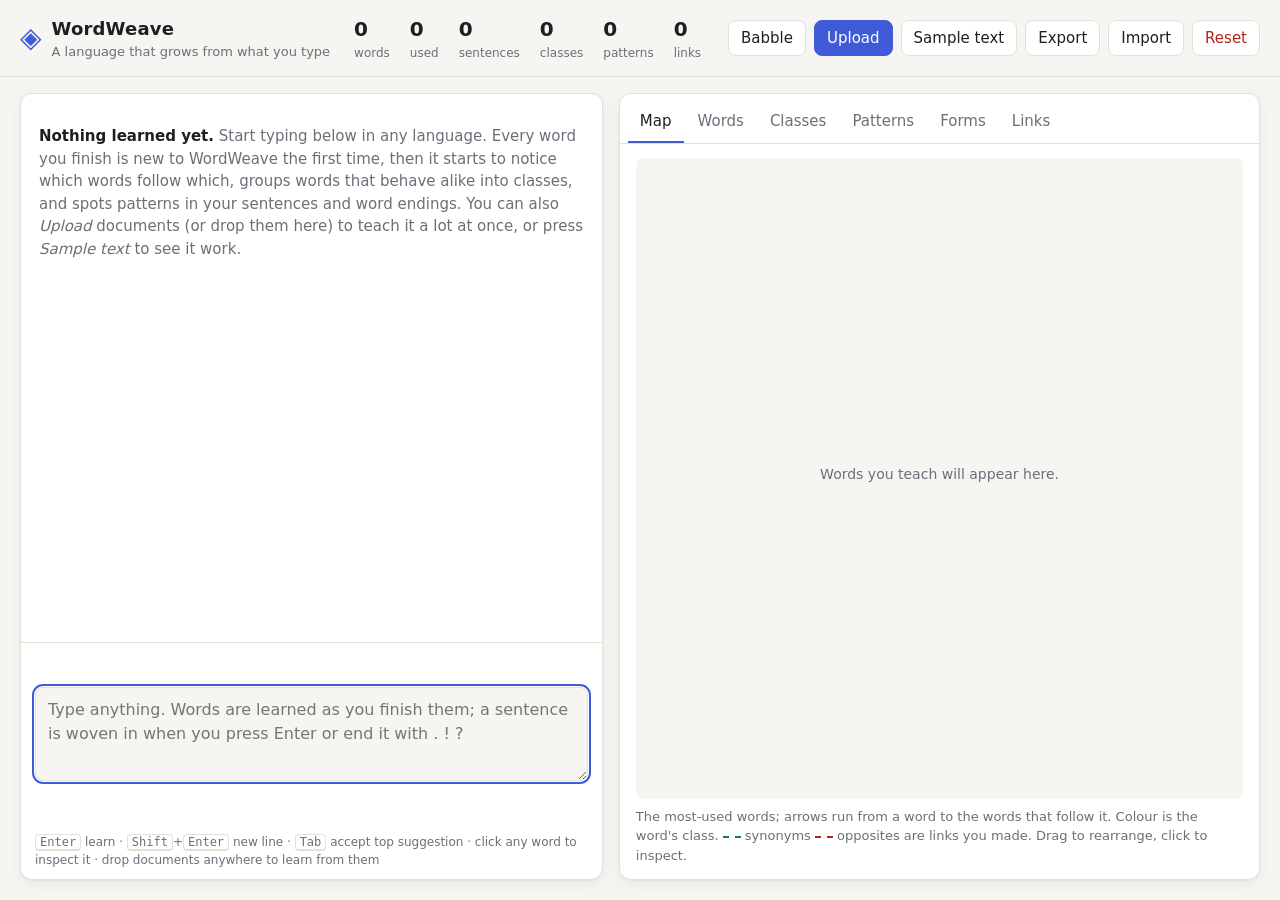
<file: wordweave/index.html>
<!doctype html>
<html lang="en">
<head>
  <meta charset="utf-8">
  <meta name="viewport" content="width=device-width, initial-scale=1">
  <title>WordWeave</title>
  <link rel="stylesheet" href="style.css">
</head>
<body>
  <header class="top">
    <div class="brand">
      <span class="logo" aria-hidden="true">◈</span>
      <div>
        <h1>WordWeave</h1>
        <p class="tagline">A language that grows from what you type</p>
      </div>
    </div>
    <dl class="stats" id="stats"></dl>
    <div class="actions">
      <button id="btn-babble" title="Make up a sentence from what has been learned">Babble</button>
      <button id="btn-upload" class="primary" title="Teach it from documents: text, Markdown, HTML, CSV, subtitles, Word, OpenDocument, EPUB or PDF">Upload</button>
      <button id="btn-sample" title="Teach a short sample text">Sample text</button>
      <button id="btn-export" title="Download the learned language as JSON">Export</button>
      <button id="btn-import" title="Load a language exported earlier">Import</button>
      <button id="btn-reset" class="danger" title="Forget everything">Reset</button>
    </div>
  </header>

  <main class="layout">
    <section class="teach panel" aria-label="Teach">
      <div class="transcript" id="transcript" aria-live="polite"></div>
      <div class="composer">
        <div class="live" id="live" aria-live="polite"></div>
        <textarea id="input" rows="3" autocomplete="off" spellcheck="false"
          placeholder="Type anything. Words are learned as you finish them; a sentence is woven in when you press Enter or end it with . ! ?"></textarea>
        <div class="suggest" id="suggest" aria-label="Suggestions"></div>
        <p class="hint"><kbd>Enter</kbd> learn · <kbd>Shift</kbd>+<kbd>Enter</kbd> new line · <kbd>Tab</kbd> accept top suggestion · click any word to inspect it · drop documents anywhere to learn from them</p>
      </div>
    </section>

    <section class="structure panel" aria-label="Language structure">
      <nav class="tabs" role="tablist">
        <button role="tab" data-tab="map" aria-selected="true">Map</button>
        <button role="tab" data-tab="words">Words</button>
        <button role="tab" data-tab="classes">Classes</button>
        <button role="tab" data-tab="patterns">Patterns</button>
        <button role="tab" data-tab="forms">Forms</button>
        <button role="tab" data-tab="links">Links</button>
      </nav>
      <div class="tab-body" data-body="map">
        <canvas id="graph" aria-label="Map of words and the words that follow them"></canvas>
        <p class="caption">The most-used words; arrows run from a word to the words that follow it. Colour is the word's class.
          <span class="legend syn">synonyms</span> <span class="legend ant">opposites</span> are links you made. Drag to rearrange, click to inspect.</p>
      </div>
      <div class="tab-body" data-body="words" hidden>
        <div class="toolbar">
          <input type="search" id="word-filter" placeholder="Filter words…">
          <select id="word-sort">
            <option value="count">Most used</option>
            <option value="new">Newest</option>
            <option value="alpha">A–Z</option>
          </select>
        </div>
        <div id="word-list" class="word-list"></div>
      </div>
      <div class="tab-body" data-body="classes" hidden>
        <p class="caption">Words that turn up in the same surroundings are grouped into a class. No grammar is built in: these are discovered from your sentences and regrouped every time you teach more.</p>
        <div id="class-list"></div>
      </div>
      <div class="tab-body" data-body="patterns" hidden>
        <p class="caption">Your sentences rewritten as sequences of classes. Repeated patterns are the grammar WordWeave has inferred. <code>*</code> is a word not yet in any class.</p>
        <div id="pattern-list"></div>
      </div>
      <div class="tab-body" data-body="links" hidden>
        <p class="caption">Link words by hand. Synonyms chain together into groups (if <em>big</em> = <em>large</em> and <em>large</em> = <em>huge</em>, all three are one group).
          Opposites carry across groups: if <em>hot</em> = <em>warm</em> and <em>hot</em> is the opposite of <em>cold</em>, then <em>warm</em> is too. Contradictions are refused.</p>
        <form class="link-form" id="links-form" autocomplete="off">
          <input id="links-a" list="vocab" placeholder="word" aria-label="First word" required>
          <select id="links-type" aria-label="Link type">
            <option value="synonym">is a synonym of</option>
            <option value="antonym">is the opposite of</option>
          </select>
          <input id="links-b" list="vocab" placeholder="word" aria-label="Second word" required>
          <button type="submit" class="primary">Link</button>
        </form>
        <div id="links-list"></div>
      </div>
      <div class="tab-body" data-body="forms" hidden>
        <p class="caption">Endings and beginnings that turn one known word into another. An affix counts once it works on at least two different words.</p>
        <div id="forms-list"></div>
      </div>
    </section>
  </main>

  <aside class="drawer" id="drawer" hidden aria-label="Word details">
    <button class="close" id="drawer-close" aria-label="Close">×</button>
    <div id="drawer-body"></div>
  </aside>

  <!-- Off-screen rather than display:none: some browsers (iOS Safari, in-app browsers) won't open a picker for a hidden input. -->
  <input type="file" id="file-upload" class="offscreen" multiple tabindex="-1" aria-hidden="true">
  <input type="file" id="file-import" class="offscreen" accept=".json,application/json" tabindex="-1" aria-hidden="true">
  <datalist id="vocab"></datalist>
  <div class="toasts" id="toasts" aria-live="polite"></div>
  <div class="drop-overlay" aria-hidden="true"><div>Drop documents to teach WordWeave<small>Text, Markdown, HTML, CSV, subtitles, Word, OpenDocument, EPUB, PDF</small></div></div>

  <script src="lexicon.js"></script>
  <script src="documents.js"></script>
  <script src="app.js"></script>
</body>
</html>
</file>
<file: wordweave/style.css>
:root {
  --bg: #f6f5f1;
  --panel: #ffffff;
  --ink: #1d1f24;
  --muted: #6b6f78;
  --line: #e2e0d9;
  --accent: #3f5bd8;
  --accent-soft: #e6eafc;
  --new: #c2410c;
  --new-soft: #ffedd5;
  --danger: #b42318;
  --syn: #15803d;
  --class-l: 40%;
  --shadow: 0 1px 2px rgba(0, 0, 0, .05), 0 4px 16px rgba(0, 0, 0, .05);
  color-scheme: light;
}

@media (prefers-color-scheme: dark) {
  :root:not([data-theme="light"]) {
    --bg: #14161b;
    --panel: #1c1f26;
    --ink: #e8e9ec;
    --muted: #9599a3;
    --line: #2d313b;
    --accent: #8fa2ff;
    --accent-soft: #252c48;
    --new: #fb923c;
    --new-soft: #3b2414;
    --danger: #f97066;
    --syn: #4ade80;
    --class-l: 70%;
    --shadow: none;
    color-scheme: dark;
  }
}

:root[data-theme="dark"] {
  --bg: #14161b;
  --panel: #1c1f26;
  --ink: #e8e9ec;
  --muted: #9599a3;
  --line: #2d313b;
  --accent: #8fa2ff;
  --accent-soft: #252c48;
  --new: #fb923c;
  --new-soft: #3b2414;
  --danger: #f97066;
  --syn: #4ade80;
  --class-l: 70%;
  --shadow: none;
  color-scheme: dark;
}

* { box-sizing: border-box; }

html, body { height: 100%; }

body {
  margin: 0;
  background: var(--bg);
  color: var(--ink);
  font: 15px/1.5 system-ui, -apple-system, "Segoe UI", Roboto, sans-serif;
  display: flex;
  flex-direction: column;
}

button, .button, input, select, textarea { font: inherit; color: inherit; }

button, .button {
  background: var(--panel);
  border: 1px solid var(--line);
  border-radius: 8px;
  padding: 6px 12px;
  cursor: pointer;
}
button:hover, .button:hover { border-color: var(--accent); }
button:focus-visible, .button:focus-within, textarea:focus-visible, input:focus-visible, select:focus-visible {
  outline: 2px solid var(--accent);
  outline-offset: 1px;
}
.offscreen { position: fixed; left: -10000px; top: 0; width: 1px; height: 1px; opacity: 0; }
.danger { color: var(--danger); }
.danger.armed { background: var(--danger); border-color: var(--danger); color: var(--panel); }
.primary { background: var(--accent); border-color: var(--accent); color: var(--panel); }
.primary:hover { filter: brightness(1.08); }

kbd {
  font: 12px ui-monospace, SFMono-Regular, Menlo, monospace;
  border: 1px solid var(--line);
  border-bottom-width: 2px;
  border-radius: 4px;
  padding: 0 4px;
}

code { font: 13px ui-monospace, SFMono-Regular, Menlo, monospace; }

/* ---- header ---- */
.top {
  display: flex;
  align-items: center;
  gap: 24px;
  flex-wrap: wrap;
  padding: 14px 20px;
  border-bottom: 1px solid var(--line);
}
.brand { display: flex; align-items: center; gap: 10px; }
.logo { font-size: 28px; color: var(--accent); }
h1 { font-size: 18px; margin: 0; letter-spacing: .01em; }
.tagline { margin: 0; color: var(--muted); font-size: 13px; }
.stats { display: flex; gap: 20px; margin: 0; flex: 1; flex-wrap: wrap; }
.stats div { display: flex; flex-direction: column; }
.stats dt { font-size: 12px; color: var(--muted); order: 2; }
.stats dd { margin: 0; font-size: 20px; font-weight: 600; font-variant-numeric: tabular-nums; }
.actions { display: flex; gap: 8px; flex-wrap: wrap; }

/* ---- layout ---- */
.layout {
  flex: 1;
  min-height: 0;
  display: grid;
  grid-template-columns: minmax(0, 1fr) minmax(0, 1.1fr);
  gap: 16px;
  padding: 16px 20px 20px;
}
.panel {
  background: var(--panel);
  border: 1px solid var(--line);
  border-radius: 12px;
  box-shadow: var(--shadow);
  min-height: 0;
  display: flex;
  flex-direction: column;
}

/* ---- teach ---- */
.transcript {
  flex: 1;
  overflow-y: auto;
  padding: 16px 18px;
  min-height: 160px;
}
.transcript .empty { color: var(--muted); }
.transcript .empty strong { color: var(--ink); }
.line { margin: 0 0 8px; }
.line.generated { color: var(--muted); font-style: italic; }
.line.generated::before { content: "babble · "; font-style: normal; font-size: 12px; }

.w {
  cursor: pointer;
  border-radius: 3px;
  color: hsl(var(--h, 0) 60% var(--class-l));
}
.w.unclassed { color: var(--ink); }
.w:hover { background: var(--accent-soft); }
.w.fresh {
  background: var(--new-soft);
  box-shadow: inset 0 -2px 0 var(--new);
  animation: pop .6s ease-out;
}
@keyframes pop {
  0% { transform: scale(1.25); }
  100% { transform: scale(1); }
}

.composer { border-top: 1px solid var(--line); padding: 12px 14px 10px; }
.live { min-height: 26px; display: flex; flex-wrap: wrap; gap: 4px; margin-bottom: 6px; }
.live .tok {
  font-size: 13px;
  padding: 1px 8px;
  border-radius: 999px;
  background: var(--bg);
  color: var(--muted);
}
.live .tok.new {
  background: var(--new-soft);
  color: var(--new);
  font-weight: 600;
  animation: pop .4s ease-out;
}
.live .tok.new::after { content: " new"; font-weight: 400; font-size: 11px; }
.live .tok.typing { border: 1px dashed var(--line); background: transparent; }

textarea {
  width: 100%;
  resize: vertical;
  border: 1px solid var(--line);
  border-radius: 8px;
  padding: 10px 12px;
  background: var(--bg);
  font-size: 16px;
}

.suggest { display: flex; gap: 6px; flex-wrap: wrap; min-height: 32px; margin-top: 8px; }
.suggest button {
  padding: 3px 10px;
  border-radius: 999px;
  font-size: 14px;
  background: var(--accent-soft);
  border-color: transparent;
}
.suggest button:first-child { border-color: var(--accent); }
.suggest .why { color: var(--muted); font-size: 11px; margin-left: 4px; }
.suggest .none { color: var(--muted); font-size: 13px; align-self: center; }
.hint { margin: 6px 0 0; color: var(--muted); font-size: 12px; }

/* ---- structure ---- */
.tabs { display: flex; gap: 2px; padding: 8px 8px 0; border-bottom: 1px solid var(--line); overflow-x: auto; }
.tabs button {
  border: none;
  border-bottom: 2px solid transparent;
  border-radius: 0;
  background: none;
  padding: 8px 12px;
  color: var(--muted);
}
.tabs button[aria-selected="true"] { color: var(--ink); border-bottom-color: var(--accent); }
.tab-body { flex: 1; min-height: 0; overflow-y: auto; padding: 14px 16px; display: flex; flex-direction: column; }
.tab-body[hidden] { display: none; }
.caption { color: var(--muted); font-size: 13px; margin: 0 0 12px; }
.tab-body[data-body="map"] .caption { margin: 8px 0 0; }
#graph { flex: 1; width: 100%; min-height: 320px; border-radius: 8px; background: var(--bg); touch-action: none; }

.toolbar { display: flex; gap: 8px; margin-bottom: 10px; }
.toolbar input { flex: 1; }
.toolbar input, .toolbar select {
  border: 1px solid var(--line);
  border-radius: 8px;
  padding: 6px 10px;
  background: var(--bg);
}

.word-list { display: flex; flex-wrap: wrap; gap: 6px; align-content: flex-start; }
.chip {
  display: inline-flex;
  align-items: baseline;
  gap: 6px;
  padding: 3px 10px;
  border: 1px solid var(--line);
  border-radius: 999px;
  cursor: pointer;
  background: var(--panel);
}
.chip:hover { border-color: var(--accent); }
.chip small { color: var(--muted); font-variant-numeric: tabular-nums; }

.card {
  border: 1px solid var(--line);
  border-radius: 10px;
  padding: 12px 14px;
  margin-bottom: 10px;
}
.card h3 { margin: 0 0 6px; font-size: 15px; display: flex; align-items: center; gap: 8px; }
.card h3 .dot { width: 10px; height: 10px; border-radius: 50%; background: hsl(var(--h) 60% var(--class-l)); }
.card h3 small { color: var(--muted); font-weight: 400; }
.card .members { display: flex; flex-wrap: wrap; gap: 4px 10px; margin-bottom: 6px; }
.card .rel { font-size: 13px; color: var(--muted); }
.card .rel b { color: var(--ink); font-weight: 600; }
.bar { height: 6px; border-radius: 3px; background: var(--accent-soft); margin-top: 6px; overflow: hidden; }
.bar span { display: block; height: 100%; background: var(--accent); }

.pattern { font: 14px ui-monospace, SFMono-Regular, Menlo, monospace; display: flex; flex-wrap: wrap; gap: 4px; margin-bottom: 4px; }
.pattern .tag { padding: 0 6px; border-radius: 4px; background: var(--bg); color: hsl(var(--h, 0) 60% var(--class-l)); font-weight: 600; }
.pattern .tag.star { color: var(--muted); }
.examples { font-size: 13px; color: var(--muted); margin: 0; padding-left: 18px; }

.empty-state { color: var(--muted); font-size: 14px; }

/* ---- drawer ---- */
.drawer {
  position: fixed;
  top: 0;
  right: 0;
  bottom: 0;
  width: min(380px, 100vw);
  background: var(--panel);
  border-left: 1px solid var(--line);
  box-shadow: -8px 0 24px rgba(0, 0, 0, .12);
  padding: 20px;
  overflow-y: auto;
  z-index: 10;
}
.drawer .close { position: absolute; top: 12px; right: 12px; font-size: 20px; line-height: 1; padding: 2px 10px; }
.drawer h2 { margin: 0 0 4px; font-size: 26px; }
.drawer .meta { color: var(--muted); font-size: 13px; margin: 0 0 14px; }
.drawer h4 { margin: 16px 0 6px; font-size: 12px; text-transform: uppercase; letter-spacing: .06em; color: var(--muted); }
.drawer .row { display: flex; flex-wrap: wrap; gap: 6px; }
.drawer .forget { margin-top: 22px; }
.pill { display: inline-block; font-size: 12px; padding: 1px 8px; border-radius: 999px; background: var(--accent-soft); margin-right: 4px; }

/* ---- links ---- */
.link-form { display: flex; flex-wrap: wrap; gap: 8px; align-items: center; margin-bottom: 14px; }
.link-form input, .link-form select {
  border: 1px solid var(--line);
  border-radius: 8px;
  padding: 6px 10px;
  background: var(--bg);
  min-width: 0;
}
.link-form input { flex: 1 1 110px; }
.drawer .link-form input { flex-basis: 100%; }
.unlink {
  border: none;
  background: none;
  padding: 0 2px;
  margin-left: -2px;
  color: var(--muted);
  font-size: 15px;
  line-height: 1;
}
.unlink:hover { color: var(--danger); }
.chip.syn { border-color: var(--syn); }
.chip.ant { border-color: var(--danger); }
.chip.inferred { border-style: dashed; }
.pairs { display: flex; flex-direction: column; gap: 6px; }
.pair { display: flex; flex-wrap: wrap; align-items: center; gap: 6px; }
.pair .vs { color: var(--danger); font-weight: 600; }
.legend { white-space: nowrap; }
.legend::before {
  content: "";
  display: inline-block;
  width: 18px;
  margin-right: 4px;
  vertical-align: middle;
  border-top: 2px dashed var(--syn);
}
.legend.ant::before { border-top-color: var(--danger); }

/* ---- documents ---- */
.line.doc {
  border: 1px solid var(--line);
  border-radius: 10px;
  padding: 10px 12px;
  margin: 4px 0 12px;
  background: var(--bg);
}
.doc-head { display: flex; align-items: center; gap: 8px; overflow-wrap: anywhere; }
.badge {
  font-size: 11px;
  text-transform: uppercase;
  letter-spacing: .06em;
  padding: 1px 6px;
  border-radius: 4px;
  background: var(--accent-soft);
  color: var(--accent);
  flex: none;
}
.doc-meta { font-size: 13px; color: var(--muted); }
.doc-excerpt { margin: 6px 0; font-size: 13px; color: var(--muted); font-style: italic; }
.doc-new { display: flex; flex-wrap: wrap; gap: 4px 8px; font-size: 14px; }
.doc-new .more { color: var(--muted); font-size: 12px; align-self: center; }

.drop-overlay {
  display: none;
  position: fixed;
  inset: 0;
  z-index: 30;
  background: color-mix(in srgb, var(--bg) 80%, transparent);
  align-items: center;
  justify-content: center;
  padding: 16px;
  pointer-events: none;
}
.drop-overlay div {
  border: 2px dashed var(--accent);
  border-radius: 16px;
  padding: 40px 48px;
  background: var(--panel);
  font-size: 20px;
  font-weight: 600;
  text-align: center;
  display: flex;
  flex-direction: column;
  gap: 6px;
}
.drop-overlay small { font-size: 13px; font-weight: 400; color: var(--muted); }
body.dropping .drop-overlay { display: flex; }

/* ---- toasts ---- */
.toasts { position: fixed; right: 20px; top: 84px; display: flex; align-items: flex-end; flex-direction: column; gap: 8px; z-index: 20; pointer-events: none; }
.toast {
  background: var(--ink);
  color: var(--bg);
  padding: 8px 14px;
  border-radius: 8px;
  font-size: 14px;
  box-shadow: var(--shadow);
  animation: rise .25s ease-out;
  max-width: min(560px, 90vw);
}
@keyframes rise { from { opacity: 0; transform: translateY(8px); } }

@media (max-width: 860px) {
  html, body { height: auto; }
  .layout { display: flex; flex-direction: column; padding: 12px 16px 16px; }
  .top { padding: 12px 16px; gap: 12px; }
  .stats { gap: 14px; }
  .transcript { flex: none; max-height: 40vh; }
  .structure { min-height: 480px; }
  #graph { min-height: 340px; }
  .toasts { top: auto; bottom: 16px; right: 16px; left: 16px; align-items: stretch; }
}

@media (prefers-reduced-motion: reduce) {
  *, *::before, *::after { animation: none !important; }
}
</file>
